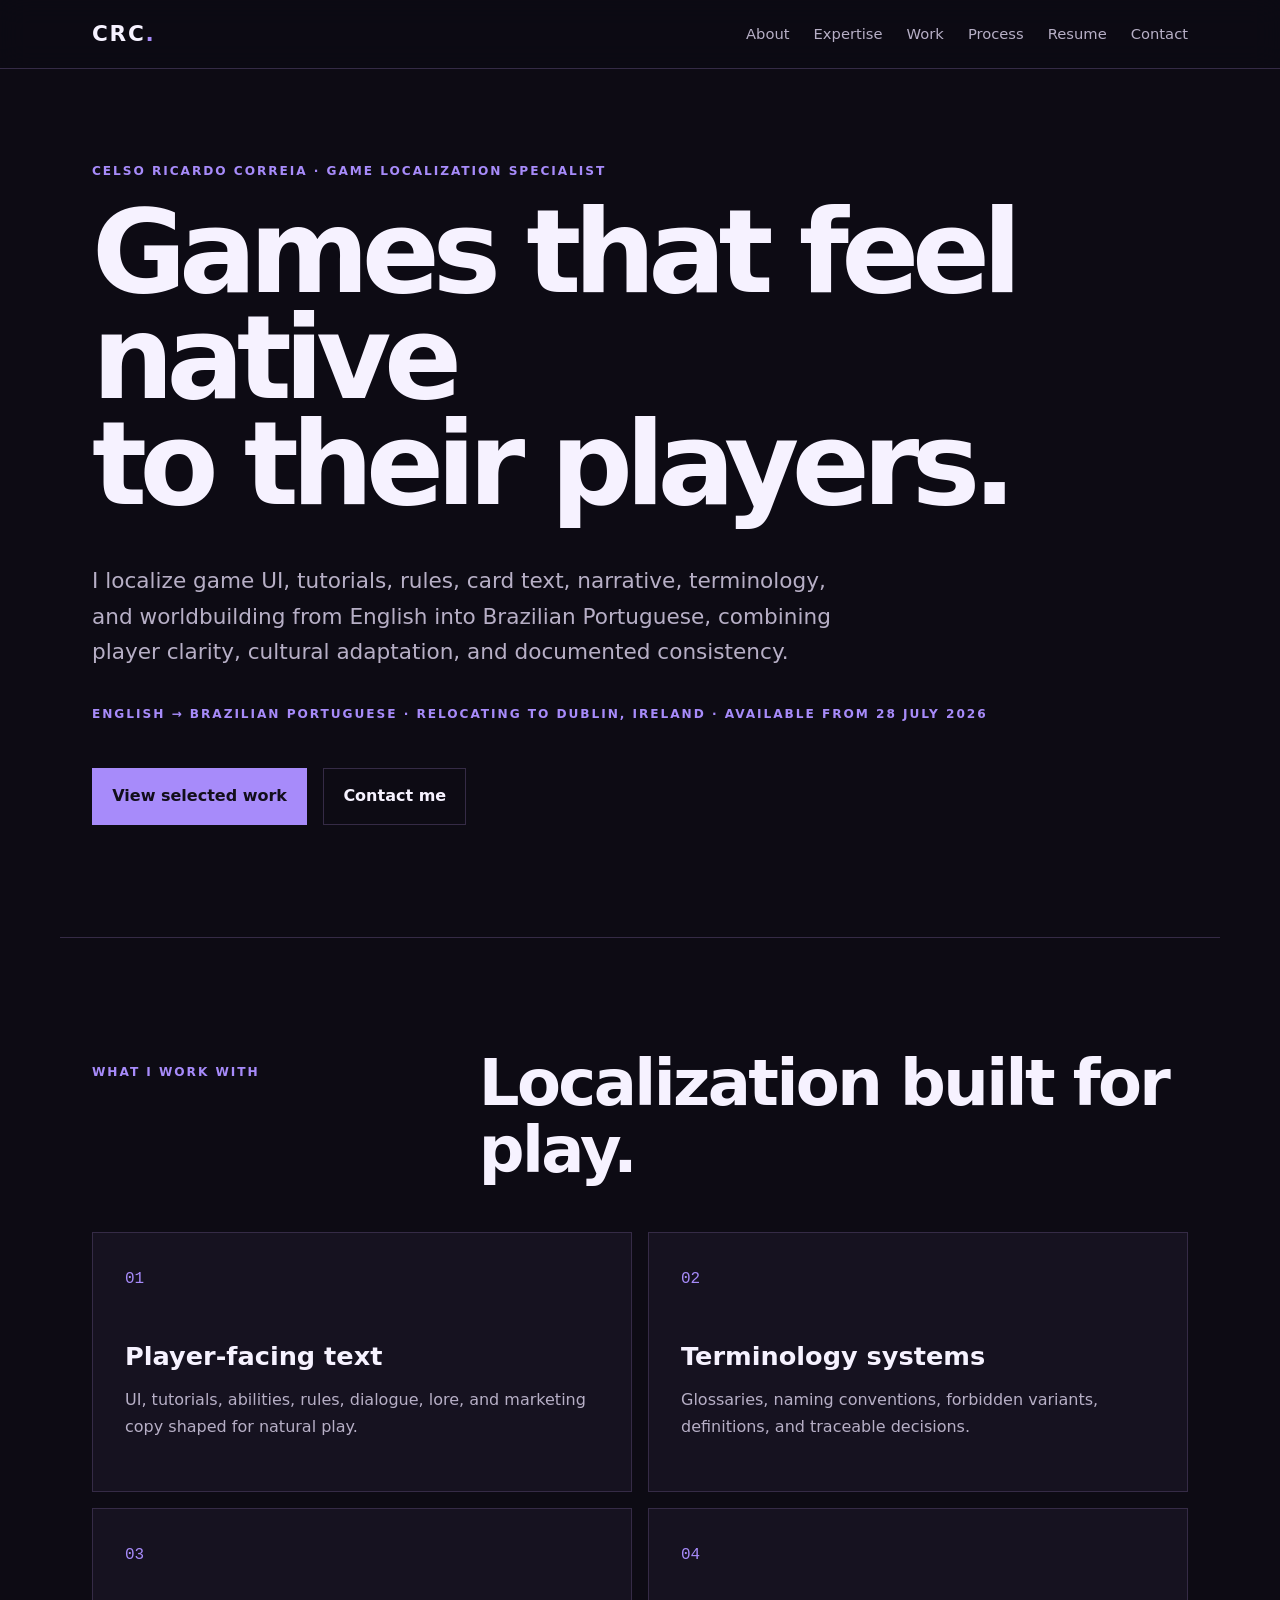
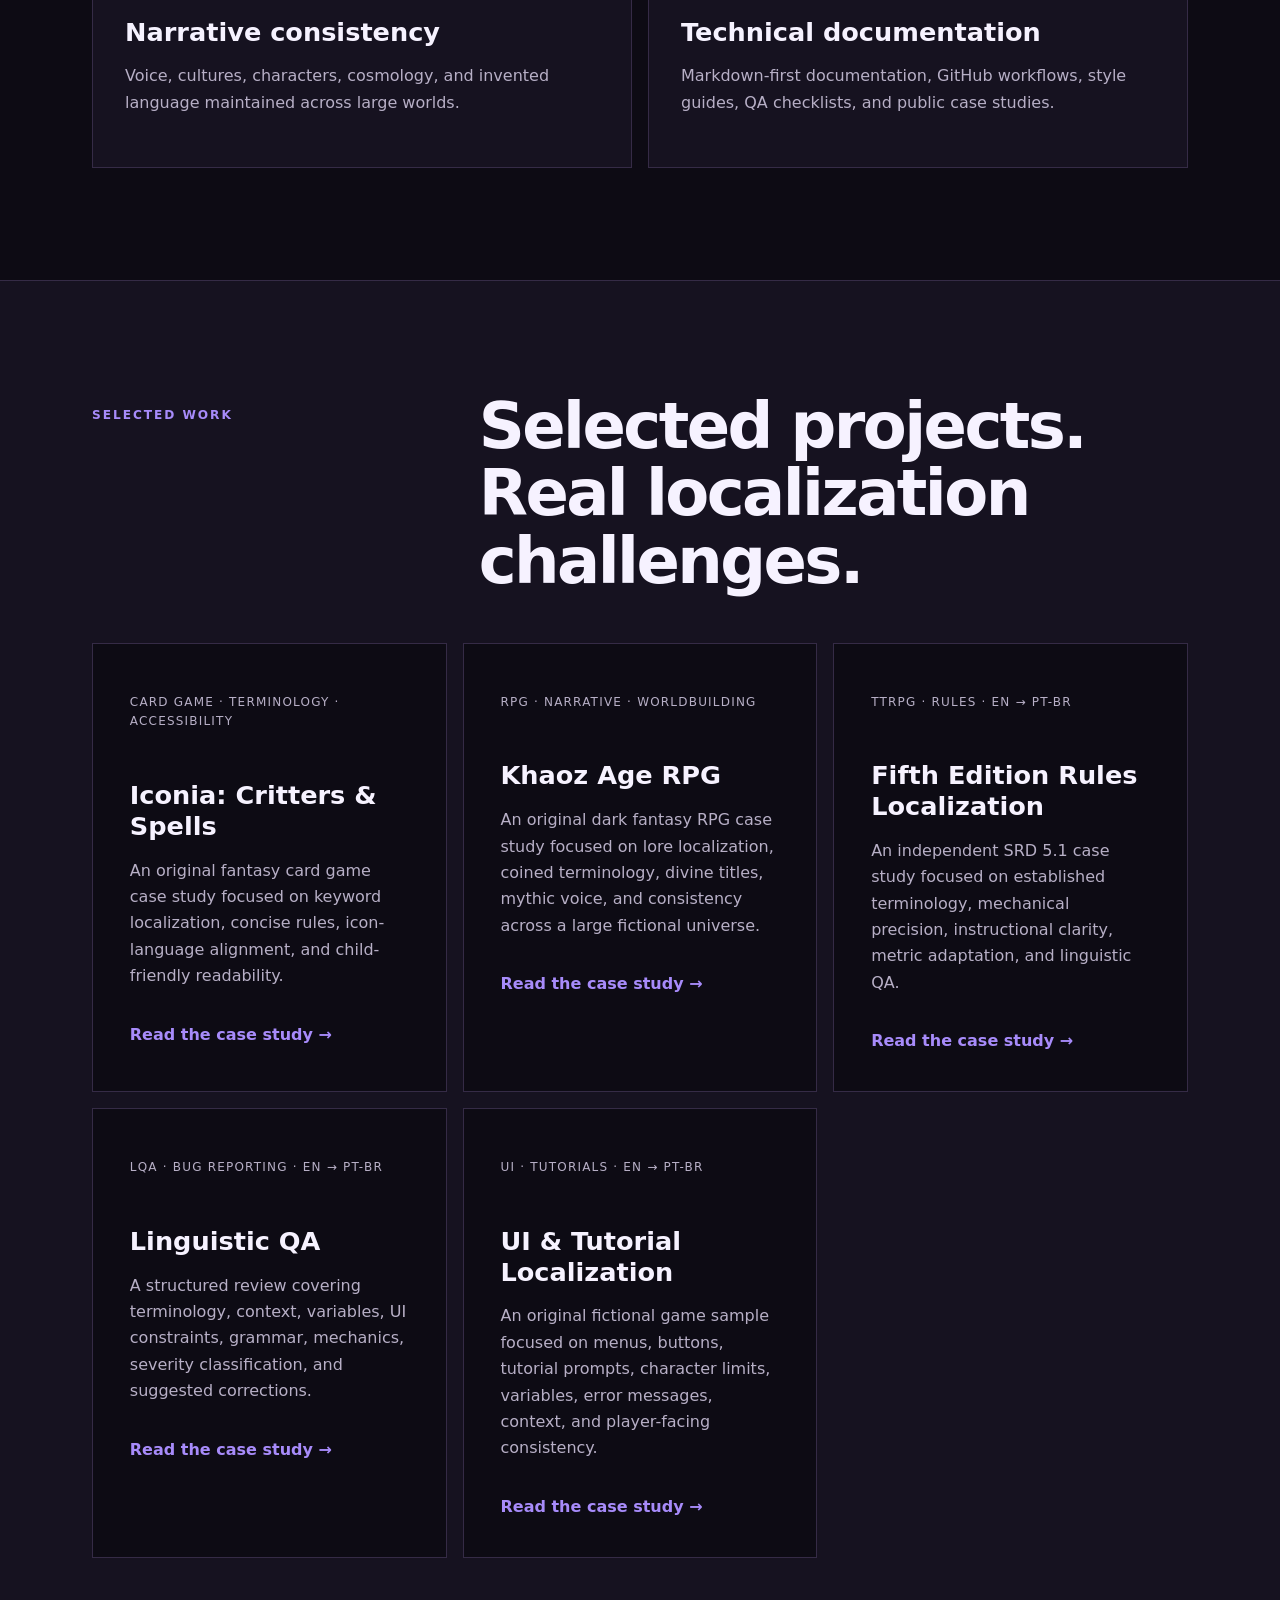
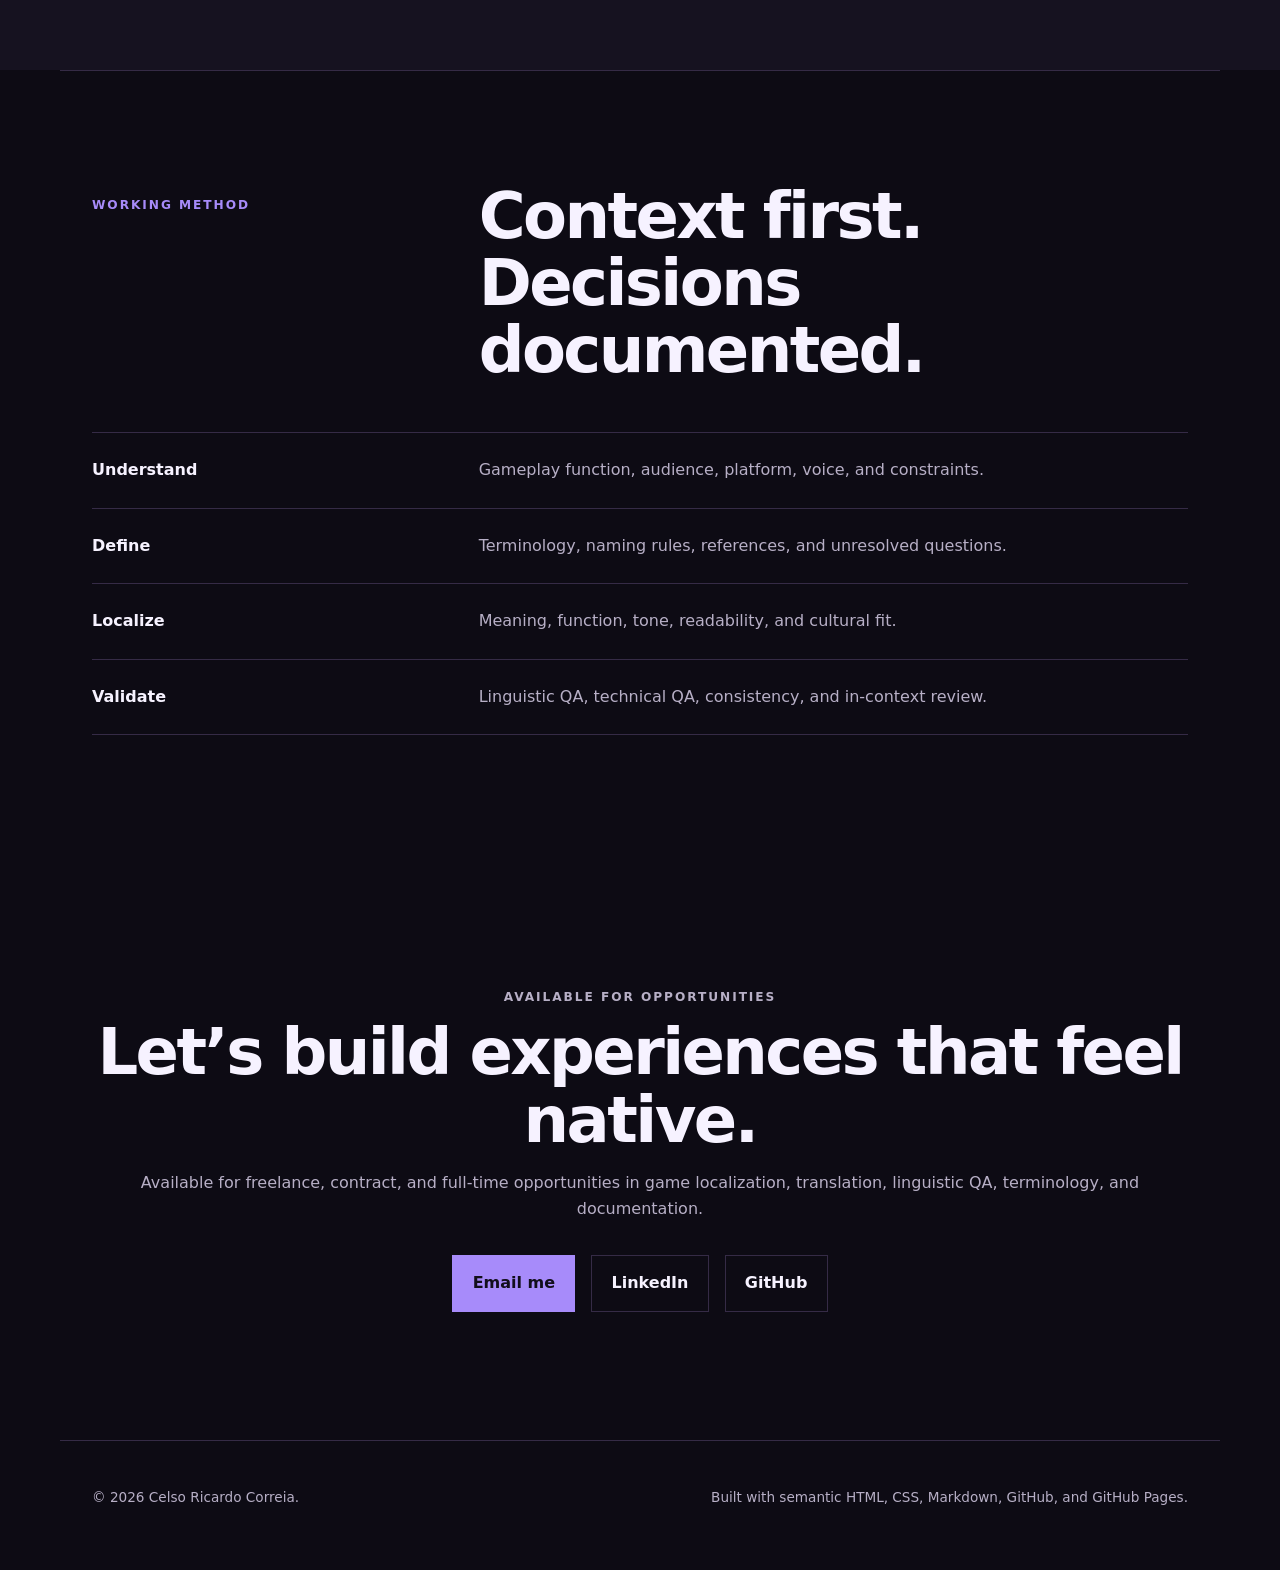
<file: website/index.html>
<!doctype html>
<html lang="en">
<head>
  <meta charset="utf-8">
  <meta name="viewport" content="width=device-width, initial-scale=1">
  <meta name="description" content="Portfolio of Celso Ricardo Correia, a Game Localization Specialist working from English into Brazilian Portuguese across UI, tutorials, rules, narrative, terminology, and worldbuilding.">
  <title>Celso Ricardo Correia | Game Localization Specialist</title>

  <link rel="canonical" href="https://celsorcorreia.github.io/Game-Localization-Portfolio/">
  <link rel="stylesheet" href="assets/css/style.css">

  <meta property="og:type" content="website">
  <meta property="og:title" content="Celso Ricardo Correia | Game Localization">
  <meta property="og:description" content="English-to-Brazilian Portuguese game localization, terminology, rules, narrative, and linguistic QA.">
  <meta property="og:url" content="https://celsorcorreia.github.io/Game-Localization-Portfolio/">
  <meta property="og:image" content="https://celsorcorreia.github.io/Game-Localization-Portfolio/assets/images/social-preview.png">
  <meta name="twitter:card" content="summary_large_image">
</head>
<body>
  <header class="site-header">
    <a class="brand" href="#top" aria-label="Celso Ricardo Correia — Home">CRC<span>.</span></a>

    <button
      class="menu-toggle"
      type="button"
      aria-expanded="false"
      aria-controls="primary-navigation"
      aria-label="Open navigation"
    >
      Menu
    </button>

    <nav id="primary-navigation" aria-label="Primary navigation">
      <a href="about.html">About</a>
      <a href="#expertise">Expertise</a>
      <a href="#projects">Work</a>
      <a href="#process">Process</a>
      <a href="resume.html">Resume</a>
      <a href="#contact">Contact</a>
    </nav>
  </header>

  <main id="top">
    <section class="hero">
      <p class="eyebrow">Celso Ricardo Correia · Game Localization Specialist</p>
      <h1>Games that feel native<br>to their players.</h1>
      <p class="hero-copy">I localize game UI, tutorials, rules, card text, narrative, terminology, and worldbuilding from English into Brazilian Portuguese, combining player clarity, cultural adaptation, and documented consistency.</p>
      <p class="eyebrow">English → Brazilian Portuguese · Relocating to Dublin, Ireland · Available from 28 July 2026</p>
      <div class="actions">
        <a class="button primary" href="#projects">View selected work</a>
        <a class="button secondary" href="#contact">Contact me</a>
      </div>
    </section>

    <section id="expertise" class="section">
      <div class="section-heading">
        <p class="eyebrow">What I work with</p>
        <h2>Localization built for play.</h2>
      </div>

      <div class="grid cards">
        <article>
          <span>01</span>
          <h3>Player-facing text</h3>
          <p>UI, tutorials, abilities, rules, dialogue, lore, and marketing copy shaped for natural play.</p>
        </article>
        <article>
          <span>02</span>
          <h3>Terminology systems</h3>
          <p>Glossaries, naming conventions, forbidden variants, definitions, and traceable decisions.</p>
        </article>
        <article>
          <span>03</span>
          <h3>Narrative consistency</h3>
          <p>Voice, cultures, characters, cosmology, and invented language maintained across large worlds.</p>
        </article>
        <article>
          <span>04</span>
          <h3>Technical documentation</h3>
          <p>Markdown-first documentation, GitHub workflows, style guides, QA checklists, and public case studies.</p>
        </article>
      </div>
    </section>

    <section id="projects" class="section alt">
      <div class="section-heading">
        <p class="eyebrow">Selected work</p>
        <h2>Selected projects. Real localization challenges.</h2>
      </div>

      <div class="projects">
        <article class="project">
          <p class="project-type">Card Game · Terminology · Accessibility</p>
          <h3>Iconia: Critters &amp; Spells</h3>
          <p>An original fantasy card game case study focused on keyword localization, concise rules, icon-language alignment, and child-friendly readability.</p>
          <a href="case-studies/iconia-keywords.html">Read the case study →</a>
        </article>

        <article class="project">
          <p class="project-type">RPG · Narrative · Worldbuilding</p>
          <h3>Khaoz Age RPG</h3>
          <p>An original dark fantasy RPG case study focused on lore localization, coined terminology, divine titles, mythic voice, and consistency across a large fictional universe.</p>
          <a href="case-studies/khaoz-age-rpg.html">Read the case study →</a>
        </article>

        <article class="project">
          <p class="project-type">TTRPG · Rules · EN → PT-BR</p>
          <h3>Fifth Edition Rules Localization</h3>
          <p>An independent SRD 5.1 case study focused on established terminology, mechanical precision, instructional clarity, metric adaptation, and linguistic QA.</p>
          <a href="case-studies/ttrpg-rules-localization.html">Read the case study →</a>
        </article>

        <article class="project">
          <p class="project-type">LQA · Bug Reporting · EN → PT-BR</p>
          <h3>Linguistic QA</h3>
          <p>A structured review covering terminology, context, variables, UI constraints, grammar, mechanics, severity classification, and suggested corrections.</p>
          <a href="case-studies/linguistic-qa.html">Read the case study →</a>
        </article>

        <article class="project">
          <p class="project-type">UI · Tutorials · EN → PT-BR</p>
          <h3>UI &amp; Tutorial Localization</h3>
          <p>An original fictional game sample focused on menus, buttons, tutorial prompts, character limits, variables, error messages, context, and player-facing consistency.</p>
          <a href="case-studies/ui-tutorial-localization.html">Read the case study →</a>
        </article>
      </div>
    </section>

    <section id="process" class="section">
      <div class="section-heading">
        <p class="eyebrow">Working method</p>
        <h2>Context first. Decisions documented.</h2>
      </div>

      <ol class="process">
        <li><strong>Understand</strong><span>Gameplay function, audience, platform, voice, and constraints.</span></li>
        <li><strong>Define</strong><span>Terminology, naming rules, references, and unresolved questions.</span></li>
        <li><strong>Localize</strong><span>Meaning, function, tone, readability, and cultural fit.</span></li>
        <li><strong>Validate</strong><span>Linguistic QA, technical QA, consistency, and in-context review.</span></li>
      </ol>
    </section>

    <section id="contact" class="contact">
      <p class="eyebrow">Available for opportunities</p>
      <h2>Let’s build experiences that feel native.</h2>
      <p>Available for freelance, contract, and full-time opportunities in game localization, translation, linguistic QA, terminology, and documentation.</p>

      <div class="actions">
        <a class="button primary" href="mailto:celsor.correia@gmail.com">Email me</a>
        <a class="button secondary" href="https://www.linkedin.com/in/celso-ricardo-correia/" target="_blank" rel="noopener noreferrer">LinkedIn</a>
        <a class="button secondary" href="https://github.com/celsorcorreia" target="_blank" rel="noopener noreferrer">GitHub</a>
      </div>
    </section>
  </main>

  <footer>
    <p>© <span id="year"></span> Celso Ricardo Correia.</p>
    <p>Built with semantic HTML, CSS, Markdown, GitHub, and GitHub Pages.</p>
  </footer>

  <script src="assets/js/main.js"></script>
</body>
</html>
</file>
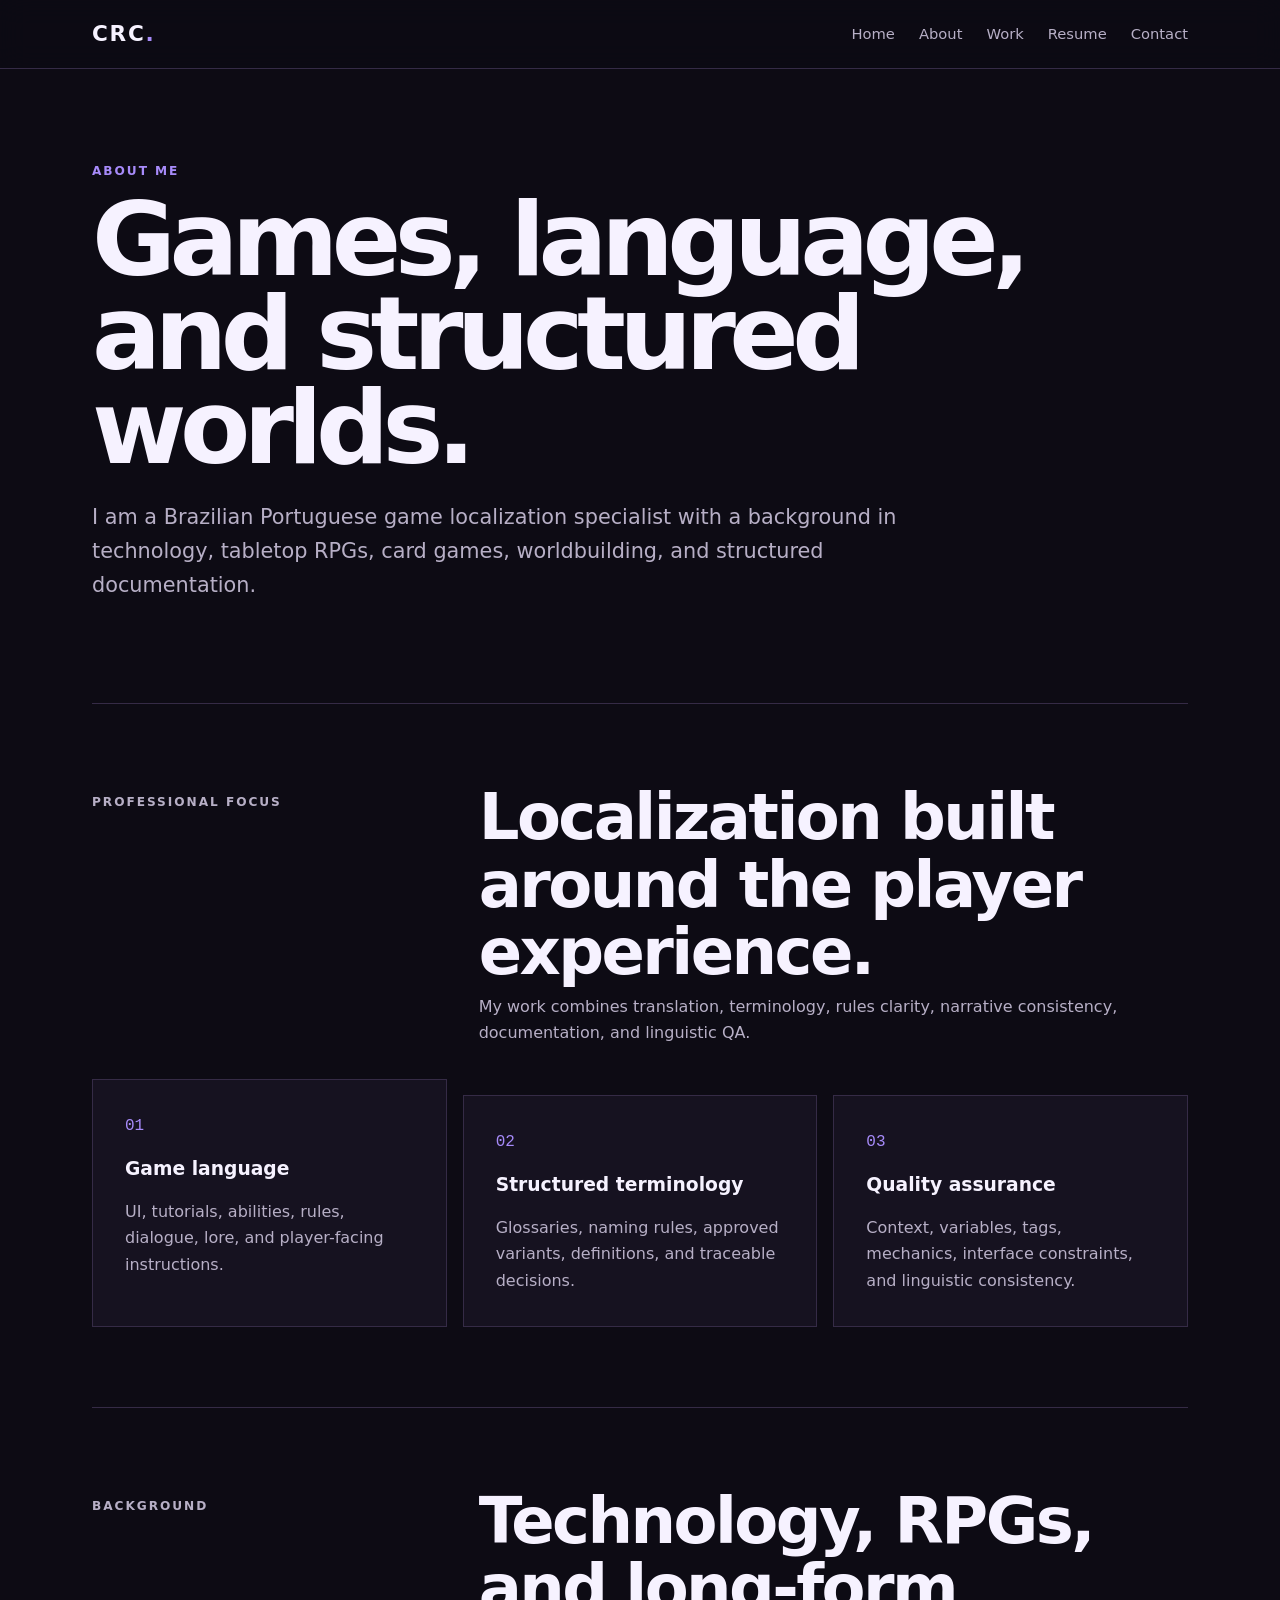
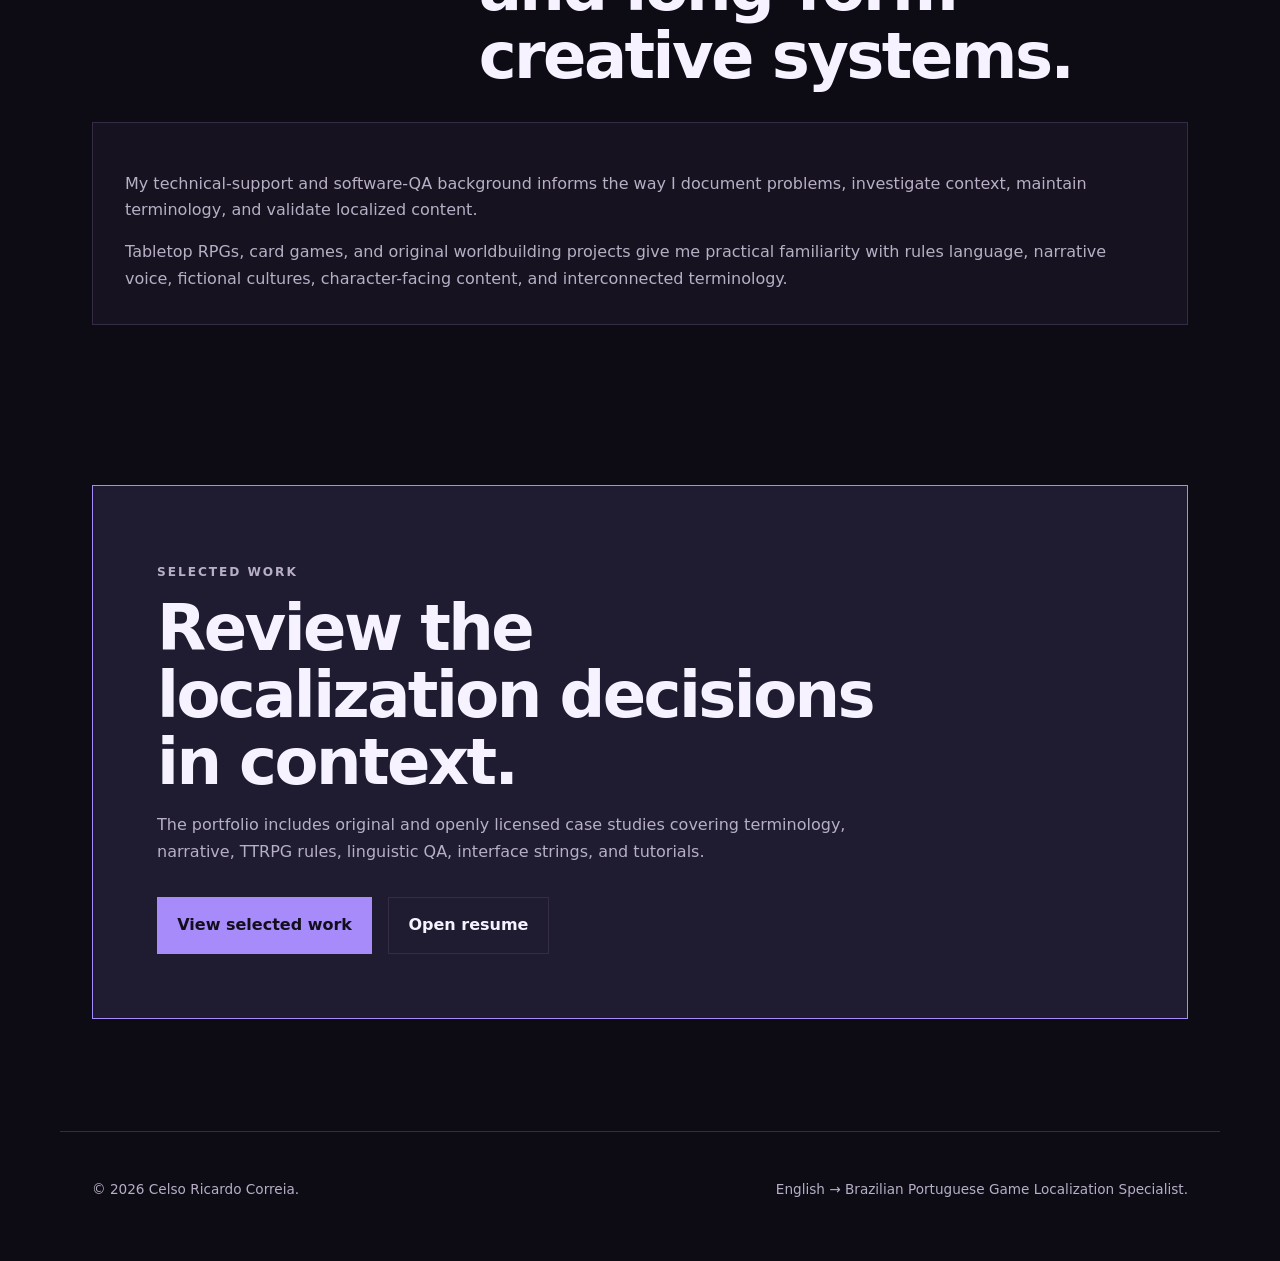
<file: website/about.html>
<!doctype html>
<html lang="en">
<head>
  <meta charset="utf-8">
  <meta name="viewport" content="width=device-width, initial-scale=1">
  <meta name="description" content="About Celso Ricardo Correia, an English-to-Brazilian Portuguese Game Localization Specialist.">
  <title>About | Celso Ricardo Correia</title>

  <link rel="canonical" href="https://celsorcorreia.github.io/Game-Localization-Portfolio/about.html">
  <link rel="stylesheet" href="assets/css/style.css">

  <meta property="og:type" content="profile">
  <meta property="og:title" content="About | Celso Ricardo Correia">
  <meta property="og:description" content="Game localization, terminology, TTRPG rules, narrative, worldbuilding, documentation, and linguistic QA.">
  <meta property="og:url" content="https://celsorcorreia.github.io/Game-Localization-Portfolio/about.html">
  <meta property="og:image" content="https://celsorcorreia.github.io/Game-Localization-Portfolio/assets/images/social-preview.png">
  <meta name="twitter:card" content="summary_large_image">
</head>
<body>
  <header class="site-header">
    <a class="brand" href="index.html" aria-label="Celso Ricardo Correia — Home">CRC<span>.</span></a>

    <button
      class="menu-toggle"
      type="button"
      aria-expanded="false"
      aria-controls="primary-navigation"
      aria-label="Open navigation"
    >
      Menu
    </button>

    <nav id="primary-navigation" aria-label="Primary navigation">
      <a href="index.html">Home</a>
      <a href="about.html" aria-current="page">About</a>
      <a href="index.html#projects">Work</a>
      <a href="resume.html">Resume</a>
      <a href="index.html#contact">Contact</a>
    </nav>
  </header>

  <main class="case-main">
    <section class="case-hero">
      <p class="eyebrow">About me</p>
      <h1>Games, language,<br>and structured worlds.</h1>

      <p class="case-lead">
        I am a Brazilian Portuguese game localization specialist with a
        background in technology, tabletop RPGs, card games, worldbuilding,
        and structured documentation.
      </p>
    </section>

    <section class="case-section">
      <div class="case-section-heading">
        <p class="eyebrow">Professional focus</p>
        <div>
          <h2>Localization built around the player experience.</h2>
          <p>
            My work combines translation, terminology, rules clarity,
            narrative consistency, documentation, and linguistic QA.
          </p>
        </div>
      </div>

      <div class="objectives-grid">
        <article class="case-card objective-card">
          <span class="objective-number">01</span>
          <h3>Game language</h3>
          <p>UI, tutorials, abilities, rules, dialogue, lore, and player-facing instructions.</p>
        </article>

        <article class="case-card objective-card">
          <span class="objective-number">02</span>
          <h3>Structured terminology</h3>
          <p>Glossaries, naming rules, approved variants, definitions, and traceable decisions.</p>
        </article>

        <article class="case-card objective-card">
          <span class="objective-number">03</span>
          <h3>Quality assurance</h3>
          <p>Context, variables, tags, mechanics, interface constraints, and linguistic consistency.</p>
        </article>
      </div>
    </section>

    <section class="case-section">
      <div class="case-section-heading">
        <p class="eyebrow">Background</p>
        <div>
          <h2>Technology, RPGs, and long-form creative systems.</h2>
        </div>
      </div>

      <article class="case-card">
        <p>
          My technical-support and software-QA background informs the way I
          document problems, investigate context, maintain terminology, and
          validate localized content.
        </p>
        <p>
          Tabletop RPGs, card games, and original worldbuilding projects give
          me practical familiarity with rules language, narrative voice,
          fictional cultures, character-facing content, and interconnected
          terminology.
        </p>
      </article>
    </section>

    <section class="case-cta">
      <p class="eyebrow">Selected work</p>
      <h2>Review the localization decisions in context.</h2>
      <p>
        The portfolio includes original and openly licensed case studies
        covering terminology, narrative, TTRPG rules, linguistic QA,
        interface strings, and tutorials.
      </p>

      <div class="actions">
        <a class="button primary" href="index.html#projects">View selected work</a>
        <a class="button secondary" href="resume.html">Open resume</a>
      </div>
    </section>
  </main>

  <footer>
    <p>© <span id="year"></span> Celso Ricardo Correia.</p>
    <p>English → Brazilian Portuguese Game Localization Specialist.</p>
  </footer>

  <script src="assets/js/main.js"></script>
</body>
</html>
</file>
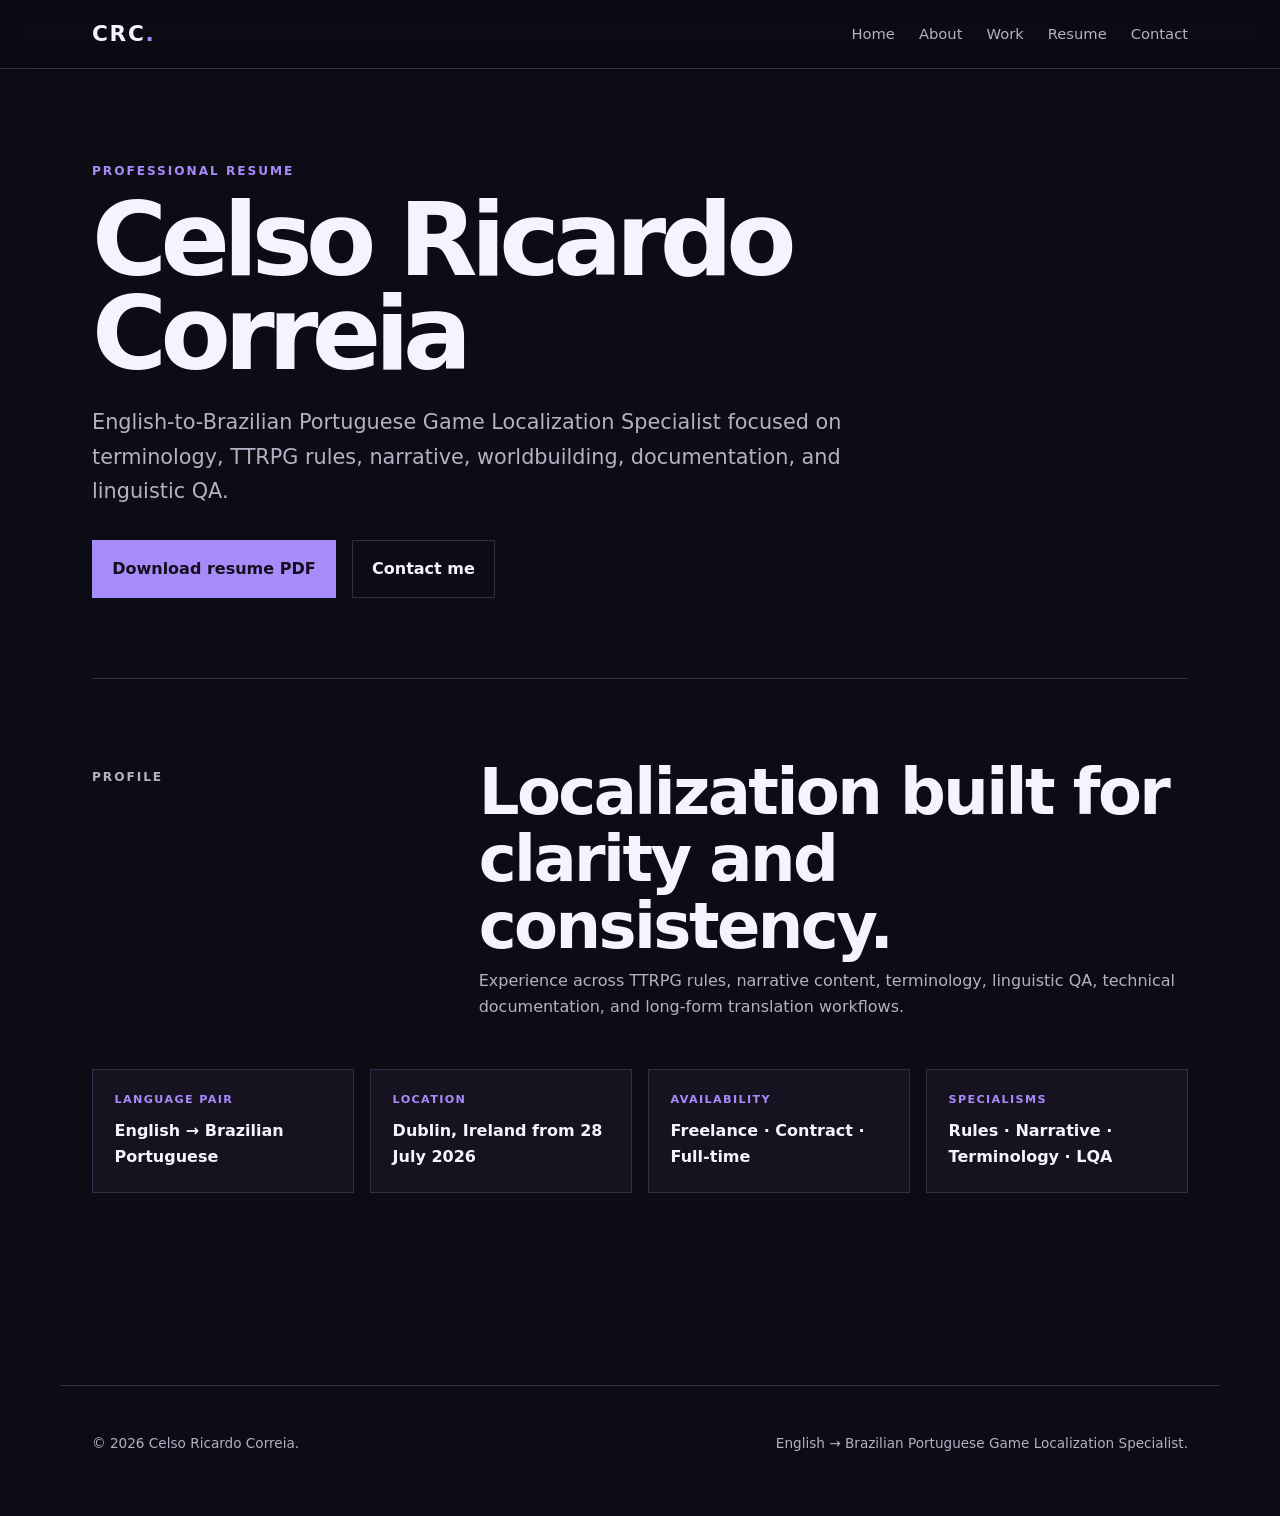
<file: website/resume.html>
<!doctype html>
<html lang="en">
<head>
  <meta charset="utf-8">
  <meta name="viewport" content="width=device-width, initial-scale=1">
  <meta name="description" content="Resume of Celso Ricardo Correia, English-to-Brazilian Portuguese Game Localization Specialist.">
  <title>Resume | Celso Ricardo Correia</title>

  <link rel="canonical" href="https://celsorcorreia.github.io/Game-Localization-Portfolio/resume.html">
  <link rel="stylesheet" href="assets/css/style.css">

  <meta property="og:type" content="profile">
  <meta property="og:title" content="Resume | Celso Ricardo Correia">
  <meta property="og:description" content="English-to-Brazilian Portuguese game localization, terminology, TTRPG rules, narrative, and linguistic QA.">
  <meta property="og:url" content="https://celsorcorreia.github.io/Game-Localization-Portfolio/resume.html">
  <meta property="og:image" content="https://celsorcorreia.github.io/Game-Localization-Portfolio/assets/images/social-preview.png">
  <meta name="twitter:card" content="summary_large_image">
</head>
<body>
  <header class="site-header">
    <a class="brand" href="index.html" aria-label="Celso Ricardo Correia — Home">CRC<span>.</span></a>

    <button
      class="menu-toggle"
      type="button"
      aria-expanded="false"
      aria-controls="primary-navigation"
      aria-label="Open navigation"
    >
      Menu
    </button>

    <nav id="primary-navigation" aria-label="Primary navigation">
      <a href="index.html">Home</a>
      <a href="about.html">About</a>
      <a href="index.html#projects">Work</a>
      <a href="resume.html" aria-current="page">Resume</a>
      <a href="index.html#contact">Contact</a>
    </nav>
  </header>

  <main class="case-main">
    <section class="case-hero">
      <p class="eyebrow">Professional resume</p>
      <h1>Celso Ricardo<br>Correia</h1>

      <p class="case-lead">
        English-to-Brazilian Portuguese Game Localization Specialist
        focused on terminology, TTRPG rules, narrative, worldbuilding,
        documentation, and linguistic QA.
      </p>

      <div class="actions">
        <a
          class="button primary"
          href="assets/documents/celso-ricardo-correia-resume.pdf"
          target="_blank"
          rel="noopener noreferrer"
        >
          Download resume PDF
        </a>

        <a class="button secondary" href="mailto:celsor.correia@gmail.com">
          Contact me
        </a>
      </div>
    </section>

    <section class="case-section">
      <div class="case-section-heading">
        <p class="eyebrow">Profile</p>
        <div>
          <h2>Localization built for clarity and consistency.</h2>
          <p>
            Experience across TTRPG rules, narrative content, terminology,
            linguistic QA, technical documentation, and long-form translation workflows.
          </p>
        </div>
      </div>

      <div class="meta-grid">
        <article class="meta-card">
          <span class="meta-label">Language pair</span>
          <span class="meta-value">English → Brazilian Portuguese</span>
        </article>
        <article class="meta-card">
          <span class="meta-label">Location</span>
          <span class="meta-value">Dublin, Ireland from 28 July 2026</span>
        </article>
        <article class="meta-card">
          <span class="meta-label">Availability</span>
          <span class="meta-value">Freelance · Contract · Full-time</span>
        </article>
        <article class="meta-card">
          <span class="meta-label">Specialisms</span>
          <span class="meta-value">Rules · Narrative · Terminology · LQA</span>
        </article>
      </div>
    </section>
  </main>

  <footer>
    <p>© <span id="year"></span> Celso Ricardo Correia.</p>
    <p>English → Brazilian Portuguese Game Localization Specialist.</p>
  </footer>

  <script src="assets/js/main.js"></script>
</body>
</html>
</file>
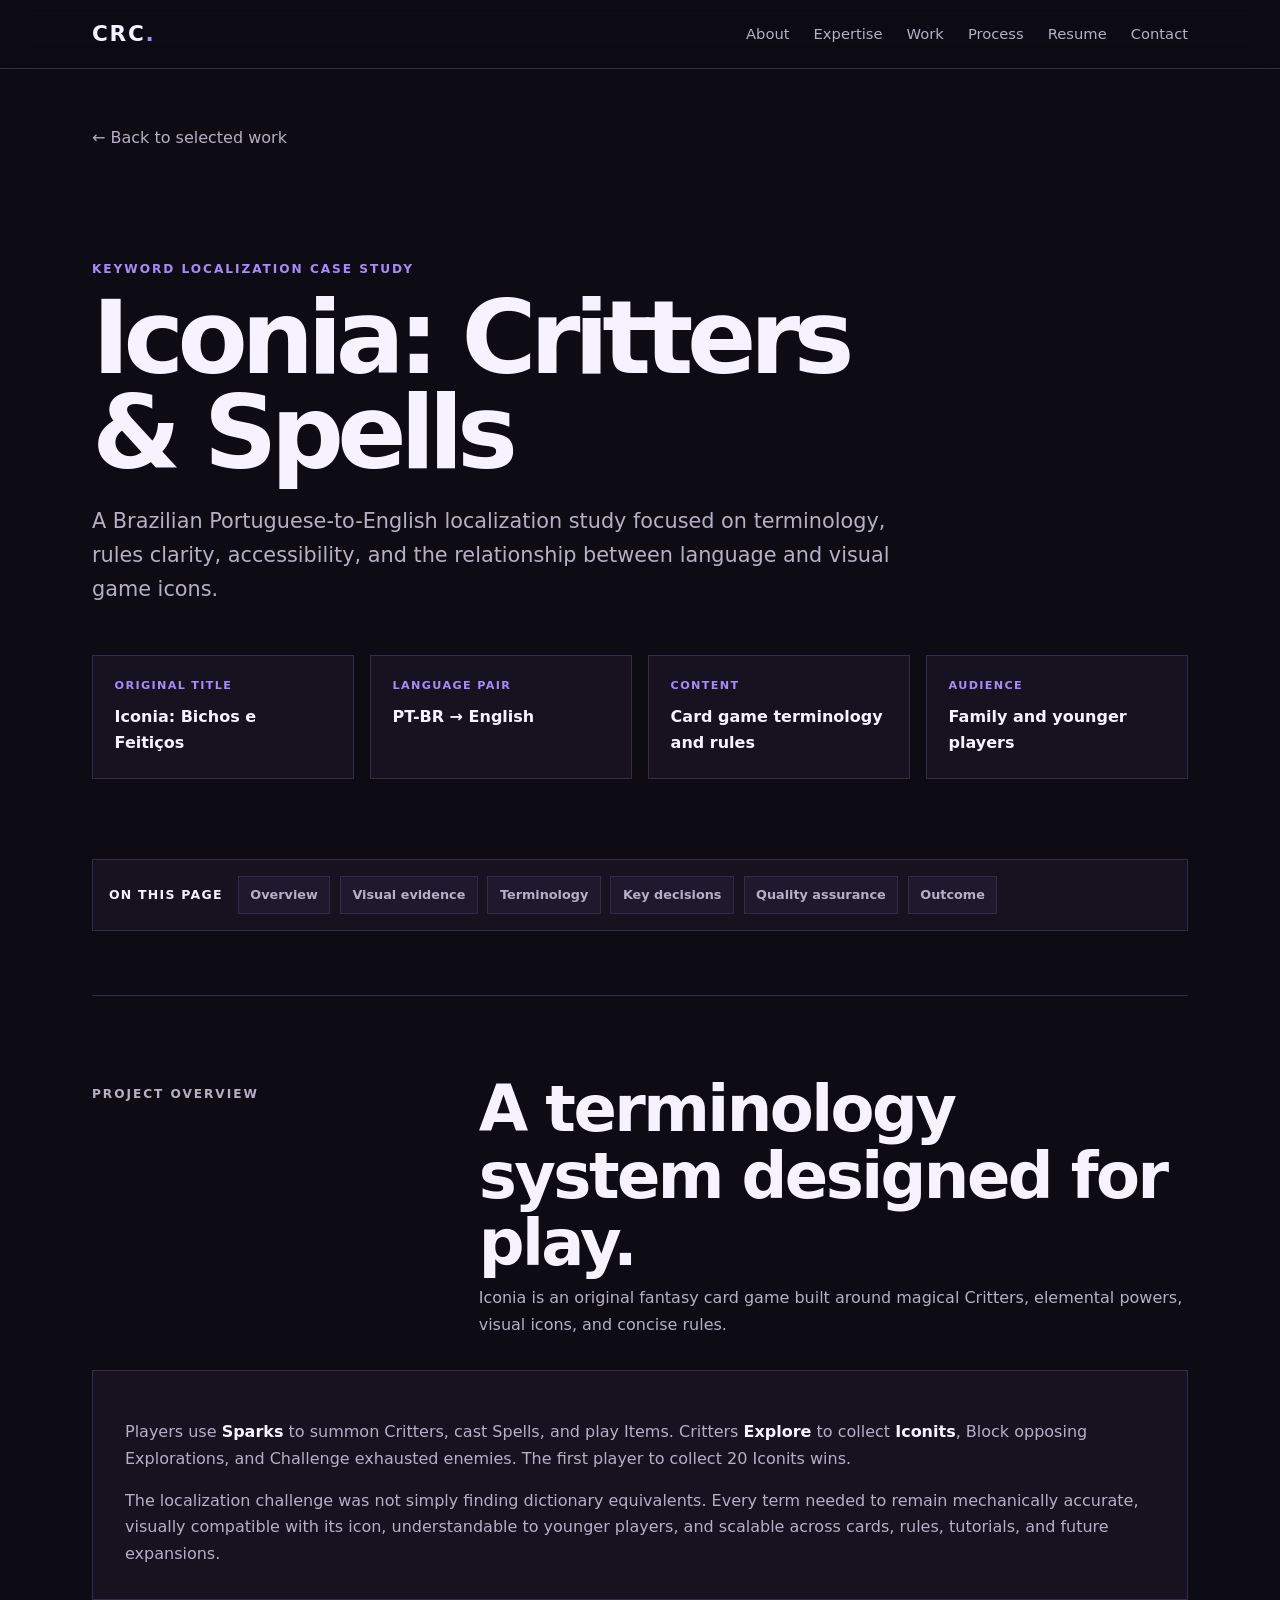
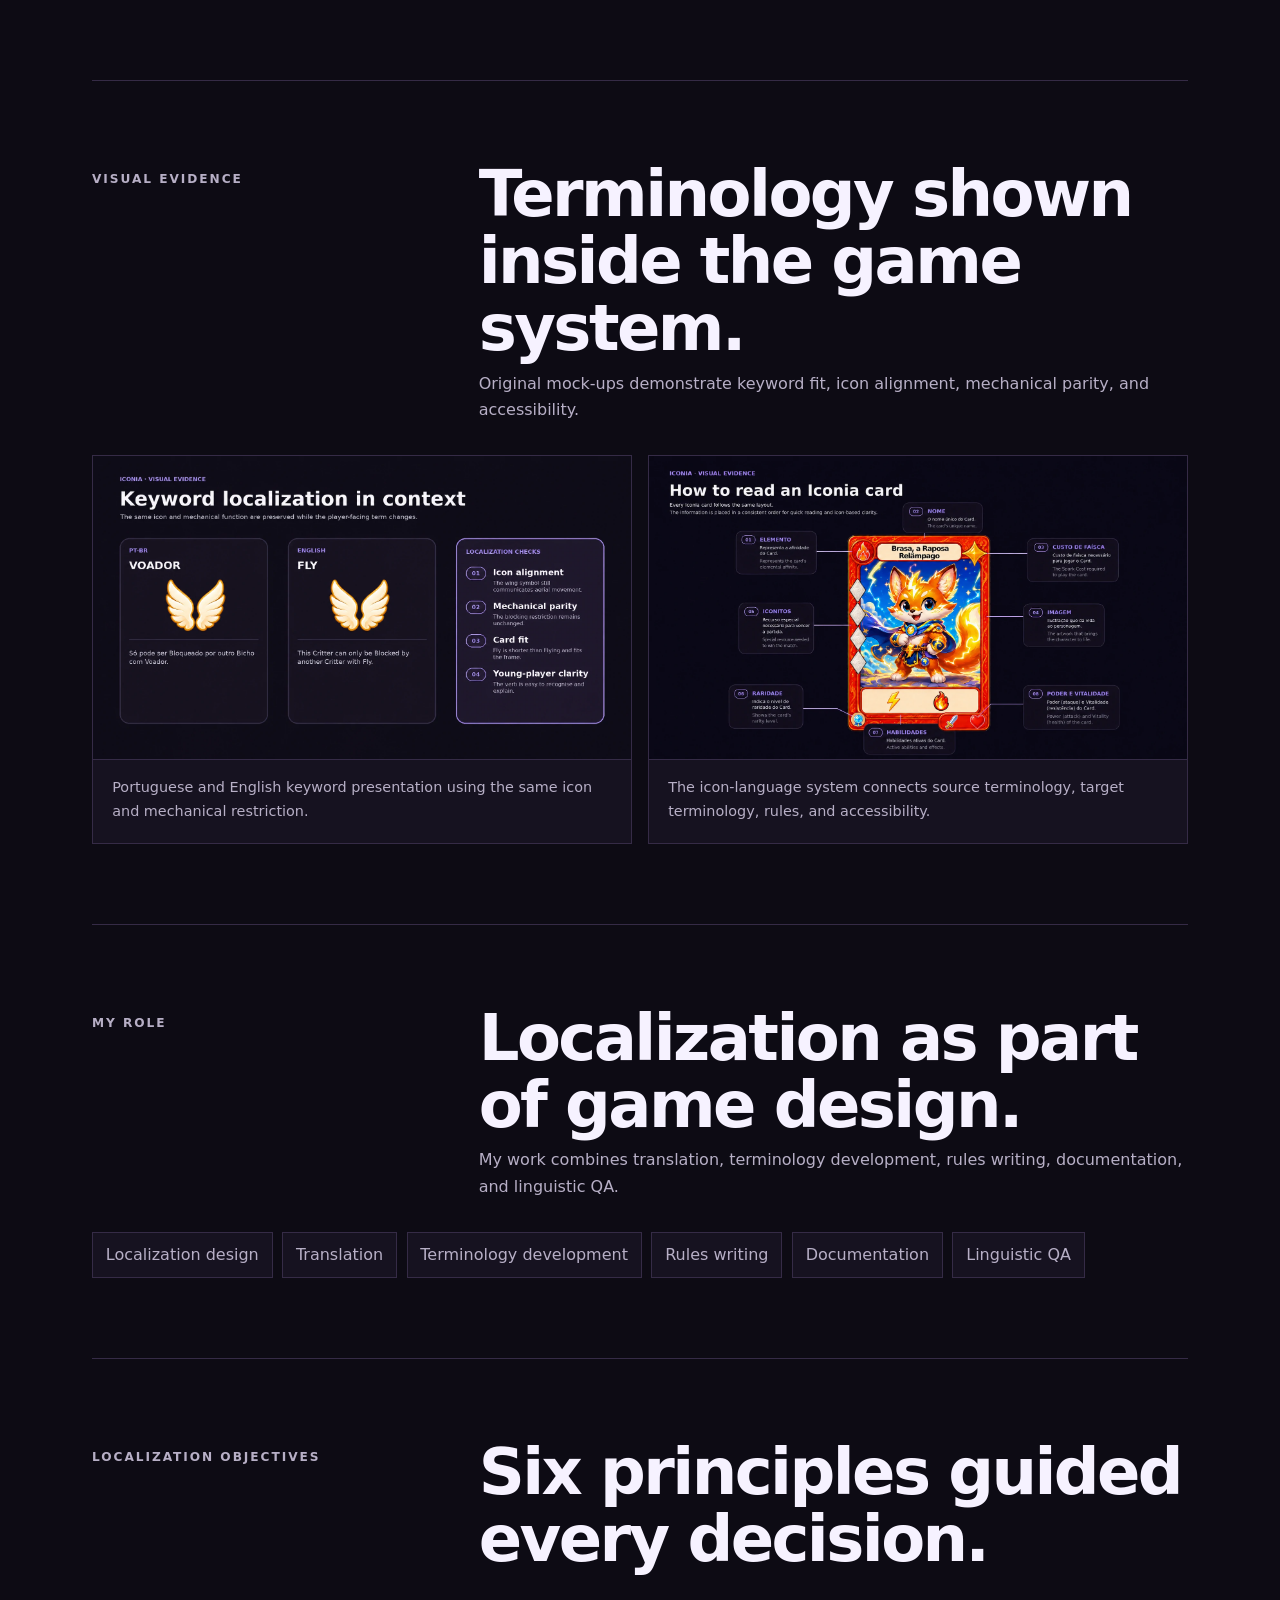
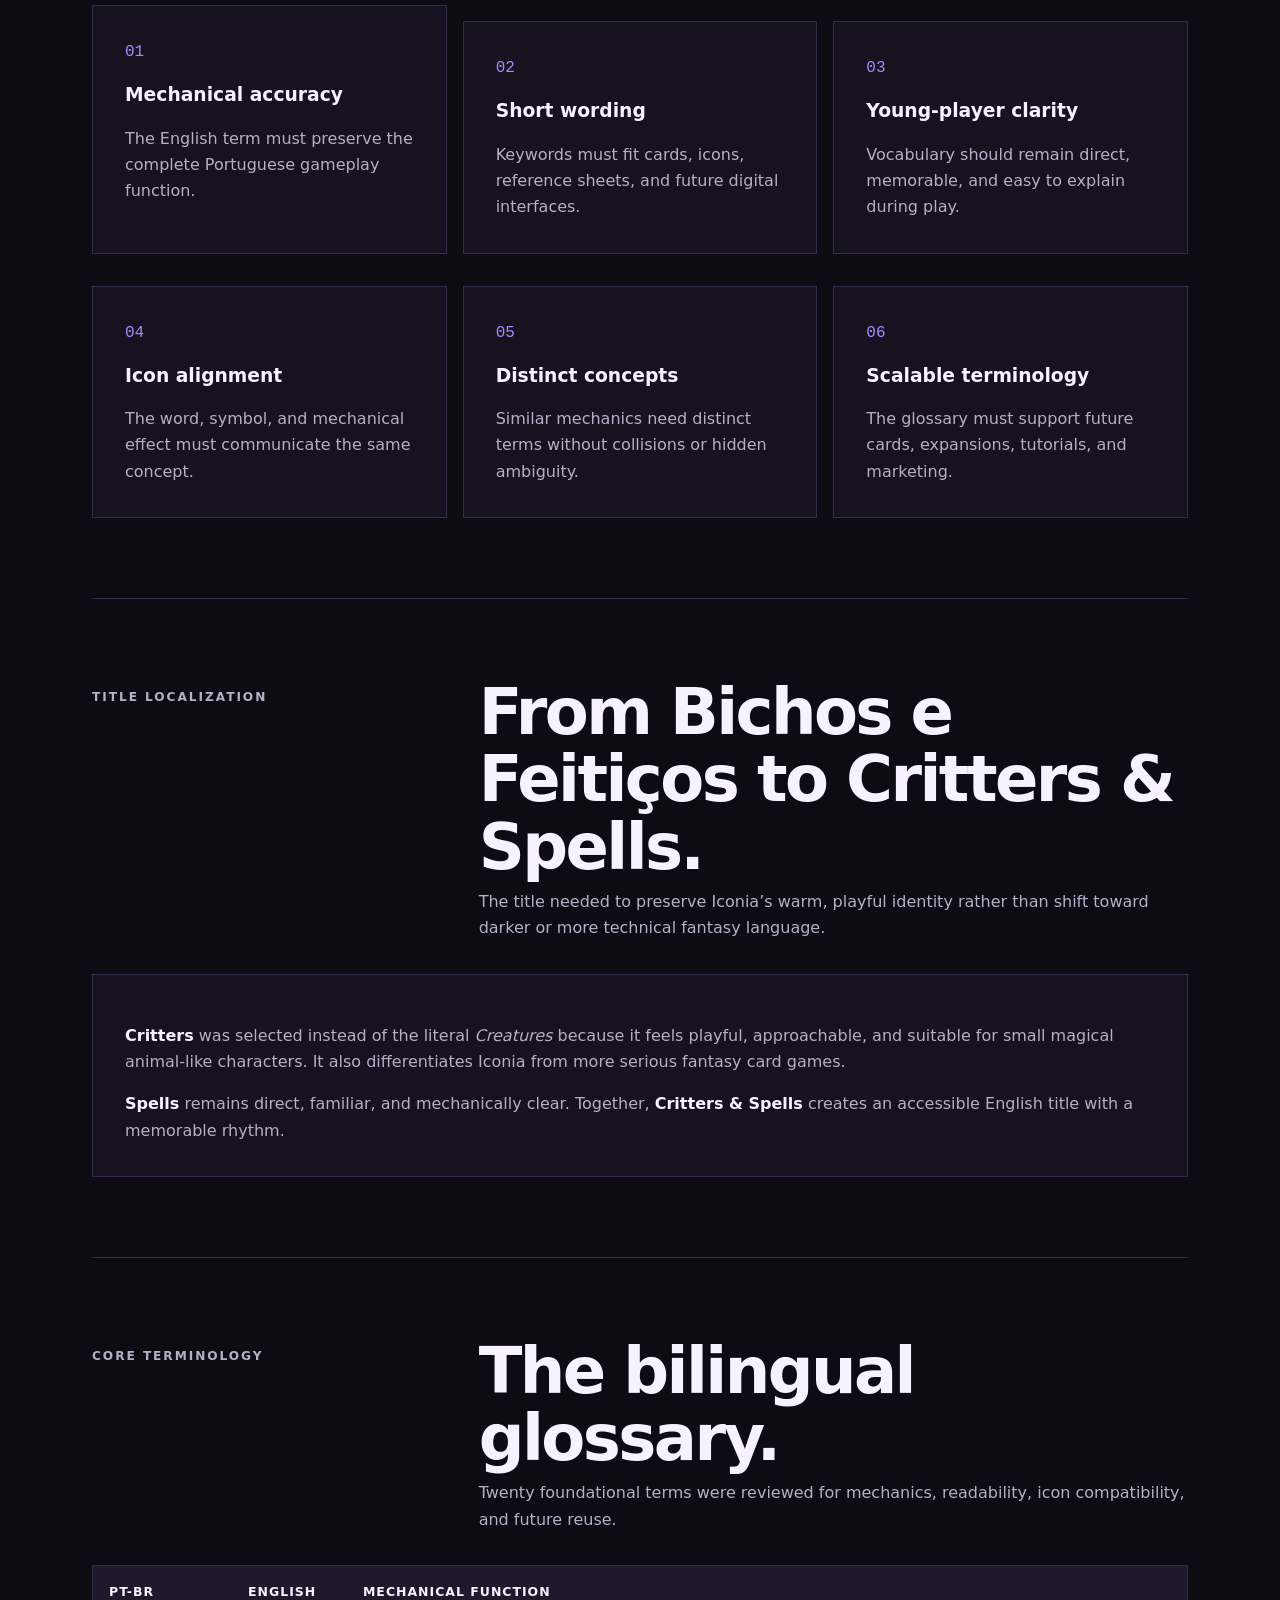
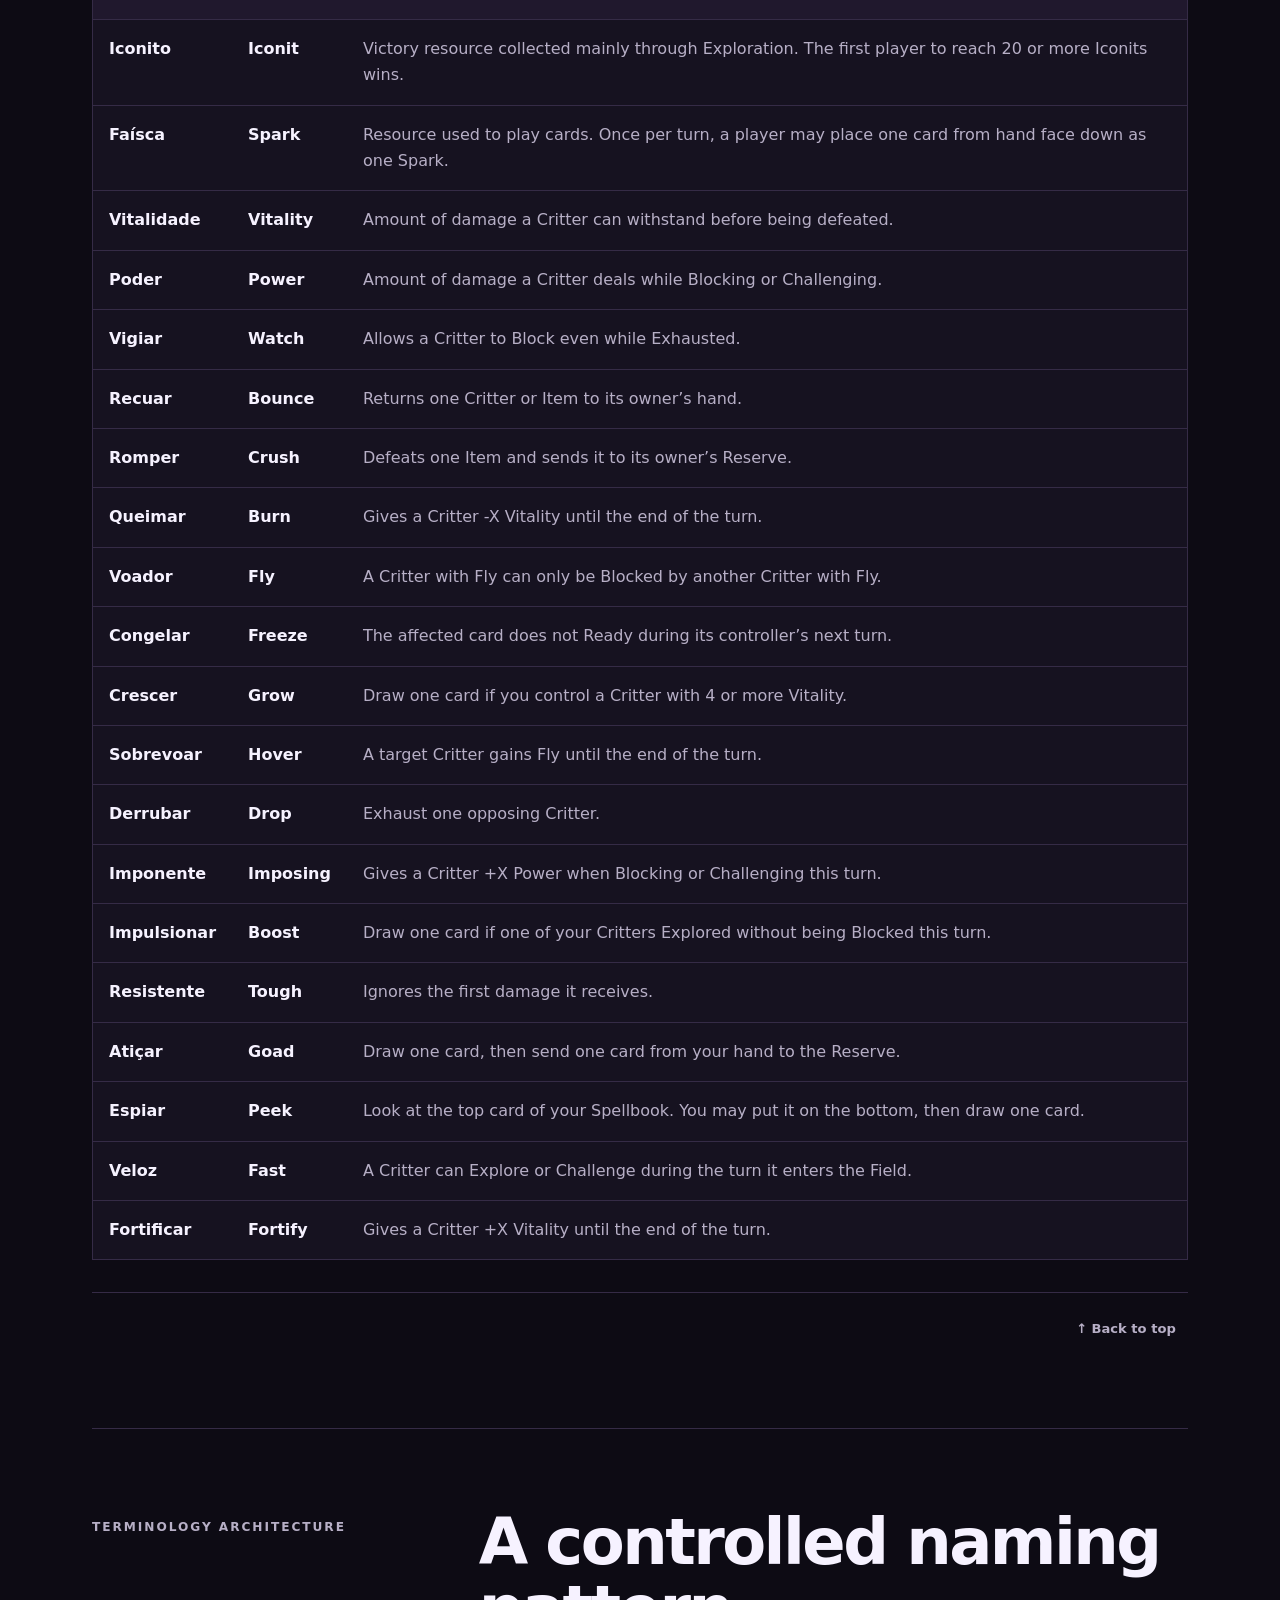
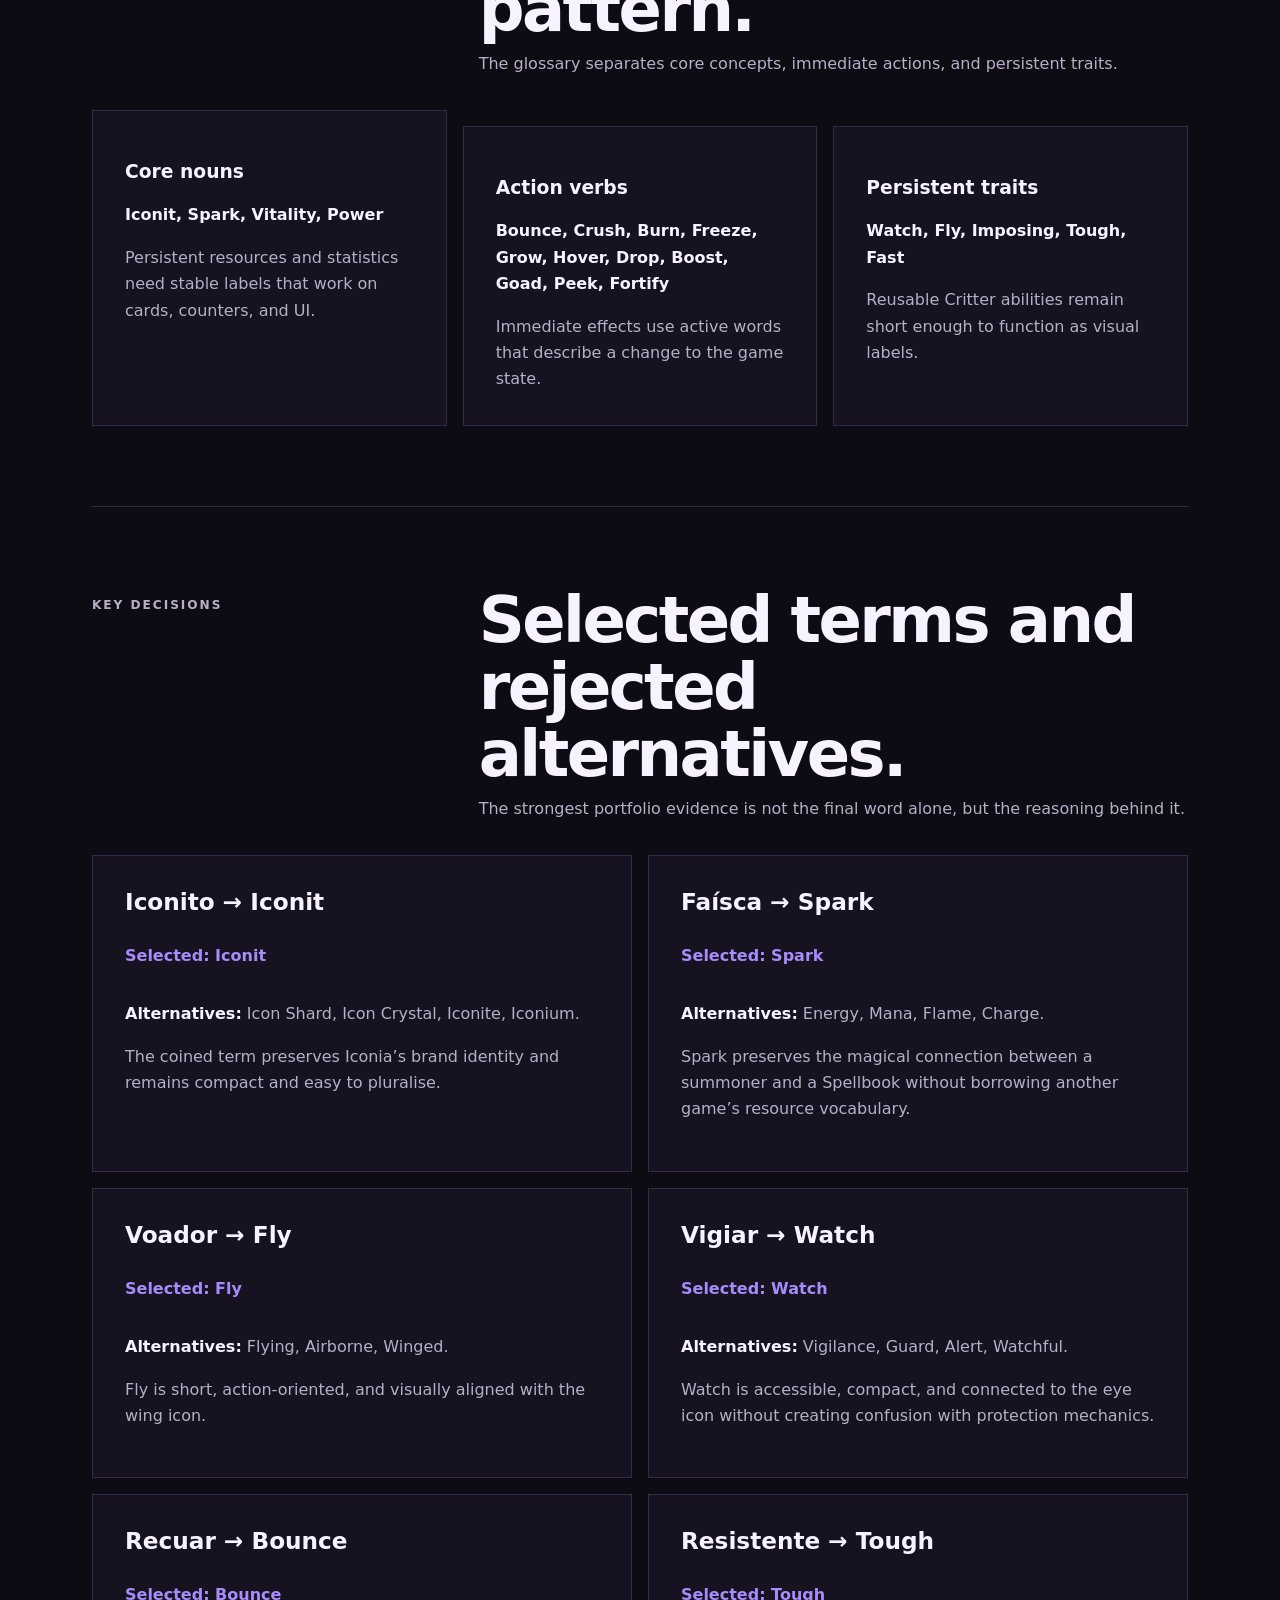
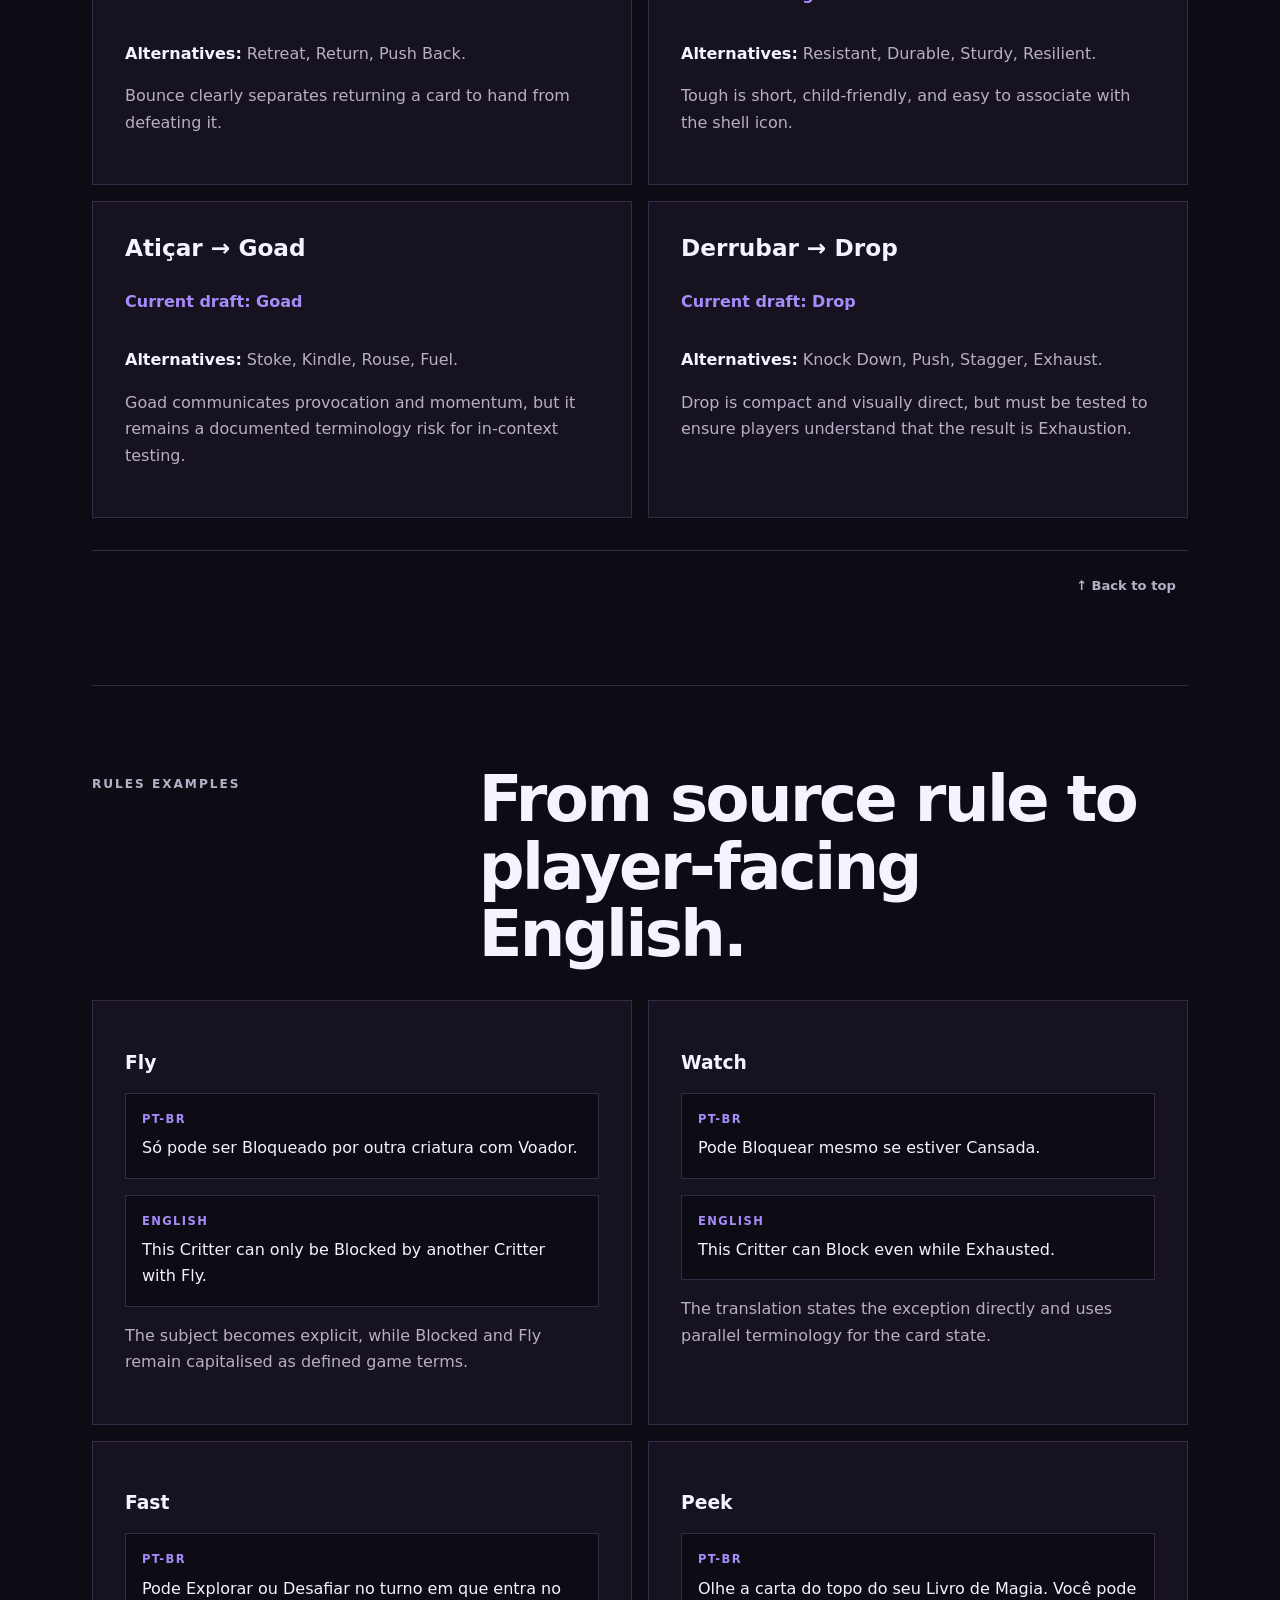
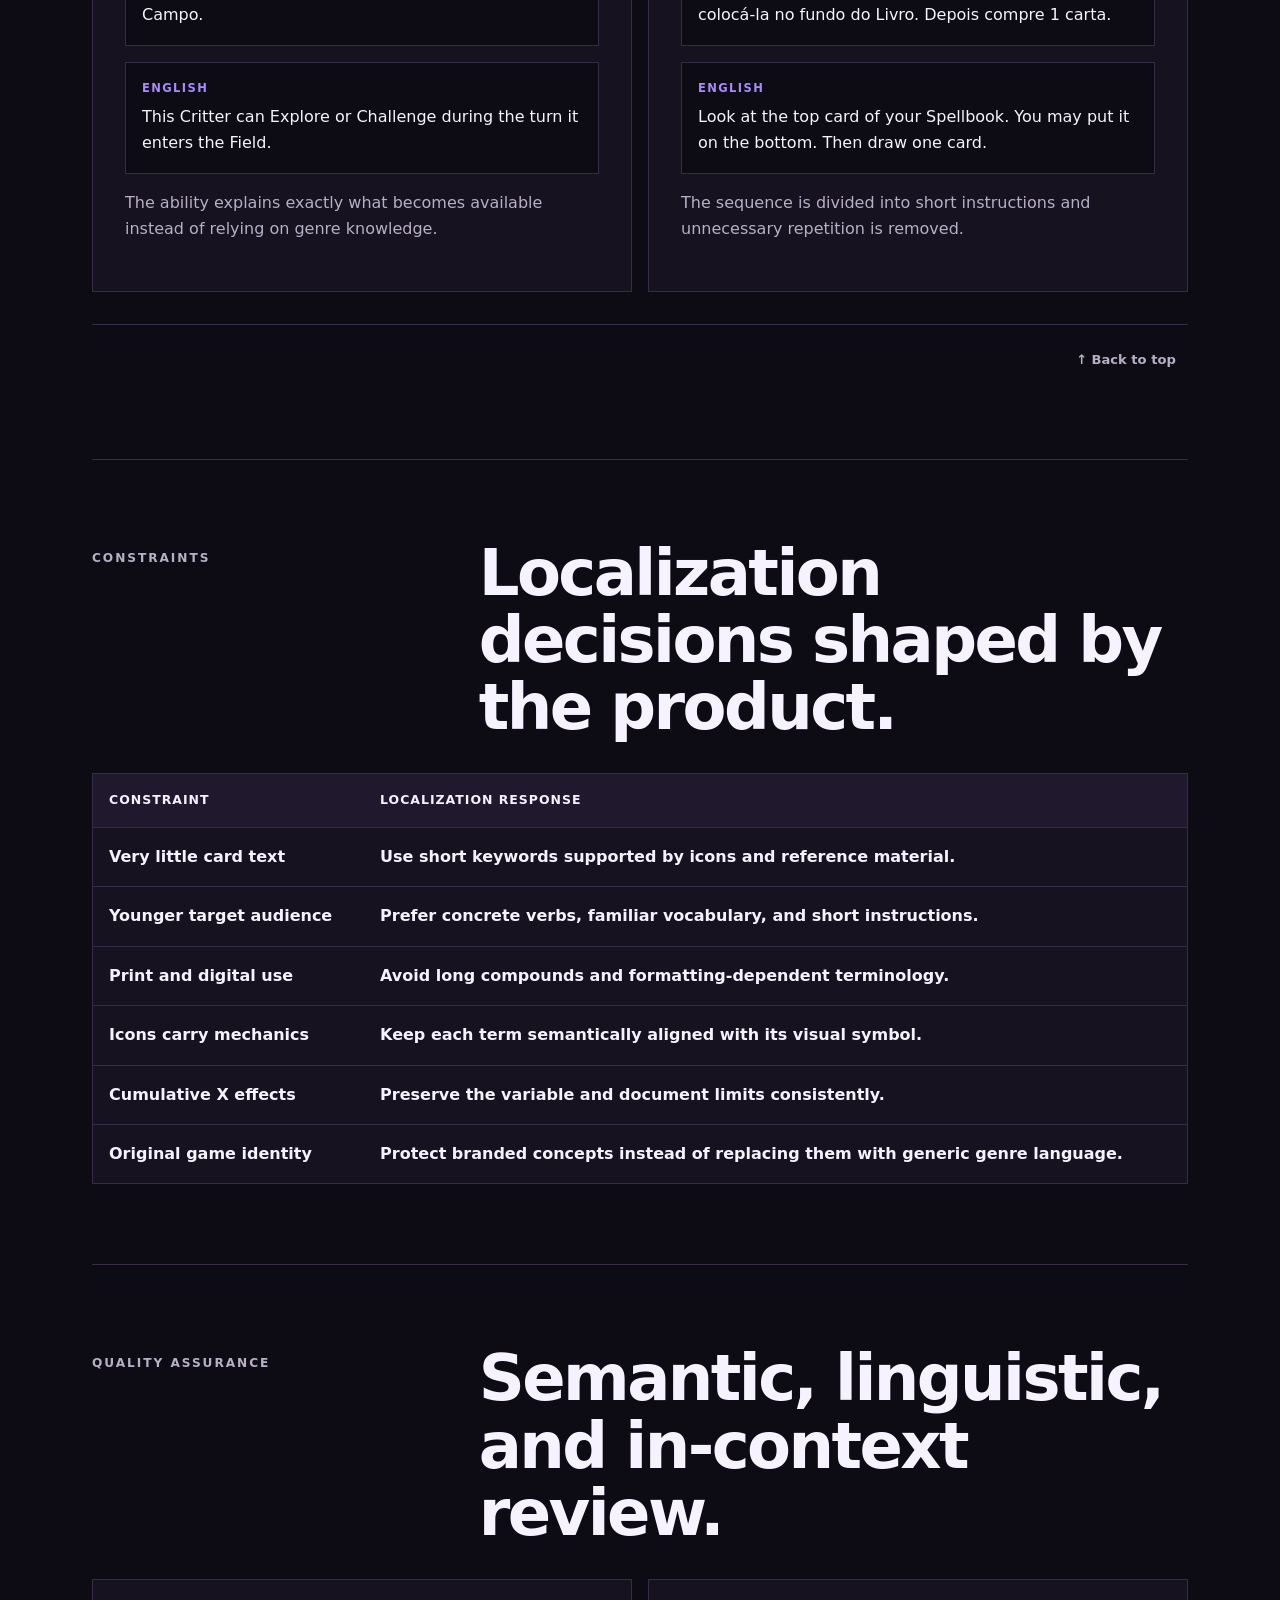
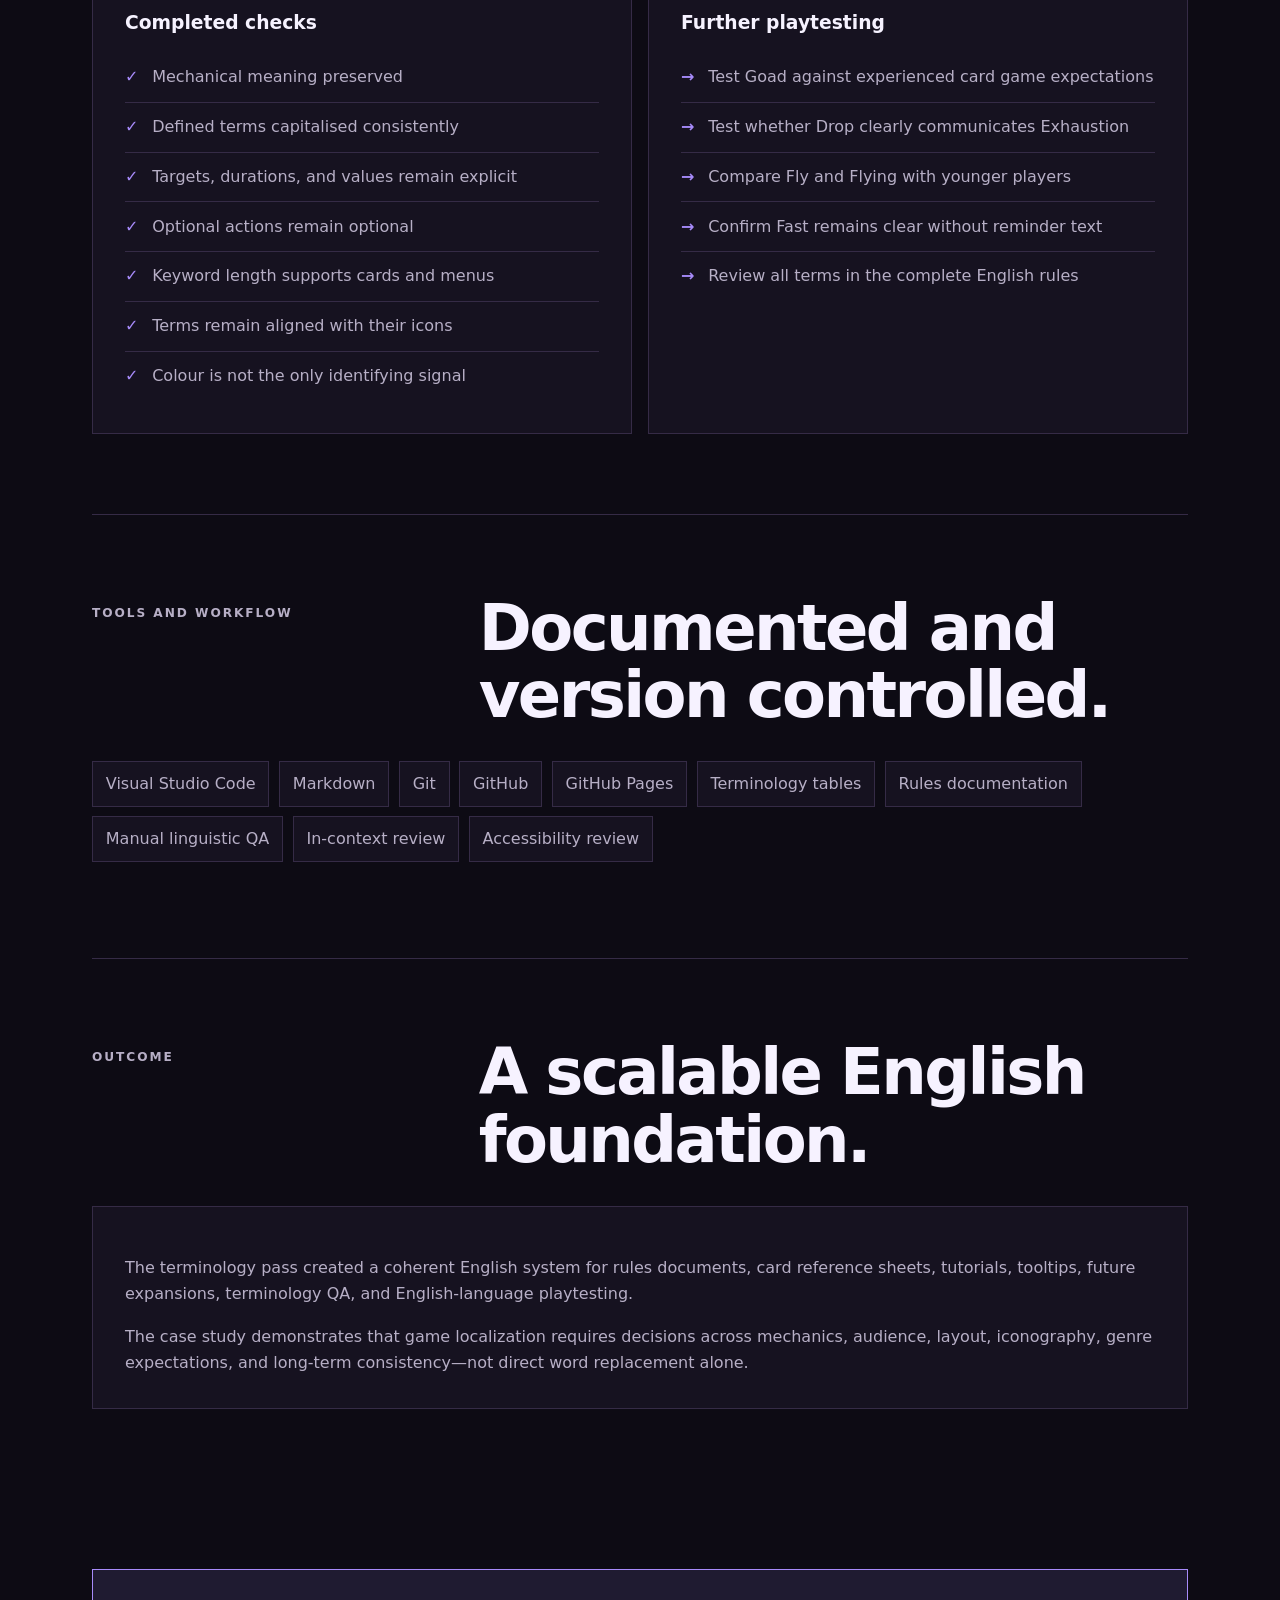
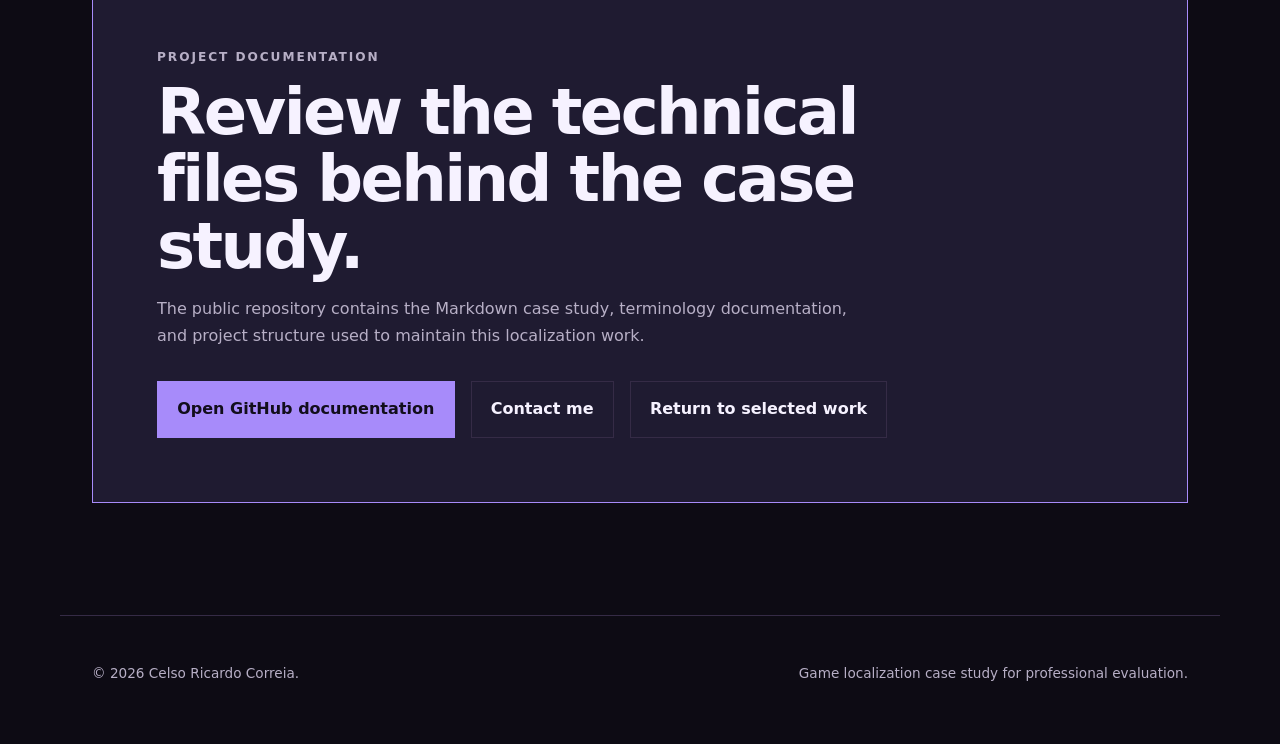
<file: website/case-studies/iconia-keywords.html>
<!DOCTYPE html>

<html lang="en">
<head>
<meta charset="utf-8"/>
<meta content="width=device-width, initial-scale=1" name="viewport"/>
<meta content="Iconia: Critters &amp; Spells keyword localization case study by Celso Ricardo Correia." name="description"/>
<title>Iconia: Critters &amp; Spells | Localization Case Study</title>
<link href="../assets/css/style.css" rel="stylesheet"/>
</head>
<body>
<header class="site-header">
<a aria-label="Celso Ricardo Correia — Home" class="brand" href="../index.html">CRC<span>.</span></a>
<button aria-controls="primary-navigation" aria-expanded="false" aria-label="Open navigation" class="menu-toggle" type="button">
      Menu
    </button>
<nav aria-label="Primary navigation" id="primary-navigation">
<a href="../about.html">About</a>
<a href="../index.html#expertise">Expertise</a>
<a href="../index.html#projects">Work</a>
<a href="../index.html#process">Process</a>
<a href="../resume.html">Resume</a>
<a href="../index.html#contact">Contact</a>
</nav>
</header>
<main class="case-main" id="top">
<a class="case-back" href="../index.html#projects">← Back to selected work</a>
<section class="case-hero">
<p class="eyebrow">Keyword localization case study</p>
<h1>Iconia: Critters<br/>&amp; Spells</h1>
<p class="case-lead">A Brazilian Portuguese-to-English localization study focused on terminology, rules clarity, accessibility, and the relationship between language and visual game icons.</p>
<div class="meta-grid">
<article class="meta-card">
<span class="meta-label">Original title</span>
<span class="meta-value">Iconia: Bichos e Feitiços</span>
</article>
<article class="meta-card">
<span class="meta-label">Language pair</span>
<span class="meta-value">PT-BR → English</span>
</article>
<article class="meta-card">
<span class="meta-label">Content</span>
<span class="meta-value">Card game terminology and rules</span>
</article>
<article class="meta-card">
<span class="meta-label">Audience</span>
<span class="meta-value">Family and younger players</span>
</article>
</div>
</section><nav aria-label="Case study sections" class="case-index">
<span class="case-index-label">On this page</span>
<a href="#overview">Overview</a><a href="#visual-evidence">Visual evidence</a><a href="#terminology">Terminology</a><a href="#key-decisions">Key decisions</a><a href="#quality-assurance">Quality assurance</a><a href="#outcome">Outcome</a></nav>
<section class="case-section" id="overview">
<div class="case-section-heading">
<p class="eyebrow">Project overview</p>
<div>
<h2>A terminology system designed for play.</h2>
<p>Iconia is an original fantasy card game built around magical Critters, elemental powers, visual icons, and concise rules.</p>
</div>
</div>
<article class="case-card">
<p>Players use <strong>Sparks</strong> to summon Critters, cast Spells, and play Items. Critters <strong>Explore</strong> to collect <strong>Iconits</strong>, Block opposing Explorations, and Challenge exhausted enemies. The first player to collect 20 Iconits wins.</p>
<p>The localization challenge was not simply finding dictionary equivalents. Every term needed to remain mechanically accurate, visually compatible with its icon, understandable to younger players, and scalable across cards, rules, tutorials, and future expansions.</p>
</article>
</section>
<section class="case-section" id="visual-evidence">
<div class="case-section-heading">
<p class="eyebrow">Visual evidence</p>
<div>
<h2>Terminology shown inside the game system.</h2>
<p>Original mock-ups demonstrate keyword fit, icon alignment, mechanical parity, and accessibility.</p>
</div>
</div>
<div class="visual-grid">
<figure class="visual-card">
<img alt="Side-by-side Portuguese and English Iconia cards showing Voador and Fly with the same wing icon and rule" height="900" loading="lazy" src="../assets/images/iconia/keyword-comparison.webp" width="1600"/>
<figcaption>Portuguese and English keyword presentation using the same icon and mechanical restriction.</figcaption>
</figure>
<figure class="visual-card">
<img alt="Diagram connecting the Iconia Watch keyword to its Portuguese source term, eye icon, accessibility purpose, and mechanical rule" height="900" loading="lazy" src="../assets/images/iconia/icon-language-system.webp" width="1600"/>
<figcaption>The icon-language system connects source terminology, target terminology, rules, and accessibility.</figcaption>
</figure>
</div>
</section>
<section class="case-section">
<div class="case-section-heading">
<p class="eyebrow">My role</p>
<div>
<h2>Localization as part of game design.</h2>
<p>My work combines translation, terminology development, rules writing, documentation, and linguistic QA.</p>
</div>
</div>
<div aria-label="Responsibilities" class="tag-list">
<li>Localization design</li>
<li>Translation</li>
<li>Terminology development</li>
<li>Rules writing</li>
<li>Documentation</li>
<li>Linguistic QA</li>
</div>
</section>
<section class="case-section">
<div class="case-section-heading">
<p class="eyebrow">Localization objectives</p>
<div>
<h2>Six principles guided every decision.</h2>
</div>
</div>
<div class="objectives-grid">
<article class="case-card objective-card"><span class="objective-number">01</span><h3>Mechanical accuracy</h3><p>The English term must preserve the complete Portuguese gameplay function.</p></article>
<article class="case-card objective-card"><span class="objective-number">02</span><h3>Short wording</h3><p>Keywords must fit cards, icons, reference sheets, and future digital interfaces.</p></article>
<article class="case-card objective-card"><span class="objective-number">03</span><h3>Young-player clarity</h3><p>Vocabulary should remain direct, memorable, and easy to explain during play.</p></article>
<article class="case-card objective-card"><span class="objective-number">04</span><h3>Icon alignment</h3><p>The word, symbol, and mechanical effect must communicate the same concept.</p></article>
<article class="case-card objective-card"><span class="objective-number">05</span><h3>Distinct concepts</h3><p>Similar mechanics need distinct terms without collisions or hidden ambiguity.</p></article>
<article class="case-card objective-card"><span class="objective-number">06</span><h3>Scalable terminology</h3><p>The glossary must support future cards, expansions, tutorials, and marketing.</p></article>
</div>
</section>
<section class="case-section">
<div class="case-section-heading">
<p class="eyebrow">Title localization</p>
<div>
<h2>From Bichos e Feitiços to Critters &amp; Spells.</h2>
<p>The title needed to preserve Iconia’s warm, playful identity rather than shift toward darker or more technical fantasy language.</p>
</div>
</div>
<article class="case-card">
<p><strong>Critters</strong> was selected instead of the literal <em>Creatures</em> because it feels playful, approachable, and suitable for small magical animal-like characters. It also differentiates Iconia from more serious fantasy card games.</p>
<p><strong>Spells</strong> remains direct, familiar, and mechanically clear. Together, <strong>Critters &amp; Spells</strong> creates an accessible English title with a memorable rhythm.</p>
</article>
</section>
<section class="case-section" id="terminology">
<div class="case-section-heading">
<p class="eyebrow">Core terminology</p>
<div>
<h2>The bilingual glossary.</h2>
<p>Twenty foundational terms were reviewed for mechanics, readability, icon compatibility, and future reuse.</p>
</div>
</div>
<div class="table-wrap">
<table class="case-table">
<thead>
<tr>
<th>PT-BR</th>
<th>English</th>
<th>Mechanical function</th>
</tr>
</thead>
<tbody>
<tr><td>Iconito</td><td>Iconit</td><td>Victory resource collected mainly through Exploration. The first player to reach 20 or more Iconits wins.</td></tr>
<tr><td>Faísca</td><td>Spark</td><td>Resource used to play cards. Once per turn, a player may place one card from hand face down as one Spark.</td></tr>
<tr><td>Vitalidade</td><td>Vitality</td><td>Amount of damage a Critter can withstand before being defeated.</td></tr>
<tr><td>Poder</td><td>Power</td><td>Amount of damage a Critter deals while Blocking or Challenging.</td></tr>
<tr><td>Vigiar</td><td>Watch</td><td>Allows a Critter to Block even while Exhausted.</td></tr>
<tr><td>Recuar</td><td>Bounce</td><td>Returns one Critter or Item to its owner’s hand.</td></tr>
<tr><td>Romper</td><td>Crush</td><td>Defeats one Item and sends it to its owner’s Reserve.</td></tr>
<tr><td>Queimar</td><td>Burn</td><td>Gives a Critter -X Vitality until the end of the turn.</td></tr>
<tr><td>Voador</td><td>Fly</td><td>A Critter with Fly can only be Blocked by another Critter with Fly.</td></tr>
<tr><td>Congelar</td><td>Freeze</td><td>The affected card does not Ready during its controller’s next turn.</td></tr>
<tr><td>Crescer</td><td>Grow</td><td>Draw one card if you control a Critter with 4 or more Vitality.</td></tr>
<tr><td>Sobrevoar</td><td>Hover</td><td>A target Critter gains Fly until the end of the turn.</td></tr>
<tr><td>Derrubar</td><td>Drop</td><td>Exhaust one opposing Critter.</td></tr>
<tr><td>Imponente</td><td>Imposing</td><td>Gives a Critter +X Power when Blocking or Challenging this turn.</td></tr>
<tr><td>Impulsionar</td><td>Boost</td><td>Draw one card if one of your Critters Explored without being Blocked this turn.</td></tr>
<tr><td>Resistente</td><td>Tough</td><td>Ignores the first damage it receives.</td></tr>
<tr><td>Atiçar</td><td>Goad</td><td>Draw one card, then send one card from your hand to the Reserve.</td></tr>
<tr><td>Espiar</td><td>Peek</td><td>Look at the top card of your Spellbook. You may put it on the bottom, then draw one card.</td></tr>
<tr><td>Veloz</td><td>Fast</td><td>A Critter can Explore or Challenge during the turn it enters the Field.</td></tr>
<tr><td>Fortificar</td><td>Fortify</td><td>Gives a Critter +X Vitality until the end of the turn.</td></tr>
</tbody>
</table>
</div>
<div class="section-navigation"><a aria-label="Back to the top of this case study" class="section-link" href="#top">↑ Back to top</a></div></section>
<section class="case-section">
<div class="case-section-heading">
<p class="eyebrow">Terminology architecture</p>
<div>
<h2>A controlled naming pattern.</h2>
<p>The glossary separates core concepts, immediate actions, and persistent traits.</p>
</div>
</div>
<div class="pattern-grid">
<article class="case-card">
<h3>Core nouns</h3>
<p><strong>Iconit, Spark, Vitality, Power</strong></p>
<p>Persistent resources and statistics need stable labels that work on cards, counters, and UI.</p>
</article>
<article class="case-card">
<h3>Action verbs</h3>
<p><strong>Bounce, Crush, Burn, Freeze, Grow, Hover, Drop, Boost, Goad, Peek, Fortify</strong></p>
<p>Immediate effects use active words that describe a change to the game state.</p>
</article>
<article class="case-card">
<h3>Persistent traits</h3>
<p><strong>Watch, Fly, Imposing, Tough, Fast</strong></p>
<p>Reusable Critter abilities remain short enough to function as visual labels.</p>
</article>
</div>
</section>
<section class="case-section" id="key-decisions">
<div class="case-section-heading">
<p class="eyebrow">Key decisions</p>
<div>
<h2>Selected terms and rejected alternatives.</h2>
<p>The strongest portfolio evidence is not the final word alone, but the reasoning behind it.</p>
</div>
</div>
<div class="decision-grid">
<article class="decision-card">
<h3>Iconito → Iconit</h3>
<span class="selected">Selected: Iconit</span>
<p><strong>Alternatives:</strong> Icon Shard, Icon Crystal, Iconite, Iconium.</p>
<p>The coined term preserves Iconia’s brand identity and remains compact and easy to pluralise.</p>
</article>
<article class="decision-card">
<h3>Faísca → Spark</h3>
<span class="selected">Selected: Spark</span>
<p><strong>Alternatives:</strong> Energy, Mana, Flame, Charge.</p>
<p>Spark preserves the magical connection between a summoner and a Spellbook without borrowing another game’s resource vocabulary.</p>
</article>
<article class="decision-card">
<h3>Voador → Fly</h3>
<span class="selected">Selected: Fly</span>
<p><strong>Alternatives:</strong> Flying, Airborne, Winged.</p>
<p>Fly is short, action-oriented, and visually aligned with the wing icon.</p>
</article>
<article class="decision-card">
<h3>Vigiar → Watch</h3>
<span class="selected">Selected: Watch</span>
<p><strong>Alternatives:</strong> Vigilance, Guard, Alert, Watchful.</p>
<p>Watch is accessible, compact, and connected to the eye icon without creating confusion with protection mechanics.</p>
</article>
<article class="decision-card">
<h3>Recuar → Bounce</h3>
<span class="selected">Selected: Bounce</span>
<p><strong>Alternatives:</strong> Retreat, Return, Push Back.</p>
<p>Bounce clearly separates returning a card to hand from defeating it.</p>
</article>
<article class="decision-card">
<h3>Resistente → Tough</h3>
<span class="selected">Selected: Tough</span>
<p><strong>Alternatives:</strong> Resistant, Durable, Sturdy, Resilient.</p>
<p>Tough is short, child-friendly, and easy to associate with the shell icon.</p>
</article>
<article class="decision-card">
<h3>Atiçar → Goad</h3>
<span class="selected">Current draft: Goad</span>
<p><strong>Alternatives:</strong> Stoke, Kindle, Rouse, Fuel.</p>
<p>Goad communicates provocation and momentum, but it remains a documented terminology risk for in-context testing.</p>
</article>
<article class="decision-card">
<h3>Derrubar → Drop</h3>
<span class="selected">Current draft: Drop</span>
<p><strong>Alternatives:</strong> Knock Down, Push, Stagger, Exhaust.</p>
<p>Drop is compact and visually direct, but must be tested to ensure players understand that the result is Exhaustion.</p>
</article>
</div>
<div class="section-navigation"><a aria-label="Back to the top of this case study" class="section-link" href="#top">↑ Back to top</a></div></section>
<section class="case-section">
<div class="case-section-heading">
<p class="eyebrow">Rules examples</p>
<div>
<h2>From source rule to player-facing English.</h2>
</div>
</div>
<div class="examples-grid">
<article class="example-card">
<h3>Fly</h3>
<div class="language-block"><span class="language-label">PT-BR</span>Só pode ser Bloqueado por outra criatura com Voador.</div>
<div class="language-block"><span class="language-label">English</span>This Critter can only be Blocked by another Critter with Fly.</div>
<p>The subject becomes explicit, while Blocked and Fly remain capitalised as defined game terms.</p>
</article>
<article class="example-card">
<h3>Watch</h3>
<div class="language-block"><span class="language-label">PT-BR</span>Pode Bloquear mesmo se estiver Cansada.</div>
<div class="language-block"><span class="language-label">English</span>This Critter can Block even while Exhausted.</div>
<p>The translation states the exception directly and uses parallel terminology for the card state.</p>
</article>
<article class="example-card">
<h3>Fast</h3>
<div class="language-block"><span class="language-label">PT-BR</span>Pode Explorar ou Desafiar no turno em que entra no Campo.</div>
<div class="language-block"><span class="language-label">English</span>This Critter can Explore or Challenge during the turn it enters the Field.</div>
<p>The ability explains exactly what becomes available instead of relying on genre knowledge.</p>
</article>
<article class="example-card">
<h3>Peek</h3>
<div class="language-block"><span class="language-label">PT-BR</span>Olhe a carta do topo do seu Livro de Magia. Você pode colocá-la no fundo do Livro. Depois compre 1 carta.</div>
<div class="language-block"><span class="language-label">English</span>Look at the top card of your Spellbook. You may put it on the bottom. Then draw one card.</div>
<p>The sequence is divided into short instructions and unnecessary repetition is removed.</p>
</article>
</div>
<div class="section-navigation"><a aria-label="Back to the top of this case study" class="section-link" href="#top">↑ Back to top</a></div></section>
<section class="case-section">
<div class="case-section-heading">
<p class="eyebrow">Constraints</p>
<div>
<h2>Localization decisions shaped by the product.</h2>
</div>
</div>
<div class="table-wrap">
<table class="case-table">
<thead><tr><th>Constraint</th><th>Localization response</th></tr></thead>
<tbody>
<tr><td>Very little card text</td><td>Use short keywords supported by icons and reference material.</td></tr>
<tr><td>Younger target audience</td><td>Prefer concrete verbs, familiar vocabulary, and short instructions.</td></tr>
<tr><td>Print and digital use</td><td>Avoid long compounds and formatting-dependent terminology.</td></tr>
<tr><td>Icons carry mechanics</td><td>Keep each term semantically aligned with its visual symbol.</td></tr>
<tr><td>Cumulative X effects</td><td>Preserve the variable and document limits consistently.</td></tr>
<tr><td>Original game identity</td><td>Protect branded concepts instead of replacing them with generic genre language.</td></tr>
</tbody>
</table>
</div>
</section>
<section class="case-section" id="quality-assurance">
<div class="case-section-heading">
<p class="eyebrow">Quality assurance</p>
<div>
<h2>Semantic, linguistic, and in-context review.</h2>
</div>
</div>
<div class="qa-grid">
<article class="qa-card">
<h3>Completed checks</h3>
<ul class="check-list">
<li>Mechanical meaning preserved</li>
<li>Defined terms capitalised consistently</li>
<li>Targets, durations, and values remain explicit</li>
<li>Optional actions remain optional</li>
<li>Keyword length supports cards and menus</li>
<li>Terms remain aligned with their icons</li>
<li>Colour is not the only identifying signal</li>
</ul>
</article>
<article class="qa-card">
<h3>Further playtesting</h3>
<ul class="check-list risk-list">
<li>Test Goad against experienced card game expectations</li>
<li>Test whether Drop clearly communicates Exhaustion</li>
<li>Compare Fly and Flying with younger players</li>
<li>Confirm Fast remains clear without reminder text</li>
<li>Review all terms in the complete English rules</li>
</ul>
</article>
</div>
</section>
<section class="case-section">
<div class="case-section-heading">
<p class="eyebrow">Tools and workflow</p>
<div>
<h2>Documented and version controlled.</h2>
</div>
</div>
<ul class="tag-list">
<li>Visual Studio Code</li>
<li>Markdown</li>
<li>Git</li>
<li>GitHub</li>
<li>GitHub Pages</li>
<li>Terminology tables</li>
<li>Rules documentation</li>
<li>Manual linguistic QA</li>
<li>In-context review</li>
<li>Accessibility review</li>
</ul>
</section>
<section class="case-section" id="outcome">
<div class="case-section-heading">
<p class="eyebrow">Outcome</p>
<div>
<h2>A scalable English foundation.</h2>
</div>
</div>
<article class="case-card">
<p>The terminology pass created a coherent English system for rules documents, card reference sheets, tutorials, tooltips, future expansions, terminology QA, and English-language playtesting.</p>
<p>The case study demonstrates that game localization requires decisions across mechanics, audience, layout, iconography, genre expectations, and long-term consistency—not direct word replacement alone.</p>
</article>
</section>
<section class="case-cta">
<p class="eyebrow">Project documentation</p>
<h2>Review the technical files behind the case study.</h2>
<p>The public repository contains the Markdown case study, terminology documentation, and project structure used to maintain this localization work.</p>
<div class="actions">
<a class="button primary" href="https://github.com/celsorcorreia/Game-Localization-Portfolio/tree/main/projects/iconia" rel="noopener noreferrer" target="_blank">Open GitHub documentation</a>
<a class="button secondary" href="mailto:celsor.correia@gmail.com">Contact me</a>
<a class="button secondary" href="../index.html#projects">Return to selected work</a></div>
</section>
</main>
<footer>
<p>© <span id="year"></span> Celso Ricardo Correia.</p>
<p>Game localization case study for professional evaluation.</p>
</footer>
<script src="../assets/js/main.js"></script>
</body>
</html>
</file>
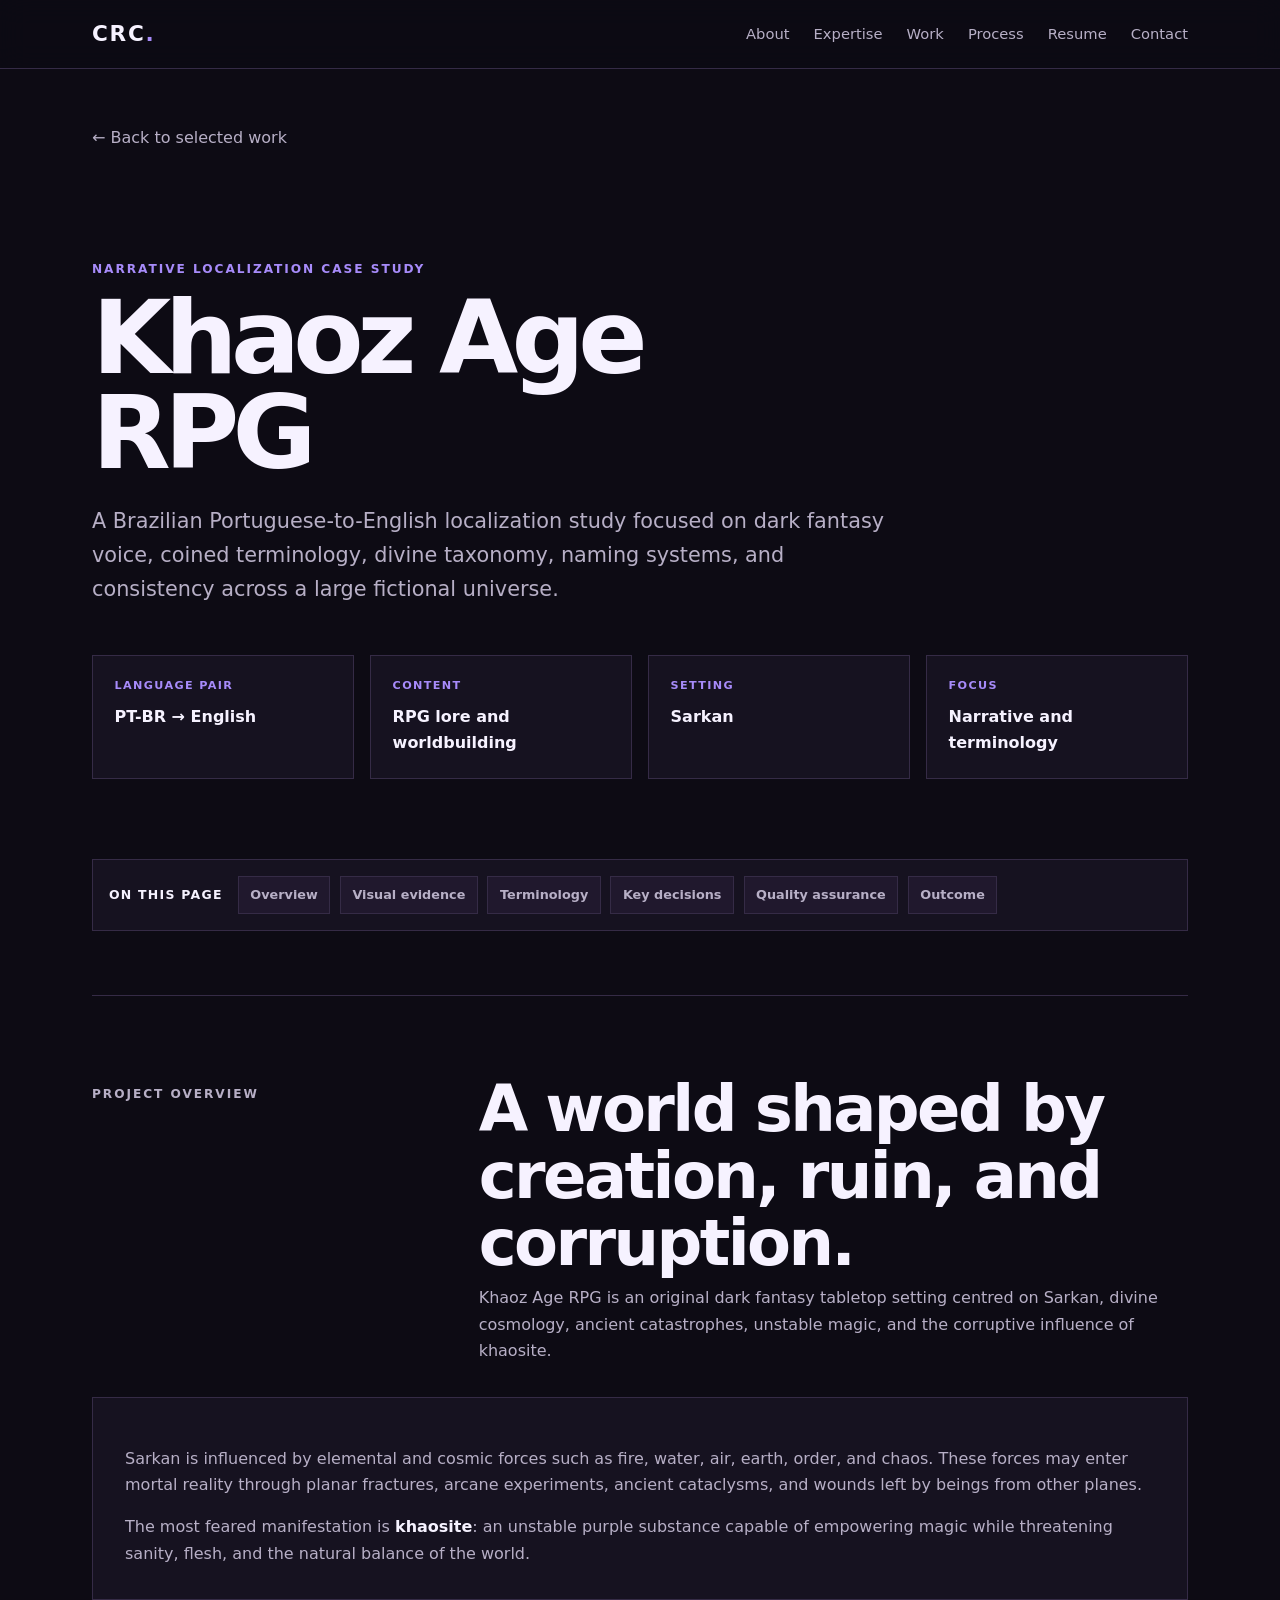
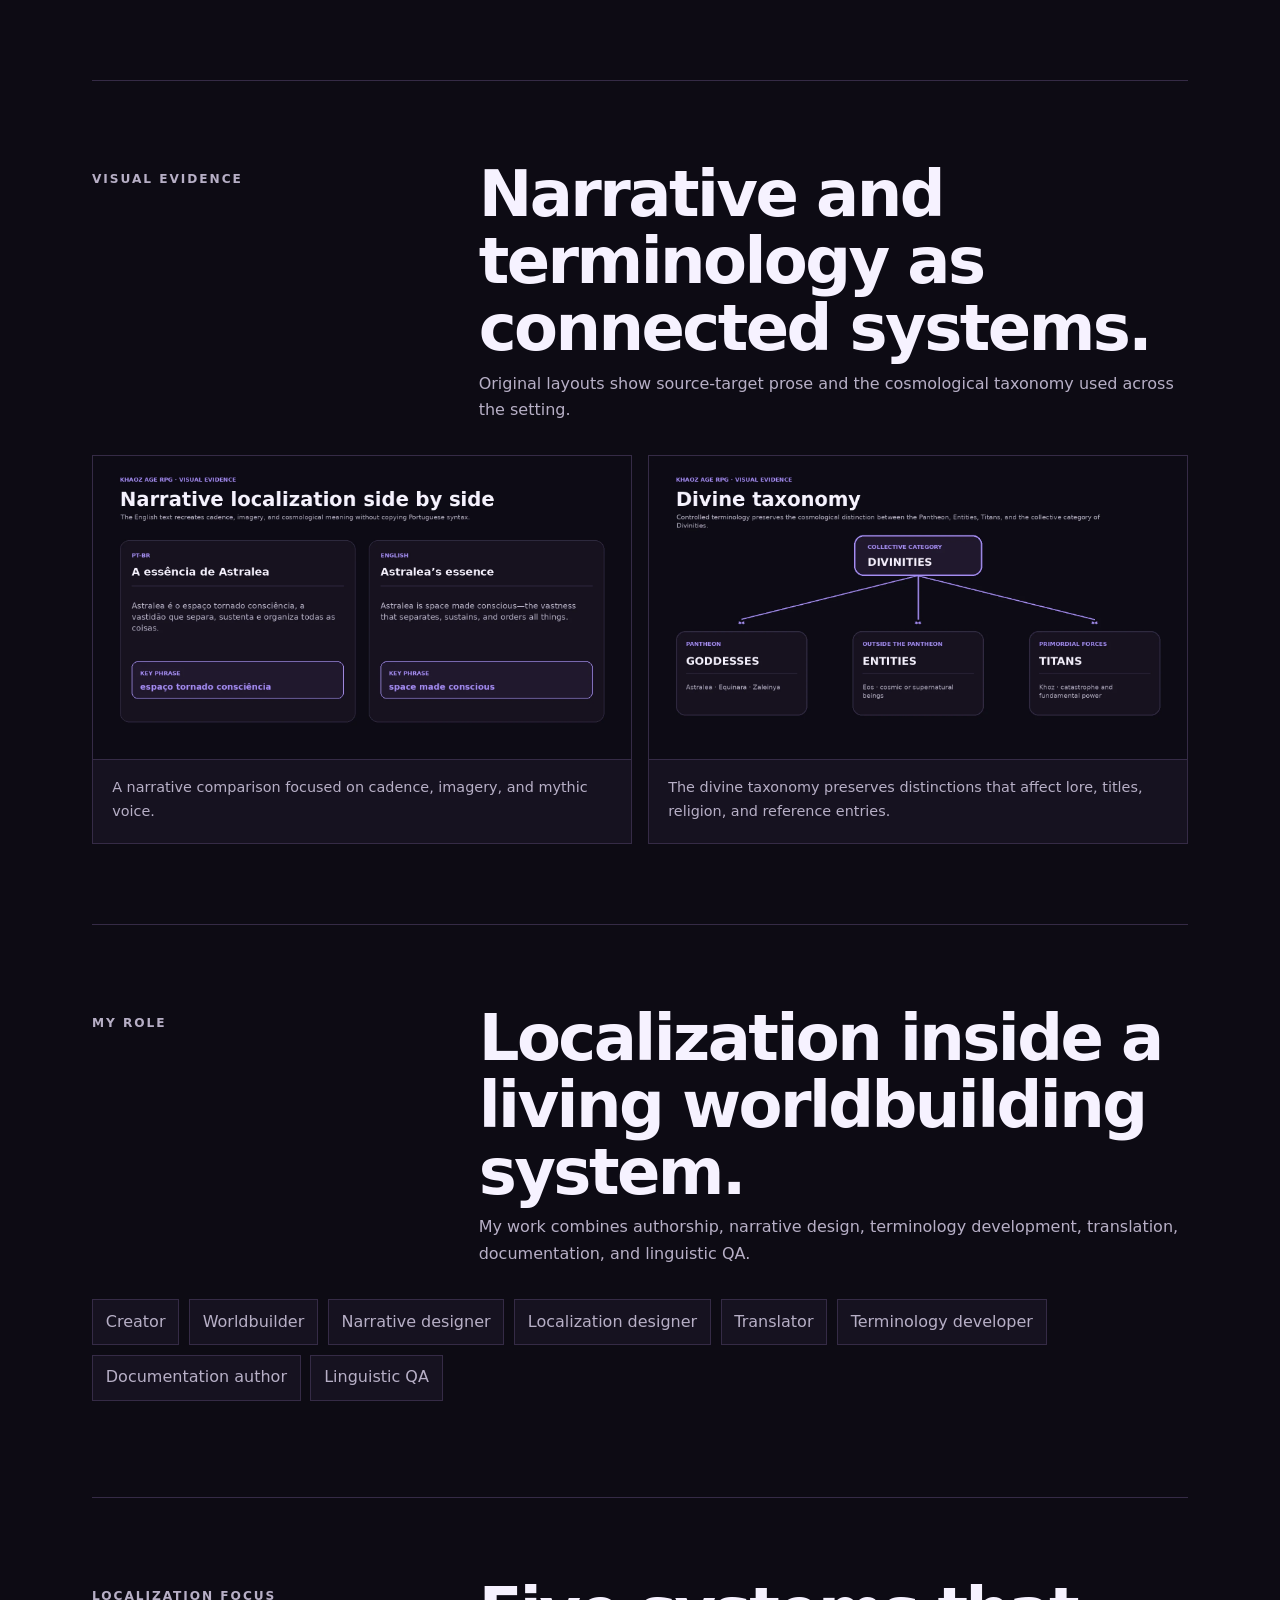
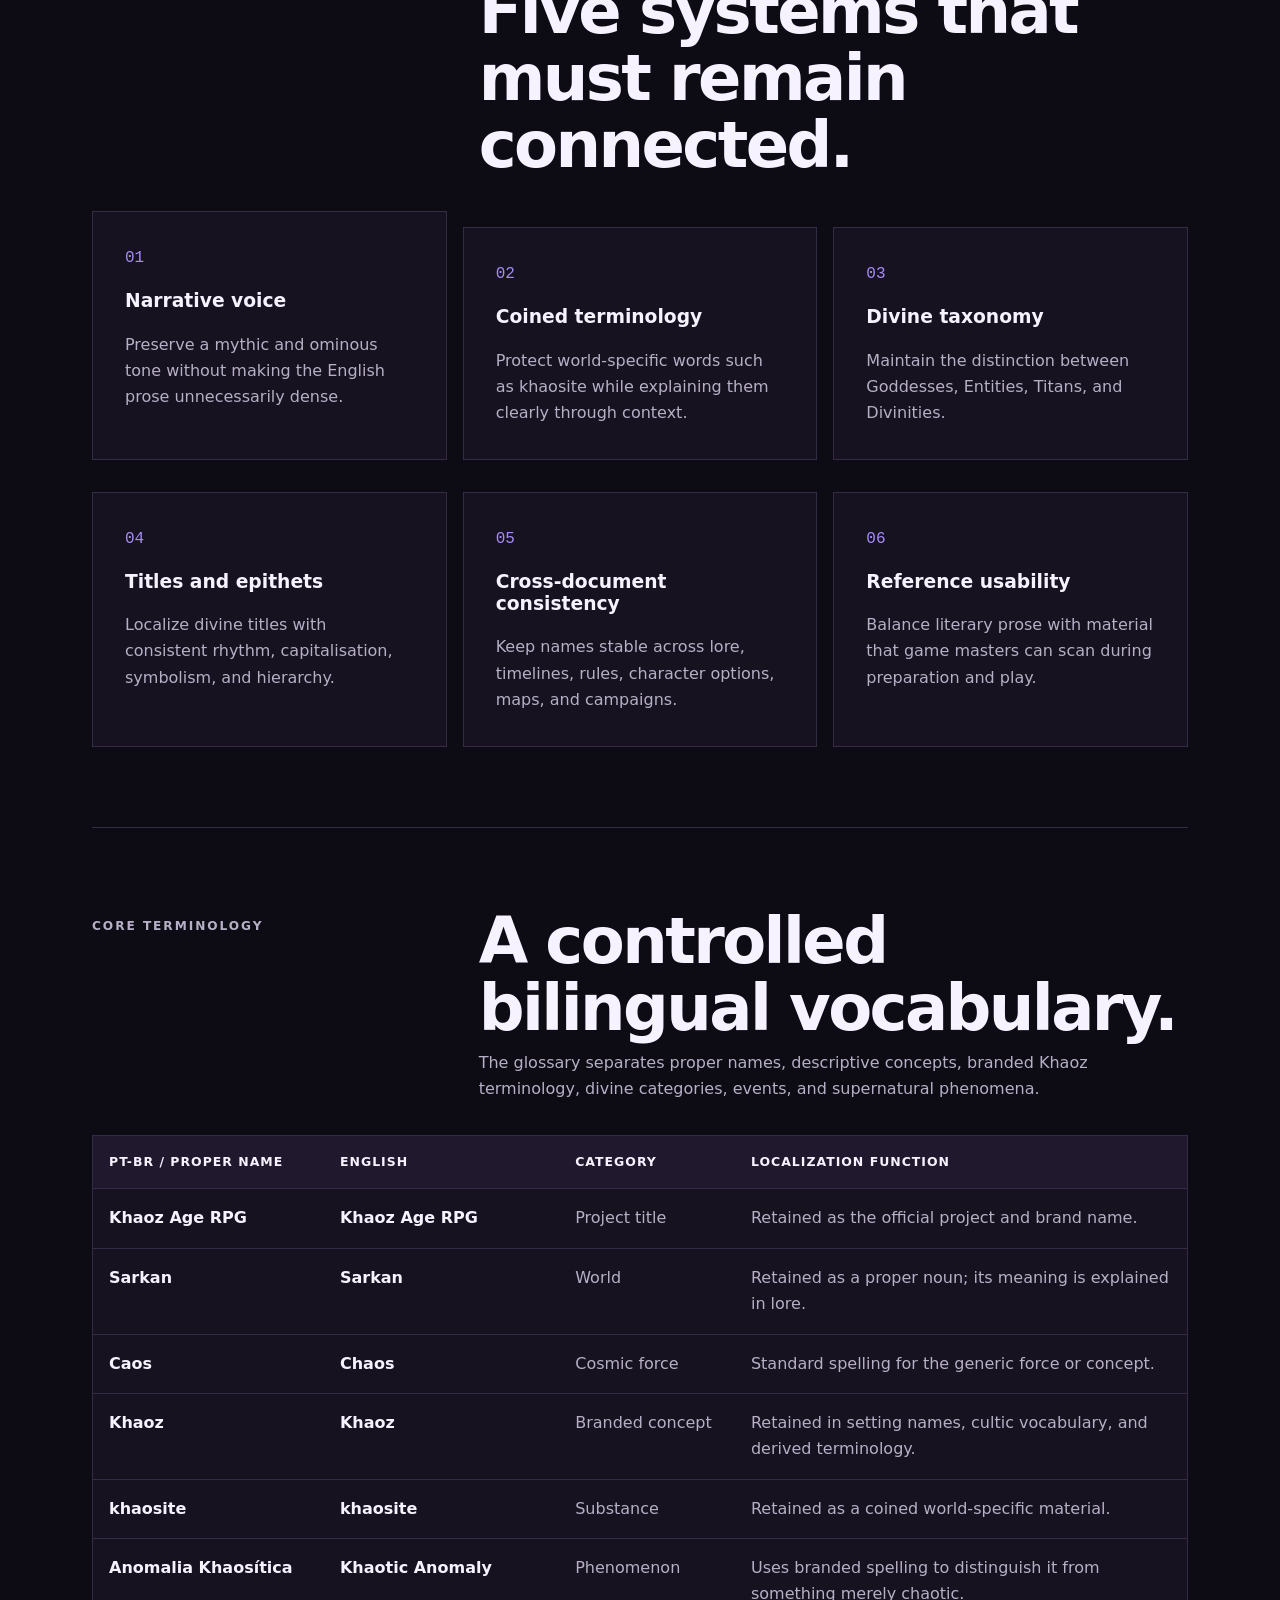
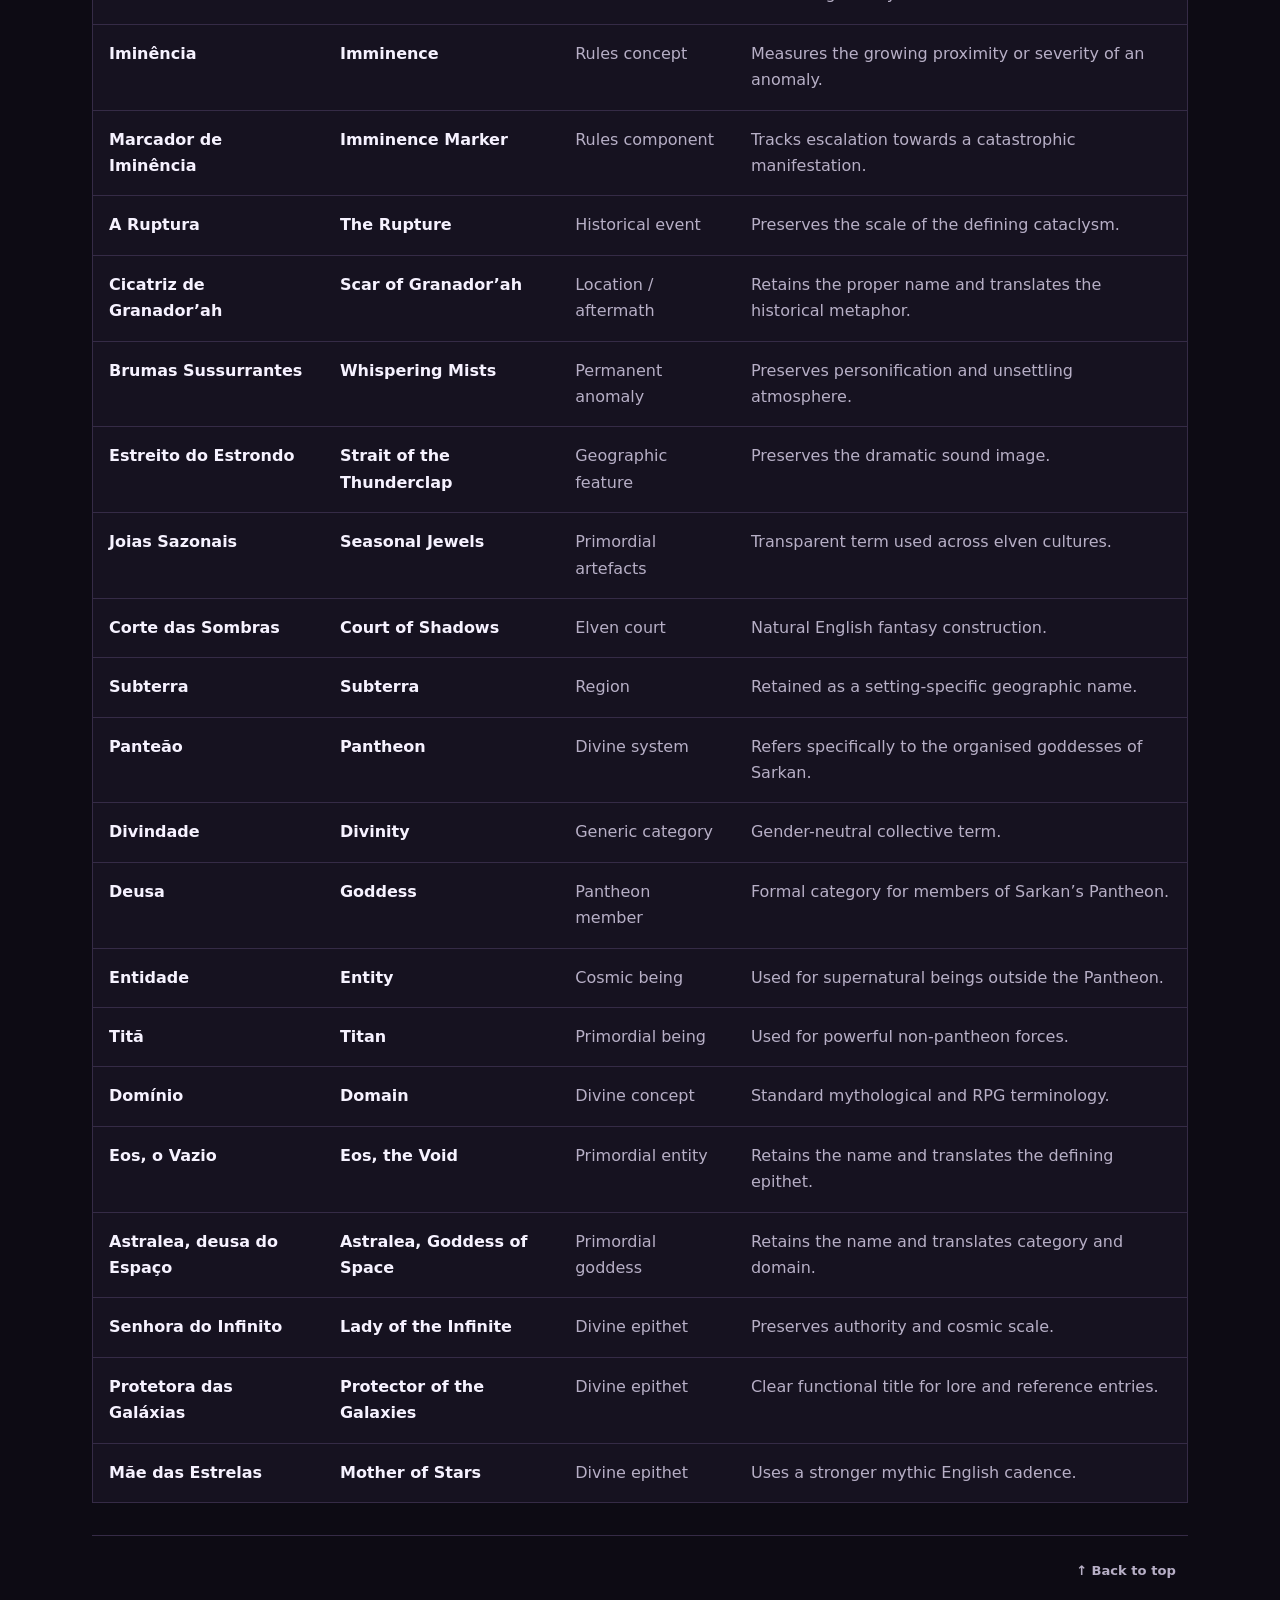
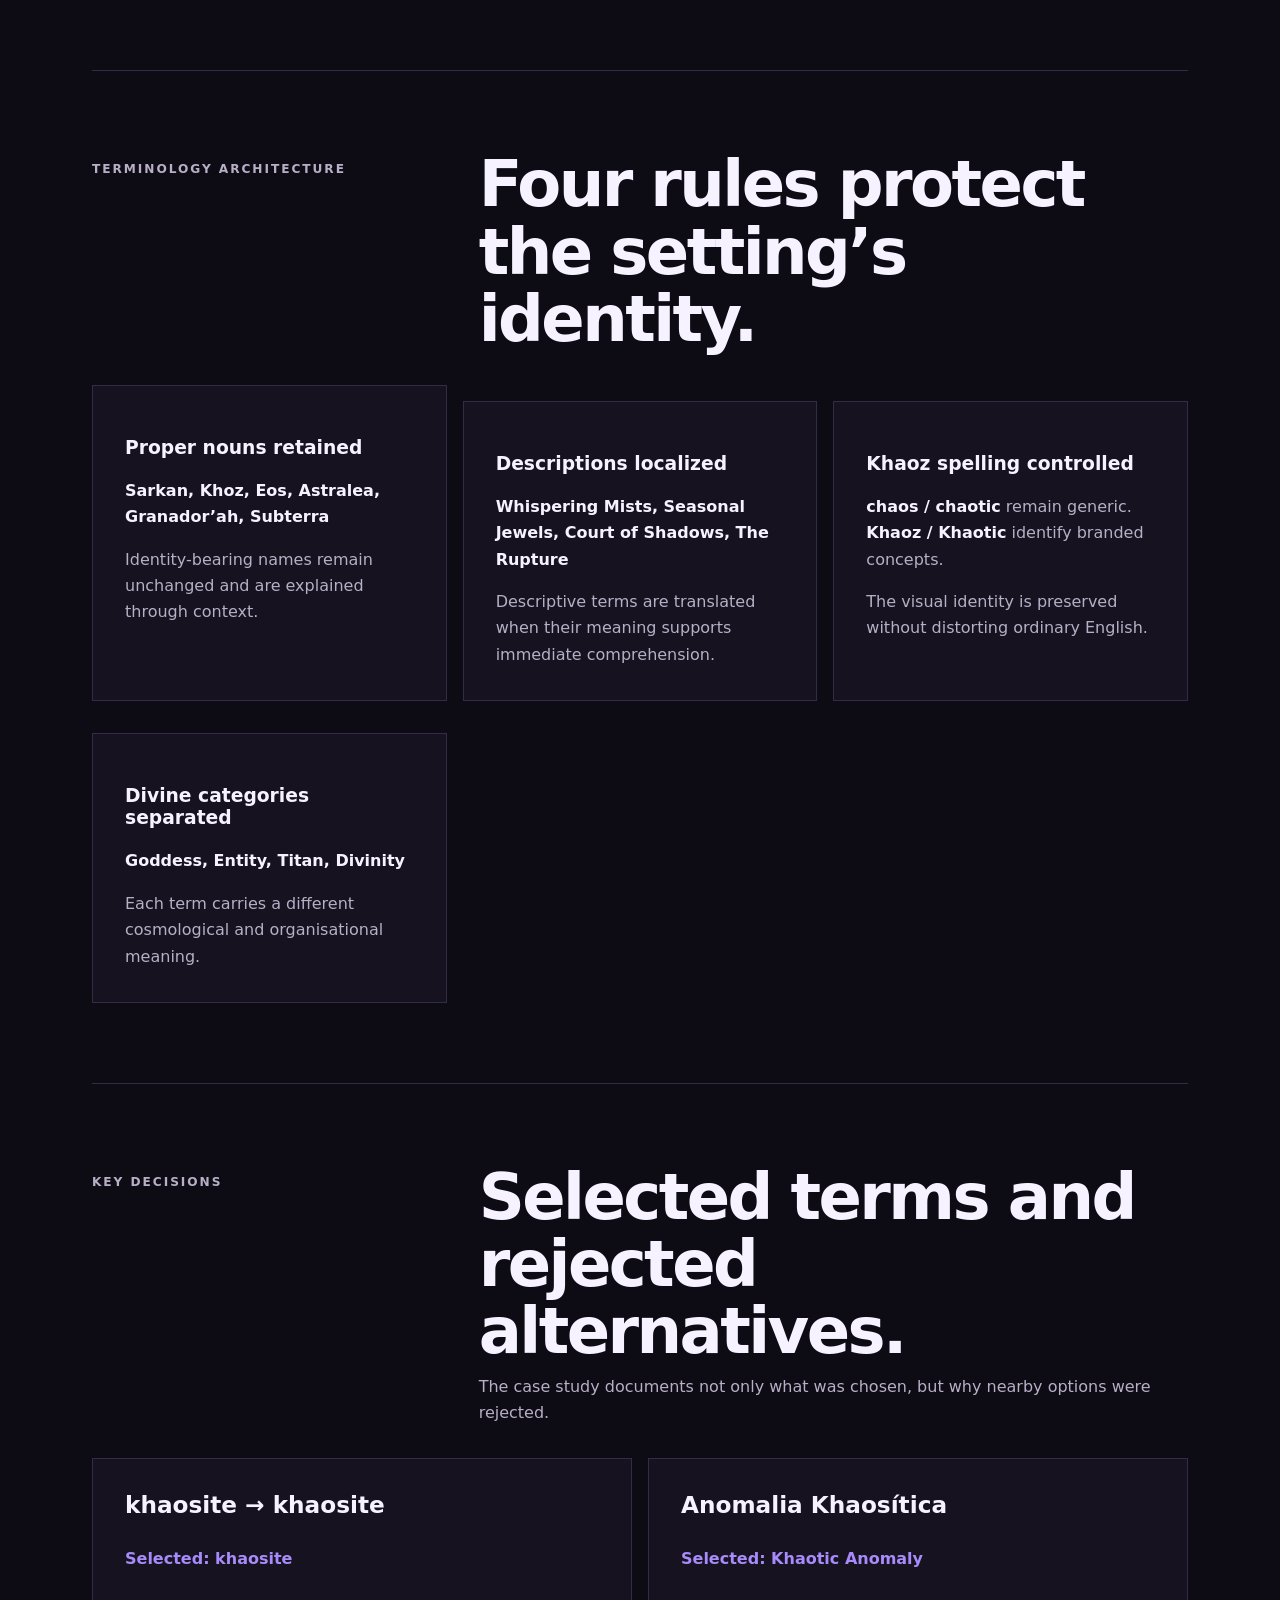
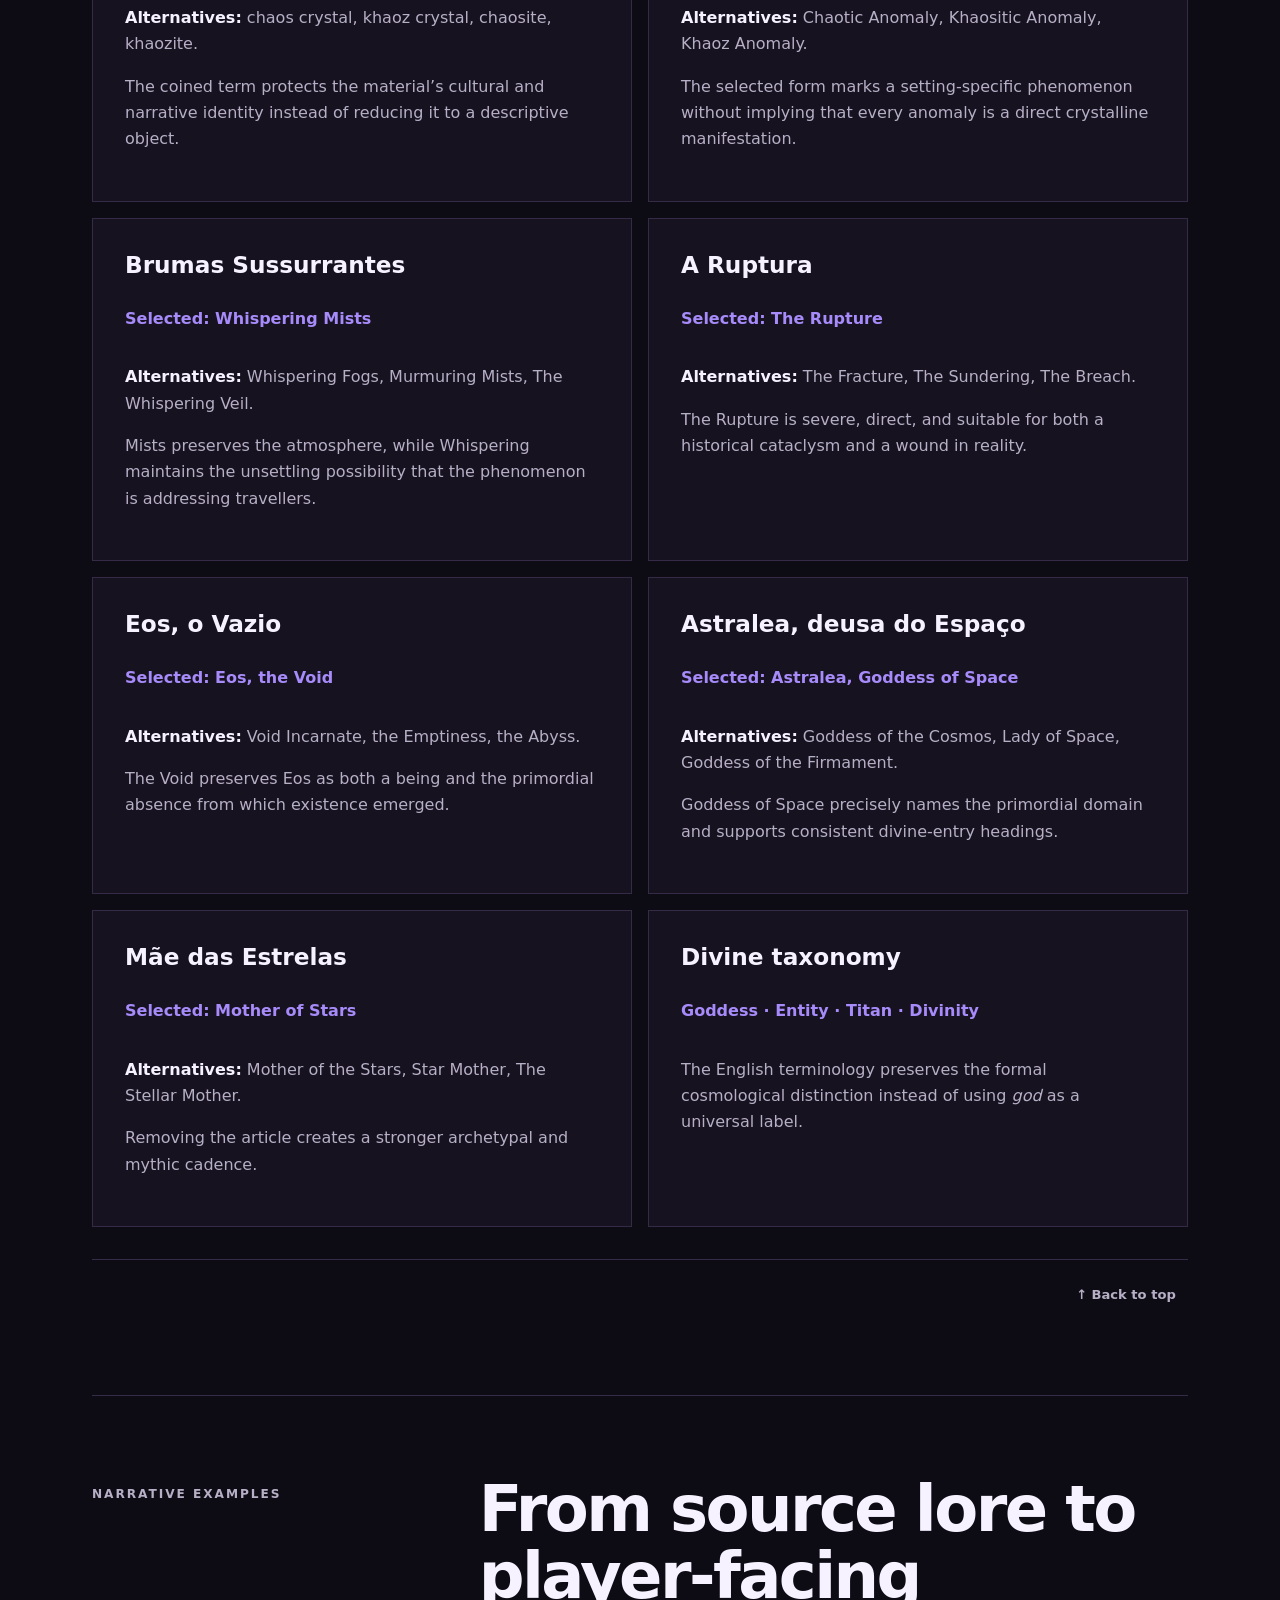
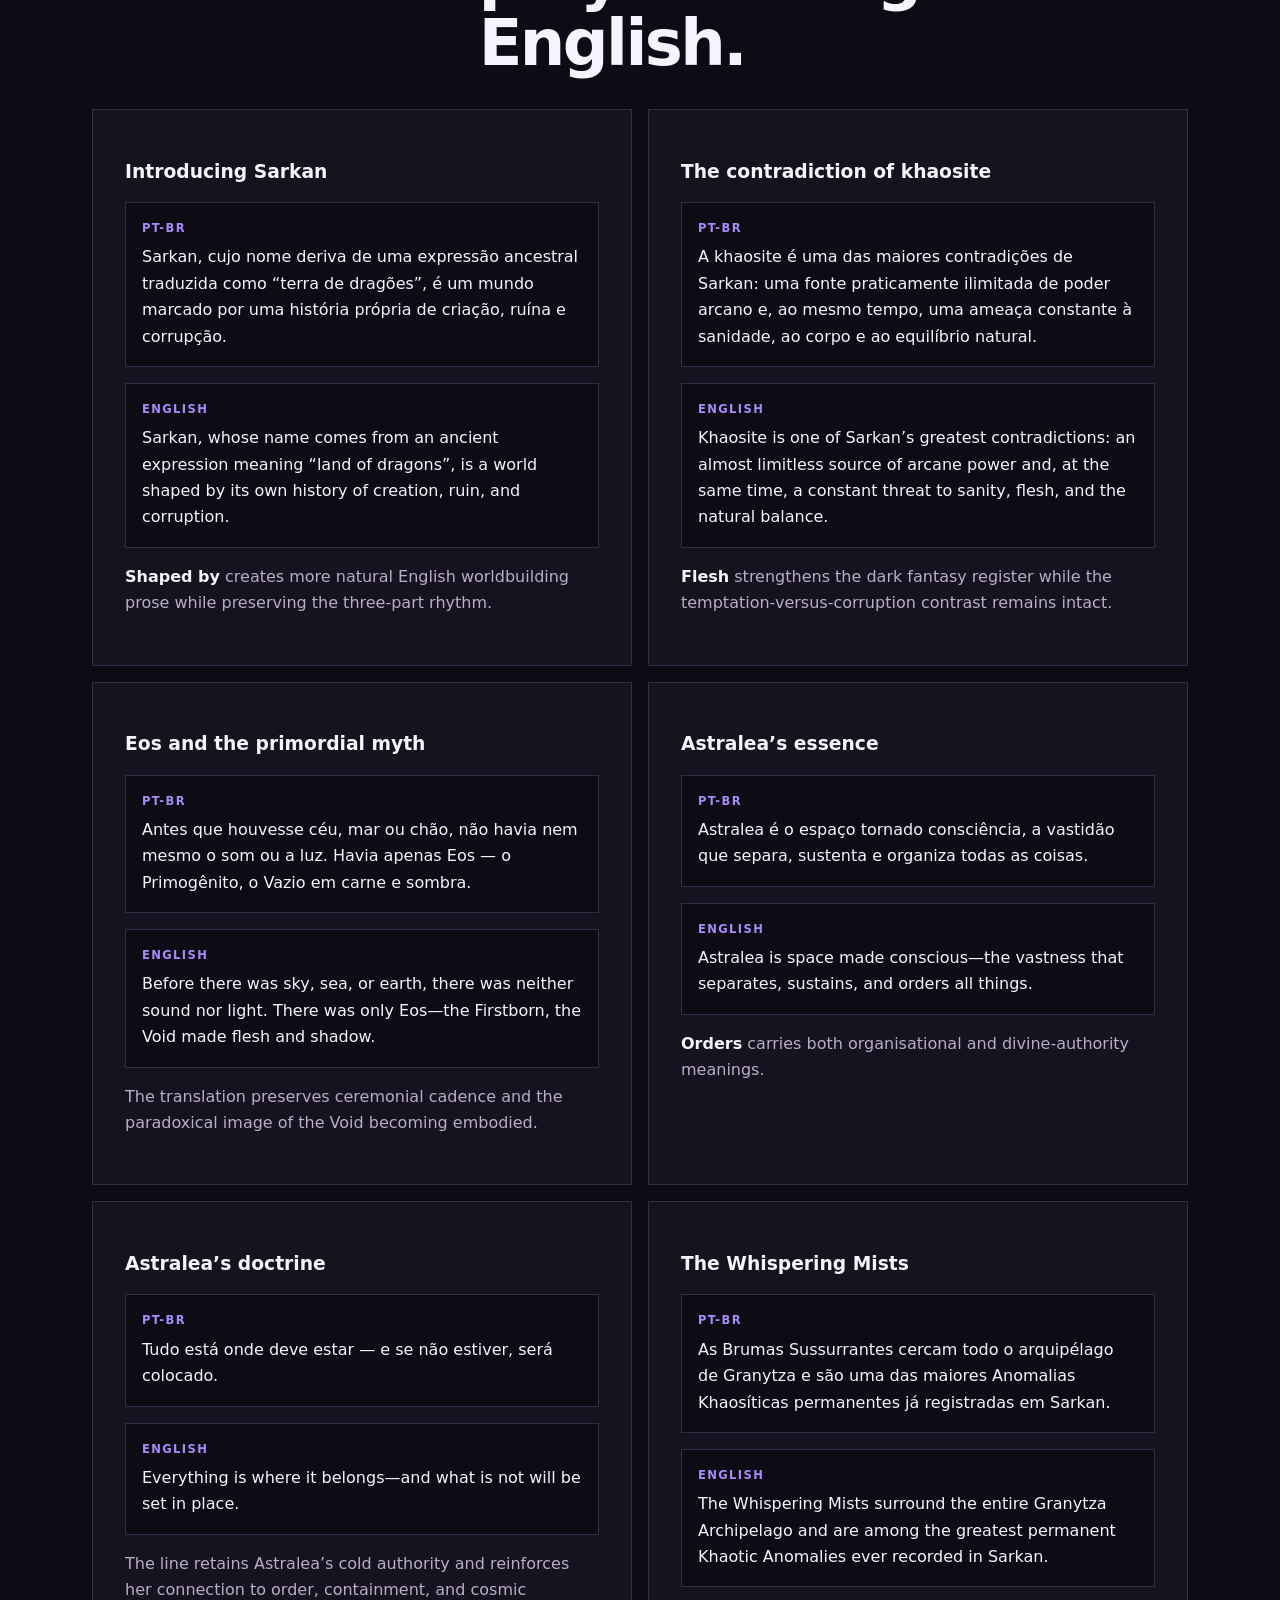
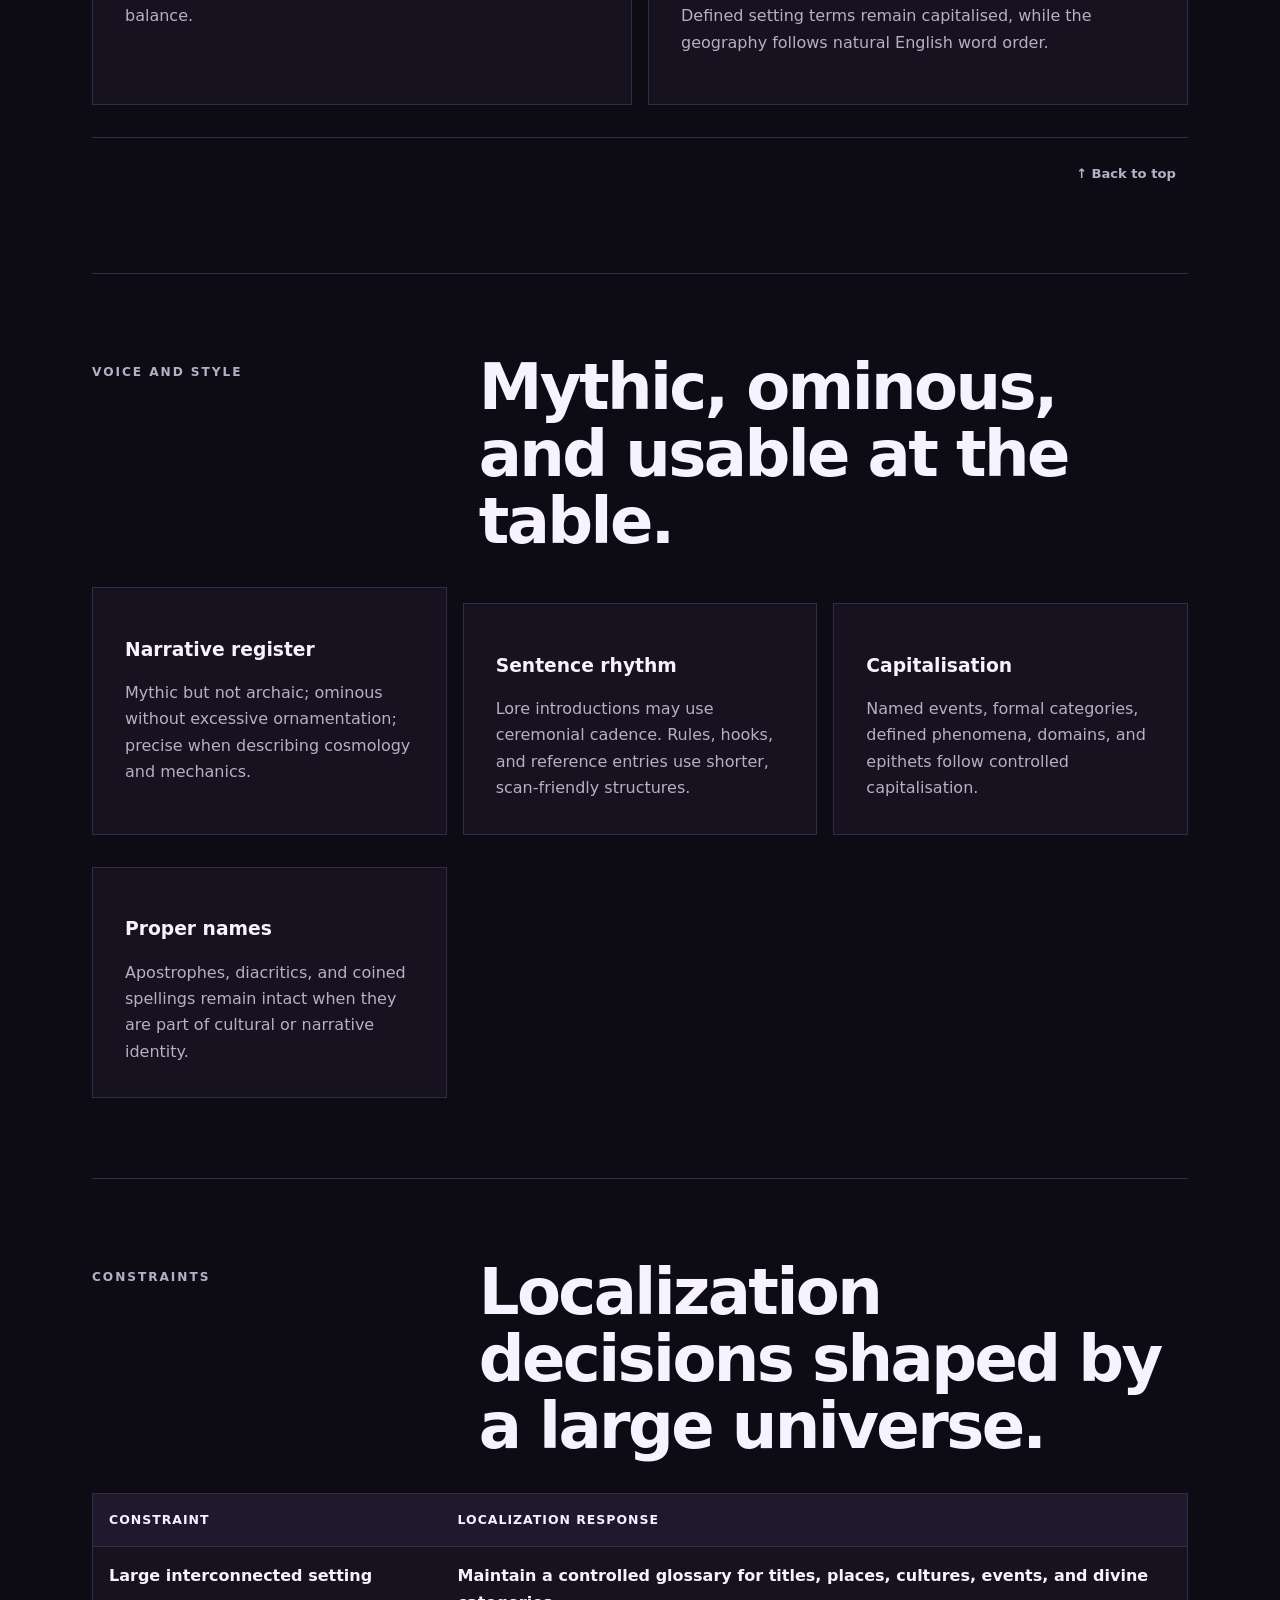
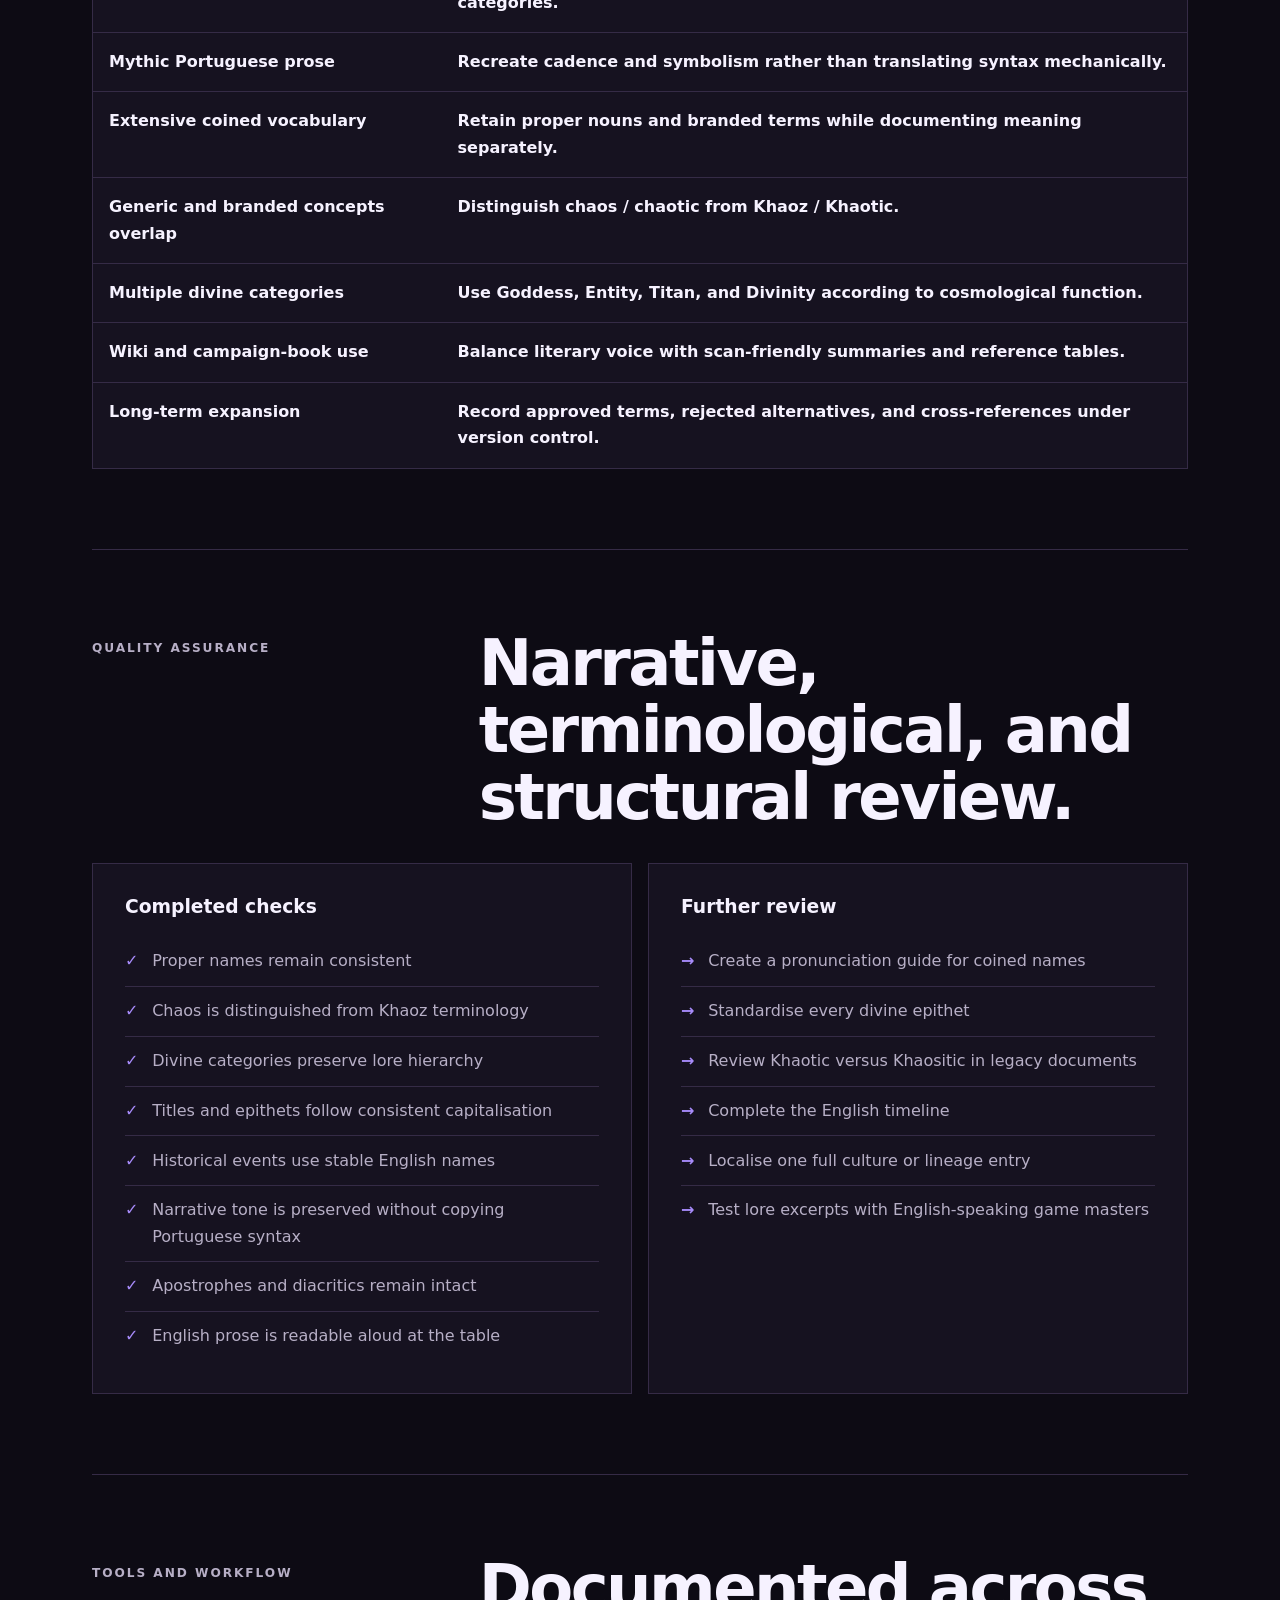
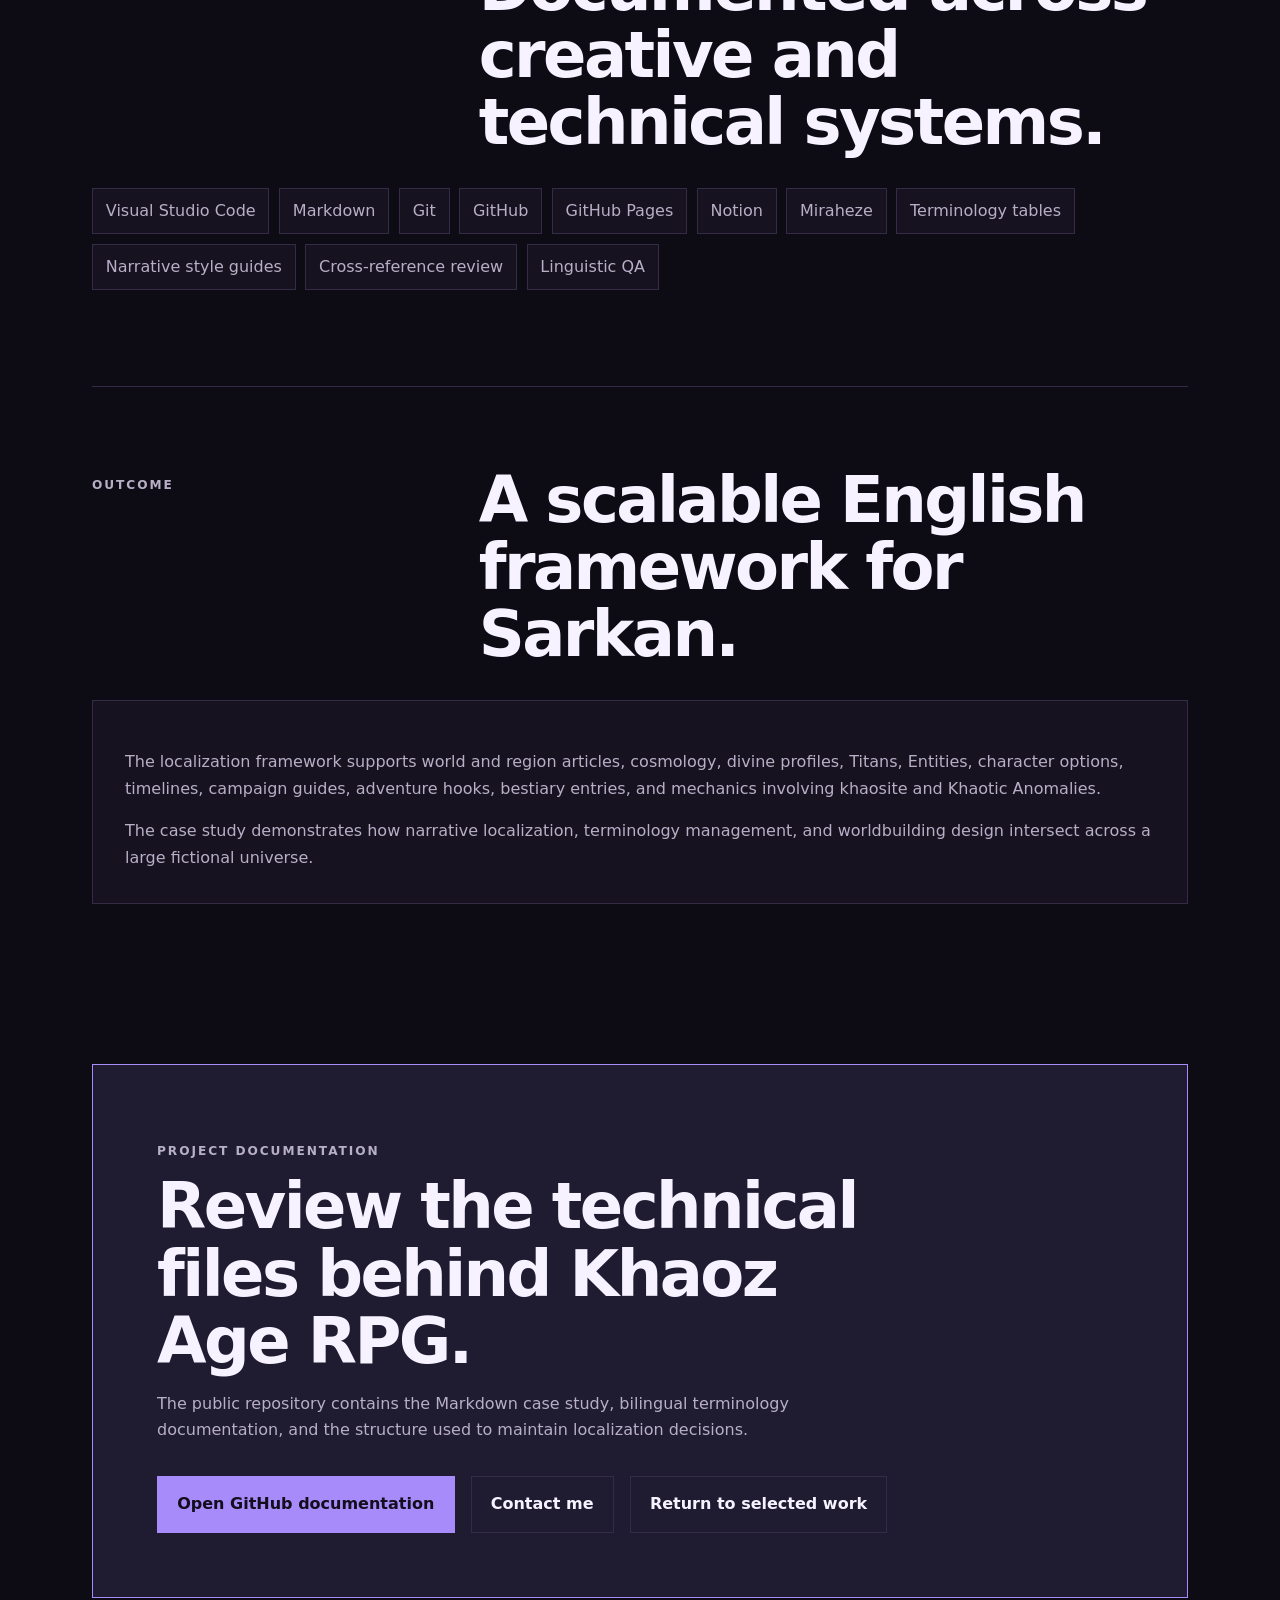
<file: website/case-studies/khaoz-age-rpg.html>
<!DOCTYPE html>

<html lang="en">
<head>
<meta charset="utf-8"/>
<meta content="width=device-width, initial-scale=1" name="viewport"/>
<meta content="Khaoz Age RPG narrative localization and worldbuilding terminology case study by Celso Ricardo Correia." name="description"/>
<title>Khaoz Age RPG | Narrative Localization Case Study</title>
<link href="../assets/css/style.css" rel="stylesheet"/>
</head>
<body>
<header class="site-header">
<a aria-label="Celso Ricardo Correia — Home" class="brand" href="../index.html">CRC<span>.</span></a>
<button aria-controls="primary-navigation" aria-expanded="false" aria-label="Open navigation" class="menu-toggle" type="button">
      Menu
    </button>
<nav aria-label="Primary navigation" id="primary-navigation">
<a href="../about.html">About</a>
<a href="../index.html#expertise">Expertise</a>
<a href="../index.html#projects">Work</a>
<a href="../index.html#process">Process</a>
<a href="../resume.html">Resume</a>
<a href="../index.html#contact">Contact</a>
</nav>
</header>
<main class="case-main" id="top">
<a class="case-back" href="../index.html#projects">← Back to selected work</a>
<section class="case-hero">
<p class="eyebrow">Narrative localization case study</p>
<h1>Khaoz Age<br/>RPG</h1>
<p class="case-lead">A Brazilian Portuguese-to-English localization study focused on dark fantasy voice, coined terminology, divine taxonomy, naming systems, and consistency across a large fictional universe.</p>
<div class="meta-grid">
<article class="meta-card">
<span class="meta-label">Language pair</span>
<span class="meta-value">PT-BR → English</span>
</article>
<article class="meta-card">
<span class="meta-label">Content</span>
<span class="meta-value">RPG lore and worldbuilding</span>
</article>
<article class="meta-card">
<span class="meta-label">Setting</span>
<span class="meta-value">Sarkan</span>
</article>
<article class="meta-card">
<span class="meta-label">Focus</span>
<span class="meta-value">Narrative and terminology</span>
</article>
</div>
</section><nav aria-label="Case study sections" class="case-index">
<span class="case-index-label">On this page</span>
<a href="#overview">Overview</a><a href="#visual-evidence">Visual evidence</a><a href="#terminology">Terminology</a><a href="#key-decisions">Key decisions</a><a href="#quality-assurance">Quality assurance</a><a href="#outcome">Outcome</a></nav>
<section class="case-section" id="overview">
<div class="case-section-heading">
<p class="eyebrow">Project overview</p>
<div>
<h2>A world shaped by creation, ruin, and corruption.</h2>
<p>Khaoz Age RPG is an original dark fantasy tabletop setting centred on Sarkan, divine cosmology, ancient catastrophes, unstable magic, and the corruptive influence of khaosite.</p>
</div>
</div>
<article class="case-card">
<p>Sarkan is influenced by elemental and cosmic forces such as fire, water, air, earth, order, and chaos. These forces may enter mortal reality through planar fractures, arcane experiments, ancient cataclysms, and wounds left by beings from other planes.</p>
<p>The most feared manifestation is <strong>khaosite</strong>: an unstable purple substance capable of empowering magic while threatening sanity, flesh, and the natural balance of the world.</p>
</article>
</section>
<section class="case-section" id="visual-evidence">
<div class="case-section-heading">
<p class="eyebrow">Visual evidence</p>
<div>
<h2>Narrative and terminology as connected systems.</h2>
<p>Original layouts show source-target prose and the cosmological taxonomy used across the setting.</p>
</div>
</div>
<div class="visual-grid">
<figure class="visual-card">
<img alt="Side-by-side Portuguese and English Khaoz Age RPG lore entries describing Astralea" height="900" loading="lazy" src="../assets/images/khaoz-age/lore-entry-comparison.webp" width="1600"/>
<figcaption>A narrative comparison focused on cadence, imagery, and mythic voice.</figcaption>
</figure>
<figure class="visual-card">
<img alt="Diagram separating Khaoz Age RPG Divinities into Goddesses, Entities, and Titans" height="900" loading="lazy" src="../assets/images/khaoz-age/divine-taxonomy.webp" width="1600"/>
<figcaption>The divine taxonomy preserves distinctions that affect lore, titles, religion, and reference entries.</figcaption>
</figure>
</div>
</section>
<section class="case-section">
<div class="case-section-heading">
<p class="eyebrow">My role</p>
<div>
<h2>Localization inside a living worldbuilding system.</h2>
<p>My work combines authorship, narrative design, terminology development, translation, documentation, and linguistic QA.</p>
</div>
</div>
<ul aria-label="Responsibilities" class="tag-list">
<li>Creator</li>
<li>Worldbuilder</li>
<li>Narrative designer</li>
<li>Localization designer</li>
<li>Translator</li>
<li>Terminology developer</li>
<li>Documentation author</li>
<li>Linguistic QA</li>
</ul>
</section>
<section class="case-section">
<div class="case-section-heading">
<p class="eyebrow">Localization focus</p>
<div>
<h2>Five systems that must remain connected.</h2>
</div>
</div>
<div class="objectives-grid">
<article class="case-card objective-card"><span class="objective-number">01</span><h3>Narrative voice</h3><p>Preserve a mythic and ominous tone without making the English prose unnecessarily dense.</p></article>
<article class="case-card objective-card"><span class="objective-number">02</span><h3>Coined terminology</h3><p>Protect world-specific words such as khaosite while explaining them clearly through context.</p></article>
<article class="case-card objective-card"><span class="objective-number">03</span><h3>Divine taxonomy</h3><p>Maintain the distinction between Goddesses, Entities, Titans, and Divinities.</p></article>
<article class="case-card objective-card"><span class="objective-number">04</span><h3>Titles and epithets</h3><p>Localize divine titles with consistent rhythm, capitalisation, symbolism, and hierarchy.</p></article>
<article class="case-card objective-card"><span class="objective-number">05</span><h3>Cross-document consistency</h3><p>Keep names stable across lore, timelines, rules, character options, maps, and campaigns.</p></article>
<article class="case-card objective-card"><span class="objective-number">06</span><h3>Reference usability</h3><p>Balance literary prose with material that game masters can scan during preparation and play.</p></article>
</div>
</section>
<section class="case-section" id="terminology">
<div class="case-section-heading">
<p class="eyebrow">Core terminology</p>
<div>
<h2>A controlled bilingual vocabulary.</h2>
<p>The glossary separates proper names, descriptive concepts, branded Khaoz terminology, divine categories, events, and supernatural phenomena.</p>
</div>
</div>
<div class="table-wrap">
<table class="case-table">
<thead>
<tr>
<th>PT-BR / Proper name</th>
<th>English</th>
<th>Category</th>
<th>Localization function</th>
</tr>
</thead>
<tbody>
<tr><td>Khaoz Age RPG</td><td>Khaoz Age RPG</td><td>Project title</td><td>Retained as the official project and brand name.</td></tr>
<tr><td>Sarkan</td><td>Sarkan</td><td>World</td><td>Retained as a proper noun; its meaning is explained in lore.</td></tr>
<tr><td>Caos</td><td>Chaos</td><td>Cosmic force</td><td>Standard spelling for the generic force or concept.</td></tr>
<tr><td>Khaoz</td><td>Khaoz</td><td>Branded concept</td><td>Retained in setting names, cultic vocabulary, and derived terminology.</td></tr>
<tr><td>khaosite</td><td>khaosite</td><td>Substance</td><td>Retained as a coined world-specific material.</td></tr>
<tr><td>Anomalia Khaosítica</td><td>Khaotic Anomaly</td><td>Phenomenon</td><td>Uses branded spelling to distinguish it from something merely chaotic.</td></tr>
<tr><td>Iminência</td><td>Imminence</td><td>Rules concept</td><td>Measures the growing proximity or severity of an anomaly.</td></tr>
<tr><td>Marcador de Iminência</td><td>Imminence Marker</td><td>Rules component</td><td>Tracks escalation towards a catastrophic manifestation.</td></tr>
<tr><td>A Ruptura</td><td>The Rupture</td><td>Historical event</td><td>Preserves the scale of the defining cataclysm.</td></tr>
<tr><td>Cicatriz de Granador’ah</td><td>Scar of Granador’ah</td><td>Location / aftermath</td><td>Retains the proper name and translates the historical metaphor.</td></tr>
<tr><td>Brumas Sussurrantes</td><td>Whispering Mists</td><td>Permanent anomaly</td><td>Preserves personification and unsettling atmosphere.</td></tr>
<tr><td>Estreito do Estrondo</td><td>Strait of the Thunderclap</td><td>Geographic feature</td><td>Preserves the dramatic sound image.</td></tr>
<tr><td>Joias Sazonais</td><td>Seasonal Jewels</td><td>Primordial artefacts</td><td>Transparent term used across elven cultures.</td></tr>
<tr><td>Corte das Sombras</td><td>Court of Shadows</td><td>Elven court</td><td>Natural English fantasy construction.</td></tr>
<tr><td>Subterra</td><td>Subterra</td><td>Region</td><td>Retained as a setting-specific geographic name.</td></tr>
<tr><td>Panteão</td><td>Pantheon</td><td>Divine system</td><td>Refers specifically to the organised goddesses of Sarkan.</td></tr>
<tr><td>Divindade</td><td>Divinity</td><td>Generic category</td><td>Gender-neutral collective term.</td></tr>
<tr><td>Deusa</td><td>Goddess</td><td>Pantheon member</td><td>Formal category for members of Sarkan’s Pantheon.</td></tr>
<tr><td>Entidade</td><td>Entity</td><td>Cosmic being</td><td>Used for supernatural beings outside the Pantheon.</td></tr>
<tr><td>Titã</td><td>Titan</td><td>Primordial being</td><td>Used for powerful non-pantheon forces.</td></tr>
<tr><td>Domínio</td><td>Domain</td><td>Divine concept</td><td>Standard mythological and RPG terminology.</td></tr>
<tr><td>Eos, o Vazio</td><td>Eos, the Void</td><td>Primordial entity</td><td>Retains the name and translates the defining epithet.</td></tr>
<tr><td>Astralea, deusa do Espaço</td><td>Astralea, Goddess of Space</td><td>Primordial goddess</td><td>Retains the name and translates category and domain.</td></tr>
<tr><td>Senhora do Infinito</td><td>Lady of the Infinite</td><td>Divine epithet</td><td>Preserves authority and cosmic scale.</td></tr>
<tr><td>Protetora das Galáxias</td><td>Protector of the Galaxies</td><td>Divine epithet</td><td>Clear functional title for lore and reference entries.</td></tr>
<tr><td>Mãe das Estrelas</td><td>Mother of Stars</td><td>Divine epithet</td><td>Uses a stronger mythic English cadence.</td></tr>
</tbody>
</table>
</div>
<div class="section-navigation"><a aria-label="Back to the top of this case study" class="section-link" href="#top">↑ Back to top</a></div></section>
<section class="case-section">
<div class="case-section-heading">
<p class="eyebrow">Terminology architecture</p>
<div>
<h2>Four rules protect the setting’s identity.</h2>
</div>
</div>
<div class="pattern-grid">
<article class="case-card">
<h3>Proper nouns retained</h3>
<p><strong>Sarkan, Khoz, Eos, Astralea, Granador’ah, Subterra</strong></p>
<p>Identity-bearing names remain unchanged and are explained through context.</p>
</article>
<article class="case-card">
<h3>Descriptions localized</h3>
<p><strong>Whispering Mists, Seasonal Jewels, Court of Shadows, The Rupture</strong></p>
<p>Descriptive terms are translated when their meaning supports immediate comprehension.</p>
</article>
<article class="case-card">
<h3>Khaoz spelling controlled</h3>
<p><strong>chaos / chaotic</strong> remain generic. <strong>Khaoz / Khaotic</strong> identify branded concepts.</p>
<p>The visual identity is preserved without distorting ordinary English.</p>
</article>
<article class="case-card">
<h3>Divine categories separated</h3>
<p><strong>Goddess, Entity, Titan, Divinity</strong></p>
<p>Each term carries a different cosmological and organisational meaning.</p>
</article>
</div>
</section>
<section class="case-section" id="key-decisions">
<div class="case-section-heading">
<p class="eyebrow">Key decisions</p>
<div>
<h2>Selected terms and rejected alternatives.</h2>
<p>The case study documents not only what was chosen, but why nearby options were rejected.</p>
</div>
</div>
<div class="decision-grid">
<article class="decision-card">
<h3>khaosite → khaosite</h3>
<span class="selected">Selected: khaosite</span>
<p><strong>Alternatives:</strong> chaos crystal, khaoz crystal, chaosite, khaozite.</p>
<p>The coined term protects the material’s cultural and narrative identity instead of reducing it to a descriptive object.</p>
</article>
<article class="decision-card">
<h3>Anomalia Khaosítica</h3>
<span class="selected">Selected: Khaotic Anomaly</span>
<p><strong>Alternatives:</strong> Chaotic Anomaly, Khaositic Anomaly, Khaoz Anomaly.</p>
<p>The selected form marks a setting-specific phenomenon without implying that every anomaly is a direct crystalline manifestation.</p>
</article>
<article class="decision-card">
<h3>Brumas Sussurrantes</h3>
<span class="selected">Selected: Whispering Mists</span>
<p><strong>Alternatives:</strong> Whispering Fogs, Murmuring Mists, The Whispering Veil.</p>
<p>Mists preserves the atmosphere, while Whispering maintains the unsettling possibility that the phenomenon is addressing travellers.</p>
</article>
<article class="decision-card">
<h3>A Ruptura</h3>
<span class="selected">Selected: The Rupture</span>
<p><strong>Alternatives:</strong> The Fracture, The Sundering, The Breach.</p>
<p>The Rupture is severe, direct, and suitable for both a historical cataclysm and a wound in reality.</p>
</article>
<article class="decision-card">
<h3>Eos, o Vazio</h3>
<span class="selected">Selected: Eos, the Void</span>
<p><strong>Alternatives:</strong> Void Incarnate, the Emptiness, the Abyss.</p>
<p>The Void preserves Eos as both a being and the primordial absence from which existence emerged.</p>
</article>
<article class="decision-card">
<h3>Astralea, deusa do Espaço</h3>
<span class="selected">Selected: Astralea, Goddess of Space</span>
<p><strong>Alternatives:</strong> Goddess of the Cosmos, Lady of Space, Goddess of the Firmament.</p>
<p>Goddess of Space precisely names the primordial domain and supports consistent divine-entry headings.</p>
</article>
<article class="decision-card">
<h3>Mãe das Estrelas</h3>
<span class="selected">Selected: Mother of Stars</span>
<p><strong>Alternatives:</strong> Mother of the Stars, Star Mother, The Stellar Mother.</p>
<p>Removing the article creates a stronger archetypal and mythic cadence.</p>
</article>
<article class="decision-card">
<h3>Divine taxonomy</h3>
<span class="selected">Goddess · Entity · Titan · Divinity</span>
<p>The English terminology preserves the formal cosmological distinction instead of using <em>god</em> as a universal label.</p>
</article>
</div>
<div class="section-navigation"><a aria-label="Back to the top of this case study" class="section-link" href="#top">↑ Back to top</a></div></section>
<section class="case-section">
<div class="case-section-heading">
<p class="eyebrow">Narrative examples</p>
<div>
<h2>From source lore to player-facing English.</h2>
</div>
</div>
<div class="examples-grid">
<article class="example-card">
<h3>Introducing Sarkan</h3>
<div class="language-block"><span class="language-label">PT-BR</span>Sarkan, cujo nome deriva de uma expressão ancestral traduzida como “terra de dragões”, é um mundo marcado por uma história própria de criação, ruína e corrupção.</div>
<div class="language-block"><span class="language-label">English</span>Sarkan, whose name comes from an ancient expression meaning “land of dragons”, is a world shaped by its own history of creation, ruin, and corruption.</div>
<p><strong>Shaped by</strong> creates more natural English worldbuilding prose while preserving the three-part rhythm.</p>
</article>
<article class="example-card">
<h3>The contradiction of khaosite</h3>
<div class="language-block"><span class="language-label">PT-BR</span>A khaosite é uma das maiores contradições de Sarkan: uma fonte praticamente ilimitada de poder arcano e, ao mesmo tempo, uma ameaça constante à sanidade, ao corpo e ao equilíbrio natural.</div>
<div class="language-block"><span class="language-label">English</span>Khaosite is one of Sarkan’s greatest contradictions: an almost limitless source of arcane power and, at the same time, a constant threat to sanity, flesh, and the natural balance.</div>
<p><strong>Flesh</strong> strengthens the dark fantasy register while the temptation-versus-corruption contrast remains intact.</p>
</article>
<article class="example-card">
<h3>Eos and the primordial myth</h3>
<div class="language-block"><span class="language-label">PT-BR</span>Antes que houvesse céu, mar ou chão, não havia nem mesmo o som ou a luz. Havia apenas Eos — o Primogênito, o Vazio em carne e sombra.</div>
<div class="language-block"><span class="language-label">English</span>Before there was sky, sea, or earth, there was neither sound nor light. There was only Eos—the Firstborn, the Void made flesh and shadow.</div>
<p>The translation preserves ceremonial cadence and the paradoxical image of the Void becoming embodied.</p>
</article>
<article class="example-card">
<h3>Astralea’s essence</h3>
<div class="language-block"><span class="language-label">PT-BR</span>Astralea é o espaço tornado consciência, a vastidão que separa, sustenta e organiza todas as coisas.</div>
<div class="language-block"><span class="language-label">English</span>Astralea is space made conscious—the vastness that separates, sustains, and orders all things.</div>
<p><strong>Orders</strong> carries both organisational and divine-authority meanings.</p>
</article>
<article class="example-card">
<h3>Astralea’s doctrine</h3>
<div class="language-block"><span class="language-label">PT-BR</span>Tudo está onde deve estar — e se não estiver, será colocado.</div>
<div class="language-block"><span class="language-label">English</span>Everything is where it belongs—and what is not will be set in place.</div>
<p>The line retains Astralea’s cold authority and reinforces her connection to order, containment, and cosmic balance.</p>
</article>
<article class="example-card">
<h3>The Whispering Mists</h3>
<div class="language-block"><span class="language-label">PT-BR</span>As Brumas Sussurrantes cercam todo o arquipélago de Granytza e são uma das maiores Anomalias Khaosíticas permanentes já registradas em Sarkan.</div>
<div class="language-block"><span class="language-label">English</span>The Whispering Mists surround the entire Granytza Archipelago and are among the greatest permanent Khaotic Anomalies ever recorded in Sarkan.</div>
<p>Defined setting terms remain capitalised, while the geography follows natural English word order.</p>
</article>
</div>
<div class="section-navigation"><a aria-label="Back to the top of this case study" class="section-link" href="#top">↑ Back to top</a></div></section>
<section class="case-section">
<div class="case-section-heading">
<p class="eyebrow">Voice and style</p>
<div>
<h2>Mythic, ominous, and usable at the table.</h2>
</div>
</div>
<div class="pattern-grid">
<article class="case-card">
<h3>Narrative register</h3>
<p>Mythic but not archaic; ominous without excessive ornamentation; precise when describing cosmology and mechanics.</p>
</article>
<article class="case-card">
<h3>Sentence rhythm</h3>
<p>Lore introductions may use ceremonial cadence. Rules, hooks, and reference entries use shorter, scan-friendly structures.</p>
</article>
<article class="case-card">
<h3>Capitalisation</h3>
<p>Named events, formal categories, defined phenomena, domains, and epithets follow controlled capitalisation.</p>
</article>
<article class="case-card">
<h3>Proper names</h3>
<p>Apostrophes, diacritics, and coined spellings remain intact when they are part of cultural or narrative identity.</p>
</article>
</div>
</section>
<section class="case-section">
<div class="case-section-heading">
<p class="eyebrow">Constraints</p>
<div>
<h2>Localization decisions shaped by a large universe.</h2>
</div>
</div>
<div class="table-wrap">
<table class="case-table">
<thead><tr><th>Constraint</th><th>Localization response</th></tr></thead>
<tbody>
<tr><td>Large interconnected setting</td><td>Maintain a controlled glossary for titles, places, cultures, events, and divine categories.</td></tr>
<tr><td>Mythic Portuguese prose</td><td>Recreate cadence and symbolism rather than translating syntax mechanically.</td></tr>
<tr><td>Extensive coined vocabulary</td><td>Retain proper nouns and branded terms while documenting meaning separately.</td></tr>
<tr><td>Generic and branded concepts overlap</td><td>Distinguish chaos / chaotic from Khaoz / Khaotic.</td></tr>
<tr><td>Multiple divine categories</td><td>Use Goddess, Entity, Titan, and Divinity according to cosmological function.</td></tr>
<tr><td>Wiki and campaign-book use</td><td>Balance literary voice with scan-friendly summaries and reference tables.</td></tr>
<tr><td>Long-term expansion</td><td>Record approved terms, rejected alternatives, and cross-references under version control.</td></tr>
</tbody>
</table>
</div>
</section>
<section class="case-section" id="quality-assurance">
<div class="case-section-heading">
<p class="eyebrow">Quality assurance</p>
<div>
<h2>Narrative, terminological, and structural review.</h2>
</div>
</div>
<div class="qa-grid">
<article class="qa-card">
<h3>Completed checks</h3>
<ul class="check-list">
<li>Proper names remain consistent</li>
<li>Chaos is distinguished from Khaoz terminology</li>
<li>Divine categories preserve lore hierarchy</li>
<li>Titles and epithets follow consistent capitalisation</li>
<li>Historical events use stable English names</li>
<li>Narrative tone is preserved without copying Portuguese syntax</li>
<li>Apostrophes and diacritics remain intact</li>
<li>English prose is readable aloud at the table</li>
</ul>
</article>
<article class="qa-card">
<h3>Further review</h3>
<ul class="check-list risk-list">
<li>Create a pronunciation guide for coined names</li>
<li>Standardise every divine epithet</li>
<li>Review Khaotic versus Khaositic in legacy documents</li>
<li>Complete the English timeline</li>
<li>Localise one full culture or lineage entry</li>
<li>Test lore excerpts with English-speaking game masters</li>
</ul>
</article>
</div>
</section>
<section class="case-section">
<div class="case-section-heading">
<p class="eyebrow">Tools and workflow</p>
<div>
<h2>Documented across creative and technical systems.</h2>
</div>
</div>
<ul class="tag-list">
<li>Visual Studio Code</li>
<li>Markdown</li>
<li>Git</li>
<li>GitHub</li>
<li>GitHub Pages</li>
<li>Notion</li>
<li>Miraheze</li>
<li>Terminology tables</li>
<li>Narrative style guides</li>
<li>Cross-reference review</li>
<li>Linguistic QA</li>
</ul>
</section>
<section class="case-section" id="outcome">
<div class="case-section-heading">
<p class="eyebrow">Outcome</p>
<div>
<h2>A scalable English framework for Sarkan.</h2>
</div>
</div>
<article class="case-card">
<p>The localization framework supports world and region articles, cosmology, divine profiles, Titans, Entities, character options, timelines, campaign guides, adventure hooks, bestiary entries, and mechanics involving khaosite and Khaotic Anomalies.</p>
<p>The case study demonstrates how narrative localization, terminology management, and worldbuilding design intersect across a large fictional universe.</p>
</article>
</section>
<section class="case-cta">
<p class="eyebrow">Project documentation</p>
<h2>Review the technical files behind Khaoz Age RPG.</h2>
<p>The public repository contains the Markdown case study, bilingual terminology documentation, and the structure used to maintain localization decisions.</p>
<div class="actions">
<a class="button primary" href="https://github.com/celsorcorreia/Game-Localization-Portfolio/tree/main/projects/khaoz-age" rel="noopener noreferrer" target="_blank">Open GitHub documentation</a>
<a class="button secondary" href="mailto:celsor.correia@gmail.com">Contact me</a>
<a class="button secondary" href="../index.html#projects">Return to selected work</a></div>
</section>
</main>
<footer>
<p>© <span id="year"></span> Celso Ricardo Correia.</p>
<p>Game localization case study for professional evaluation.</p>
</footer>
<script src="../assets/js/main.js"></script>
</body>
</html>
</file>
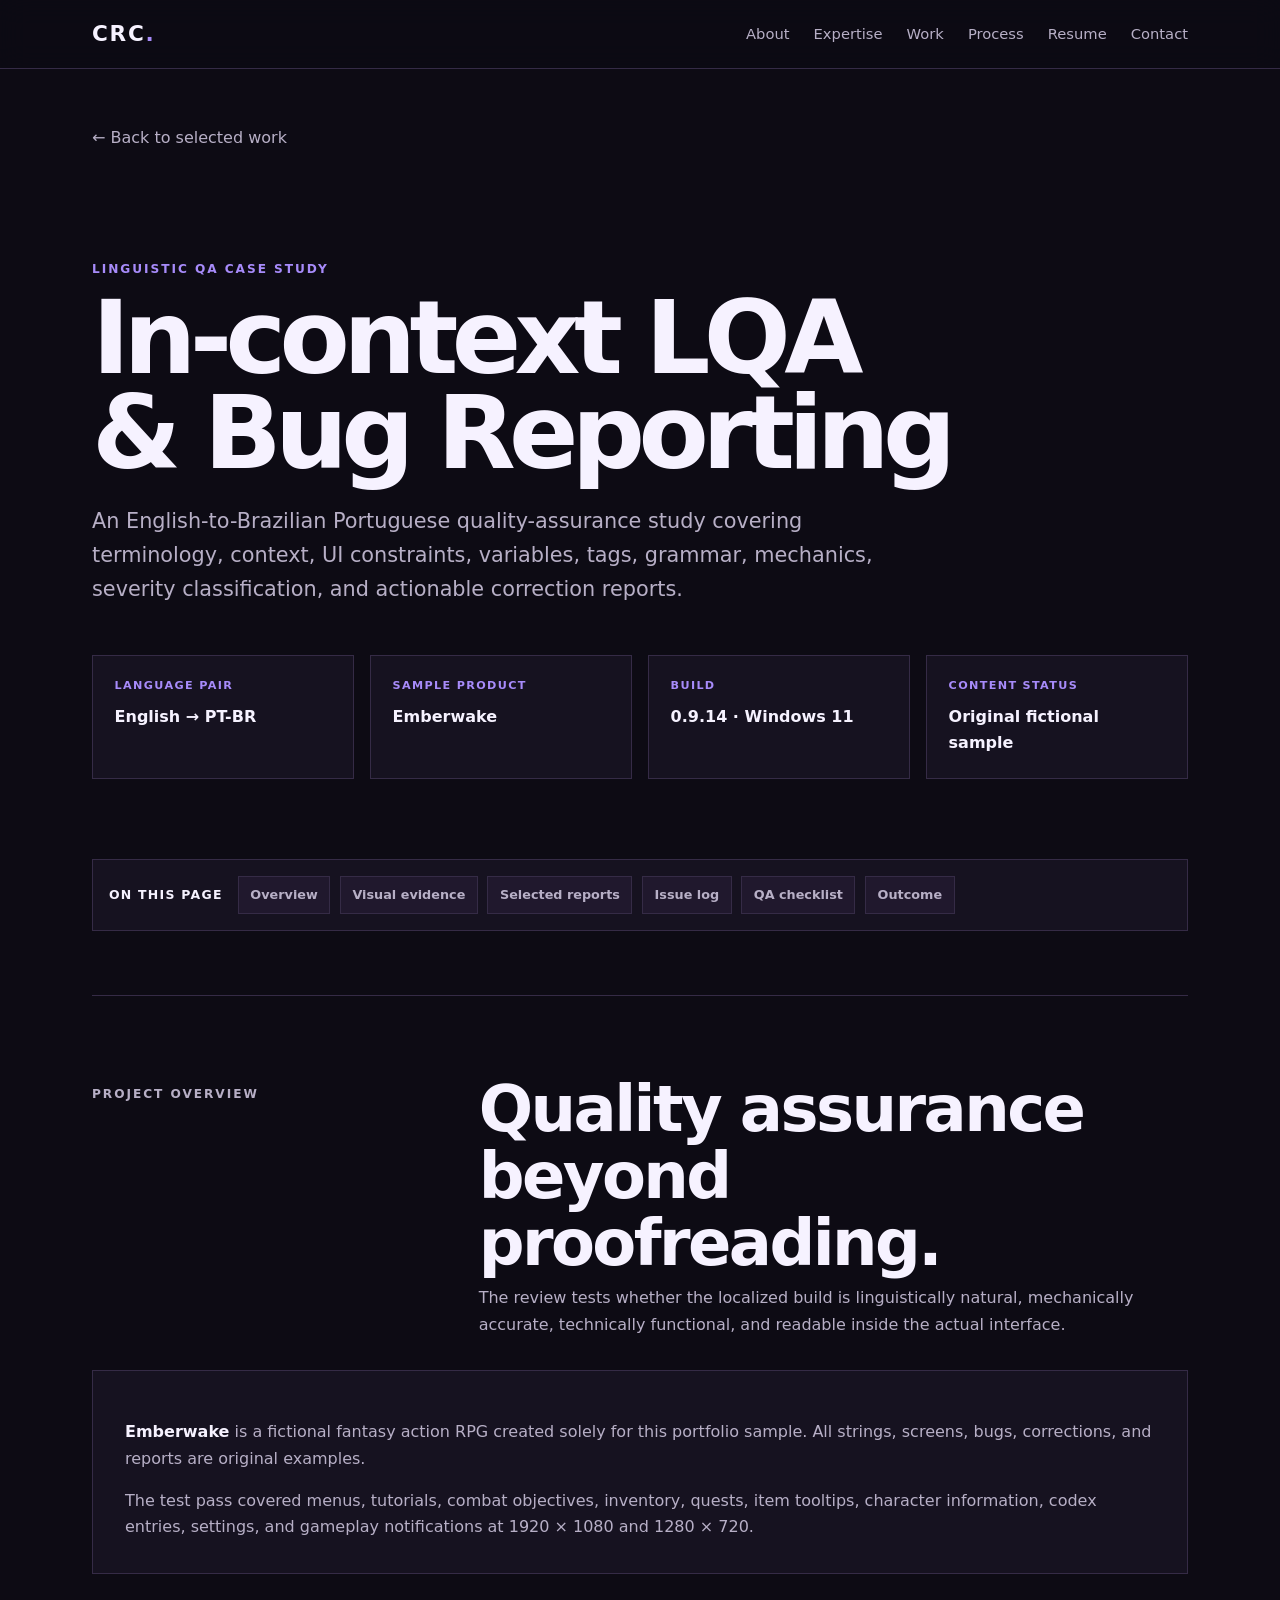
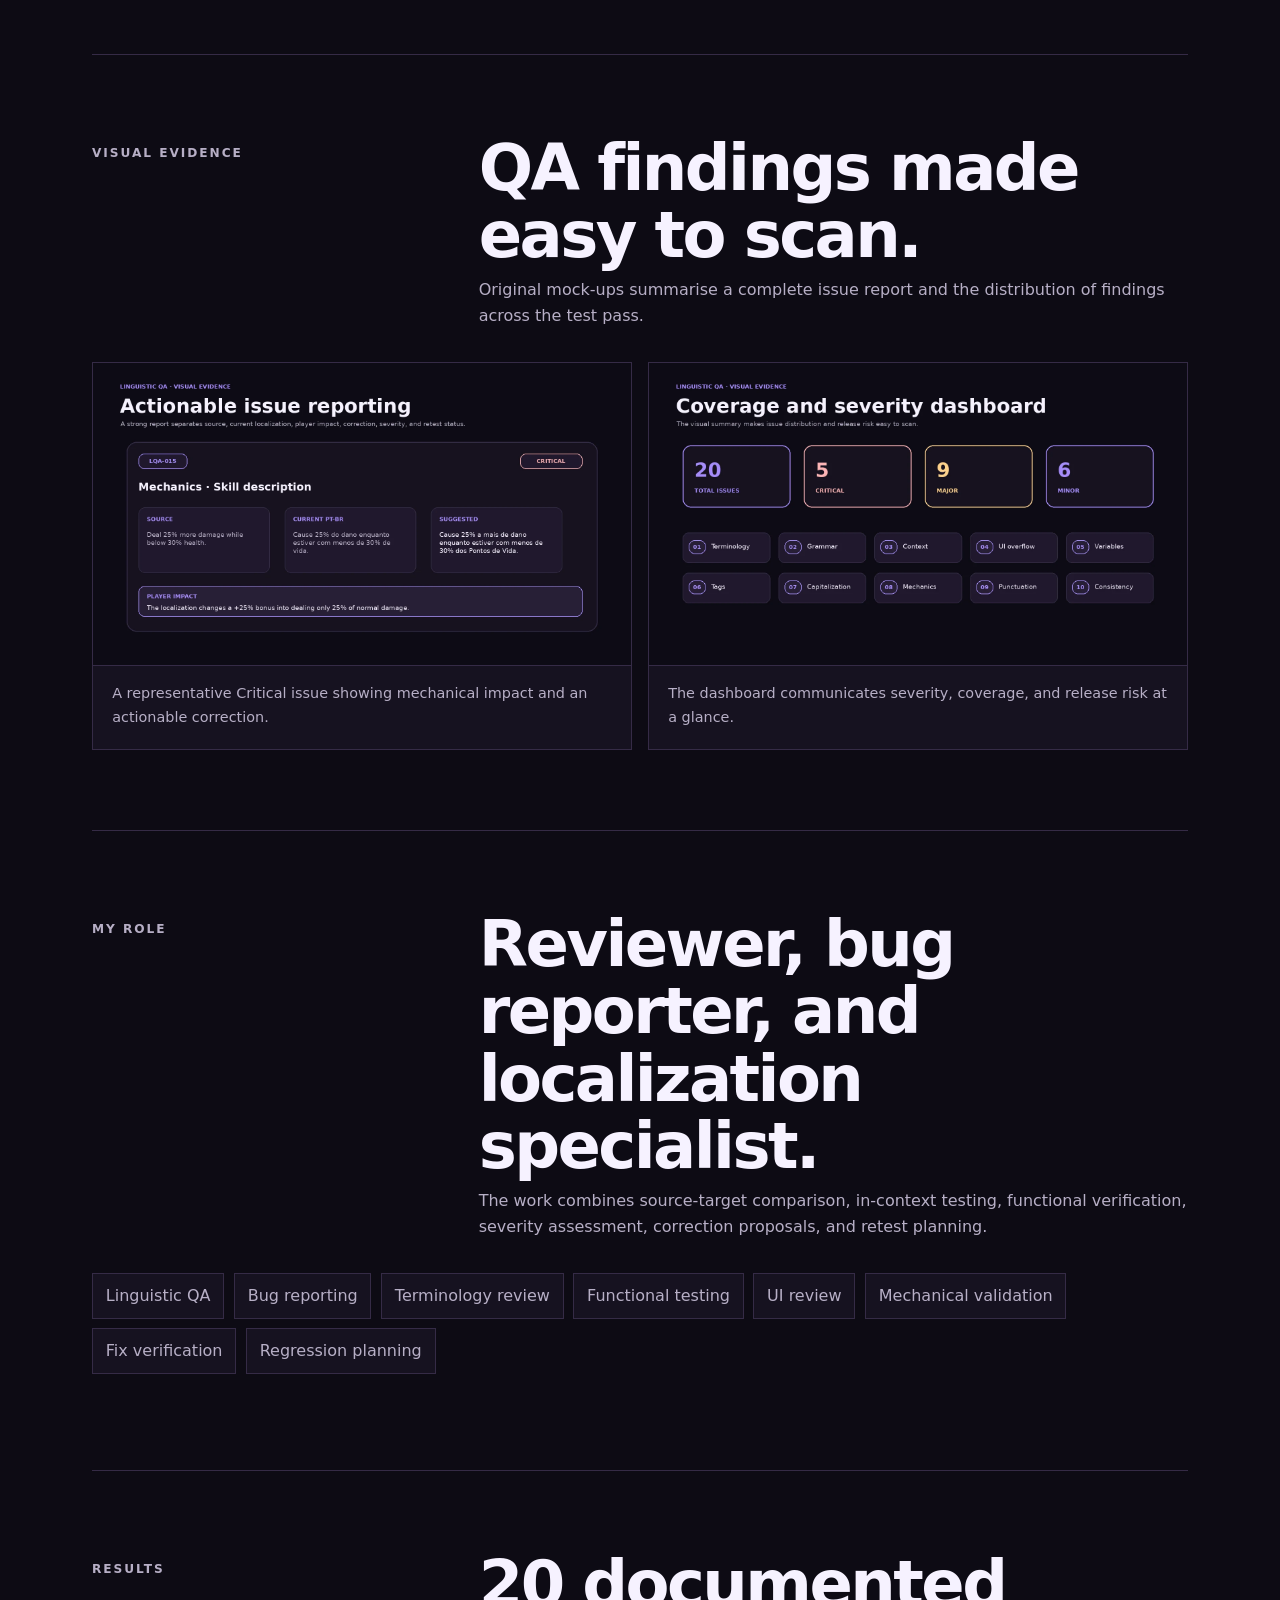
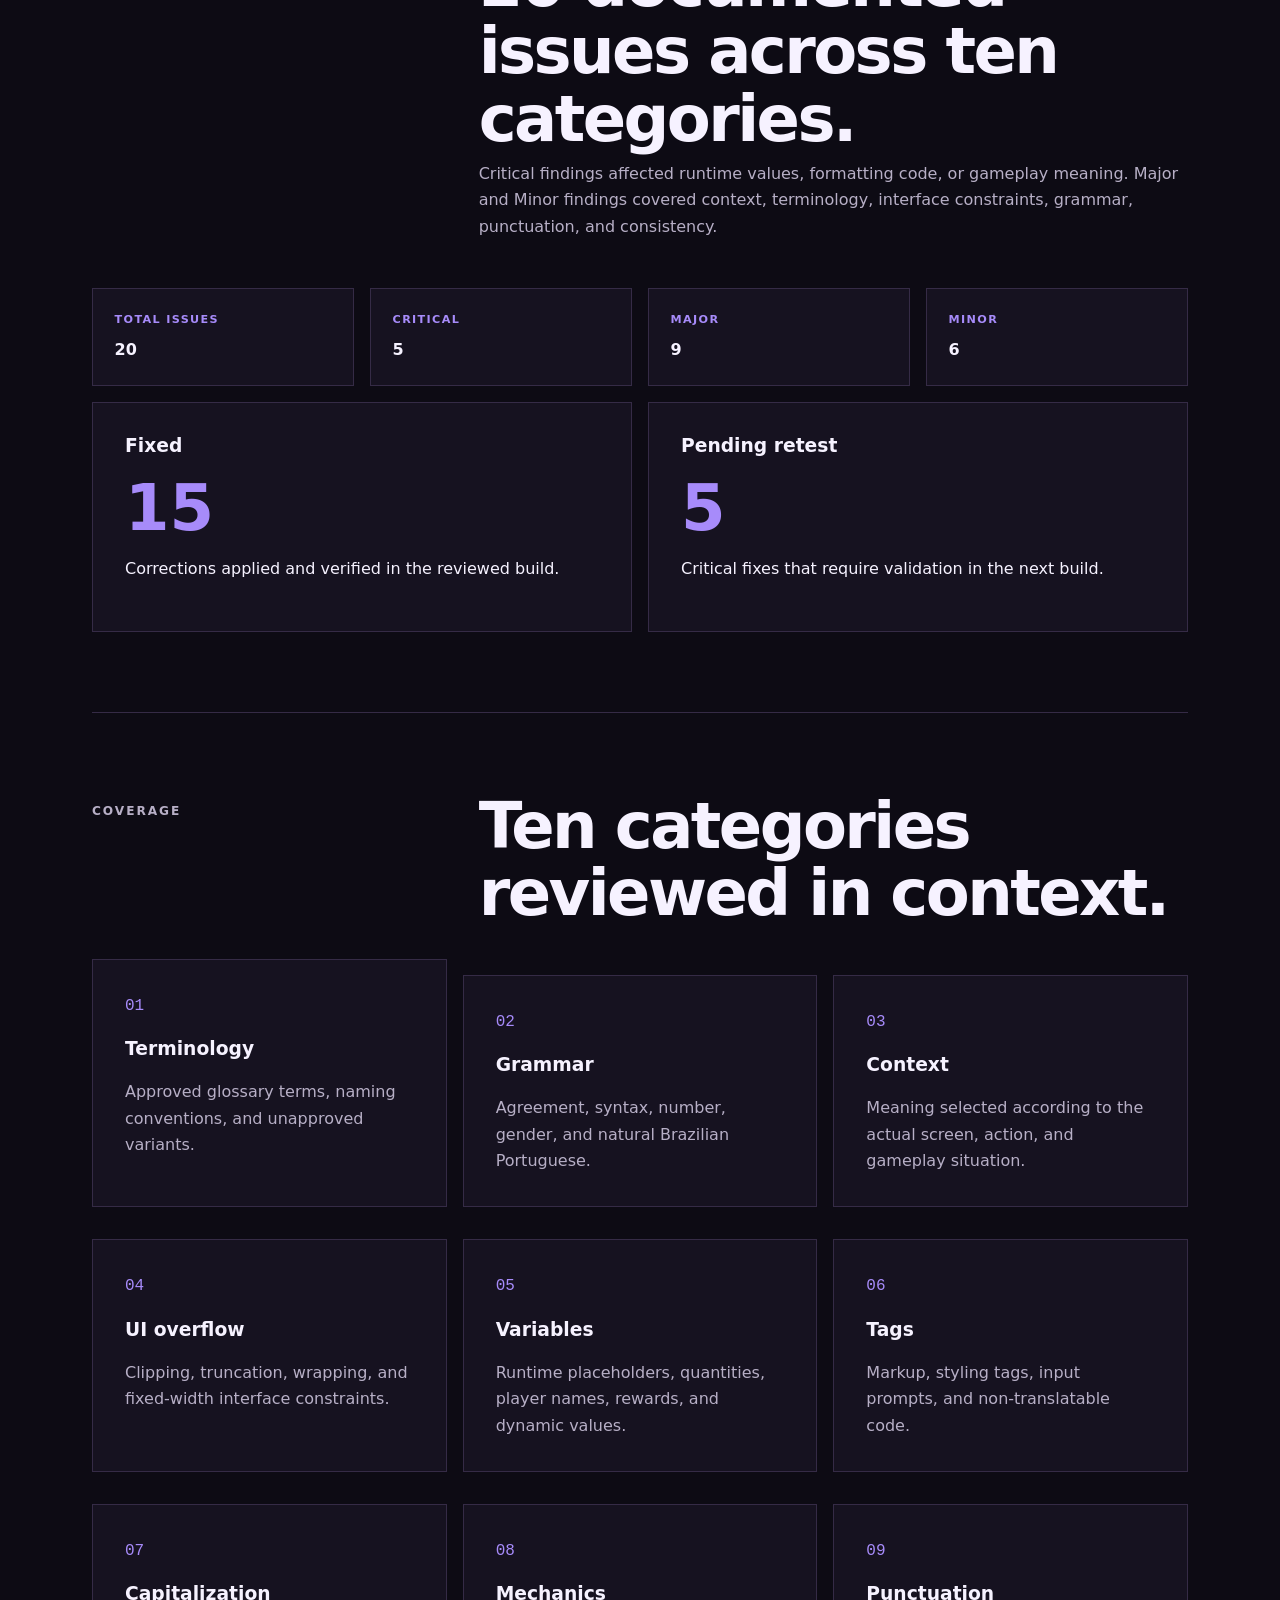
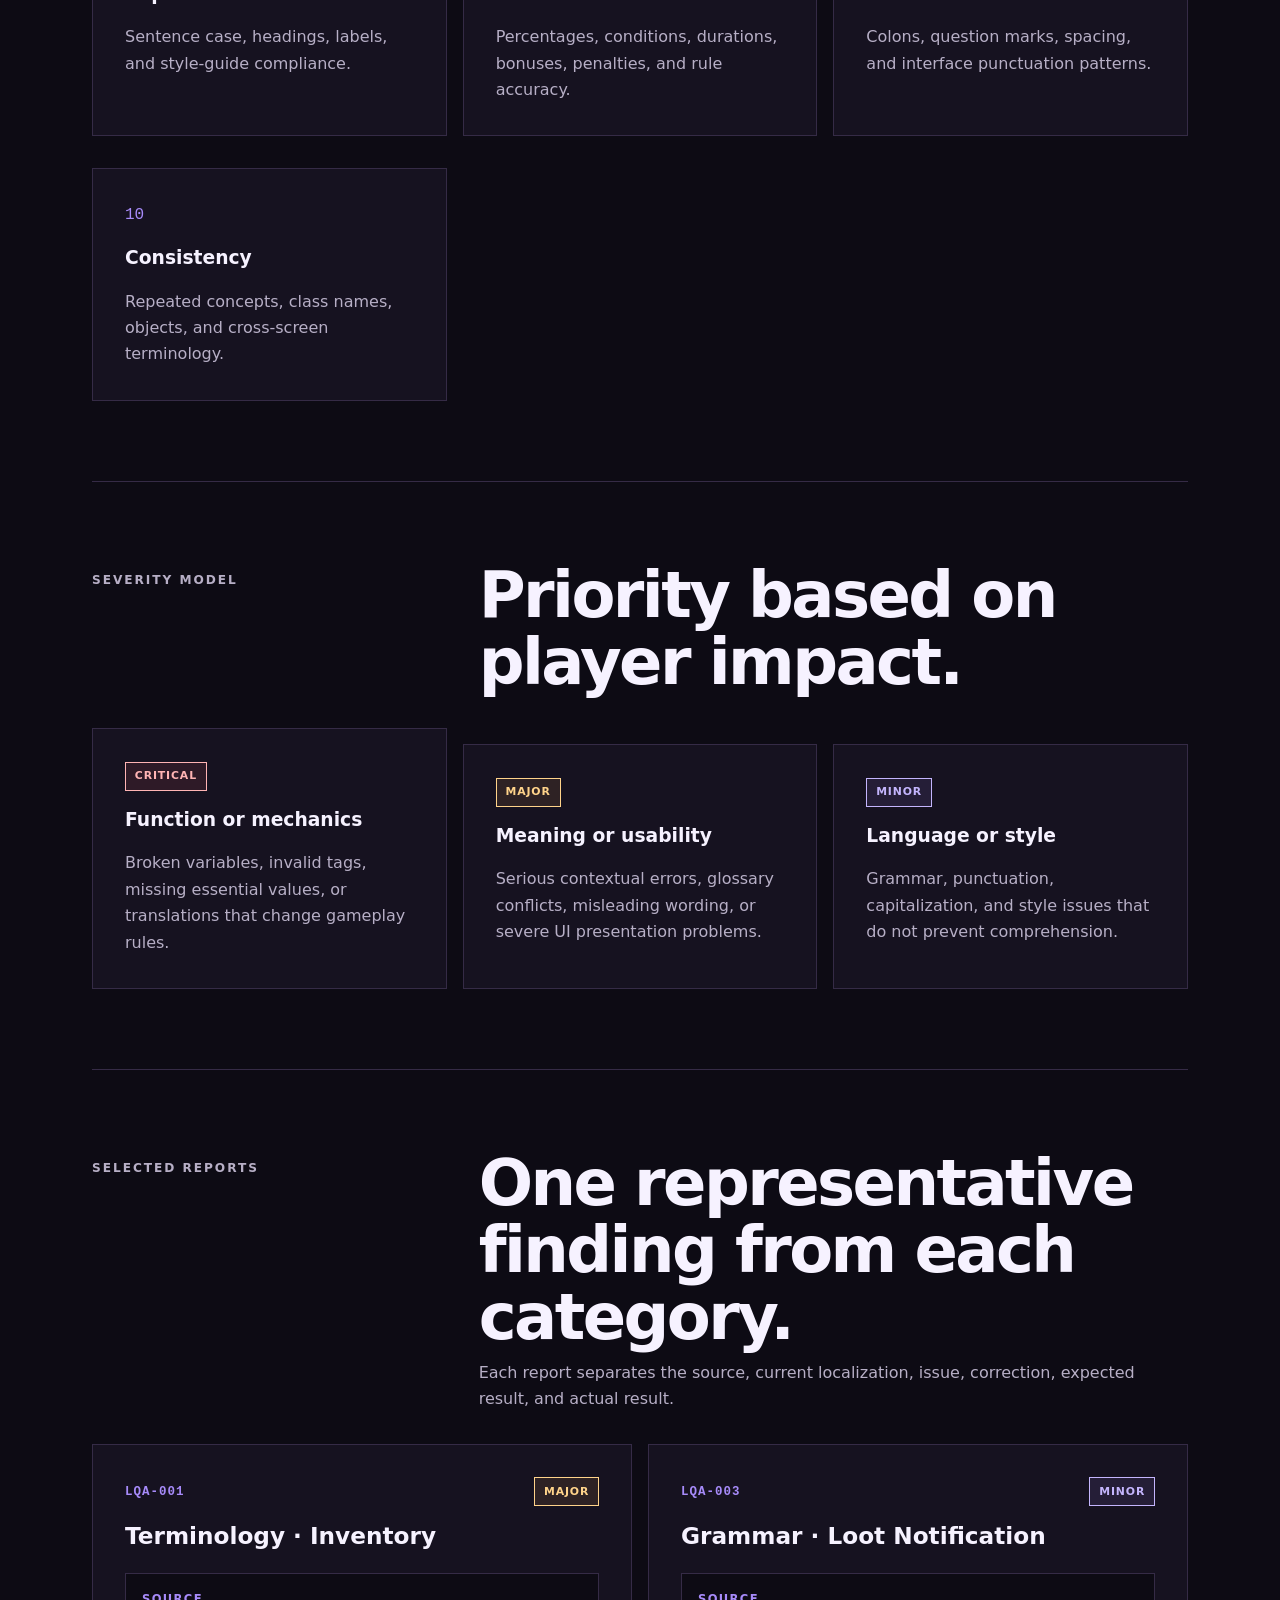
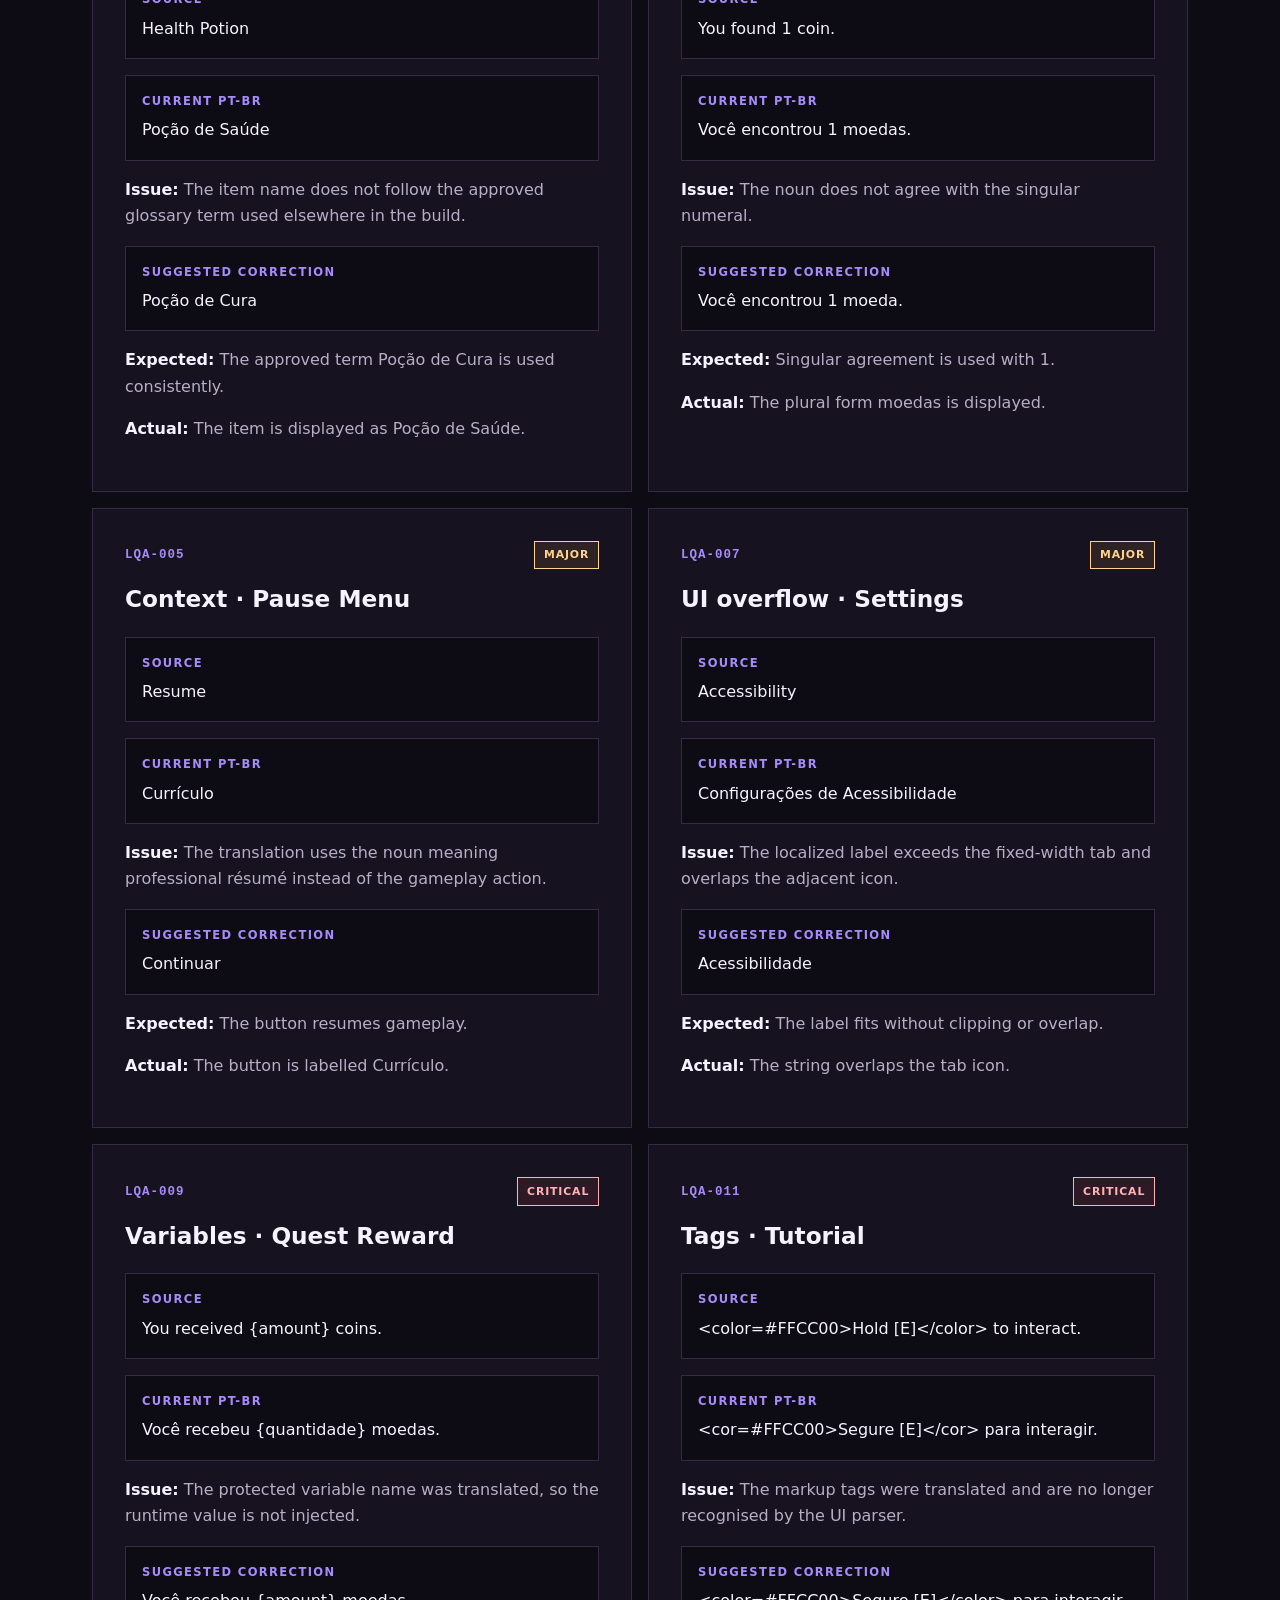
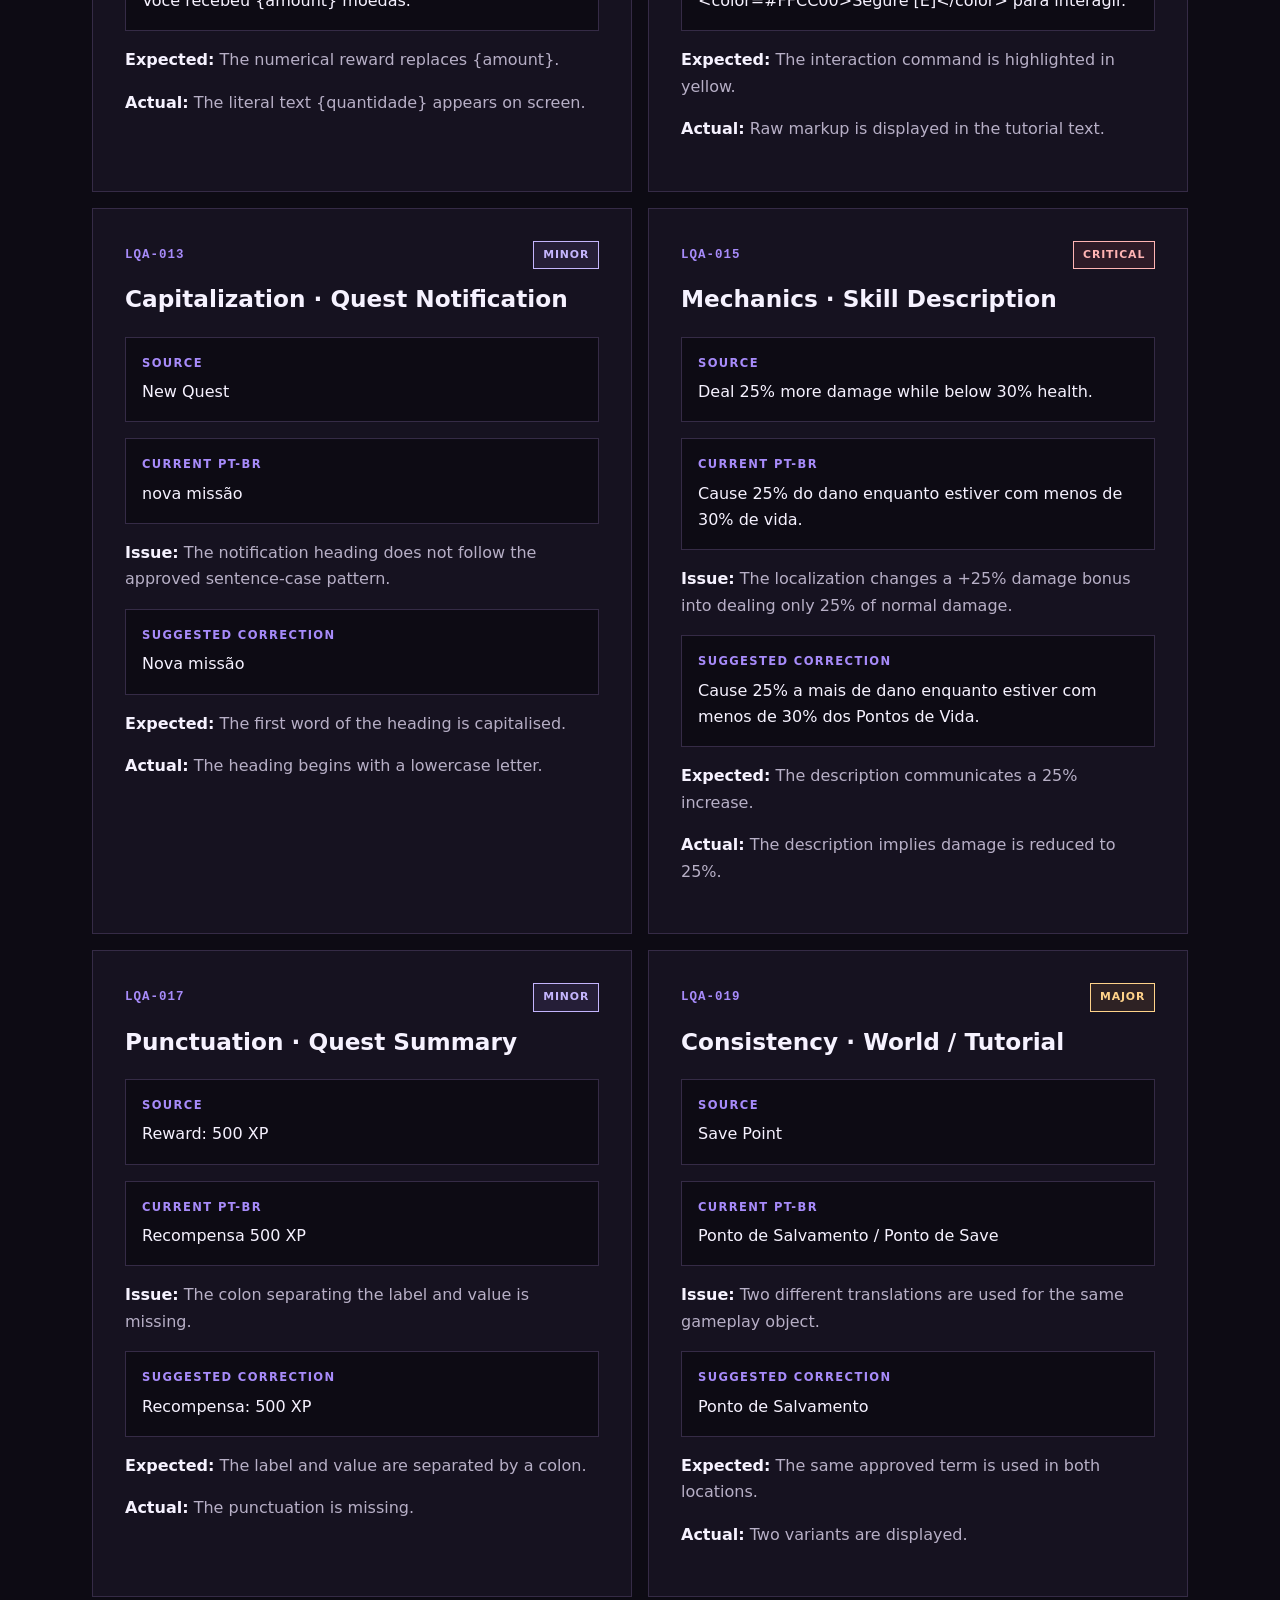
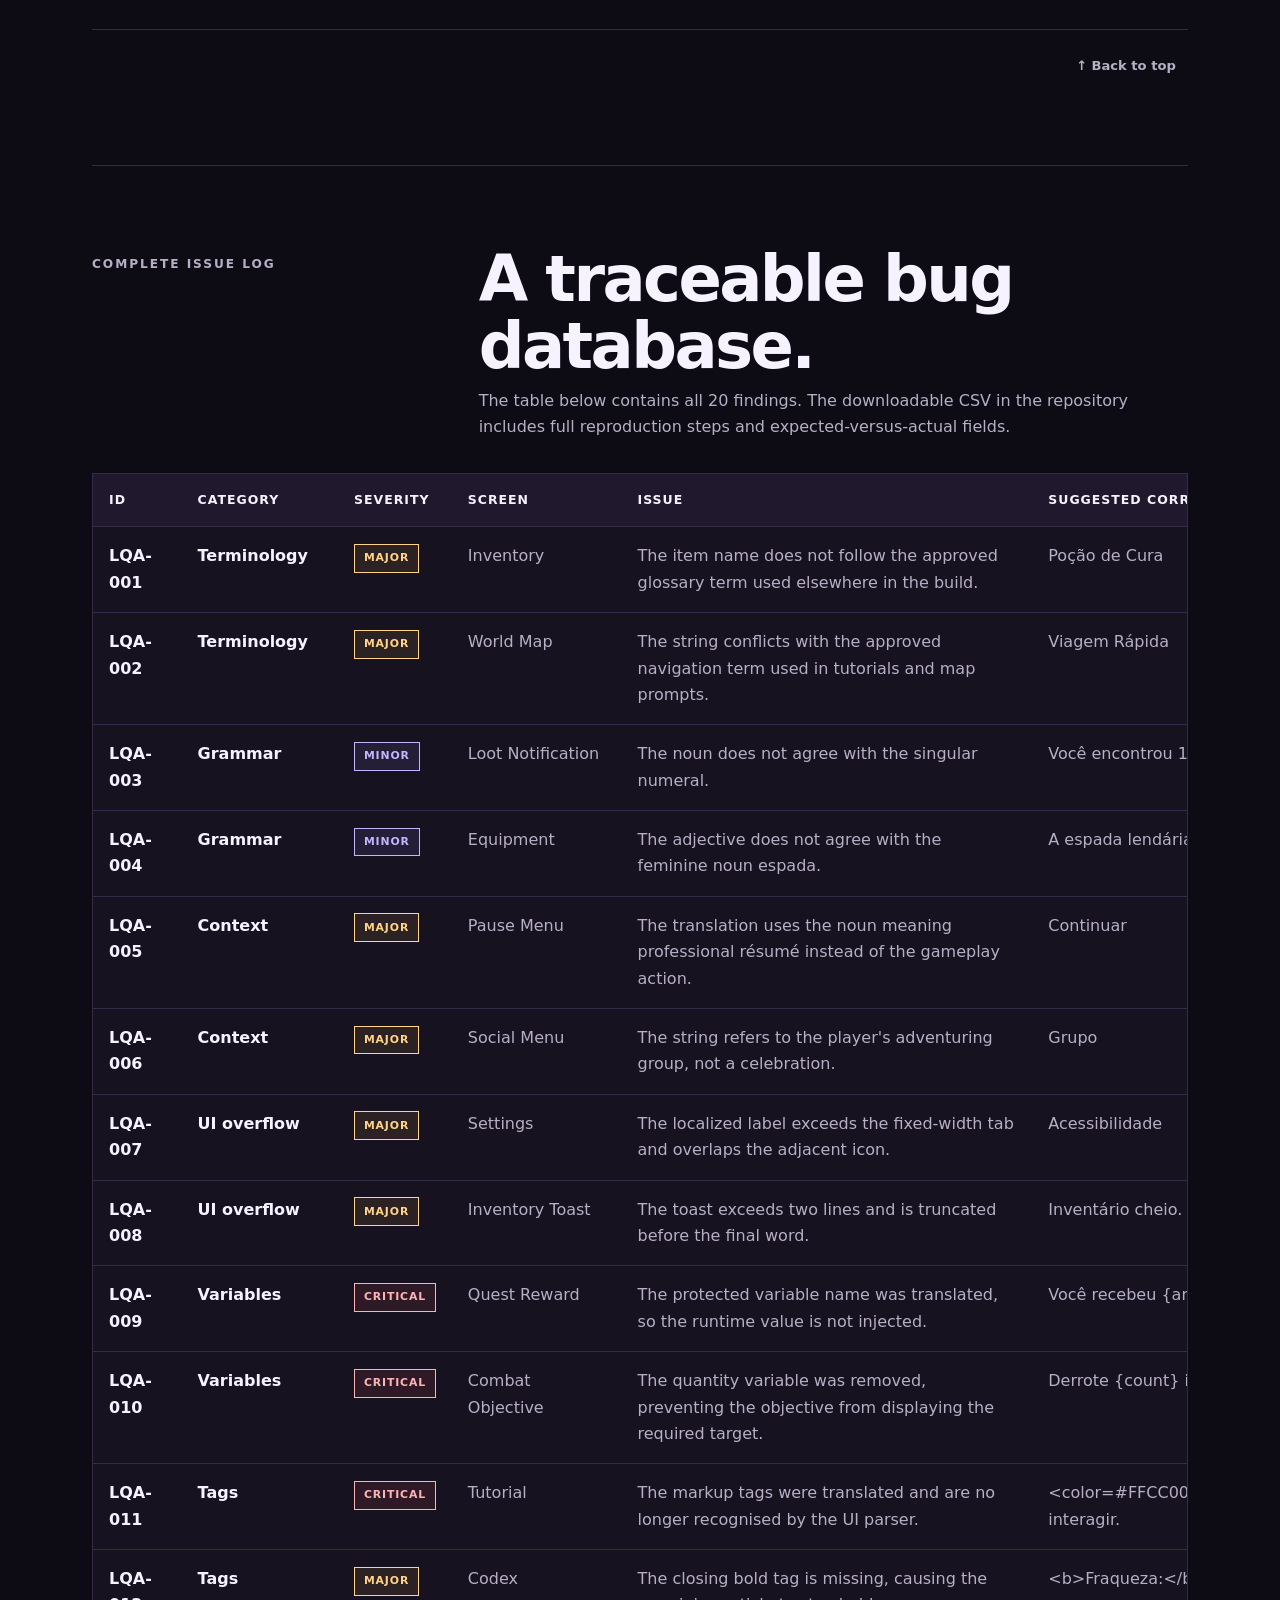
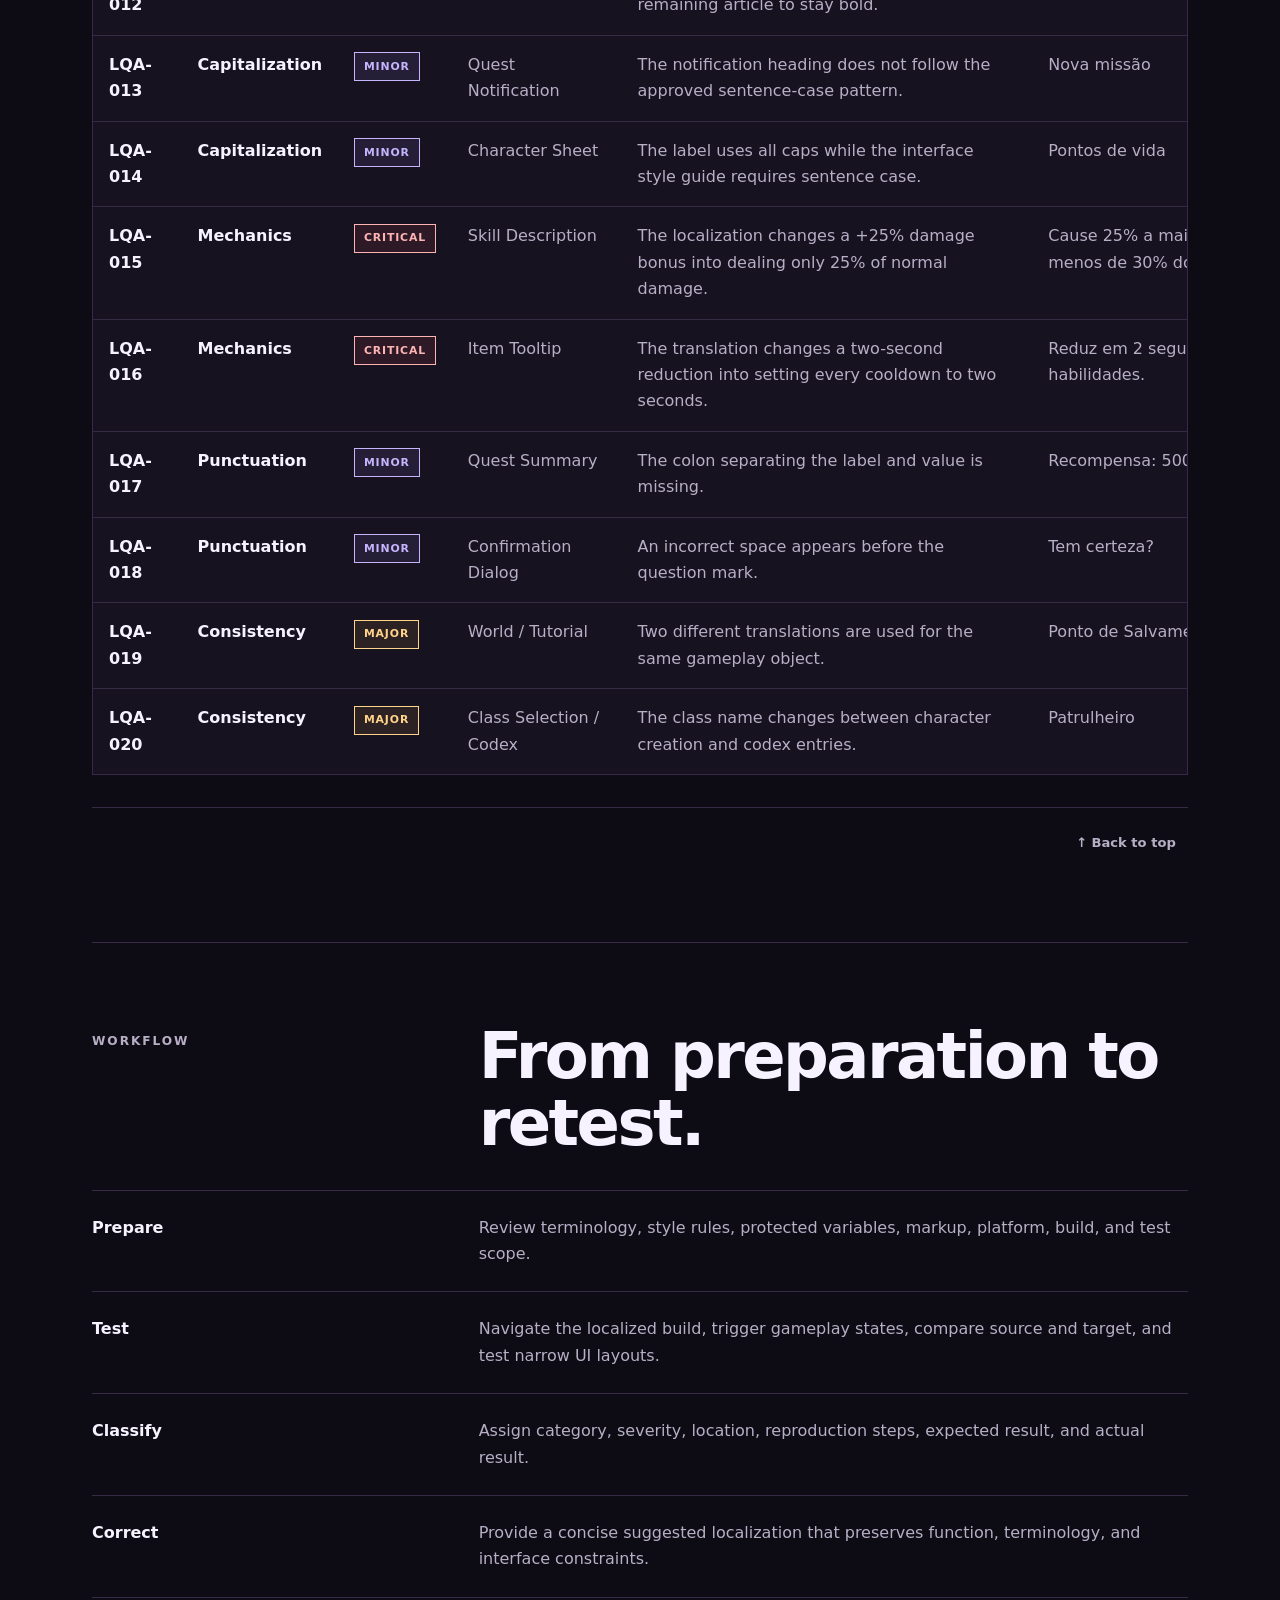
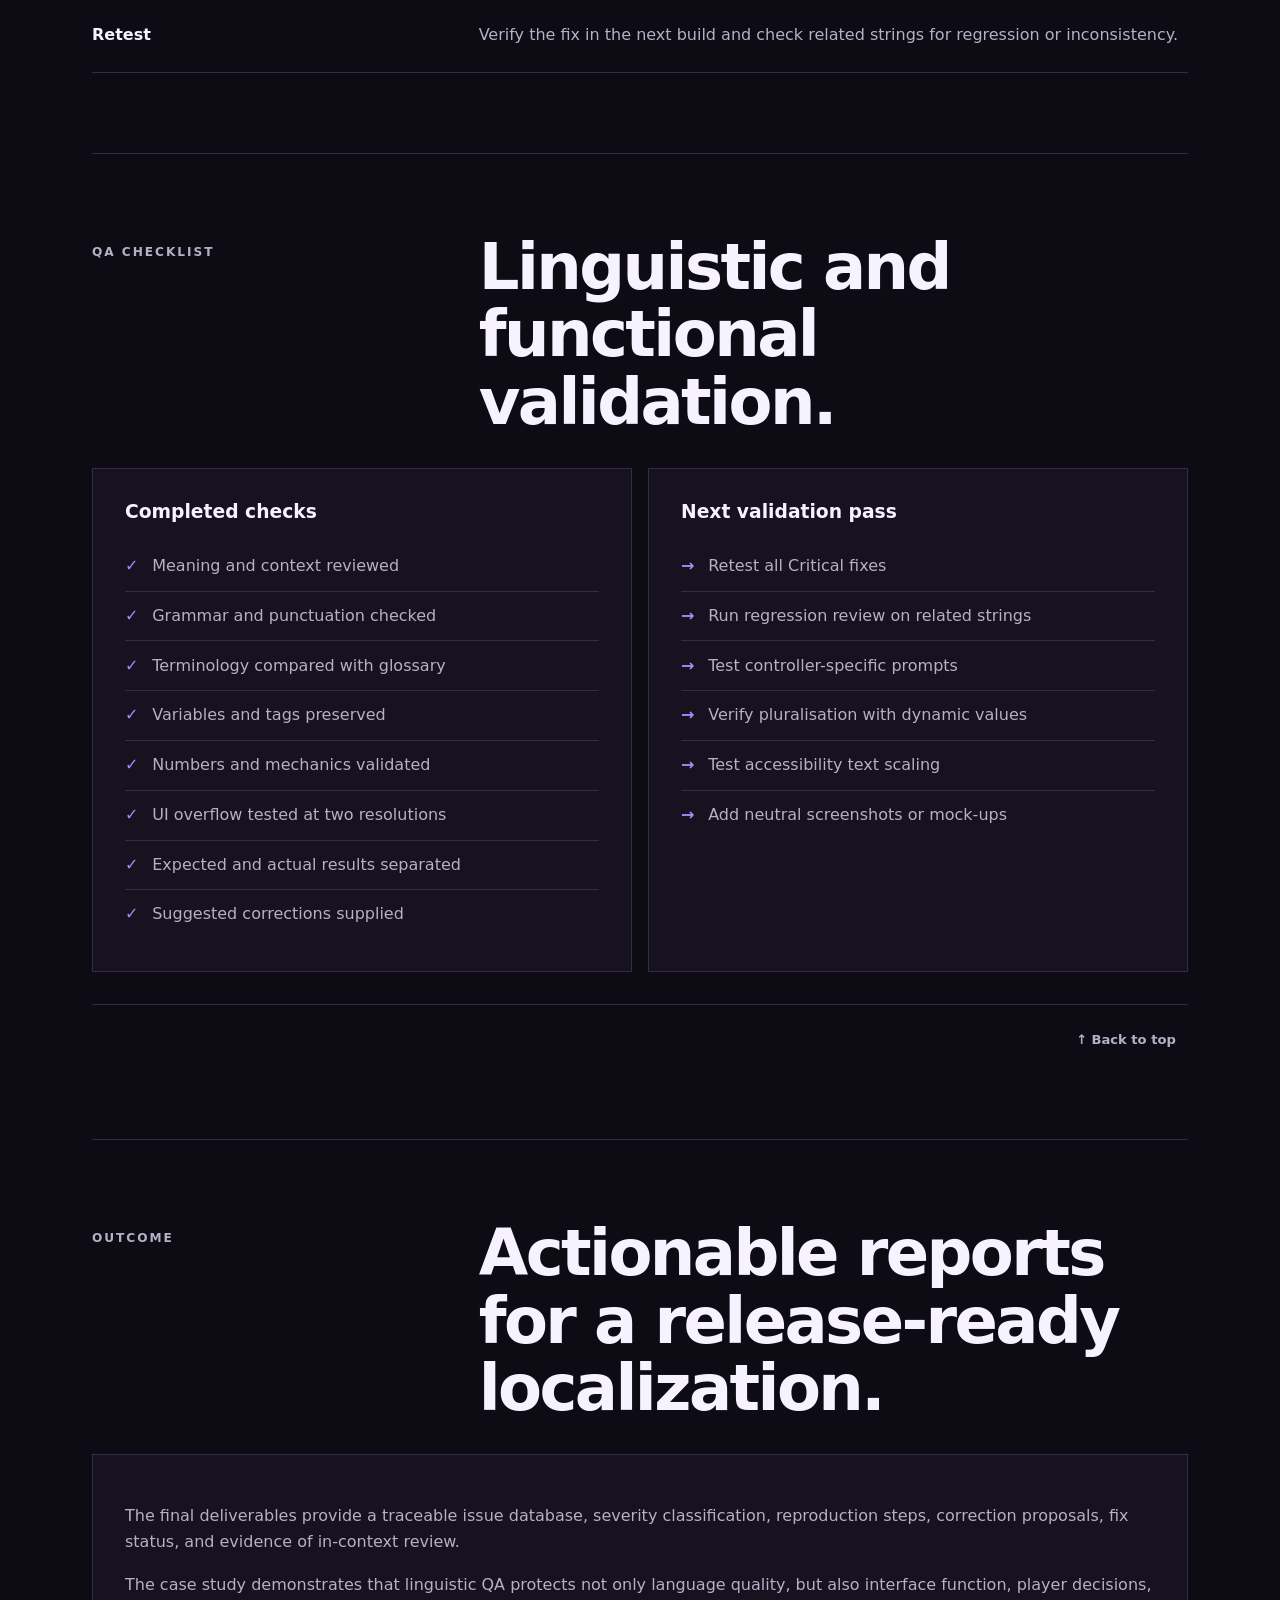
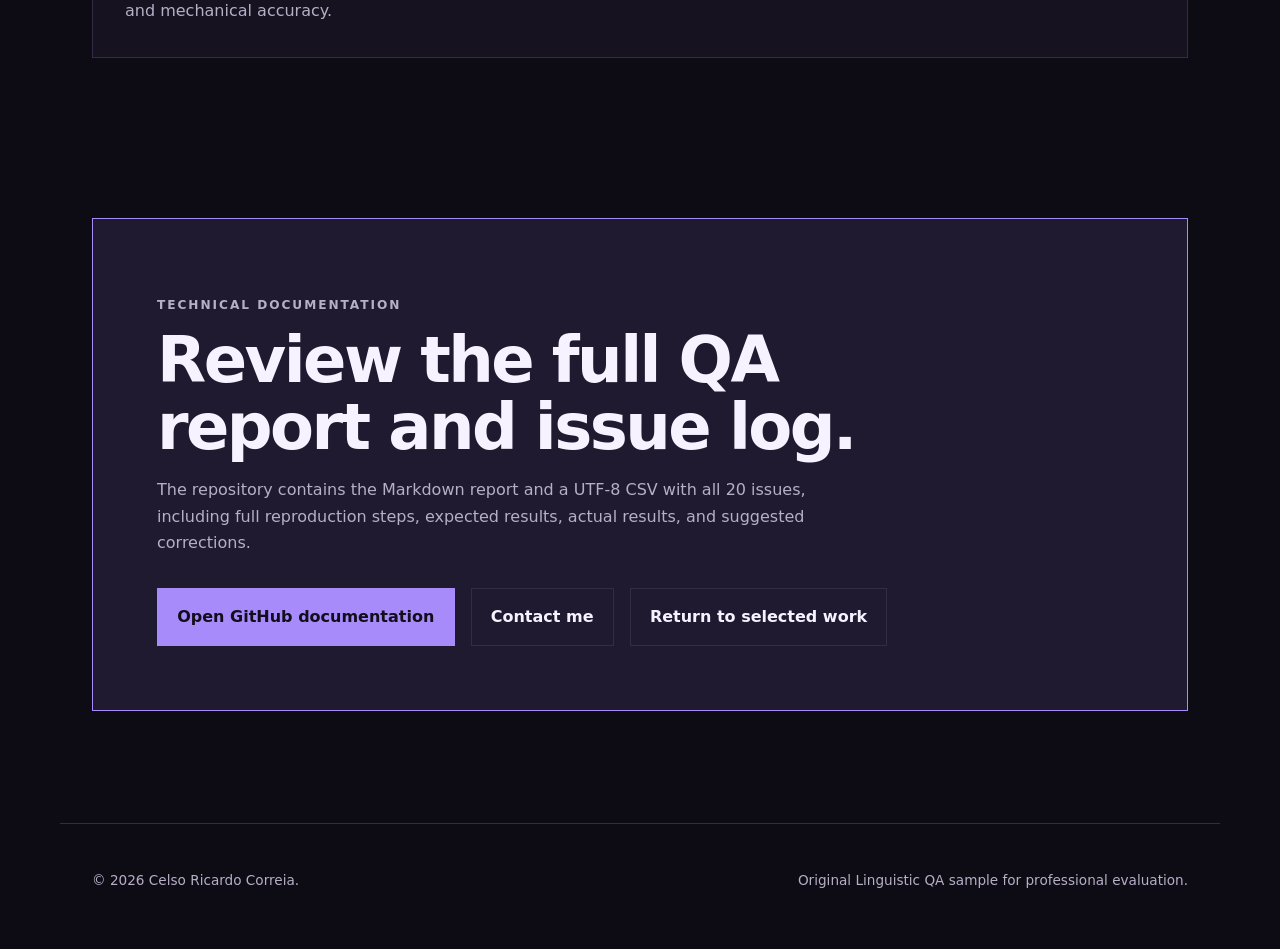
<file: website/case-studies/linguistic-qa.html>
<!DOCTYPE html>

<html lang="en">
<head>
<meta charset="utf-8"/>
<meta content="width=device-width, initial-scale=1" name="viewport"/>
<meta content="Linguistic QA and bug reporting case study from English into Brazilian Portuguese by Celso Ricardo Correia." name="description"/>
<title>Linguistic QA | Localization Case Study</title>
<link href="https://celsorcorreia.github.io/Game-Localization-Portfolio/case-studies/linguistic-qa.html" rel="canonical"/>
<link href="../assets/css/style.css" rel="stylesheet"/>
<meta content="article" property="og:type"/>
<meta content="Linguistic QA | Celso Ricardo Correia" property="og:title"/>
<meta content="English-to-Brazilian Portuguese LQA, bug reporting, terminology, UI, variables, tags, mechanics, and severity classification." property="og:description"/>
<meta content="https://celsorcorreia.github.io/Game-Localization-Portfolio/case-studies/linguistic-qa.html" property="og:url"/>
<meta content="https://celsorcorreia.github.io/Game-Localization-Portfolio/assets/images/social-preview.png" property="og:image"/>
<meta content="summary_large_image" name="twitter:card"/>
</head>
<body>
<header class="site-header">
<a aria-label="Celso Ricardo Correia — Home" class="brand" href="../index.html">CRC<span>.</span></a>
<button aria-controls="primary-navigation" aria-expanded="false" aria-label="Open navigation" class="menu-toggle" type="button">
      Menu
    </button>
<nav aria-label="Primary navigation" id="primary-navigation">
<a href="../about.html">About</a>
<a href="../index.html#expertise">Expertise</a>
<a href="../index.html#projects">Work</a>
<a href="../index.html#process">Process</a>
<a href="../resume.html">Resume</a>
<a href="../index.html#contact">Contact</a>
</nav>
</header>
<main class="case-main" id="top">
<a class="case-back" href="../index.html#projects">← Back to selected work</a>
<section class="case-hero">
<p class="eyebrow">Linguistic QA case study</p>
<h1>In-context LQA<br/>&amp; Bug Reporting</h1>
<p class="case-lead">An English-to-Brazilian Portuguese quality-assurance study covering terminology, context, UI constraints, variables, tags, grammar, mechanics, severity classification, and actionable correction reports.</p>
<div class="meta-grid">
<article class="meta-card">
<span class="meta-label">Language pair</span>
<span class="meta-value">English → PT-BR</span>
</article>
<article class="meta-card">
<span class="meta-label">Sample product</span>
<span class="meta-value">Emberwake</span>
</article>
<article class="meta-card">
<span class="meta-label">Build</span>
<span class="meta-value">0.9.14 · Windows 11</span>
</article>
<article class="meta-card">
<span class="meta-label">Content status</span>
<span class="meta-value">Original fictional sample</span>
</article>
</div>
</section><nav aria-label="Case study sections" class="case-index">
<span class="case-index-label">On this page</span>
<a href="#overview">Overview</a><a href="#visual-evidence">Visual evidence</a><a href="#selected-reports">Selected reports</a><a href="#issue-log">Issue log</a><a href="#quality-assurance">QA checklist</a><a href="#outcome">Outcome</a></nav>
<section class="case-section" id="overview">
<div class="case-section-heading">
<p class="eyebrow">Project overview</p>
<div>
<h2>Quality assurance beyond proofreading.</h2>
<p>The review tests whether the localized build is linguistically natural, mechanically accurate, technically functional, and readable inside the actual interface.</p>
</div>
</div>
<article class="case-card">
<p><strong>Emberwake</strong> is a fictional fantasy action RPG created solely for this portfolio sample. All strings, screens, bugs, corrections, and reports are original examples.</p>
<p>The test pass covered menus, tutorials, combat objectives, inventory, quests, item tooltips, character information, codex entries, settings, and gameplay notifications at 1920 × 1080 and 1280 × 720.</p>
</article>
</section>
<section class="case-section" id="visual-evidence">
<div class="case-section-heading">
<p class="eyebrow">Visual evidence</p>
<div>
<h2>QA findings made easy to scan.</h2>
<p>Original mock-ups summarise a complete issue report and the distribution of findings across the test pass.</p>
</div>
</div>
<div class="visual-grid">
<figure class="visual-card">
<img alt="Fictional critical linguistic QA report comparing English source, incorrect Brazilian Portuguese, and suggested correction" height="900" loading="lazy" src="../assets/images/linguistic-qa/issue-report.webp" width="1600"/>
<figcaption>A representative Critical issue showing mechanical impact and an actionable correction.</figcaption>
</figure>
<figure class="visual-card">
<img alt="Linguistic QA dashboard showing total Critical, Major, and Minor issues across ten categories" height="900" loading="lazy" src="../assets/images/linguistic-qa/coverage-dashboard.webp" width="1600"/>
<figcaption>The dashboard communicates severity, coverage, and release risk at a glance.</figcaption>
</figure>
</div>
</section>
<section class="case-section">
<div class="case-section-heading">
<p class="eyebrow">My role</p>
<div>
<h2>Reviewer, bug reporter, and localization specialist.</h2>
<p>The work combines source-target comparison, in-context testing, functional verification, severity assessment, correction proposals, and retest planning.</p>
</div>
</div>
<ul class="tag-list">
<li>Linguistic QA</li>
<li>Bug reporting</li>
<li>Terminology review</li>
<li>Functional testing</li>
<li>UI review</li>
<li>Mechanical validation</li>
<li>Fix verification</li>
<li>Regression planning</li>
</ul>
</section>
<section class="case-section">
<div class="case-section-heading">
<p class="eyebrow">Results</p>
<div>
<h2>20 documented issues across ten categories.</h2>
<p>Critical findings affected runtime values, formatting code, or gameplay meaning. Major and Minor findings covered context, terminology, interface constraints, grammar, punctuation, and consistency.</p>
</div>
</div>
<div class="meta-grid">
<article class="meta-card">
<span class="meta-label">Total issues</span>
<span class="meta-value">20</span>
</article>
<article class="meta-card">
<span class="meta-label">Critical</span>
<span class="meta-value">5</span>
</article>
<article class="meta-card">
<span class="meta-label">Major</span>
<span class="meta-value">9</span>
</article>
<article class="meta-card">
<span class="meta-label">Minor</span>
<span class="meta-value">6</span>
</article>
</div>
<div class="qa-grid lqa-status-grid">
<article class="qa-card">
<h3>Fixed</h3>
<p class="lqa-metric">15</p>
<p>Corrections applied and verified in the reviewed build.</p>
</article>
<article class="qa-card">
<h3>Pending retest</h3>
<p class="lqa-metric">5</p>
<p>Critical fixes that require validation in the next build.</p>
</article>
</div>
</section>
<section class="case-section">
<div class="case-section-heading">
<p class="eyebrow">Coverage</p>
<div>
<h2>Ten categories reviewed in context.</h2>
</div>
</div>
<div class="objectives-grid">
<article class="case-card objective-card">
<span class="objective-number">01</span>
<h3>Terminology</h3>
<p>Approved glossary terms, naming conventions, and unapproved variants.</p>
</article>
<article class="case-card objective-card">
<span class="objective-number">02</span>
<h3>Grammar</h3>
<p>Agreement, syntax, number, gender, and natural Brazilian Portuguese.</p>
</article>
<article class="case-card objective-card">
<span class="objective-number">03</span>
<h3>Context</h3>
<p>Meaning selected according to the actual screen, action, and gameplay situation.</p>
</article>
<article class="case-card objective-card">
<span class="objective-number">04</span>
<h3>UI overflow</h3>
<p>Clipping, truncation, wrapping, and fixed-width interface constraints.</p>
</article>
<article class="case-card objective-card">
<span class="objective-number">05</span>
<h3>Variables</h3>
<p>Runtime placeholders, quantities, player names, rewards, and dynamic values.</p>
</article>
<article class="case-card objective-card">
<span class="objective-number">06</span>
<h3>Tags</h3>
<p>Markup, styling tags, input prompts, and non-translatable code.</p>
</article>
<article class="case-card objective-card">
<span class="objective-number">07</span>
<h3>Capitalization</h3>
<p>Sentence case, headings, labels, and style-guide compliance.</p>
</article>
<article class="case-card objective-card">
<span class="objective-number">08</span>
<h3>Mechanics</h3>
<p>Percentages, conditions, durations, bonuses, penalties, and rule accuracy.</p>
</article>
<article class="case-card objective-card">
<span class="objective-number">09</span>
<h3>Punctuation</h3>
<p>Colons, question marks, spacing, and interface punctuation patterns.</p>
</article>
<article class="case-card objective-card">
<span class="objective-number">10</span>
<h3>Consistency</h3>
<p>Repeated concepts, class names, objects, and cross-screen terminology.</p>
</article>
</div>
</section>
<section class="case-section">
<div class="case-section-heading">
<p class="eyebrow">Severity model</p>
<div>
<h2>Priority based on player impact.</h2>
</div>
</div>
<div class="pattern-grid">
<article class="case-card">
<span class="severity-badge severity-critical">Critical</span>
<h3>Function or mechanics</h3>
<p>Broken variables, invalid tags, missing essential values, or translations that change gameplay rules.</p>
</article>
<article class="case-card">
<span class="severity-badge severity-major">Major</span>
<h3>Meaning or usability</h3>
<p>Serious contextual errors, glossary conflicts, misleading wording, or severe UI presentation problems.</p>
</article>
<article class="case-card">
<span class="severity-badge severity-minor">Minor</span>
<h3>Language or style</h3>
<p>Grammar, punctuation, capitalization, and style issues that do not prevent comprehension.</p>
</article>
</div>
</section>
<section class="case-section" id="selected-reports">
<div class="case-section-heading">
<p class="eyebrow">Selected reports</p>
<div>
<h2>One representative finding from each category.</h2>
<p>Each report separates the source, current localization, issue, correction, expected result, and actual result.</p>
</div>
</div>
<div class="decision-grid">
<article class="decision-card issue-card">
<div class="issue-heading">
<span class="issue-id">LQA-001</span>
<span class="severity-badge severity-major">Major</span>
</div>
<h3>Terminology · Inventory</h3>
<div class="language-block">
<span class="language-label">Source</span>
            Health Potion
          </div>
<div class="language-block">
<span class="language-label">Current PT-BR</span>
            Poção de Saúde
          </div>
<p><strong>Issue:</strong> The item name does not follow the approved glossary term used elsewhere in the build.</p>
<div class="language-block">
<span class="language-label">Suggested correction</span>
            Poção de Cura
          </div>
<p><strong>Expected:</strong> The approved term Poção de Cura is used consistently.</p>
<p><strong>Actual:</strong> The item is displayed as Poção de Saúde.</p>
</article>
<article class="decision-card issue-card">
<div class="issue-heading">
<span class="issue-id">LQA-003</span>
<span class="severity-badge severity-minor">Minor</span>
</div>
<h3>Grammar · Loot Notification</h3>
<div class="language-block">
<span class="language-label">Source</span>
            You found 1 coin.
          </div>
<div class="language-block">
<span class="language-label">Current PT-BR</span>
            Você encontrou 1 moedas.
          </div>
<p><strong>Issue:</strong> The noun does not agree with the singular numeral.</p>
<div class="language-block">
<span class="language-label">Suggested correction</span>
            Você encontrou 1 moeda.
          </div>
<p><strong>Expected:</strong> Singular agreement is used with 1.</p>
<p><strong>Actual:</strong> The plural form moedas is displayed.</p>
</article>
<article class="decision-card issue-card">
<div class="issue-heading">
<span class="issue-id">LQA-005</span>
<span class="severity-badge severity-major">Major</span>
</div>
<h3>Context · Pause Menu</h3>
<div class="language-block">
<span class="language-label">Source</span>
            Resume
          </div>
<div class="language-block">
<span class="language-label">Current PT-BR</span>
            Currículo
          </div>
<p><strong>Issue:</strong> The translation uses the noun meaning professional résumé instead of the gameplay action.</p>
<div class="language-block">
<span class="language-label">Suggested correction</span>
            Continuar
          </div>
<p><strong>Expected:</strong> The button resumes gameplay.</p>
<p><strong>Actual:</strong> The button is labelled Currículo.</p>
</article>
<article class="decision-card issue-card">
<div class="issue-heading">
<span class="issue-id">LQA-007</span>
<span class="severity-badge severity-major">Major</span>
</div>
<h3>UI overflow · Settings</h3>
<div class="language-block">
<span class="language-label">Source</span>
            Accessibility
          </div>
<div class="language-block">
<span class="language-label">Current PT-BR</span>
            Configurações de Acessibilidade
          </div>
<p><strong>Issue:</strong> The localized label exceeds the fixed-width tab and overlaps the adjacent icon.</p>
<div class="language-block">
<span class="language-label">Suggested correction</span>
            Acessibilidade
          </div>
<p><strong>Expected:</strong> The label fits without clipping or overlap.</p>
<p><strong>Actual:</strong> The string overlaps the tab icon.</p>
</article>
<article class="decision-card issue-card">
<div class="issue-heading">
<span class="issue-id">LQA-009</span>
<span class="severity-badge severity-critical">Critical</span>
</div>
<h3>Variables · Quest Reward</h3>
<div class="language-block">
<span class="language-label">Source</span>
            You received {amount} coins.
          </div>
<div class="language-block">
<span class="language-label">Current PT-BR</span>
            Você recebeu {quantidade} moedas.
          </div>
<p><strong>Issue:</strong> The protected variable name was translated, so the runtime value is not injected.</p>
<div class="language-block">
<span class="language-label">Suggested correction</span>
            Você recebeu {amount} moedas.
          </div>
<p><strong>Expected:</strong> The numerical reward replaces {amount}.</p>
<p><strong>Actual:</strong> The literal text {quantidade} appears on screen.</p>
</article>
<article class="decision-card issue-card">
<div class="issue-heading">
<span class="issue-id">LQA-011</span>
<span class="severity-badge severity-critical">Critical</span>
</div>
<h3>Tags · Tutorial</h3>
<div class="language-block">
<span class="language-label">Source</span>
            &lt;color=#FFCC00&gt;Hold [E]&lt;/color&gt; to interact.
          </div>
<div class="language-block">
<span class="language-label">Current PT-BR</span>
            &lt;cor=#FFCC00&gt;Segure [E]&lt;/cor&gt; para interagir.
          </div>
<p><strong>Issue:</strong> The markup tags were translated and are no longer recognised by the UI parser.</p>
<div class="language-block">
<span class="language-label">Suggested correction</span>
            &lt;color=#FFCC00&gt;Segure [E]&lt;/color&gt; para interagir.
          </div>
<p><strong>Expected:</strong> The interaction command is highlighted in yellow.</p>
<p><strong>Actual:</strong> Raw markup is displayed in the tutorial text.</p>
</article>
<article class="decision-card issue-card">
<div class="issue-heading">
<span class="issue-id">LQA-013</span>
<span class="severity-badge severity-minor">Minor</span>
</div>
<h3>Capitalization · Quest Notification</h3>
<div class="language-block">
<span class="language-label">Source</span>
            New Quest
          </div>
<div class="language-block">
<span class="language-label">Current PT-BR</span>
            nova missão
          </div>
<p><strong>Issue:</strong> The notification heading does not follow the approved sentence-case pattern.</p>
<div class="language-block">
<span class="language-label">Suggested correction</span>
            Nova missão
          </div>
<p><strong>Expected:</strong> The first word of the heading is capitalised.</p>
<p><strong>Actual:</strong> The heading begins with a lowercase letter.</p>
</article>
<article class="decision-card issue-card">
<div class="issue-heading">
<span class="issue-id">LQA-015</span>
<span class="severity-badge severity-critical">Critical</span>
</div>
<h3>Mechanics · Skill Description</h3>
<div class="language-block">
<span class="language-label">Source</span>
            Deal 25% more damage while below 30% health.
          </div>
<div class="language-block">
<span class="language-label">Current PT-BR</span>
            Cause 25% do dano enquanto estiver com menos de 30% de vida.
          </div>
<p><strong>Issue:</strong> The localization changes a +25% damage bonus into dealing only 25% of normal damage.</p>
<div class="language-block">
<span class="language-label">Suggested correction</span>
            Cause 25% a mais de dano enquanto estiver com menos de 30% dos Pontos de Vida.
          </div>
<p><strong>Expected:</strong> The description communicates a 25% increase.</p>
<p><strong>Actual:</strong> The description implies damage is reduced to 25%.</p>
</article>
<article class="decision-card issue-card">
<div class="issue-heading">
<span class="issue-id">LQA-017</span>
<span class="severity-badge severity-minor">Minor</span>
</div>
<h3>Punctuation · Quest Summary</h3>
<div class="language-block">
<span class="language-label">Source</span>
            Reward: 500 XP
          </div>
<div class="language-block">
<span class="language-label">Current PT-BR</span>
            Recompensa 500 XP
          </div>
<p><strong>Issue:</strong> The colon separating the label and value is missing.</p>
<div class="language-block">
<span class="language-label">Suggested correction</span>
            Recompensa: 500 XP
          </div>
<p><strong>Expected:</strong> The label and value are separated by a colon.</p>
<p><strong>Actual:</strong> The punctuation is missing.</p>
</article>
<article class="decision-card issue-card">
<div class="issue-heading">
<span class="issue-id">LQA-019</span>
<span class="severity-badge severity-major">Major</span>
</div>
<h3>Consistency · World / Tutorial</h3>
<div class="language-block">
<span class="language-label">Source</span>
            Save Point
          </div>
<div class="language-block">
<span class="language-label">Current PT-BR</span>
            Ponto de Salvamento / Ponto de Save
          </div>
<p><strong>Issue:</strong> Two different translations are used for the same gameplay object.</p>
<div class="language-block">
<span class="language-label">Suggested correction</span>
            Ponto de Salvamento
          </div>
<p><strong>Expected:</strong> The same approved term is used in both locations.</p>
<p><strong>Actual:</strong> Two variants are displayed.</p>
</article>
</div>
<div class="section-navigation"><a aria-label="Back to the top of this case study" class="section-link" href="#top">↑ Back to top</a></div></section>
<section class="case-section" id="issue-log">
<div class="case-section-heading">
<p class="eyebrow">Complete issue log</p>
<div>
<h2>A traceable bug database.</h2>
<p>The table below contains all 20 findings. The downloadable CSV in the repository includes full reproduction steps and expected-versus-actual fields.</p>
</div>
</div>
<div class="table-wrap">
<table class="case-table issue-table">
<thead>
<tr>
<th>ID</th>
<th>Category</th>
<th>Severity</th>
<th>Screen</th>
<th>Issue</th>
<th>Suggested correction</th>
<th>Status</th>
</tr>
</thead>
<tbody>
<tr>
<td>LQA-001</td>
<td>Terminology</td>
<td><span class="severity-badge severity-major">Major</span></td>
<td>Inventory</td>
<td>The item name does not follow the approved glossary term used elsewhere in the build.</td>
<td>Poção de Cura</td>
<td><span class="status-badge status-fixed">Fixed</span></td>
</tr>
<tr>
<td>LQA-002</td>
<td>Terminology</td>
<td><span class="severity-badge severity-major">Major</span></td>
<td>World Map</td>
<td>The string conflicts with the approved navigation term used in tutorials and map prompts.</td>
<td>Viagem Rápida</td>
<td><span class="status-badge status-fixed">Fixed</span></td>
</tr>
<tr>
<td>LQA-003</td>
<td>Grammar</td>
<td><span class="severity-badge severity-minor">Minor</span></td>
<td>Loot Notification</td>
<td>The noun does not agree with the singular numeral.</td>
<td>Você encontrou 1 moeda.</td>
<td><span class="status-badge status-fixed">Fixed</span></td>
</tr>
<tr>
<td>LQA-004</td>
<td>Grammar</td>
<td><span class="severity-badge severity-minor">Minor</span></td>
<td>Equipment</td>
<td>The adjective does not agree with the feminine noun espada.</td>
<td>A espada lendária foi equipada.</td>
<td><span class="status-badge status-fixed">Fixed</span></td>
</tr>
<tr>
<td>LQA-005</td>
<td>Context</td>
<td><span class="severity-badge severity-major">Major</span></td>
<td>Pause Menu</td>
<td>The translation uses the noun meaning professional résumé instead of the gameplay action.</td>
<td>Continuar</td>
<td><span class="status-badge status-fixed">Fixed</span></td>
</tr>
<tr>
<td>LQA-006</td>
<td>Context</td>
<td><span class="severity-badge severity-major">Major</span></td>
<td>Social Menu</td>
<td>The string refers to the player's adventuring group, not a celebration.</td>
<td>Grupo</td>
<td><span class="status-badge status-fixed">Fixed</span></td>
</tr>
<tr>
<td>LQA-007</td>
<td>UI overflow</td>
<td><span class="severity-badge severity-major">Major</span></td>
<td>Settings</td>
<td>The localized label exceeds the fixed-width tab and overlaps the adjacent icon.</td>
<td>Acessibilidade</td>
<td><span class="status-badge status-fixed">Fixed</span></td>
</tr>
<tr>
<td>LQA-008</td>
<td>UI overflow</td>
<td><span class="severity-badge severity-major">Major</span></td>
<td>Inventory Toast</td>
<td>The toast exceeds two lines and is truncated before the final word.</td>
<td>Inventário cheio.</td>
<td><span class="status-badge status-fixed">Fixed</span></td>
</tr>
<tr>
<td>LQA-009</td>
<td>Variables</td>
<td><span class="severity-badge severity-critical">Critical</span></td>
<td>Quest Reward</td>
<td>The protected variable name was translated, so the runtime value is not injected.</td>
<td>Você recebeu {amount} moedas.</td>
<td><span class="status-badge status-retest">Retest</span></td>
</tr>
<tr>
<td>LQA-010</td>
<td>Variables</td>
<td><span class="severity-badge severity-critical">Critical</span></td>
<td>Combat Objective</td>
<td>The quantity variable was removed, preventing the objective from displaying the required target.</td>
<td>Derrote {count} inimigos.</td>
<td><span class="status-badge status-retest">Retest</span></td>
</tr>
<tr>
<td>LQA-011</td>
<td>Tags</td>
<td><span class="severity-badge severity-critical">Critical</span></td>
<td>Tutorial</td>
<td>The markup tags were translated and are no longer recognised by the UI parser.</td>
<td>&lt;color=#FFCC00&gt;Segure [E]&lt;/color&gt; para interagir.</td>
<td><span class="status-badge status-retest">Retest</span></td>
</tr>
<tr>
<td>LQA-012</td>
<td>Tags</td>
<td><span class="severity-badge severity-major">Major</span></td>
<td>Codex</td>
<td>The closing bold tag is missing, causing the remaining article to stay bold.</td>
<td>&lt;b&gt;Fraqueza:&lt;/b&gt; Gelo</td>
<td><span class="status-badge status-fixed">Fixed</span></td>
</tr>
<tr>
<td>LQA-013</td>
<td>Capitalization</td>
<td><span class="severity-badge severity-minor">Minor</span></td>
<td>Quest Notification</td>
<td>The notification heading does not follow the approved sentence-case pattern.</td>
<td>Nova missão</td>
<td><span class="status-badge status-fixed">Fixed</span></td>
</tr>
<tr>
<td>LQA-014</td>
<td>Capitalization</td>
<td><span class="severity-badge severity-minor">Minor</span></td>
<td>Character Sheet</td>
<td>The label uses all caps while the interface style guide requires sentence case.</td>
<td>Pontos de vida</td>
<td><span class="status-badge status-fixed">Fixed</span></td>
</tr>
<tr>
<td>LQA-015</td>
<td>Mechanics</td>
<td><span class="severity-badge severity-critical">Critical</span></td>
<td>Skill Description</td>
<td>The localization changes a +25% damage bonus into dealing only 25% of normal damage.</td>
<td>Cause 25% a mais de dano enquanto estiver com menos de 30% dos Pontos de Vida.</td>
<td><span class="status-badge status-retest">Retest</span></td>
</tr>
<tr>
<td>LQA-016</td>
<td>Mechanics</td>
<td><span class="severity-badge severity-critical">Critical</span></td>
<td>Item Tooltip</td>
<td>The translation changes a two-second reduction into setting every cooldown to two seconds.</td>
<td>Reduz em 2 segundos o tempo de recarga das habilidades.</td>
<td><span class="status-badge status-retest">Retest</span></td>
</tr>
<tr>
<td>LQA-017</td>
<td>Punctuation</td>
<td><span class="severity-badge severity-minor">Minor</span></td>
<td>Quest Summary</td>
<td>The colon separating the label and value is missing.</td>
<td>Recompensa: 500 XP</td>
<td><span class="status-badge status-fixed">Fixed</span></td>
</tr>
<tr>
<td>LQA-018</td>
<td>Punctuation</td>
<td><span class="severity-badge severity-minor">Minor</span></td>
<td>Confirmation Dialog</td>
<td>An incorrect space appears before the question mark.</td>
<td>Tem certeza?</td>
<td><span class="status-badge status-fixed">Fixed</span></td>
</tr>
<tr>
<td>LQA-019</td>
<td>Consistency</td>
<td><span class="severity-badge severity-major">Major</span></td>
<td>World / Tutorial</td>
<td>Two different translations are used for the same gameplay object.</td>
<td>Ponto de Salvamento</td>
<td><span class="status-badge status-fixed">Fixed</span></td>
</tr>
<tr>
<td>LQA-020</td>
<td>Consistency</td>
<td><span class="severity-badge severity-major">Major</span></td>
<td>Class Selection / Codex</td>
<td>The class name changes between character creation and codex entries.</td>
<td>Patrulheiro</td>
<td><span class="status-badge status-fixed">Fixed</span></td>
</tr>
</tbody>
</table>
</div>
<div class="section-navigation"><a aria-label="Back to the top of this case study" class="section-link" href="#top">↑ Back to top</a></div></section>
<section class="case-section">
<div class="case-section-heading">
<p class="eyebrow">Workflow</p>
<div>
<h2>From preparation to retest.</h2>
</div>
</div>
<ol class="process">
<li><strong>Prepare</strong><span>Review terminology, style rules, protected variables, markup, platform, build, and test scope.</span></li>
<li><strong>Test</strong><span>Navigate the localized build, trigger gameplay states, compare source and target, and test narrow UI layouts.</span></li>
<li><strong>Classify</strong><span>Assign category, severity, location, reproduction steps, expected result, and actual result.</span></li>
<li><strong>Correct</strong><span>Provide a concise suggested localization that preserves function, terminology, and interface constraints.</span></li>
<li><strong>Retest</strong><span>Verify the fix in the next build and check related strings for regression or inconsistency.</span></li>
</ol>
</section>
<section class="case-section" id="quality-assurance">
<div class="case-section-heading">
<p class="eyebrow">QA checklist</p>
<div>
<h2>Linguistic and functional validation.</h2>
</div>
</div>
<div class="qa-grid">
<article class="qa-card">
<h3>Completed checks</h3>
<ul class="check-list">
<li>Meaning and context reviewed</li>
<li>Grammar and punctuation checked</li>
<li>Terminology compared with glossary</li>
<li>Variables and tags preserved</li>
<li>Numbers and mechanics validated</li>
<li>UI overflow tested at two resolutions</li>
<li>Expected and actual results separated</li>
<li>Suggested corrections supplied</li>
</ul>
</article>
<article class="qa-card">
<h3>Next validation pass</h3>
<ul class="check-list risk-list">
<li>Retest all Critical fixes</li>
<li>Run regression review on related strings</li>
<li>Test controller-specific prompts</li>
<li>Verify pluralisation with dynamic values</li>
<li>Test accessibility text scaling</li>
<li>Add neutral screenshots or mock-ups</li>
</ul>
</article>
</div>
<div class="section-navigation"><a aria-label="Back to the top of this case study" class="section-link" href="#top">↑ Back to top</a></div></section>
<section class="case-section" id="outcome">
<div class="case-section-heading">
<p class="eyebrow">Outcome</p>
<div>
<h2>Actionable reports for a release-ready localization.</h2>
</div>
</div>
<article class="case-card">
<p>The final deliverables provide a traceable issue database, severity classification, reproduction steps, correction proposals, fix status, and evidence of in-context review.</p>
<p>The case study demonstrates that linguistic QA protects not only language quality, but also interface function, player decisions, and mechanical accuracy.</p>
</article>
</section>
<section class="case-cta">
<p class="eyebrow">Technical documentation</p>
<h2>Review the full QA report and issue log.</h2>
<p>The repository contains the Markdown report and a UTF-8 CSV with all 20 issues, including full reproduction steps, expected results, actual results, and suggested corrections.</p>
<div class="actions">
<a class="button primary" href="https://github.com/celsorcorreia/Game-Localization-Portfolio/tree/main/localization-samples/linguistic-qa" rel="noopener noreferrer" target="_blank">Open GitHub documentation</a>
<a class="button secondary" href="mailto:celsor.correia@gmail.com">Contact me</a>
<a class="button secondary" href="../index.html#projects">Return to selected work</a></div>
</section>
</main>
<footer>
<p>© <span id="year"></span> Celso Ricardo Correia.</p>
<p>Original Linguistic QA sample for professional evaluation.</p>
</footer>
<script src="../assets/js/main.js"></script>
</body>
</html>
</file>
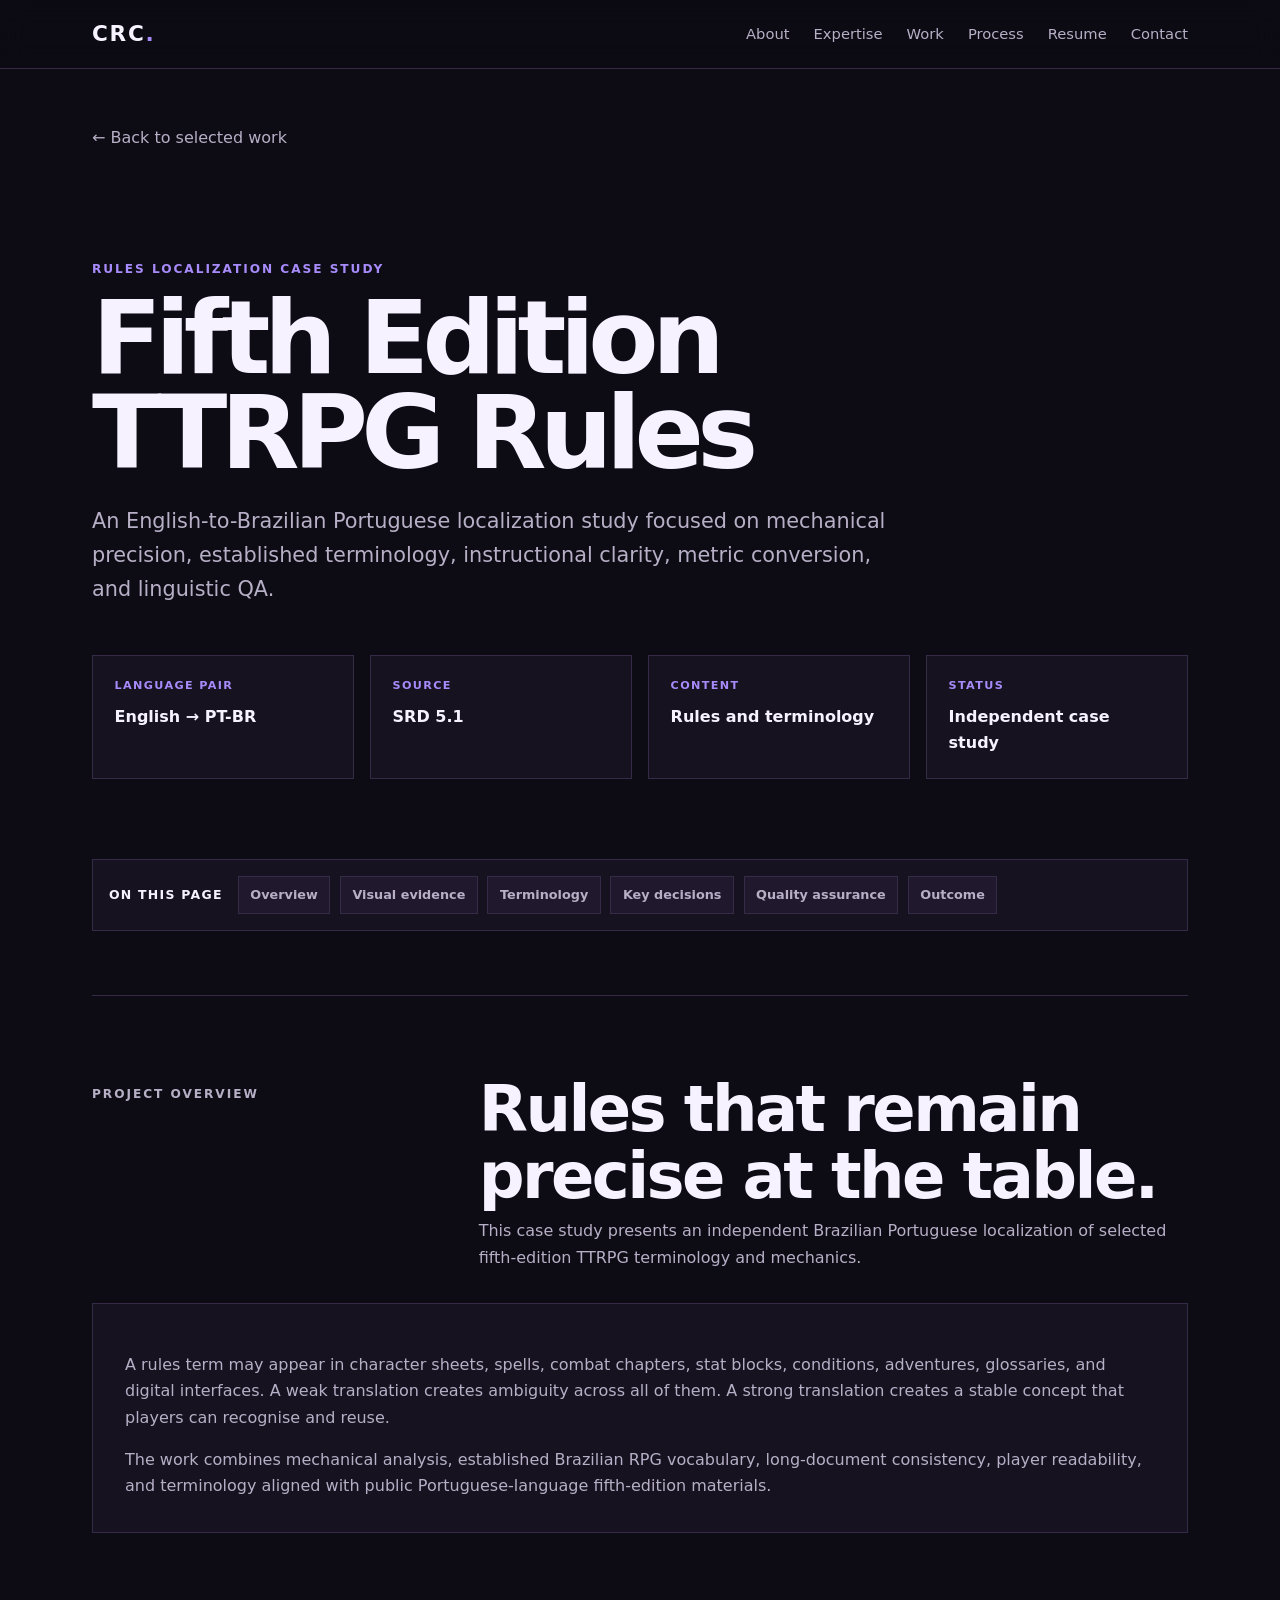
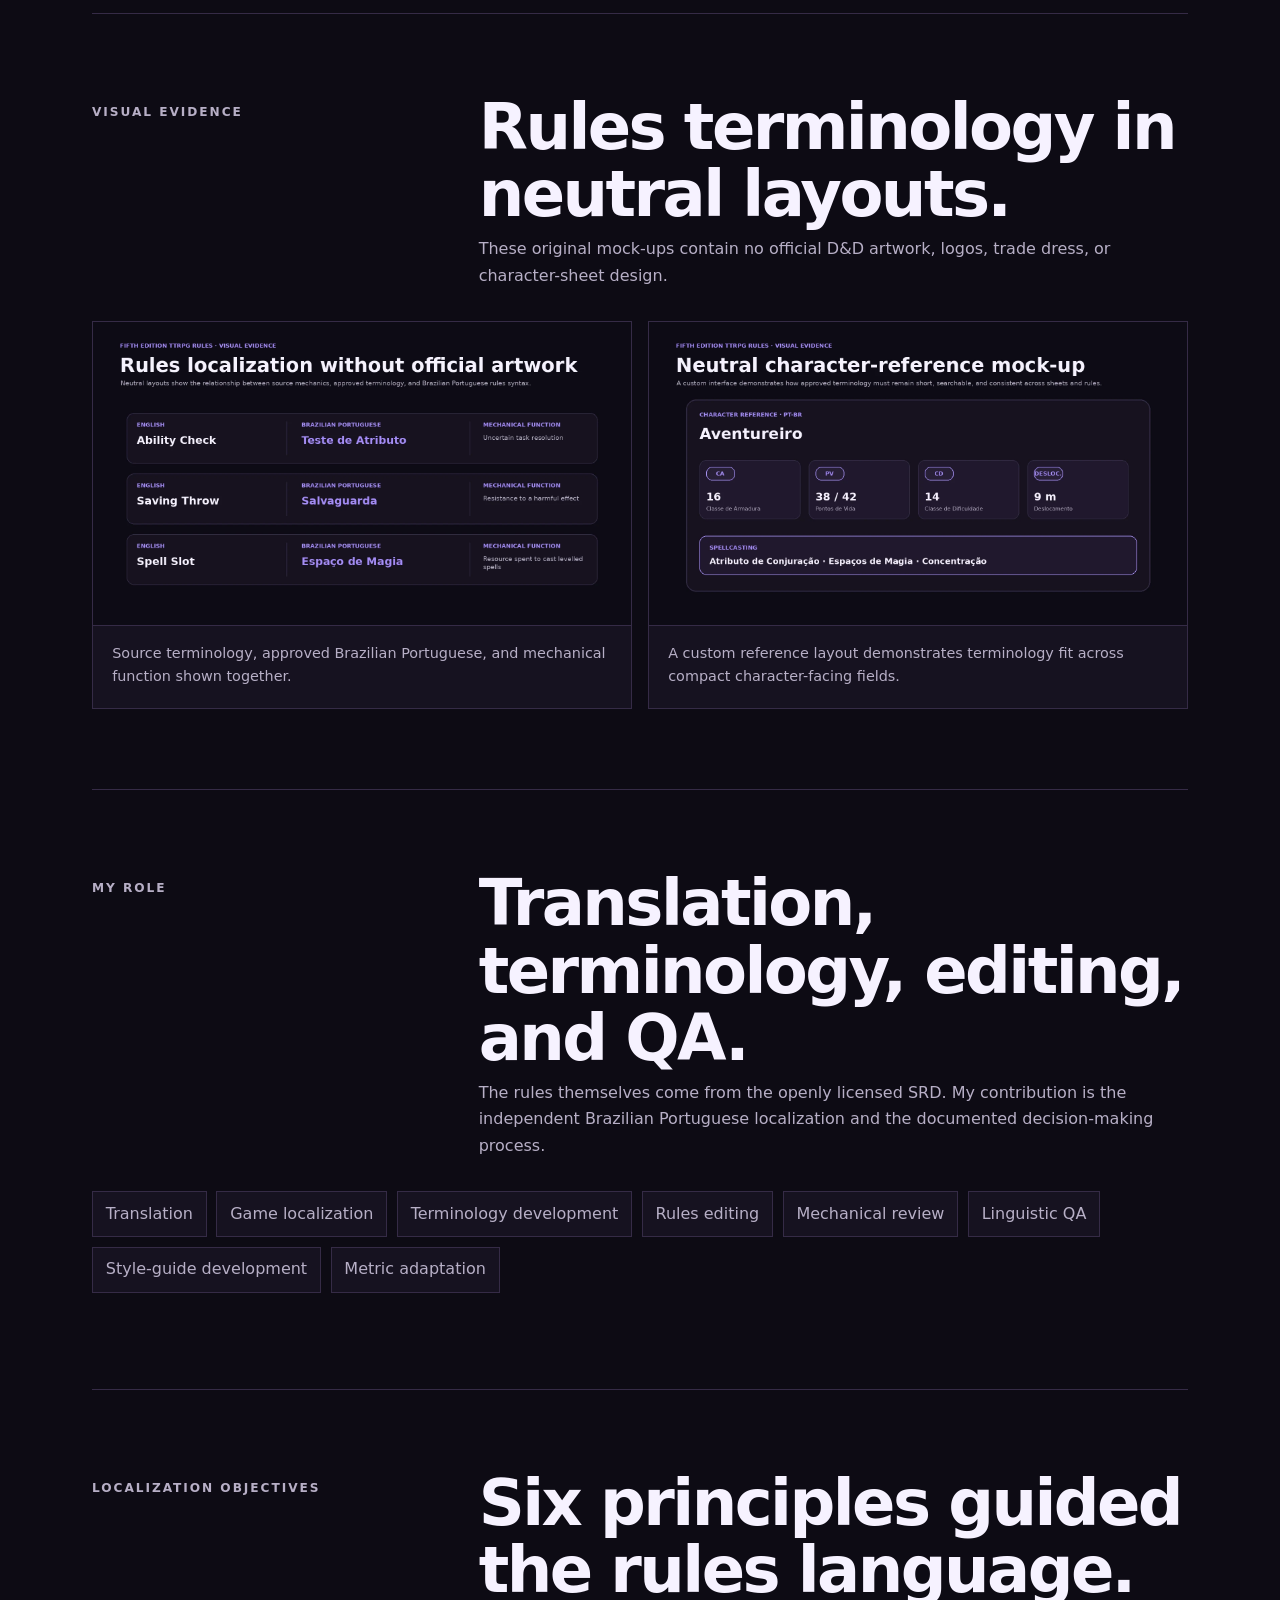
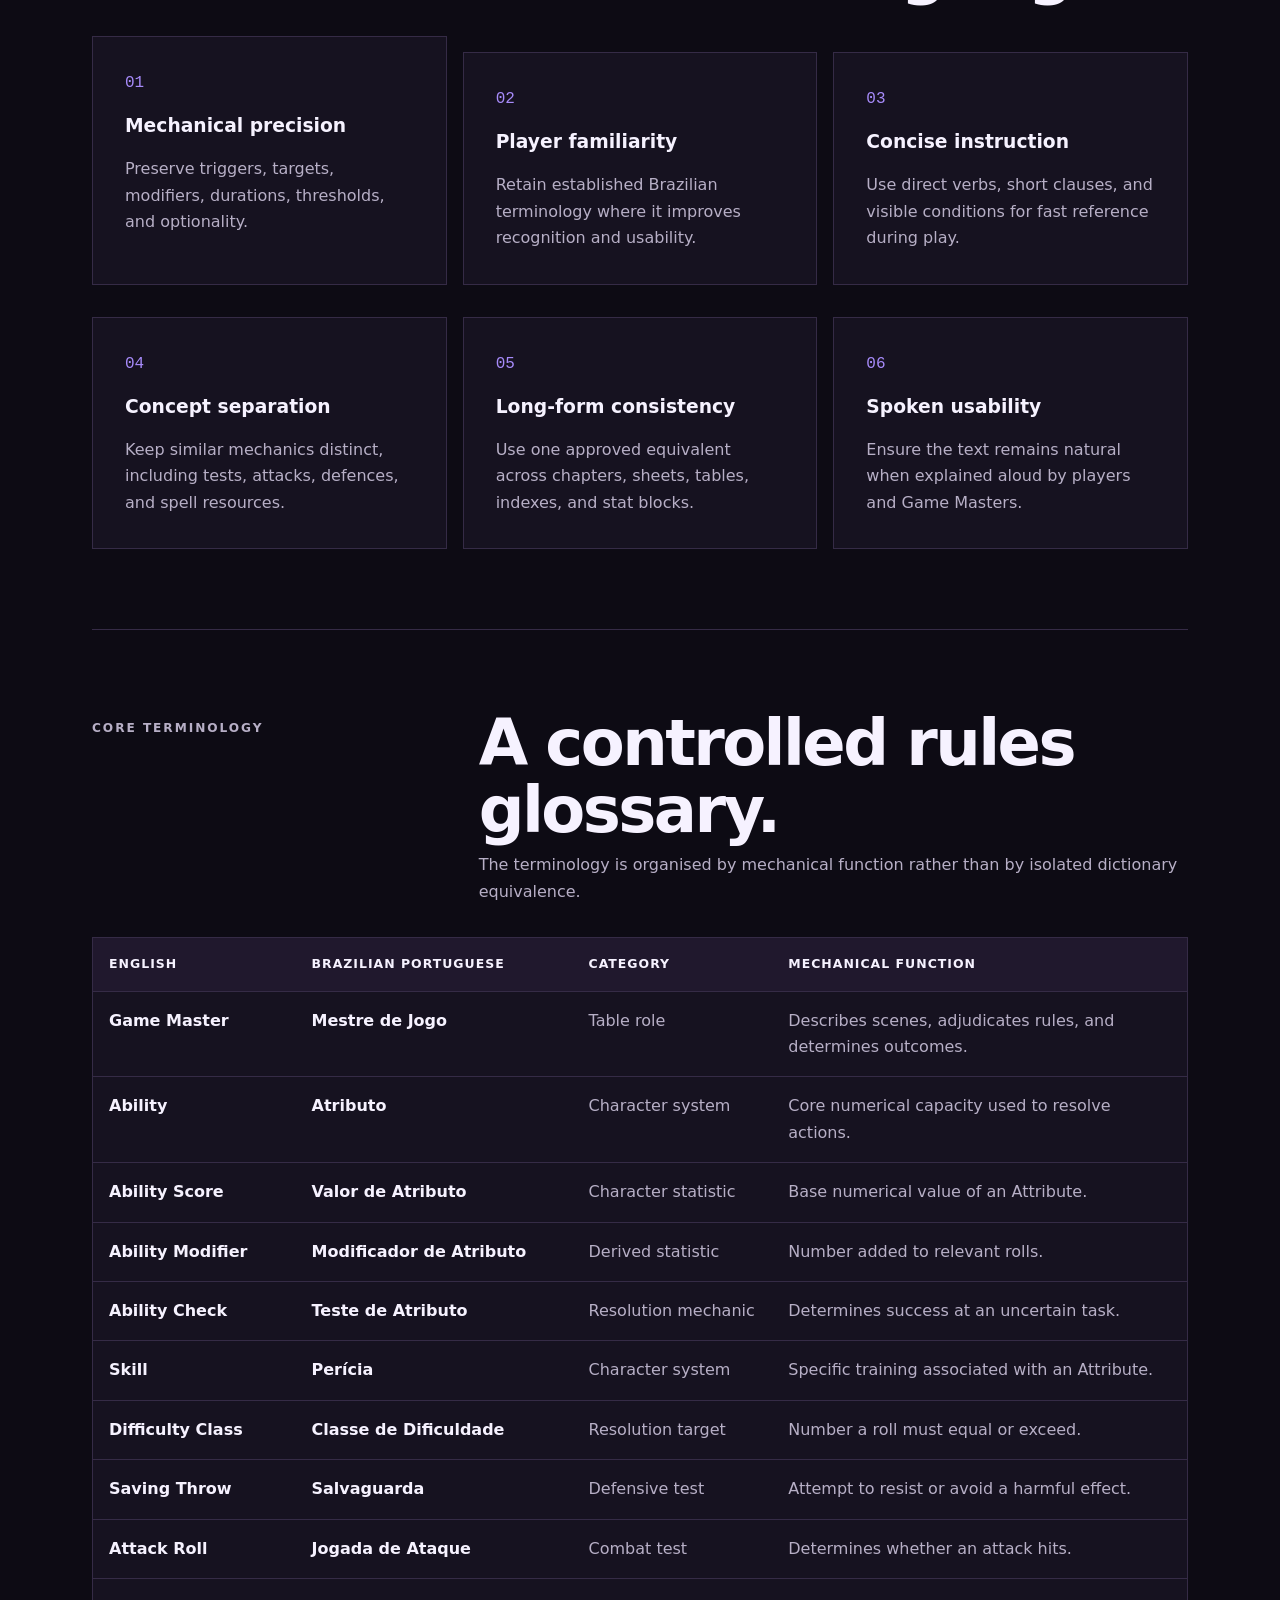
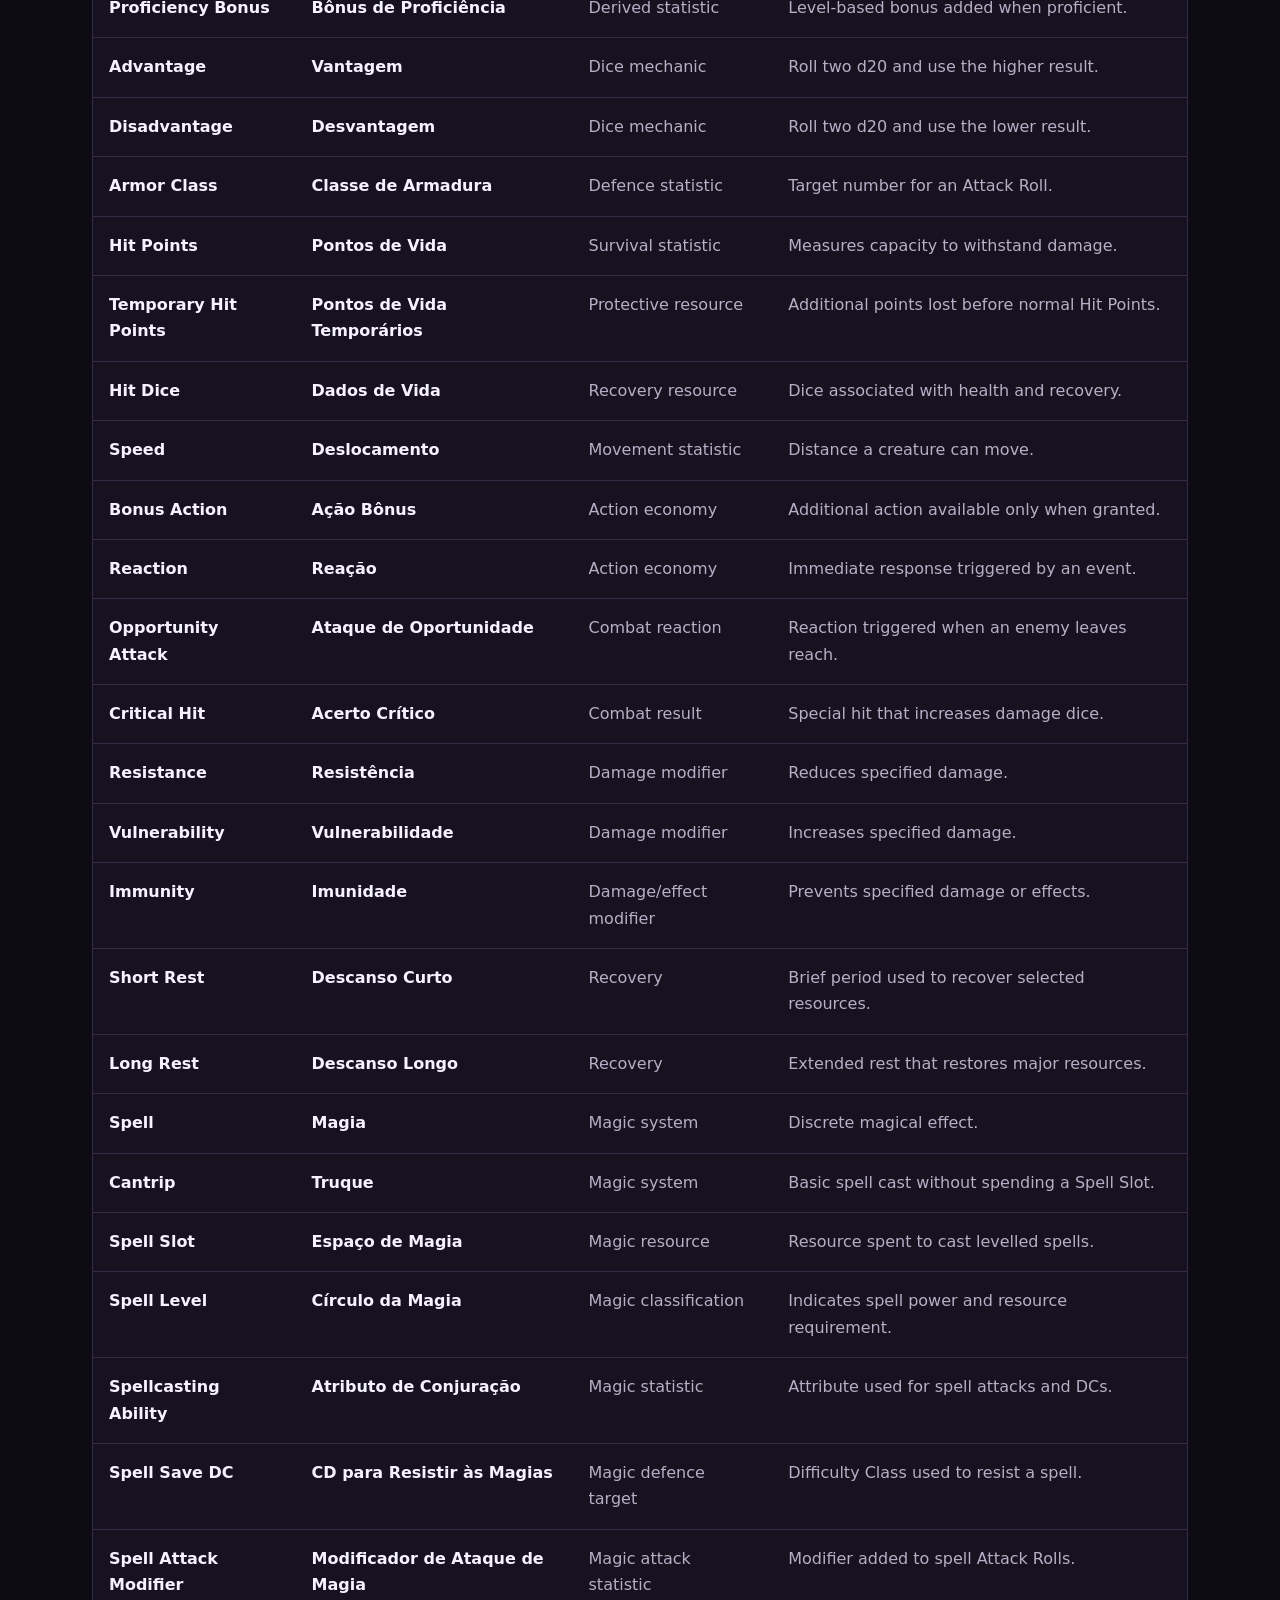
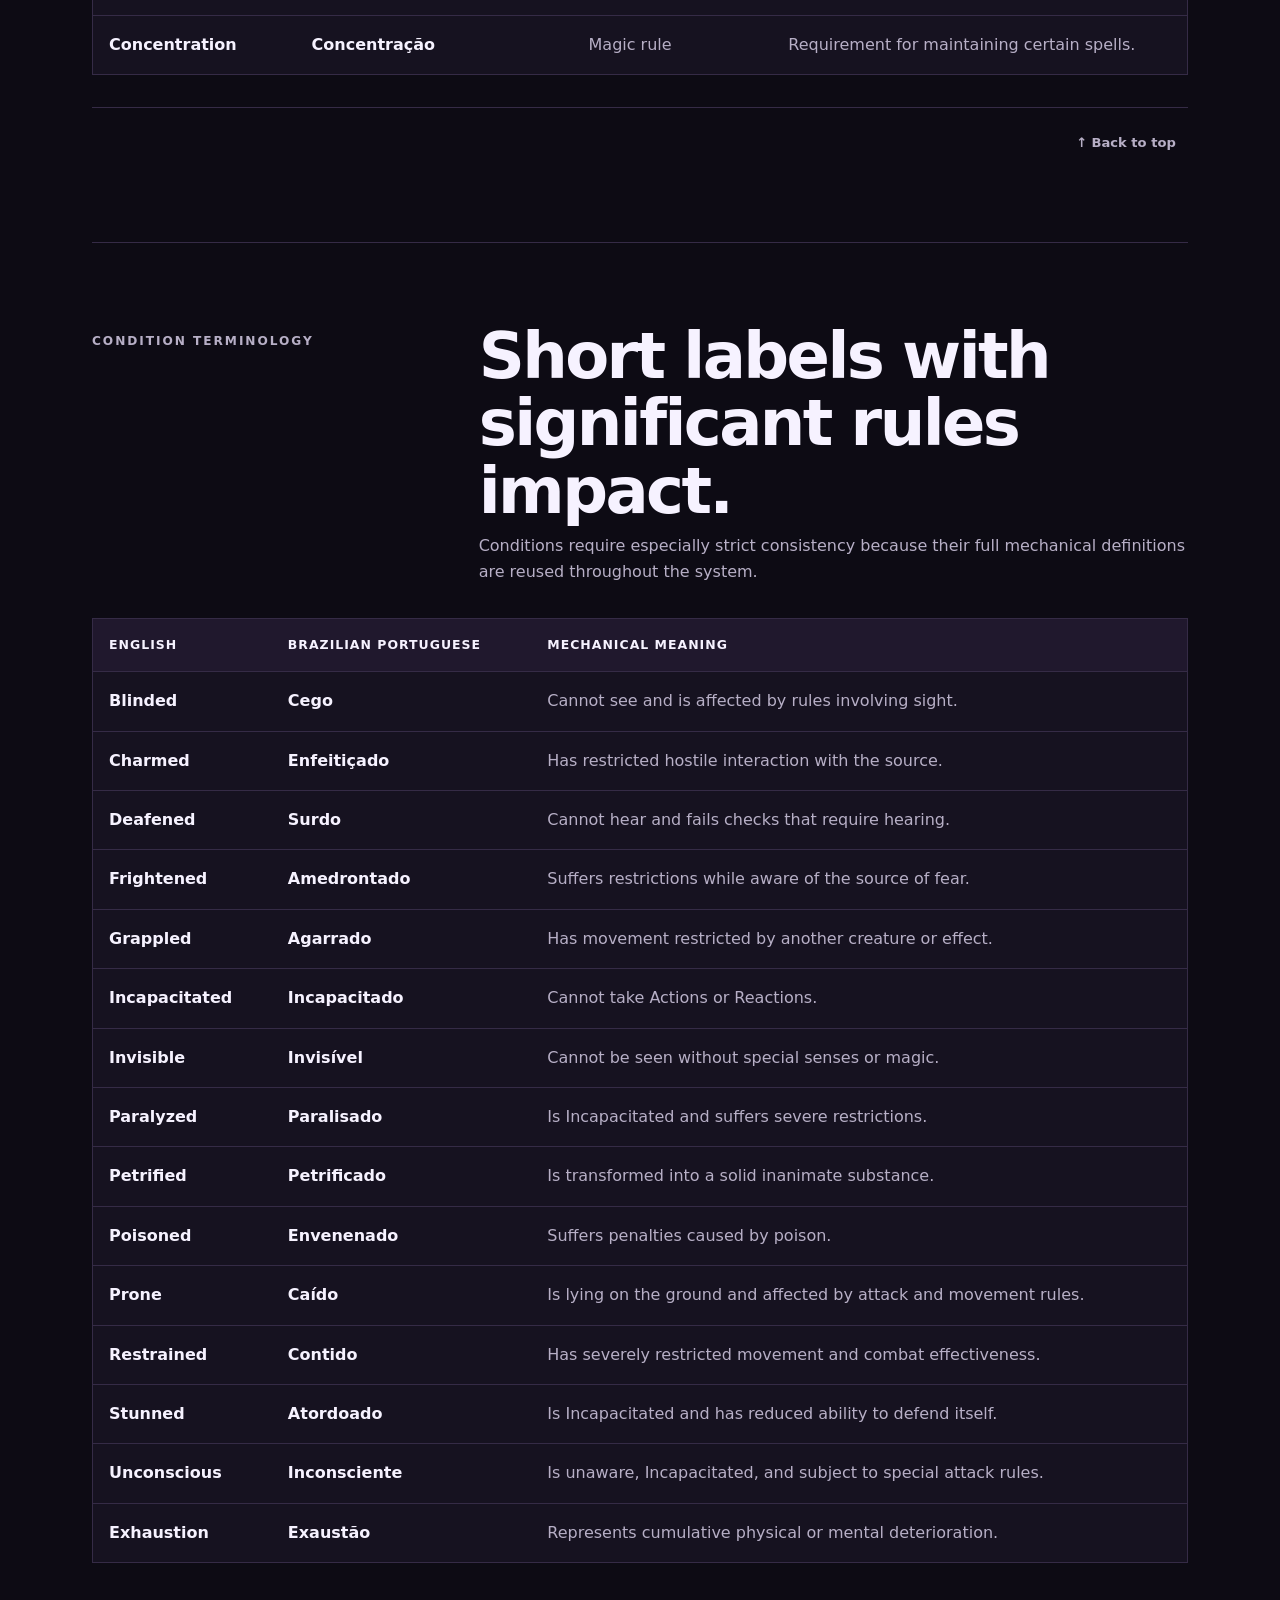
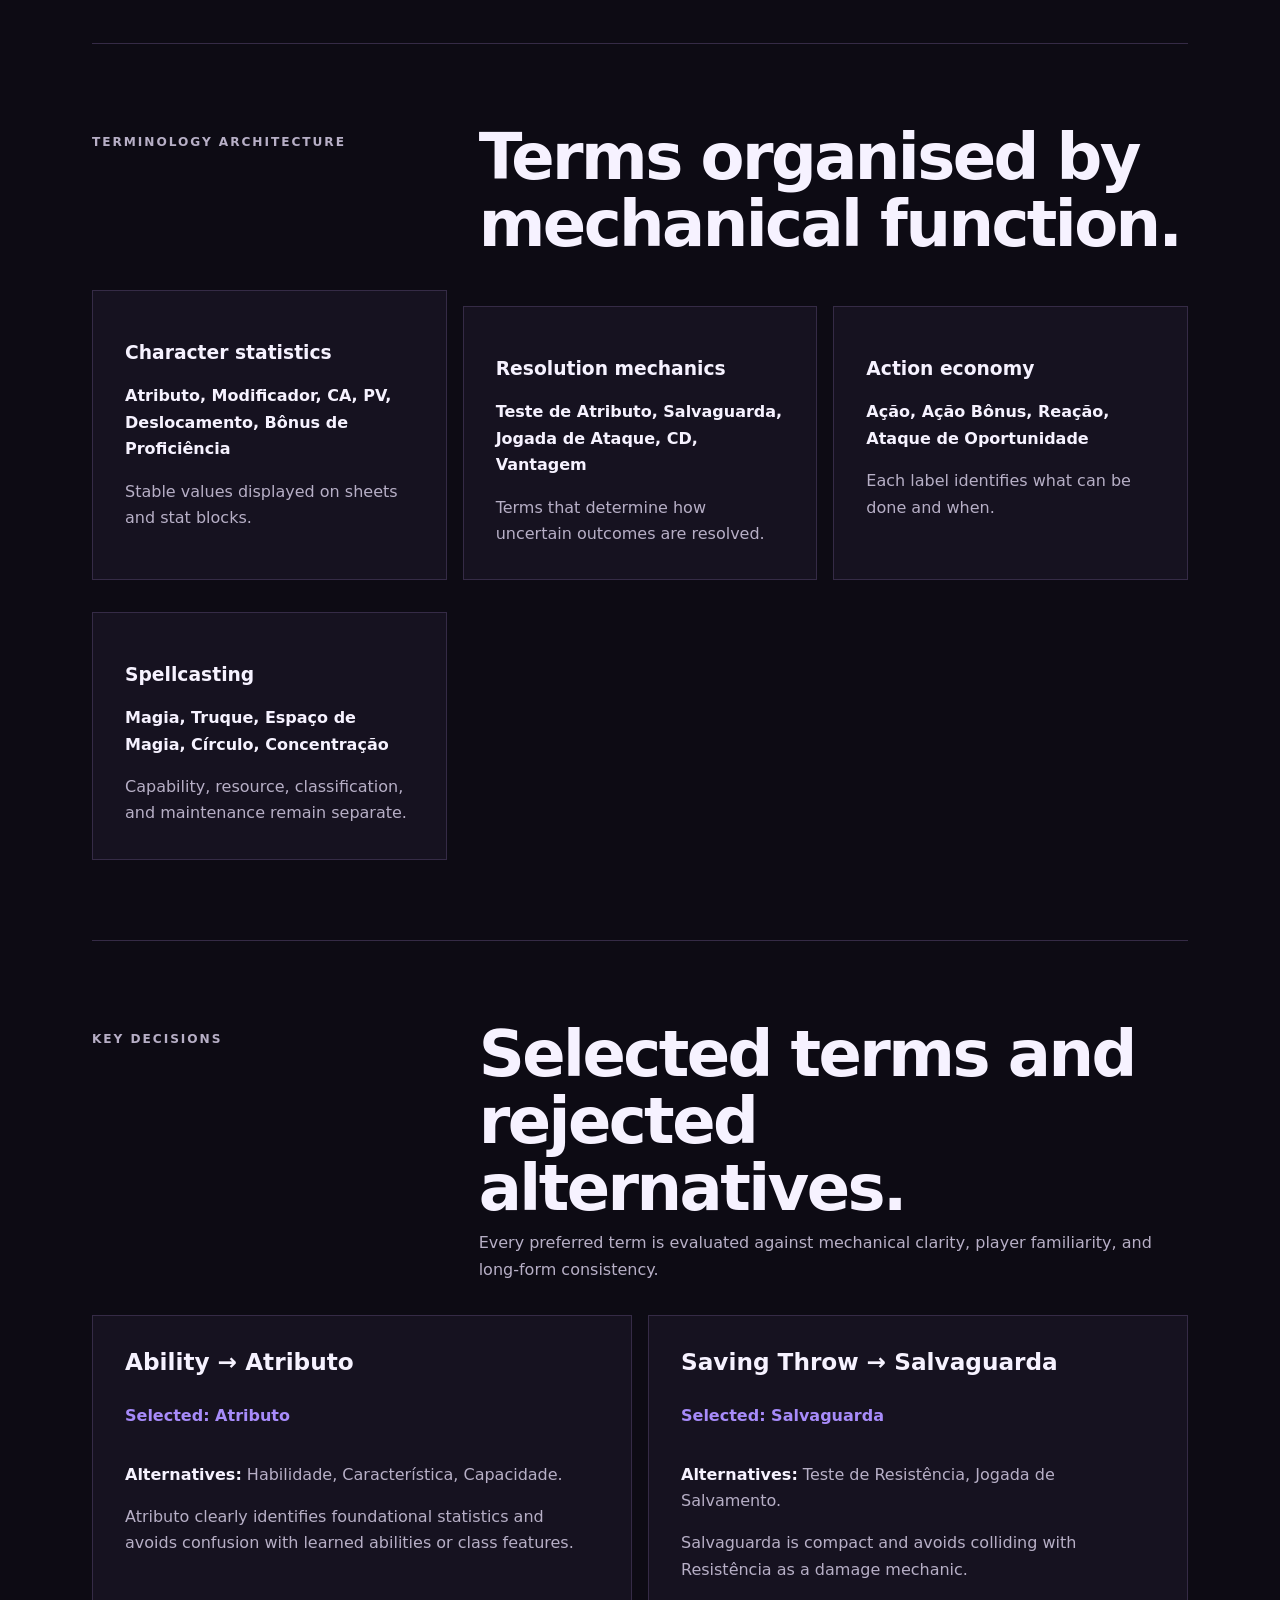
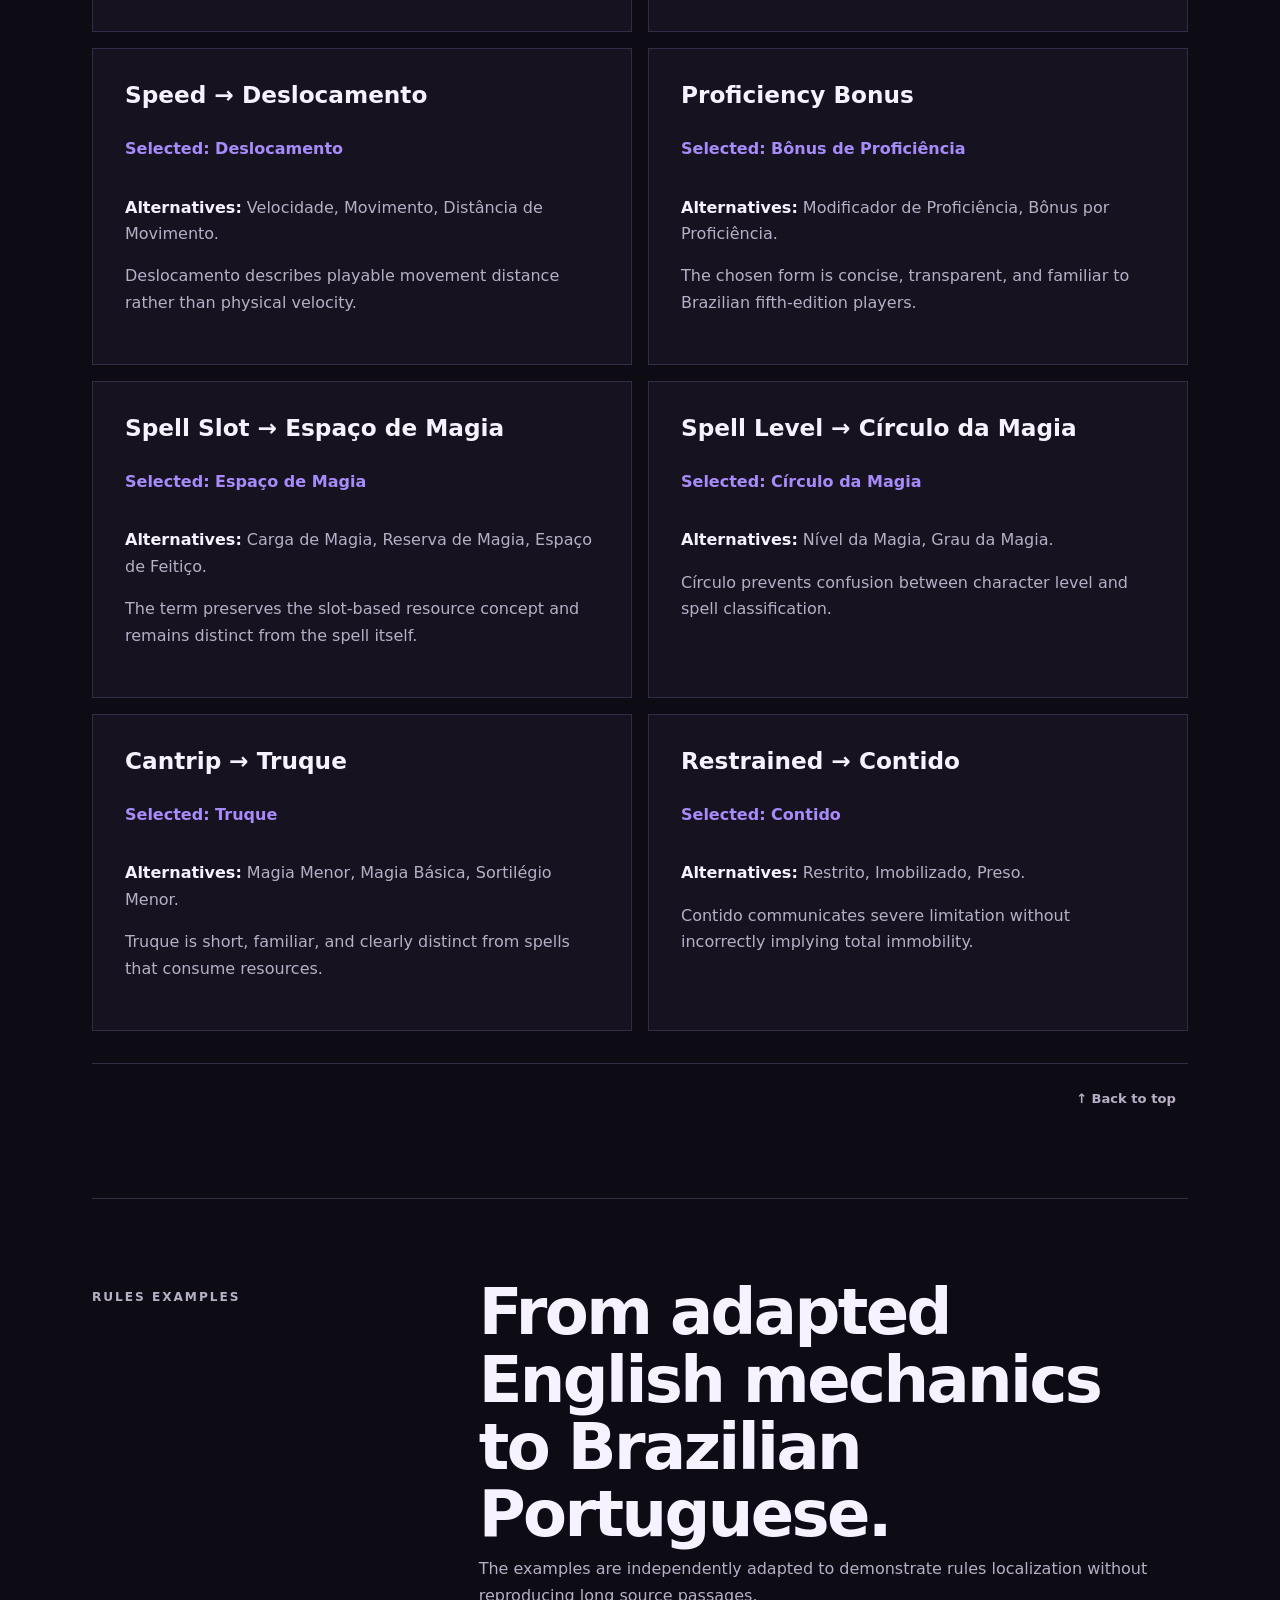
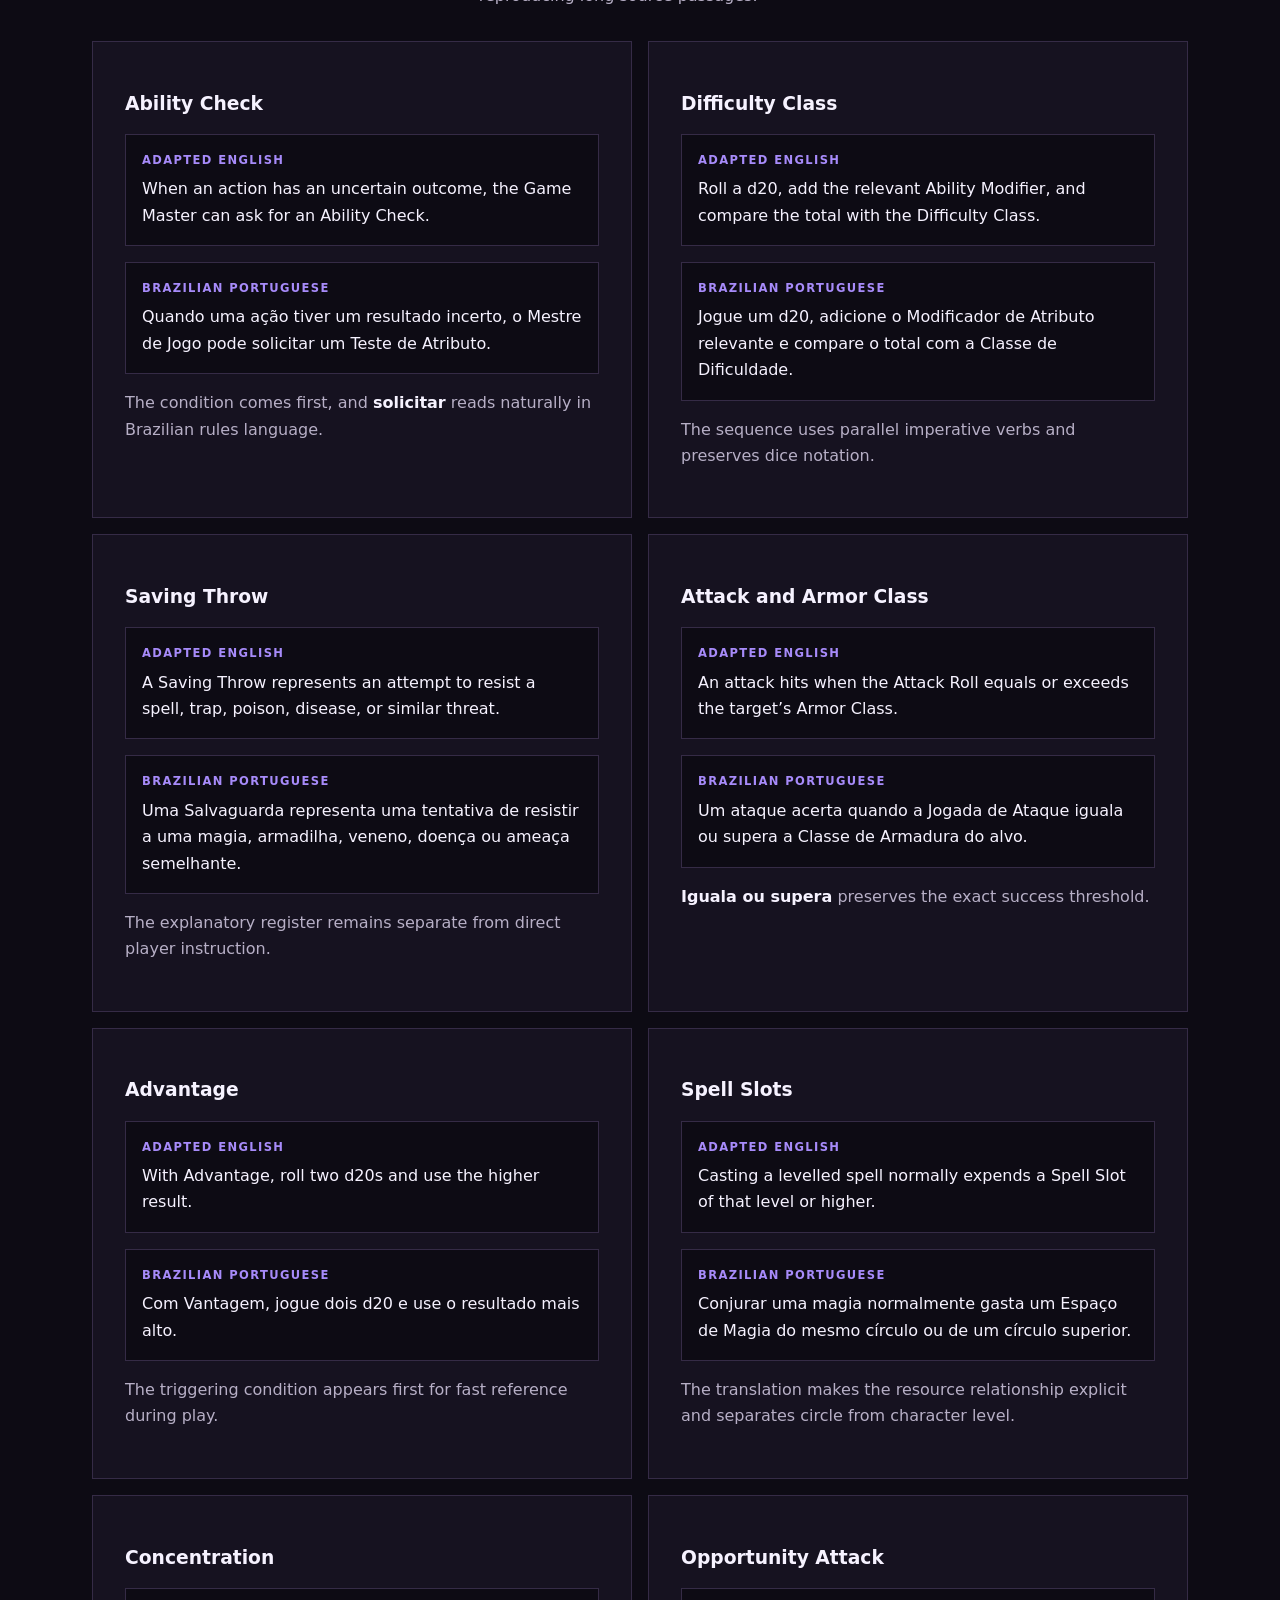
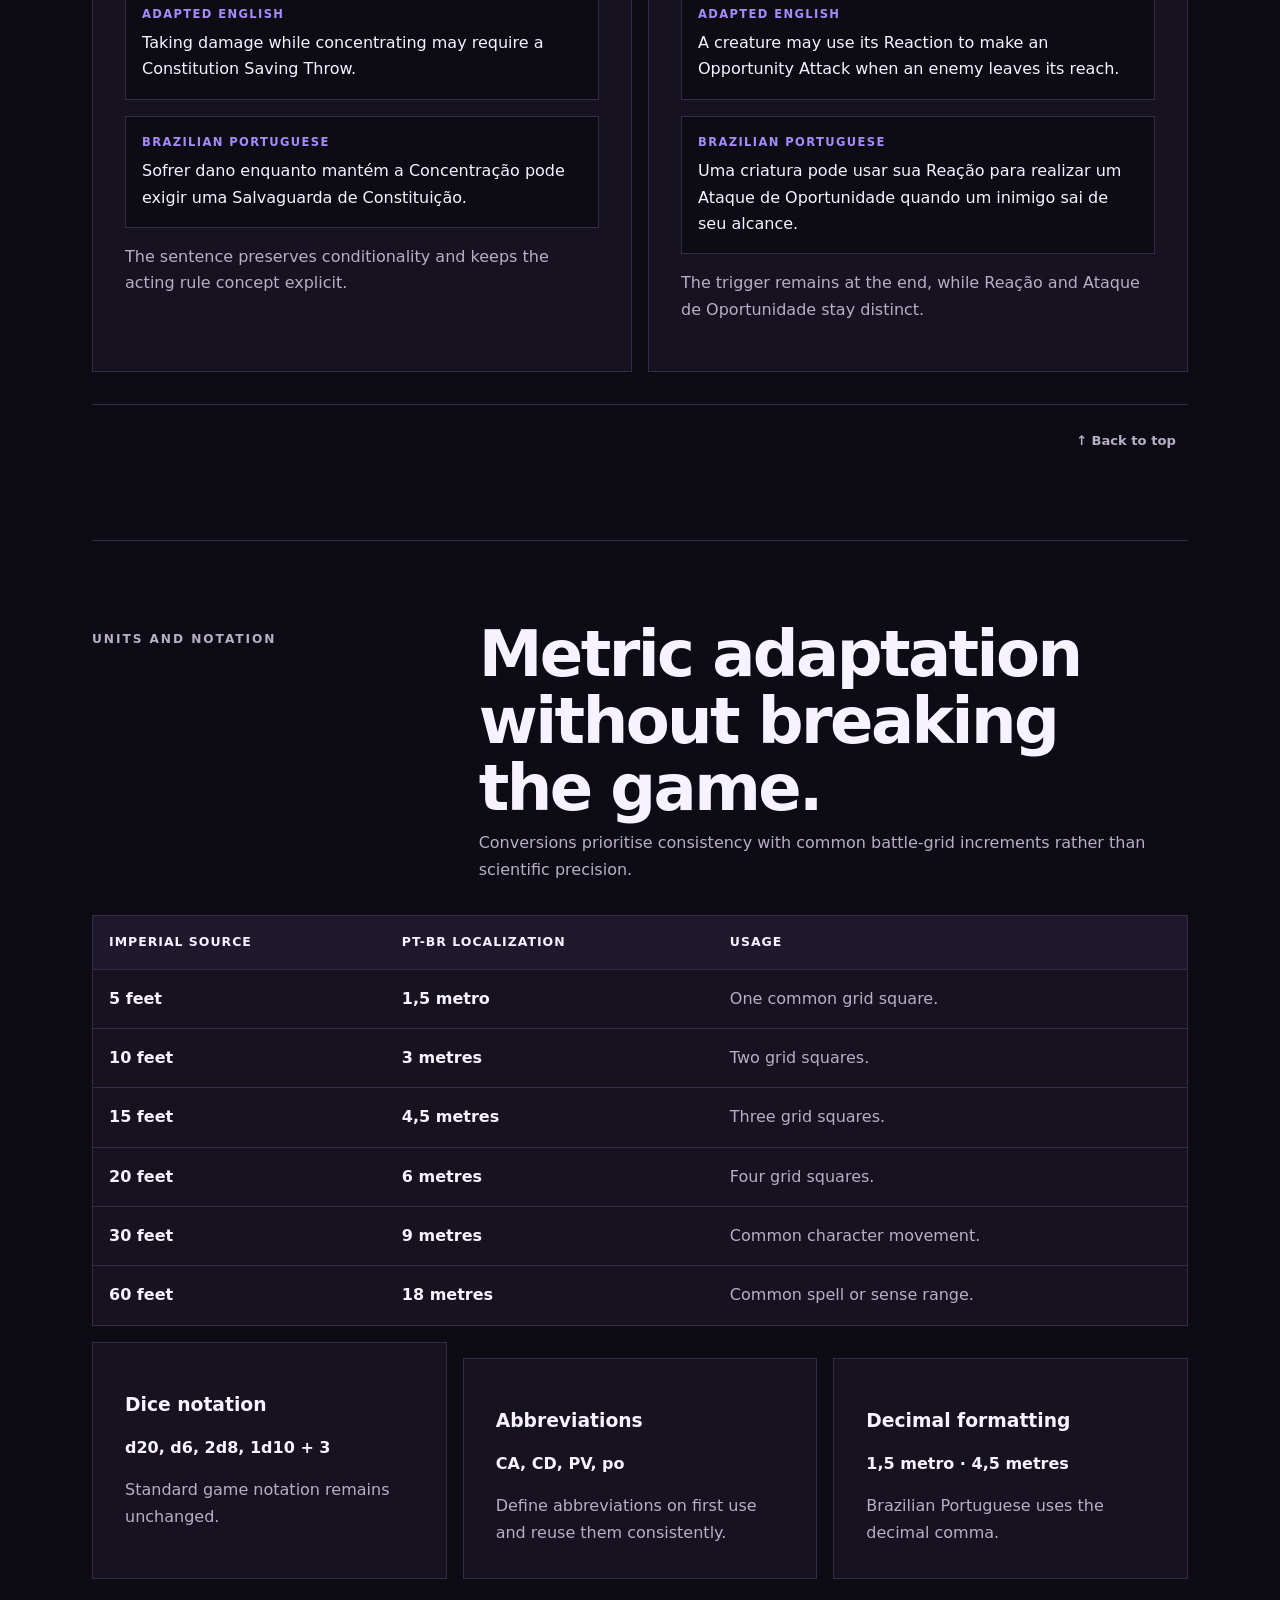
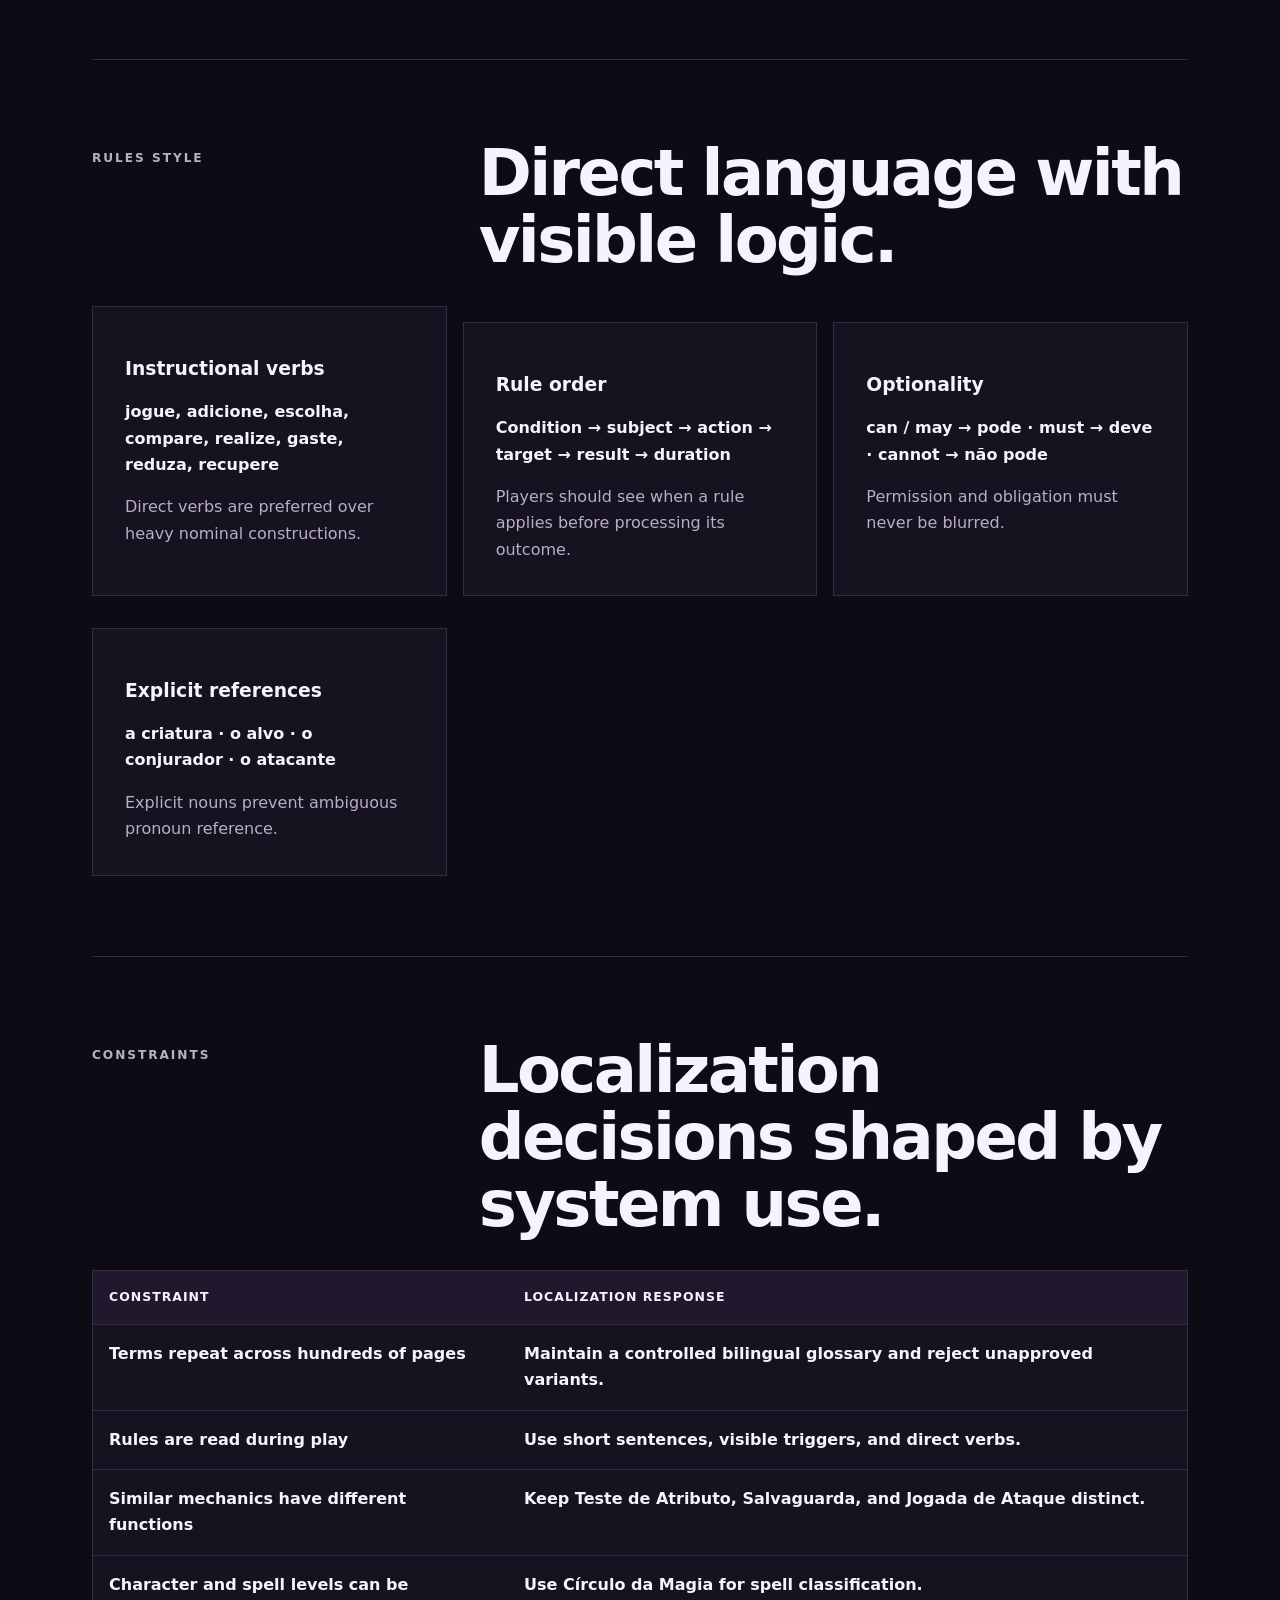
<file: website/case-studies/ttrpg-rules-localization.html>
<!DOCTYPE html>

<html lang="en">
<head>
<meta charset="utf-8"/>
<meta content="width=device-width, initial-scale=1" name="viewport"/>
<meta content="Fifth Edition TTRPG rules localization case study from English into Brazilian Portuguese by Celso Ricardo Correia." name="description"/>
<title>Fifth Edition TTRPG Rules | Localization Case Study</title>
<link href="../assets/css/style.css" rel="stylesheet"/>
</head>
<body>
<header class="site-header">
<a aria-label="Celso Ricardo Correia — Home" class="brand" href="../index.html">CRC<span>.</span></a>
<button aria-controls="primary-navigation" aria-expanded="false" aria-label="Open navigation" class="menu-toggle" type="button">
      Menu
    </button>
<nav aria-label="Primary navigation" id="primary-navigation">
<a href="../about.html">About</a>
<a href="../index.html#expertise">Expertise</a>
<a href="../index.html#projects">Work</a>
<a href="../index.html#process">Process</a>
<a href="../resume.html">Resume</a>
<a href="../index.html#contact">Contact</a>
</nav>
</header>
<main class="case-main" id="top">
<a class="case-back" href="../index.html#projects">← Back to selected work</a>
<section class="case-hero">
<p class="eyebrow">Rules localization case study</p>
<h1>Fifth Edition<br/>TTRPG Rules</h1>
<p class="case-lead">An English-to-Brazilian Portuguese localization study focused on mechanical precision, established terminology, instructional clarity, metric conversion, and linguistic QA.</p>
<div class="meta-grid">
<article class="meta-card">
<span class="meta-label">Language pair</span>
<span class="meta-value">English → PT-BR</span>
</article>
<article class="meta-card">
<span class="meta-label">Source</span>
<span class="meta-value">SRD 5.1</span>
</article>
<article class="meta-card">
<span class="meta-label">Content</span>
<span class="meta-value">Rules and terminology</span>
</article>
<article class="meta-card">
<span class="meta-label">Status</span>
<span class="meta-value">Independent case study</span>
</article>
</div>
</section><nav aria-label="Case study sections" class="case-index">
<span class="case-index-label">On this page</span>
<a href="#overview">Overview</a><a href="#visual-evidence">Visual evidence</a><a href="#terminology">Terminology</a><a href="#key-decisions">Key decisions</a><a href="#quality-assurance">Quality assurance</a><a href="#outcome">Outcome</a></nav>
<section class="case-section" id="overview">
<div class="case-section-heading">
<p class="eyebrow">Project overview</p>
<div>
<h2>Rules that remain precise at the table.</h2>
<p>This case study presents an independent Brazilian Portuguese localization of selected fifth-edition TTRPG terminology and mechanics.</p>
</div>
</div>
<article class="case-card">
<p>A rules term may appear in character sheets, spells, combat chapters, stat blocks, conditions, adventures, glossaries, and digital interfaces. A weak translation creates ambiguity across all of them. A strong translation creates a stable concept that players can recognise and reuse.</p>
<p>The work combines mechanical analysis, established Brazilian RPG vocabulary, long-document consistency, player readability, and terminology aligned with public Portuguese-language fifth-edition materials.</p>
</article>
</section>
<section class="case-section" id="visual-evidence">
<div class="case-section-heading">
<p class="eyebrow">Visual evidence</p>
<div>
<h2>Rules terminology in neutral layouts.</h2>
<p>These original mock-ups contain no official D&amp;D artwork, logos, trade dress, or character-sheet design.</p>
</div>
</div>
<div class="visual-grid">
<figure class="visual-card">
<img alt="Neutral English and Brazilian Portuguese comparison of Ability Check, Saving Throw, and Spell Slot terminology" height="900" loading="lazy" src="../assets/images/ttrpg-rules/rules-comparison.webp" width="1600"/>
<figcaption>Source terminology, approved Brazilian Portuguese, and mechanical function shown together.</figcaption>
</figure>
<figure class="visual-card">
<img alt="Original neutral character-reference layout showing Brazilian Portuguese abbreviations and spellcasting terminology" height="900" loading="lazy" src="../assets/images/ttrpg-rules/reference-layout.webp" width="1600"/>
<figcaption>A custom reference layout demonstrates terminology fit across compact character-facing fields.</figcaption>
</figure>
</div>
</section>
<section class="case-section">
<div class="case-section-heading">
<p class="eyebrow">My role</p>
<div>
<h2>Translation, terminology, editing, and QA.</h2>
<p>The rules themselves come from the openly licensed SRD. My contribution is the independent Brazilian Portuguese localization and the documented decision-making process.</p>
</div>
</div>
<ul aria-label="Responsibilities" class="tag-list">
<li>Translation</li>
<li>Game localization</li>
<li>Terminology development</li>
<li>Rules editing</li>
<li>Mechanical review</li>
<li>Linguistic QA</li>
<li>Style-guide development</li>
<li>Metric adaptation</li>
</ul>
</section>
<section class="case-section">
<div class="case-section-heading">
<p class="eyebrow">Localization objectives</p>
<div>
<h2>Six principles guided the rules language.</h2>
</div>
</div>
<div class="objectives-grid">
<article class="case-card objective-card"><span class="objective-number">01</span><h3>Mechanical precision</h3><p>Preserve triggers, targets, modifiers, durations, thresholds, and optionality.</p></article>
<article class="case-card objective-card"><span class="objective-number">02</span><h3>Player familiarity</h3><p>Retain established Brazilian terminology where it improves recognition and usability.</p></article>
<article class="case-card objective-card"><span class="objective-number">03</span><h3>Concise instruction</h3><p>Use direct verbs, short clauses, and visible conditions for fast reference during play.</p></article>
<article class="case-card objective-card"><span class="objective-number">04</span><h3>Concept separation</h3><p>Keep similar mechanics distinct, including tests, attacks, defences, and spell resources.</p></article>
<article class="case-card objective-card"><span class="objective-number">05</span><h3>Long-form consistency</h3><p>Use one approved equivalent across chapters, sheets, tables, indexes, and stat blocks.</p></article>
<article class="case-card objective-card"><span class="objective-number">06</span><h3>Spoken usability</h3><p>Ensure the text remains natural when explained aloud by players and Game Masters.</p></article>
</div>
</section>
<section class="case-section" id="terminology">
<div class="case-section-heading">
<p class="eyebrow">Core terminology</p>
<div>
<h2>A controlled rules glossary.</h2>
<p>The terminology is organised by mechanical function rather than by isolated dictionary equivalence.</p>
</div>
</div>
<div class="table-wrap">
<table class="case-table">
<thead>
<tr>
<th>English</th>
<th>Brazilian Portuguese</th>
<th>Category</th>
<th>Mechanical function</th>
</tr>
</thead>
<tbody>
<tr><td>Game Master</td><td>Mestre de Jogo</td><td>Table role</td><td>Describes scenes, adjudicates rules, and determines outcomes.</td></tr>
<tr><td>Ability</td><td>Atributo</td><td>Character system</td><td>Core numerical capacity used to resolve actions.</td></tr>
<tr><td>Ability Score</td><td>Valor de Atributo</td><td>Character statistic</td><td>Base numerical value of an Attribute.</td></tr>
<tr><td>Ability Modifier</td><td>Modificador de Atributo</td><td>Derived statistic</td><td>Number added to relevant rolls.</td></tr>
<tr><td>Ability Check</td><td>Teste de Atributo</td><td>Resolution mechanic</td><td>Determines success at an uncertain task.</td></tr>
<tr><td>Skill</td><td>Perícia</td><td>Character system</td><td>Specific training associated with an Attribute.</td></tr>
<tr><td>Difficulty Class</td><td>Classe de Dificuldade</td><td>Resolution target</td><td>Number a roll must equal or exceed.</td></tr>
<tr><td>Saving Throw</td><td>Salvaguarda</td><td>Defensive test</td><td>Attempt to resist or avoid a harmful effect.</td></tr>
<tr><td>Attack Roll</td><td>Jogada de Ataque</td><td>Combat test</td><td>Determines whether an attack hits.</td></tr>
<tr><td>Proficiency Bonus</td><td>Bônus de Proficiência</td><td>Derived statistic</td><td>Level-based bonus added when proficient.</td></tr>
<tr><td>Advantage</td><td>Vantagem</td><td>Dice mechanic</td><td>Roll two d20 and use the higher result.</td></tr>
<tr><td>Disadvantage</td><td>Desvantagem</td><td>Dice mechanic</td><td>Roll two d20 and use the lower result.</td></tr>
<tr><td>Armor Class</td><td>Classe de Armadura</td><td>Defence statistic</td><td>Target number for an Attack Roll.</td></tr>
<tr><td>Hit Points</td><td>Pontos de Vida</td><td>Survival statistic</td><td>Measures capacity to withstand damage.</td></tr>
<tr><td>Temporary Hit Points</td><td>Pontos de Vida Temporários</td><td>Protective resource</td><td>Additional points lost before normal Hit Points.</td></tr>
<tr><td>Hit Dice</td><td>Dados de Vida</td><td>Recovery resource</td><td>Dice associated with health and recovery.</td></tr>
<tr><td>Speed</td><td>Deslocamento</td><td>Movement statistic</td><td>Distance a creature can move.</td></tr>
<tr><td>Bonus Action</td><td>Ação Bônus</td><td>Action economy</td><td>Additional action available only when granted.</td></tr>
<tr><td>Reaction</td><td>Reação</td><td>Action economy</td><td>Immediate response triggered by an event.</td></tr>
<tr><td>Opportunity Attack</td><td>Ataque de Oportunidade</td><td>Combat reaction</td><td>Reaction triggered when an enemy leaves reach.</td></tr>
<tr><td>Critical Hit</td><td>Acerto Crítico</td><td>Combat result</td><td>Special hit that increases damage dice.</td></tr>
<tr><td>Resistance</td><td>Resistência</td><td>Damage modifier</td><td>Reduces specified damage.</td></tr>
<tr><td>Vulnerability</td><td>Vulnerabilidade</td><td>Damage modifier</td><td>Increases specified damage.</td></tr>
<tr><td>Immunity</td><td>Imunidade</td><td>Damage/effect modifier</td><td>Prevents specified damage or effects.</td></tr>
<tr><td>Short Rest</td><td>Descanso Curto</td><td>Recovery</td><td>Brief period used to recover selected resources.</td></tr>
<tr><td>Long Rest</td><td>Descanso Longo</td><td>Recovery</td><td>Extended rest that restores major resources.</td></tr>
<tr><td>Spell</td><td>Magia</td><td>Magic system</td><td>Discrete magical effect.</td></tr>
<tr><td>Cantrip</td><td>Truque</td><td>Magic system</td><td>Basic spell cast without spending a Spell Slot.</td></tr>
<tr><td>Spell Slot</td><td>Espaço de Magia</td><td>Magic resource</td><td>Resource spent to cast levelled spells.</td></tr>
<tr><td>Spell Level</td><td>Círculo da Magia</td><td>Magic classification</td><td>Indicates spell power and resource requirement.</td></tr>
<tr><td>Spellcasting Ability</td><td>Atributo de Conjuração</td><td>Magic statistic</td><td>Attribute used for spell attacks and DCs.</td></tr>
<tr><td>Spell Save DC</td><td>CD para Resistir às Magias</td><td>Magic defence target</td><td>Difficulty Class used to resist a spell.</td></tr>
<tr><td>Spell Attack Modifier</td><td>Modificador de Ataque de Magia</td><td>Magic attack statistic</td><td>Modifier added to spell Attack Rolls.</td></tr>
<tr><td>Concentration</td><td>Concentração</td><td>Magic rule</td><td>Requirement for maintaining certain spells.</td></tr>
</tbody>
</table>
</div>
<div class="section-navigation"><a aria-label="Back to the top of this case study" class="section-link" href="#top">↑ Back to top</a></div></section>
<section class="case-section">
<div class="case-section-heading">
<p class="eyebrow">Condition terminology</p>
<div>
<h2>Short labels with significant rules impact.</h2>
<p>Conditions require especially strict consistency because their full mechanical definitions are reused throughout the system.</p>
</div>
</div>
<div class="table-wrap">
<table class="case-table">
<thead><tr><th>English</th><th>Brazilian Portuguese</th><th>Mechanical meaning</th></tr></thead>
<tbody>
<tr><td>Blinded</td><td>Cego</td><td>Cannot see and is affected by rules involving sight.</td></tr>
<tr><td>Charmed</td><td>Enfeitiçado</td><td>Has restricted hostile interaction with the source.</td></tr>
<tr><td>Deafened</td><td>Surdo</td><td>Cannot hear and fails checks that require hearing.</td></tr>
<tr><td>Frightened</td><td>Amedrontado</td><td>Suffers restrictions while aware of the source of fear.</td></tr>
<tr><td>Grappled</td><td>Agarrado</td><td>Has movement restricted by another creature or effect.</td></tr>
<tr><td>Incapacitated</td><td>Incapacitado</td><td>Cannot take Actions or Reactions.</td></tr>
<tr><td>Invisible</td><td>Invisível</td><td>Cannot be seen without special senses or magic.</td></tr>
<tr><td>Paralyzed</td><td>Paralisado</td><td>Is Incapacitated and suffers severe restrictions.</td></tr>
<tr><td>Petrified</td><td>Petrificado</td><td>Is transformed into a solid inanimate substance.</td></tr>
<tr><td>Poisoned</td><td>Envenenado</td><td>Suffers penalties caused by poison.</td></tr>
<tr><td>Prone</td><td>Caído</td><td>Is lying on the ground and affected by attack and movement rules.</td></tr>
<tr><td>Restrained</td><td>Contido</td><td>Has severely restricted movement and combat effectiveness.</td></tr>
<tr><td>Stunned</td><td>Atordoado</td><td>Is Incapacitated and has reduced ability to defend itself.</td></tr>
<tr><td>Unconscious</td><td>Inconsciente</td><td>Is unaware, Incapacitated, and subject to special attack rules.</td></tr>
<tr><td>Exhaustion</td><td>Exaustão</td><td>Represents cumulative physical or mental deterioration.</td></tr>
</tbody>
</table>
</div>
</section>
<section class="case-section">
<div class="case-section-heading">
<p class="eyebrow">Terminology architecture</p>
<div>
<h2>Terms organised by mechanical function.</h2>
</div>
</div>
<div class="pattern-grid">
<article class="case-card">
<h3>Character statistics</h3>
<p><strong>Atributo, Modificador, CA, PV, Deslocamento, Bônus de Proficiência</strong></p>
<p>Stable values displayed on sheets and stat blocks.</p>
</article>
<article class="case-card">
<h3>Resolution mechanics</h3>
<p><strong>Teste de Atributo, Salvaguarda, Jogada de Ataque, CD, Vantagem</strong></p>
<p>Terms that determine how uncertain outcomes are resolved.</p>
</article>
<article class="case-card">
<h3>Action economy</h3>
<p><strong>Ação, Ação Bônus, Reação, Ataque de Oportunidade</strong></p>
<p>Each label identifies what can be done and when.</p>
</article>
<article class="case-card">
<h3>Spellcasting</h3>
<p><strong>Magia, Truque, Espaço de Magia, Círculo, Concentração</strong></p>
<p>Capability, resource, classification, and maintenance remain separate.</p>
</article>
</div>
</section>
<section class="case-section" id="key-decisions">
<div class="case-section-heading">
<p class="eyebrow">Key decisions</p>
<div>
<h2>Selected terms and rejected alternatives.</h2>
<p>Every preferred term is evaluated against mechanical clarity, player familiarity, and long-form consistency.</p>
</div>
</div>
<div class="decision-grid">
<article class="decision-card">
<h3>Ability → Atributo</h3>
<span class="selected">Selected: Atributo</span>
<p><strong>Alternatives:</strong> Habilidade, Característica, Capacidade.</p>
<p>Atributo clearly identifies foundational statistics and avoids confusion with learned abilities or class features.</p>
</article>
<article class="decision-card">
<h3>Saving Throw → Salvaguarda</h3>
<span class="selected">Selected: Salvaguarda</span>
<p><strong>Alternatives:</strong> Teste de Resistência, Jogada de Salvamento.</p>
<p>Salvaguarda is compact and avoids colliding with Resistência as a damage mechanic.</p>
</article>
<article class="decision-card">
<h3>Speed → Deslocamento</h3>
<span class="selected">Selected: Deslocamento</span>
<p><strong>Alternatives:</strong> Velocidade, Movimento, Distância de Movimento.</p>
<p>Deslocamento describes playable movement distance rather than physical velocity.</p>
</article>
<article class="decision-card">
<h3>Proficiency Bonus</h3>
<span class="selected">Selected: Bônus de Proficiência</span>
<p><strong>Alternatives:</strong> Modificador de Proficiência, Bônus por Proficiência.</p>
<p>The chosen form is concise, transparent, and familiar to Brazilian fifth-edition players.</p>
</article>
<article class="decision-card">
<h3>Spell Slot → Espaço de Magia</h3>
<span class="selected">Selected: Espaço de Magia</span>
<p><strong>Alternatives:</strong> Carga de Magia, Reserva de Magia, Espaço de Feitiço.</p>
<p>The term preserves the slot-based resource concept and remains distinct from the spell itself.</p>
</article>
<article class="decision-card">
<h3>Spell Level → Círculo da Magia</h3>
<span class="selected">Selected: Círculo da Magia</span>
<p><strong>Alternatives:</strong> Nível da Magia, Grau da Magia.</p>
<p>Círculo prevents confusion between character level and spell classification.</p>
</article>
<article class="decision-card">
<h3>Cantrip → Truque</h3>
<span class="selected">Selected: Truque</span>
<p><strong>Alternatives:</strong> Magia Menor, Magia Básica, Sortilégio Menor.</p>
<p>Truque is short, familiar, and clearly distinct from spells that consume resources.</p>
</article>
<article class="decision-card">
<h3>Restrained → Contido</h3>
<span class="selected">Selected: Contido</span>
<p><strong>Alternatives:</strong> Restrito, Imobilizado, Preso.</p>
<p>Contido communicates severe limitation without incorrectly implying total immobility.</p>
</article>
</div>
<div class="section-navigation"><a aria-label="Back to the top of this case study" class="section-link" href="#top">↑ Back to top</a></div></section>
<section class="case-section">
<div class="case-section-heading">
<p class="eyebrow">Rules examples</p>
<div>
<h2>From adapted English mechanics to Brazilian Portuguese.</h2>
<p>The examples are independently adapted to demonstrate rules localization without reproducing long source passages.</p>
</div>
</div>
<div class="examples-grid">
<article class="example-card">
<h3>Ability Check</h3>
<div class="language-block"><span class="language-label">Adapted English</span>When an action has an uncertain outcome, the Game Master can ask for an Ability Check.</div>
<div class="language-block"><span class="language-label">Brazilian Portuguese</span>Quando uma ação tiver um resultado incerto, o Mestre de Jogo pode solicitar um Teste de Atributo.</div>
<p>The condition comes first, and <strong>solicitar</strong> reads naturally in Brazilian rules language.</p>
</article>
<article class="example-card">
<h3>Difficulty Class</h3>
<div class="language-block"><span class="language-label">Adapted English</span>Roll a d20, add the relevant Ability Modifier, and compare the total with the Difficulty Class.</div>
<div class="language-block"><span class="language-label">Brazilian Portuguese</span>Jogue um d20, adicione o Modificador de Atributo relevante e compare o total com a Classe de Dificuldade.</div>
<p>The sequence uses parallel imperative verbs and preserves dice notation.</p>
</article>
<article class="example-card">
<h3>Saving Throw</h3>
<div class="language-block"><span class="language-label">Adapted English</span>A Saving Throw represents an attempt to resist a spell, trap, poison, disease, or similar threat.</div>
<div class="language-block"><span class="language-label">Brazilian Portuguese</span>Uma Salvaguarda representa uma tentativa de resistir a uma magia, armadilha, veneno, doença ou ameaça semelhante.</div>
<p>The explanatory register remains separate from direct player instruction.</p>
</article>
<article class="example-card">
<h3>Attack and Armor Class</h3>
<div class="language-block"><span class="language-label">Adapted English</span>An attack hits when the Attack Roll equals or exceeds the target’s Armor Class.</div>
<div class="language-block"><span class="language-label">Brazilian Portuguese</span>Um ataque acerta quando a Jogada de Ataque iguala ou supera a Classe de Armadura do alvo.</div>
<p><strong>Iguala ou supera</strong> preserves the exact success threshold.</p>
</article>
<article class="example-card">
<h3>Advantage</h3>
<div class="language-block"><span class="language-label">Adapted English</span>With Advantage, roll two d20s and use the higher result.</div>
<div class="language-block"><span class="language-label">Brazilian Portuguese</span>Com Vantagem, jogue dois d20 e use o resultado mais alto.</div>
<p>The triggering condition appears first for fast reference during play.</p>
</article>
<article class="example-card">
<h3>Spell Slots</h3>
<div class="language-block"><span class="language-label">Adapted English</span>Casting a levelled spell normally expends a Spell Slot of that level or higher.</div>
<div class="language-block"><span class="language-label">Brazilian Portuguese</span>Conjurar uma magia normalmente gasta um Espaço de Magia do mesmo círculo ou de um círculo superior.</div>
<p>The translation makes the resource relationship explicit and separates circle from character level.</p>
</article>
<article class="example-card">
<h3>Concentration</h3>
<div class="language-block"><span class="language-label">Adapted English</span>Taking damage while concentrating may require a Constitution Saving Throw.</div>
<div class="language-block"><span class="language-label">Brazilian Portuguese</span>Sofrer dano enquanto mantém a Concentração pode exigir uma Salvaguarda de Constituição.</div>
<p>The sentence preserves conditionality and keeps the acting rule concept explicit.</p>
</article>
<article class="example-card">
<h3>Opportunity Attack</h3>
<div class="language-block"><span class="language-label">Adapted English</span>A creature may use its Reaction to make an Opportunity Attack when an enemy leaves its reach.</div>
<div class="language-block"><span class="language-label">Brazilian Portuguese</span>Uma criatura pode usar sua Reação para realizar um Ataque de Oportunidade quando um inimigo sai de seu alcance.</div>
<p>The trigger remains at the end, while Reação and Ataque de Oportunidade stay distinct.</p>
</article>
</div>
<div class="section-navigation"><a aria-label="Back to the top of this case study" class="section-link" href="#top">↑ Back to top</a></div></section>
<section class="case-section">
<div class="case-section-heading">
<p class="eyebrow">Units and notation</p>
<div>
<h2>Metric adaptation without breaking the game.</h2>
<p>Conversions prioritise consistency with common battle-grid increments rather than scientific precision.</p>
</div>
</div>
<div class="table-wrap">
<table class="case-table">
<thead><tr><th>Imperial source</th><th>PT-BR localization</th><th>Usage</th></tr></thead>
<tbody>
<tr><td>5 feet</td><td>1,5 metro</td><td>One common grid square.</td></tr>
<tr><td>10 feet</td><td>3 metres</td><td>Two grid squares.</td></tr>
<tr><td>15 feet</td><td>4,5 metres</td><td>Three grid squares.</td></tr>
<tr><td>20 feet</td><td>6 metres</td><td>Four grid squares.</td></tr>
<tr><td>30 feet</td><td>9 metres</td><td>Common character movement.</td></tr>
<tr><td>60 feet</td><td>18 metres</td><td>Common spell or sense range.</td></tr>
</tbody>
</table>
</div>
<div class="pattern-grid" style="margin-top: 1rem;">
<article class="case-card">
<h3>Dice notation</h3>
<p><strong>d20, d6, 2d8, 1d10 + 3</strong></p>
<p>Standard game notation remains unchanged.</p>
</article>
<article class="case-card">
<h3>Abbreviations</h3>
<p><strong>CA, CD, PV, po</strong></p>
<p>Define abbreviations on first use and reuse them consistently.</p>
</article>
<article class="case-card">
<h3>Decimal formatting</h3>
<p><strong>1,5 metro · 4,5 metres</strong></p>
<p>Brazilian Portuguese uses the decimal comma.</p>
</article>
</div>
</section>
<section class="case-section">
<div class="case-section-heading">
<p class="eyebrow">Rules style</p>
<div>
<h2>Direct language with visible logic.</h2>
</div>
</div>
<div class="pattern-grid">
<article class="case-card">
<h3>Instructional verbs</h3>
<p><strong>jogue, adicione, escolha, compare, realize, gaste, reduza, recupere</strong></p>
<p>Direct verbs are preferred over heavy nominal constructions.</p>
</article>
<article class="case-card">
<h3>Rule order</h3>
<p><strong>Condition → subject → action → target → result → duration</strong></p>
<p>Players should see when a rule applies before processing its outcome.</p>
</article>
<article class="case-card">
<h3>Optionality</h3>
<p><strong>can / may → pode · must → deve · cannot → não pode</strong></p>
<p>Permission and obligation must never be blurred.</p>
</article>
<article class="case-card">
<h3>Explicit references</h3>
<p><strong>a criatura · o alvo · o conjurador · o atacante</strong></p>
<p>Explicit nouns prevent ambiguous pronoun reference.</p>
</article>
</div>
</section>
<section class="case-section">
<div class="case-section-heading">
<p class="eyebrow">Constraints</p>
<div>
<h2>Localization decisions shaped by system use.</h2>
</div>
</div>
<div class="table-wrap">
<table class="case-table">
<thead><tr><th>Constraint</th><th>Localization response</th></tr></thead>
<tbody>
<tr><td>Terms repeat across hundreds of pages</td><td>Maintain a controlled bilingual glossary and reject unapproved variants.</td></tr>
<tr><td>Rules are read during play</td><td>Use short sentences, visible triggers, and direct verbs.</td></tr>
<tr><td>Similar mechanics have different functions</td><td>Keep Teste de Atributo, Salvaguarda, and Jogada de Ataque distinct.</td></tr>
<tr><td>Character and spell levels can be confused</td><td>Use Círculo da Magia for spell classification.</td></tr>
<tr><td>English uses imperial units</td><td>Convert to consistent, grid-friendly metric values.</td></tr>
<tr><td>Terms appear in narrow UI fields</td><td>Prefer compact labels such as CA, CD, PV, and Deslocamento.</td></tr>
<tr><td>Rules contain exceptions</td><td>Keep exception language explicit and close to the rule it modifies.</td></tr>
<tr><td>Dice expressions must remain functional</td><td>Preserve notation and mathematical operators.</td></tr>
<tr><td>Source mixes explanation and instruction</td><td>Match the register to the purpose of each passage.</td></tr>
</tbody>
</table>
</div>
</section>
<section class="case-section" id="quality-assurance">
<div class="case-section-heading">
<p class="eyebrow">Quality assurance</p>
<div>
<h2>Linguistic, mechanical, and terminological review.</h2>
</div>
</div>
<div class="qa-grid">
<article class="qa-card">
<h3>Completed checks</h3>
<ul class="check-list">
<li>One preferred equivalent per source term</li>
<li>Approved abbreviations recorded</li>
<li>Tests, attacks, and defences remain distinct</li>
<li>Character and spell levels do not overlap</li>
<li>Success thresholds preserve equal-or-exceed logic</li>
<li>Optional and mandatory actions remain distinct</li>
<li>Dice notation remains unchanged</li>
<li>Metric units use Brazilian formatting</li>
<li>Portuguese syntax remains natural aloud</li>
</ul>
</article>
<article class="qa-card">
<h3>Further testing</h3>
<ul class="check-list risk-list">
<li>Review terms with players from different Brazilian editions</li>
<li>Test glossary searchability in a complete document</li>
<li>Localize a full combat chapter</li>
<li>Localize a complete spell set</li>
<li>Compare sheet labels with running prose</li>
<li>Build automated variant detection</li>
<li>Test metric ranges on printed and virtual maps</li>
</ul>
</article>
</div>
</section>
<section class="case-section">
<div class="case-section-heading">
<p class="eyebrow">Tools and workflow</p>
<div>
<h2>Built for long-form consistency.</h2>
</div>
</div>
<ul class="tag-list">
<li>Visual Studio Code</li>
<li>Markdown</li>
<li>Git</li>
<li>GitHub</li>
<li>GitHub Pages</li>
<li>Bilingual glossaries</li>
<li>Style guides</li>
<li>Mechanical comparison</li>
<li>Cross-reference review</li>
<li>Linguistic QA</li>
<li>Terminology tracking</li>
<li>In-context play review</li>
</ul>
</section>
<section class="case-section" id="outcome">
<div class="case-section-heading">
<p class="eyebrow">Outcome</p>
<div>
<h2>A reusable Brazilian Portuguese rules framework.</h2>
</div>
</div>
<article class="case-card">
<p>The terminology system supports character sheets, basic rules, combat chapters, spellcasting, class features, monster stat blocks, adventure instructions, quick-reference guides, and virtual tabletop interfaces.</p>
<p>The case study demonstrates the central challenge of rules localization: the target text must be natural enough for players, precise enough for mechanical use, and consistent enough to survive repetition across an entire system.</p>
</article>
</section>
<section class="case-section">
<div class="case-section-heading">
<p class="eyebrow">Source and licence</p>
<div>
<h2>Openly licensed source material.</h2>
</div>
</div>
<article class="case-card">
<p>This independent portfolio study is based on the <strong>System Reference Document 5.1</strong> by Wizards of the Coast LLC.</p>
<p>The source is available under the <strong>Creative Commons Attribution 4.0 International</strong> licence. The Brazilian Portuguese localization, terminology analysis, commentary, and presentation are adaptations by Celso Ricardo Correia.</p>
<p>This is independent portfolio work and not an official translation.</p>
</article>
</section>
<section class="case-cta">
<p class="eyebrow">Technical documentation</p>
<h2>Review the glossary and Markdown case study.</h2>
<p>The public repository contains the complete bilingual terminology, localization decisions, QA notes, source information, and version-controlled documentation.</p>
<div class="actions">
<a class="button primary" href="https://github.com/celsorcorreia/Game-Localization-Portfolio/tree/main/localization-samples/ttrpg-rules-localization" rel="noopener noreferrer" target="_blank">Open GitHub documentation</a>
<a class="button secondary" href="mailto:celsor.correia@gmail.com">Contact me</a>
<a class="button secondary" href="../index.html#projects">Return to selected work</a></div>
</section>
</main>
<footer>
<p>© <span id="year"></span> Celso Ricardo Correia.</p>
<p>Independent localization case study for professional evaluation.</p>
</footer>
<script src="../assets/js/main.js"></script>
</body>
</html>
</file>
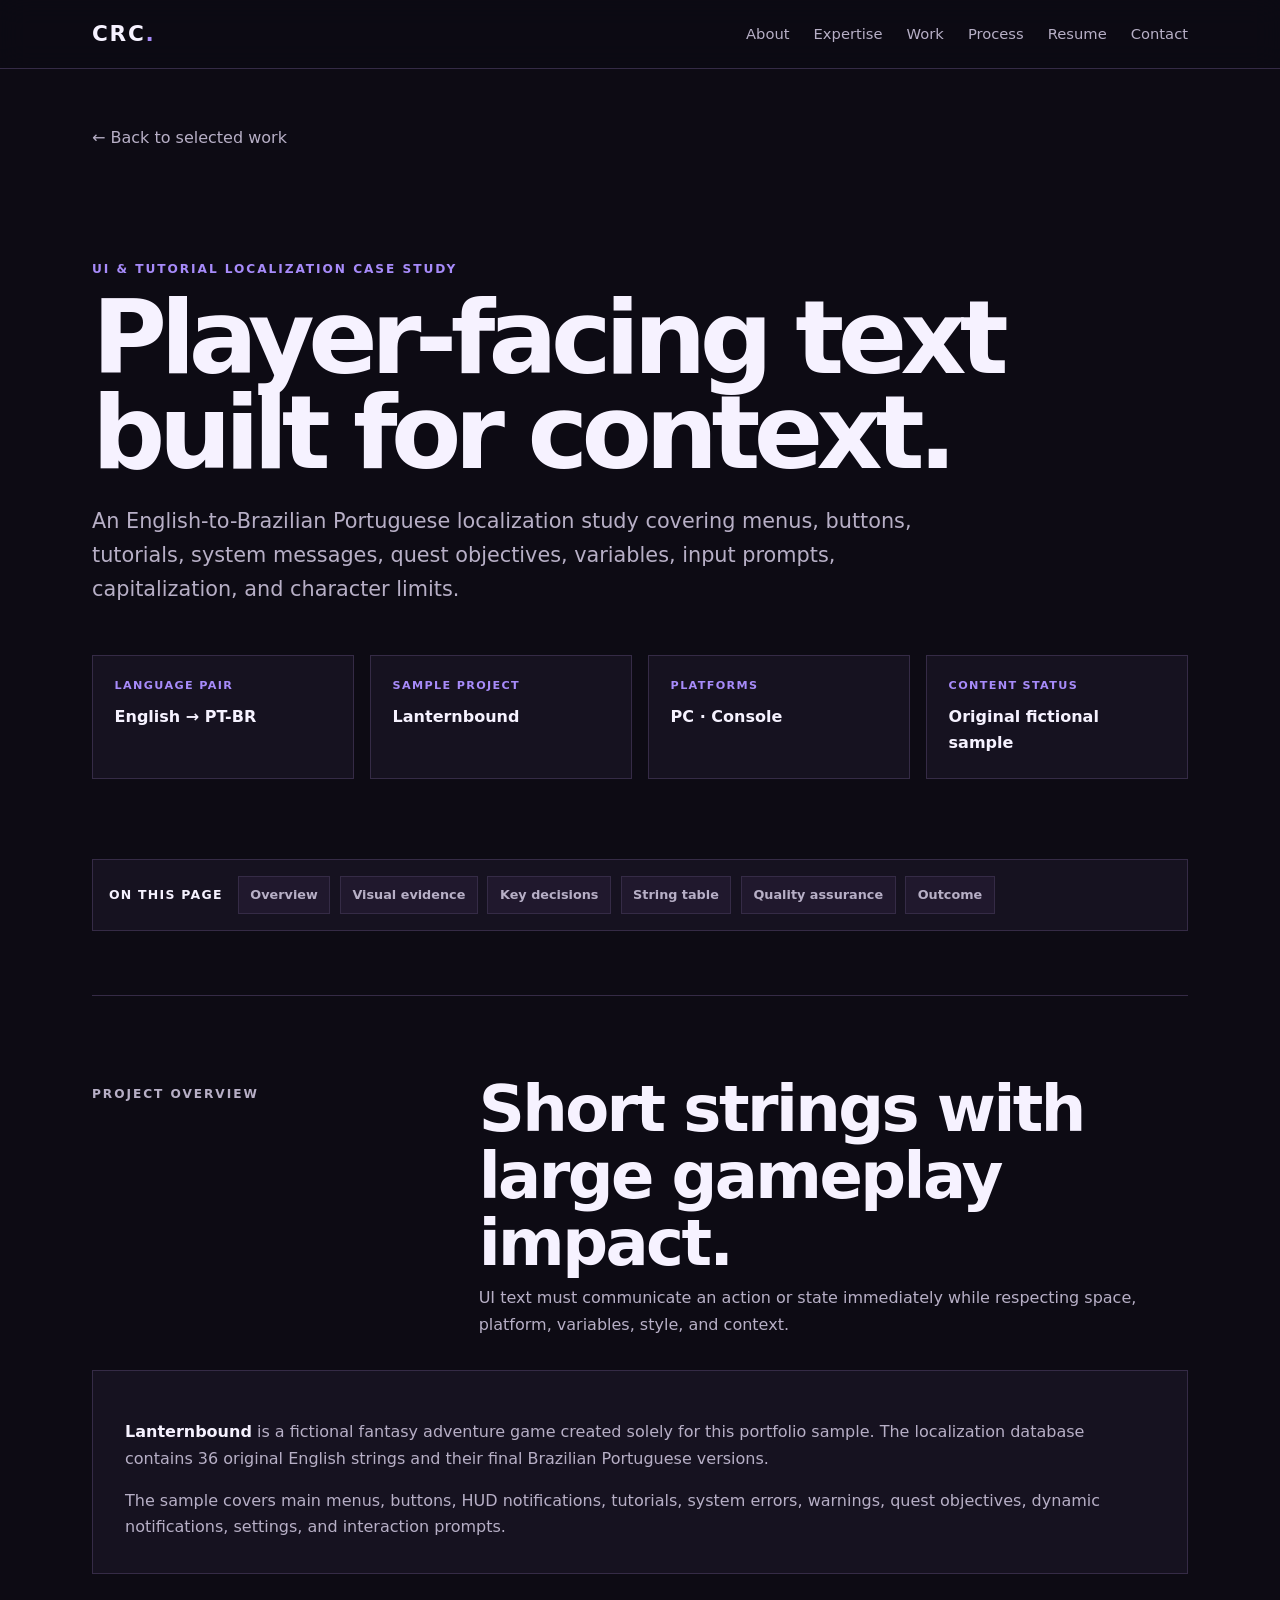
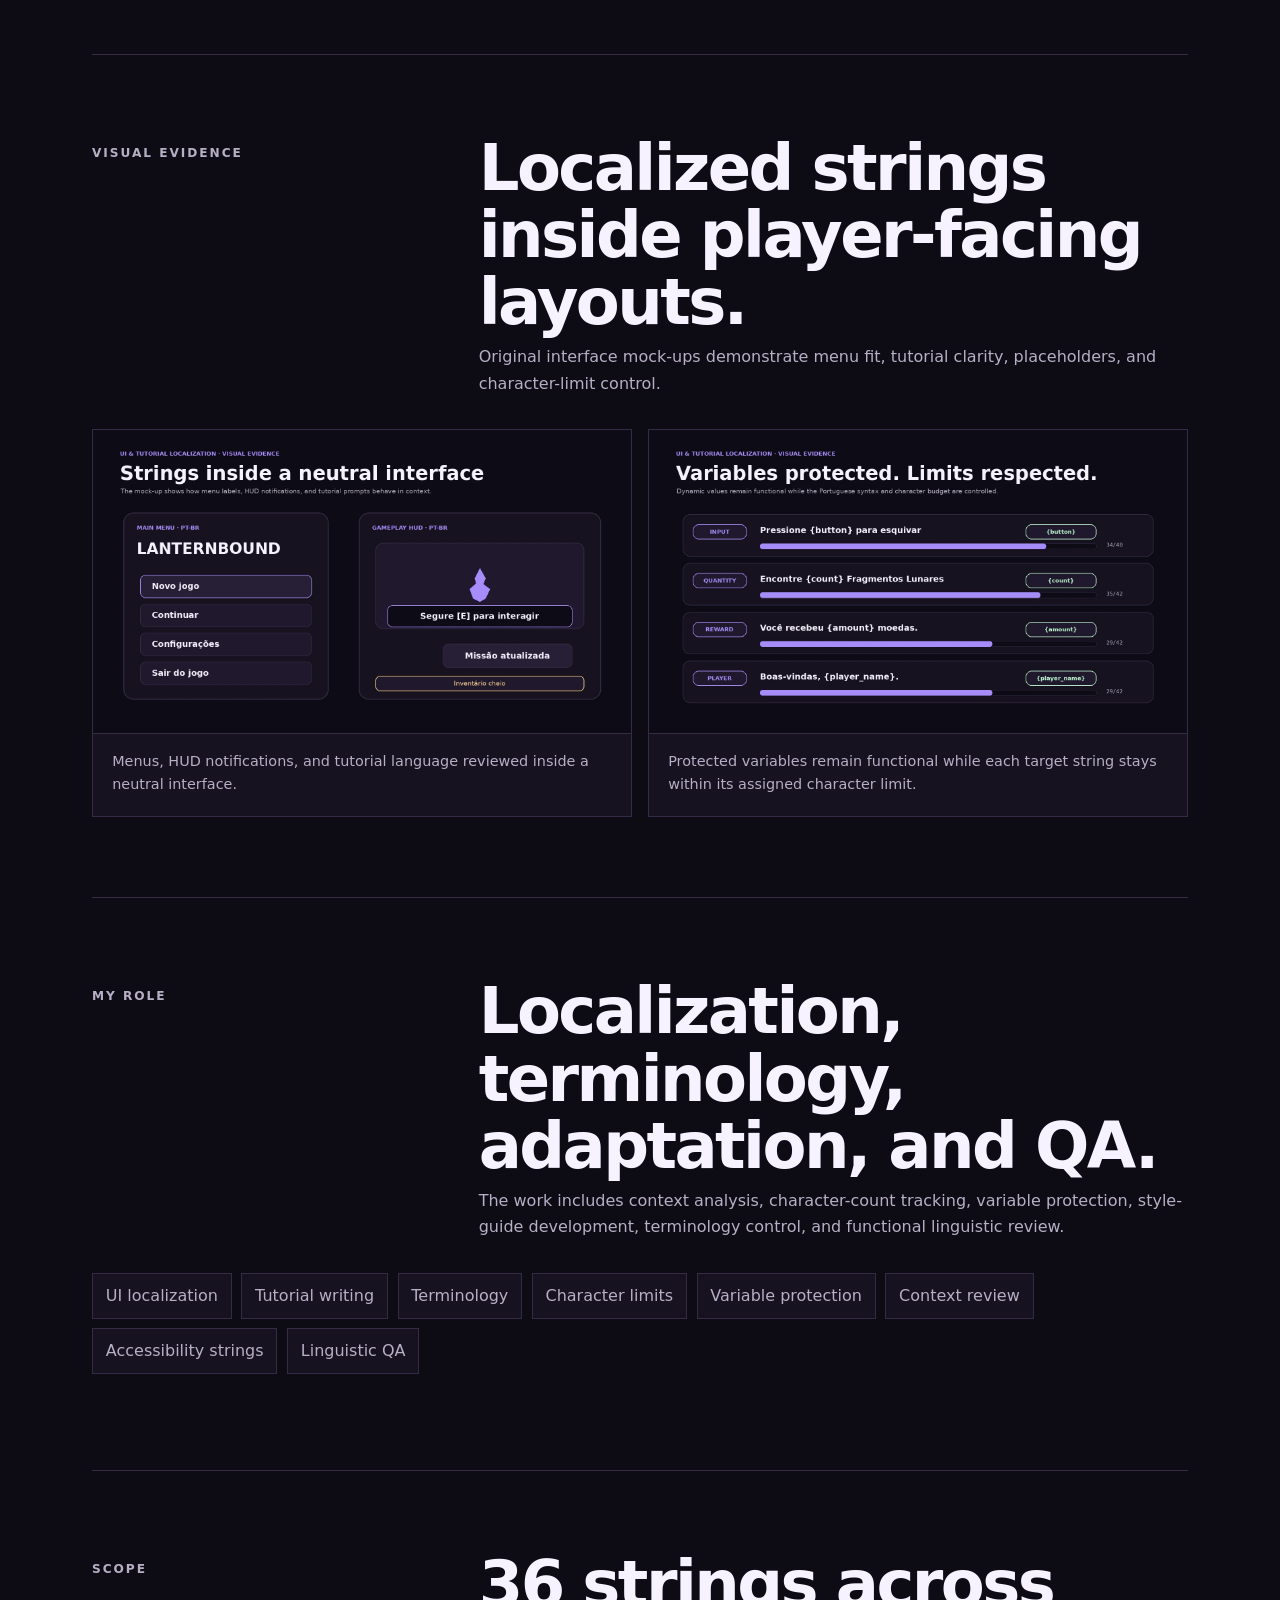
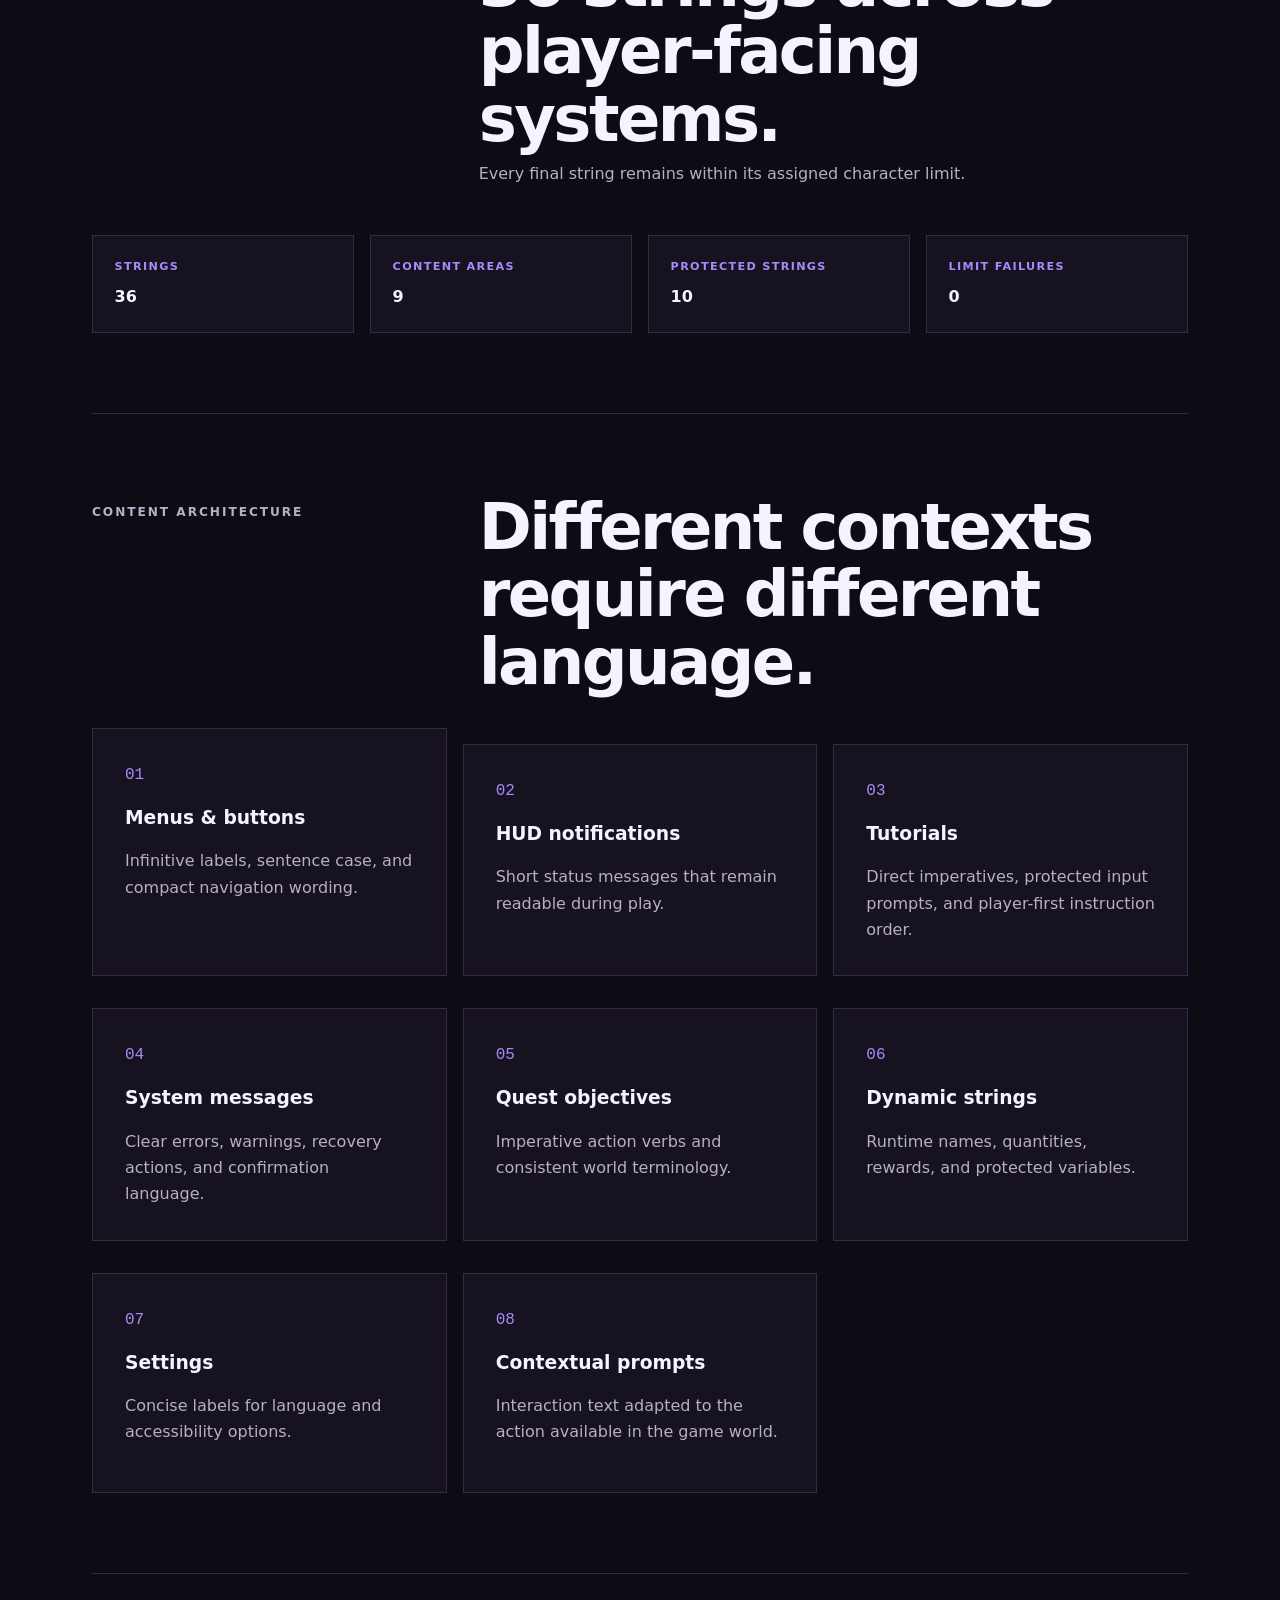
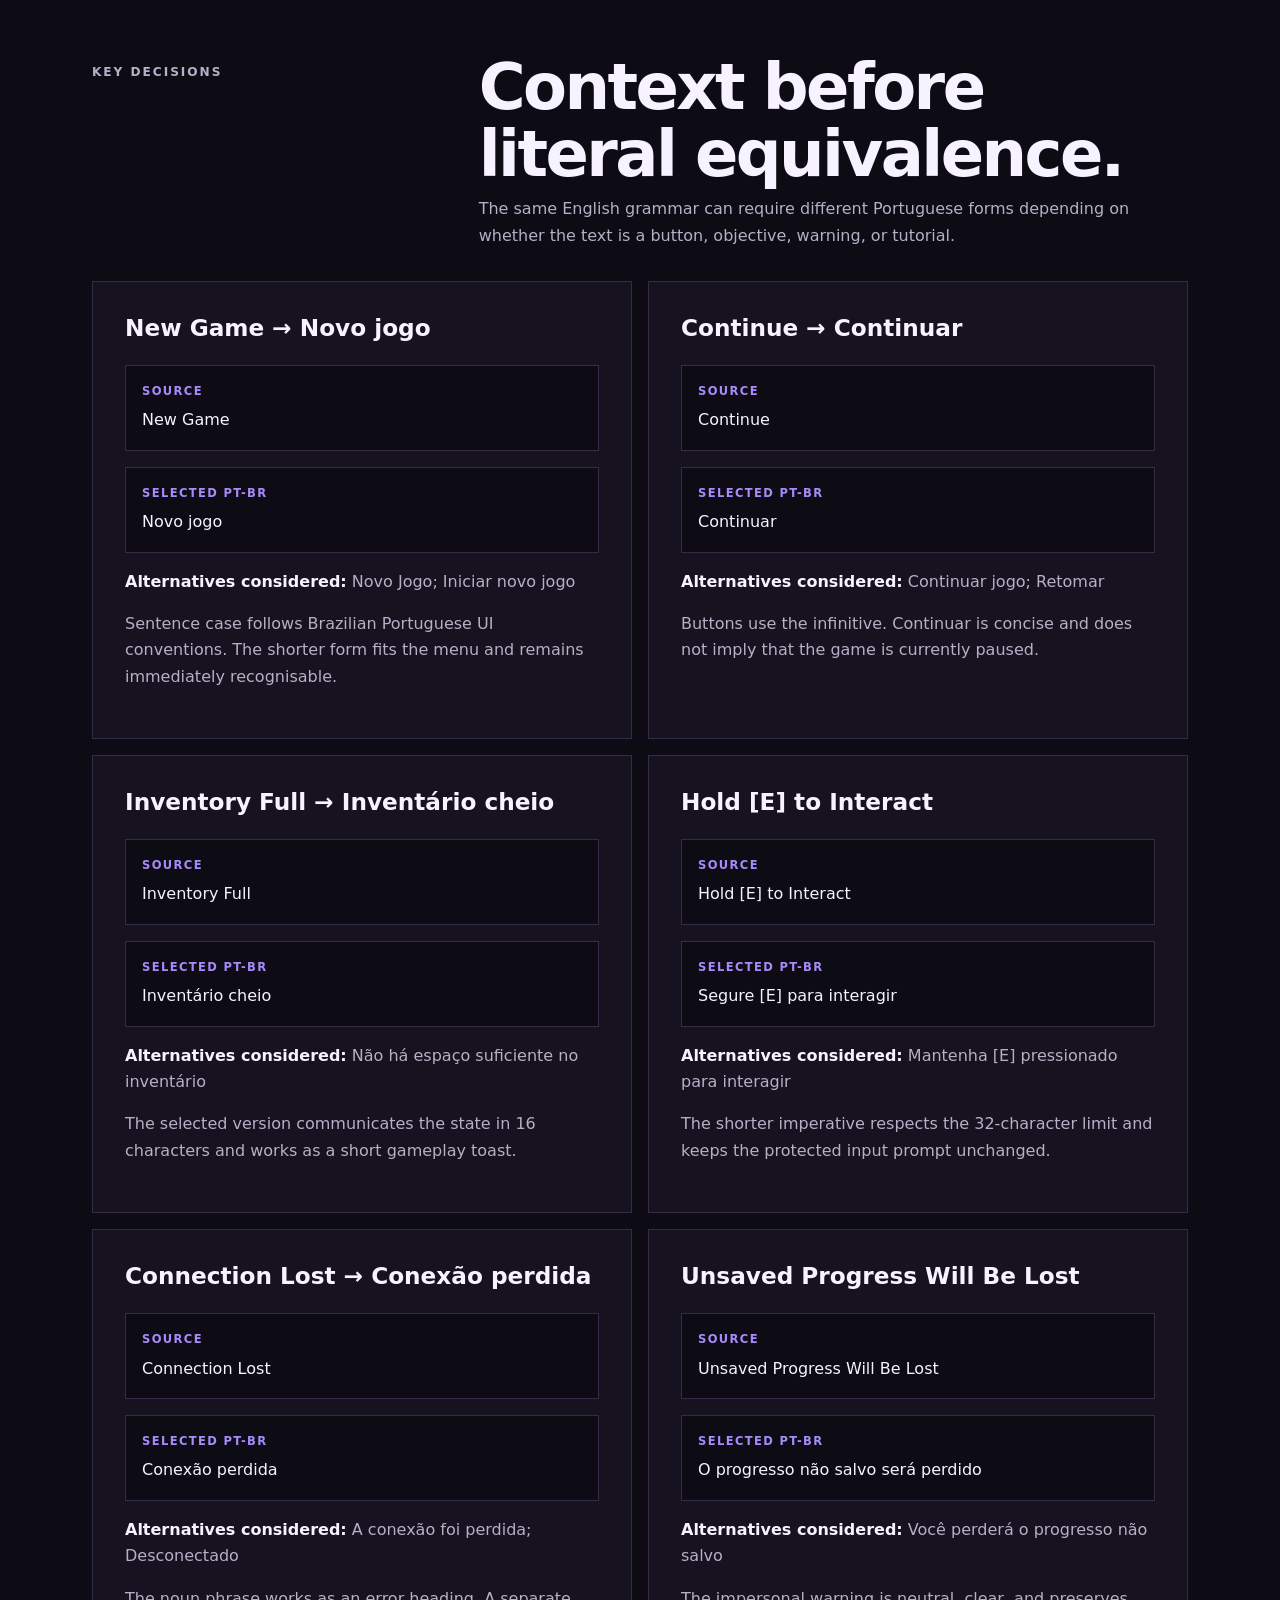
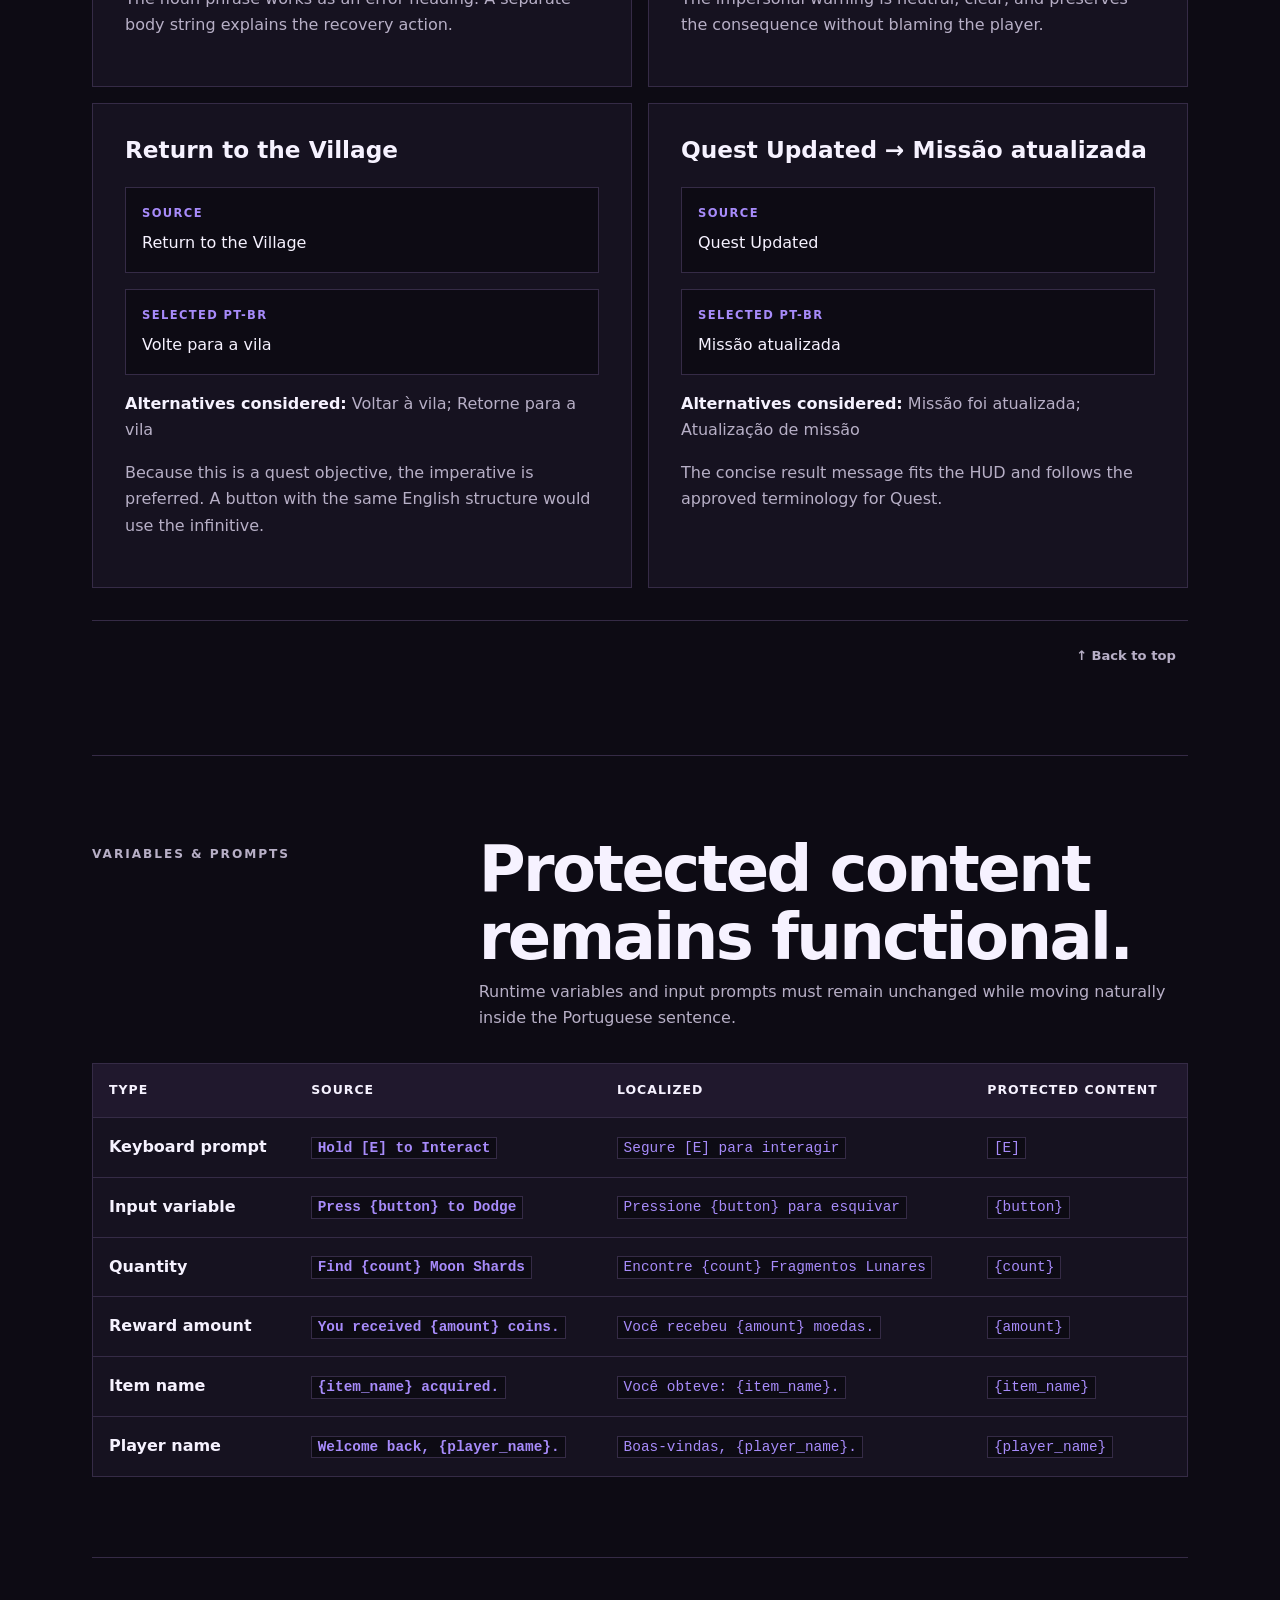
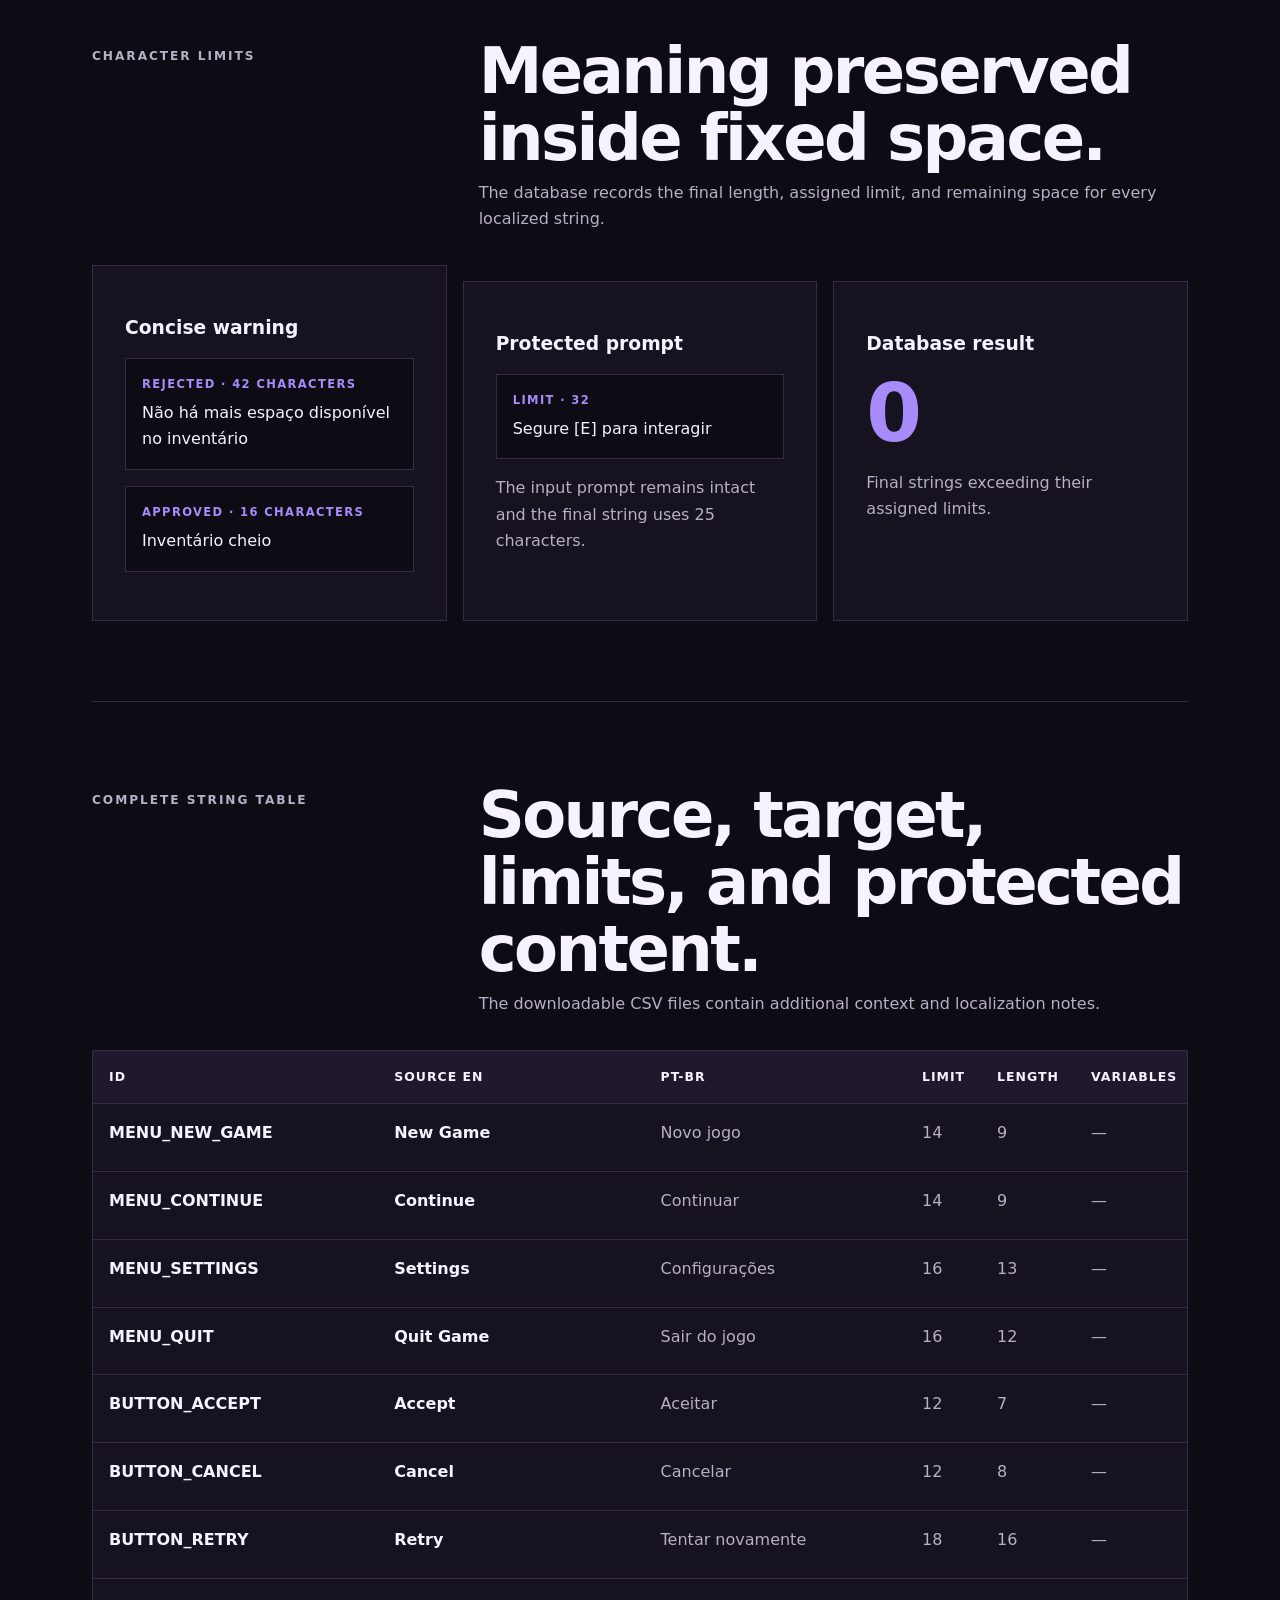
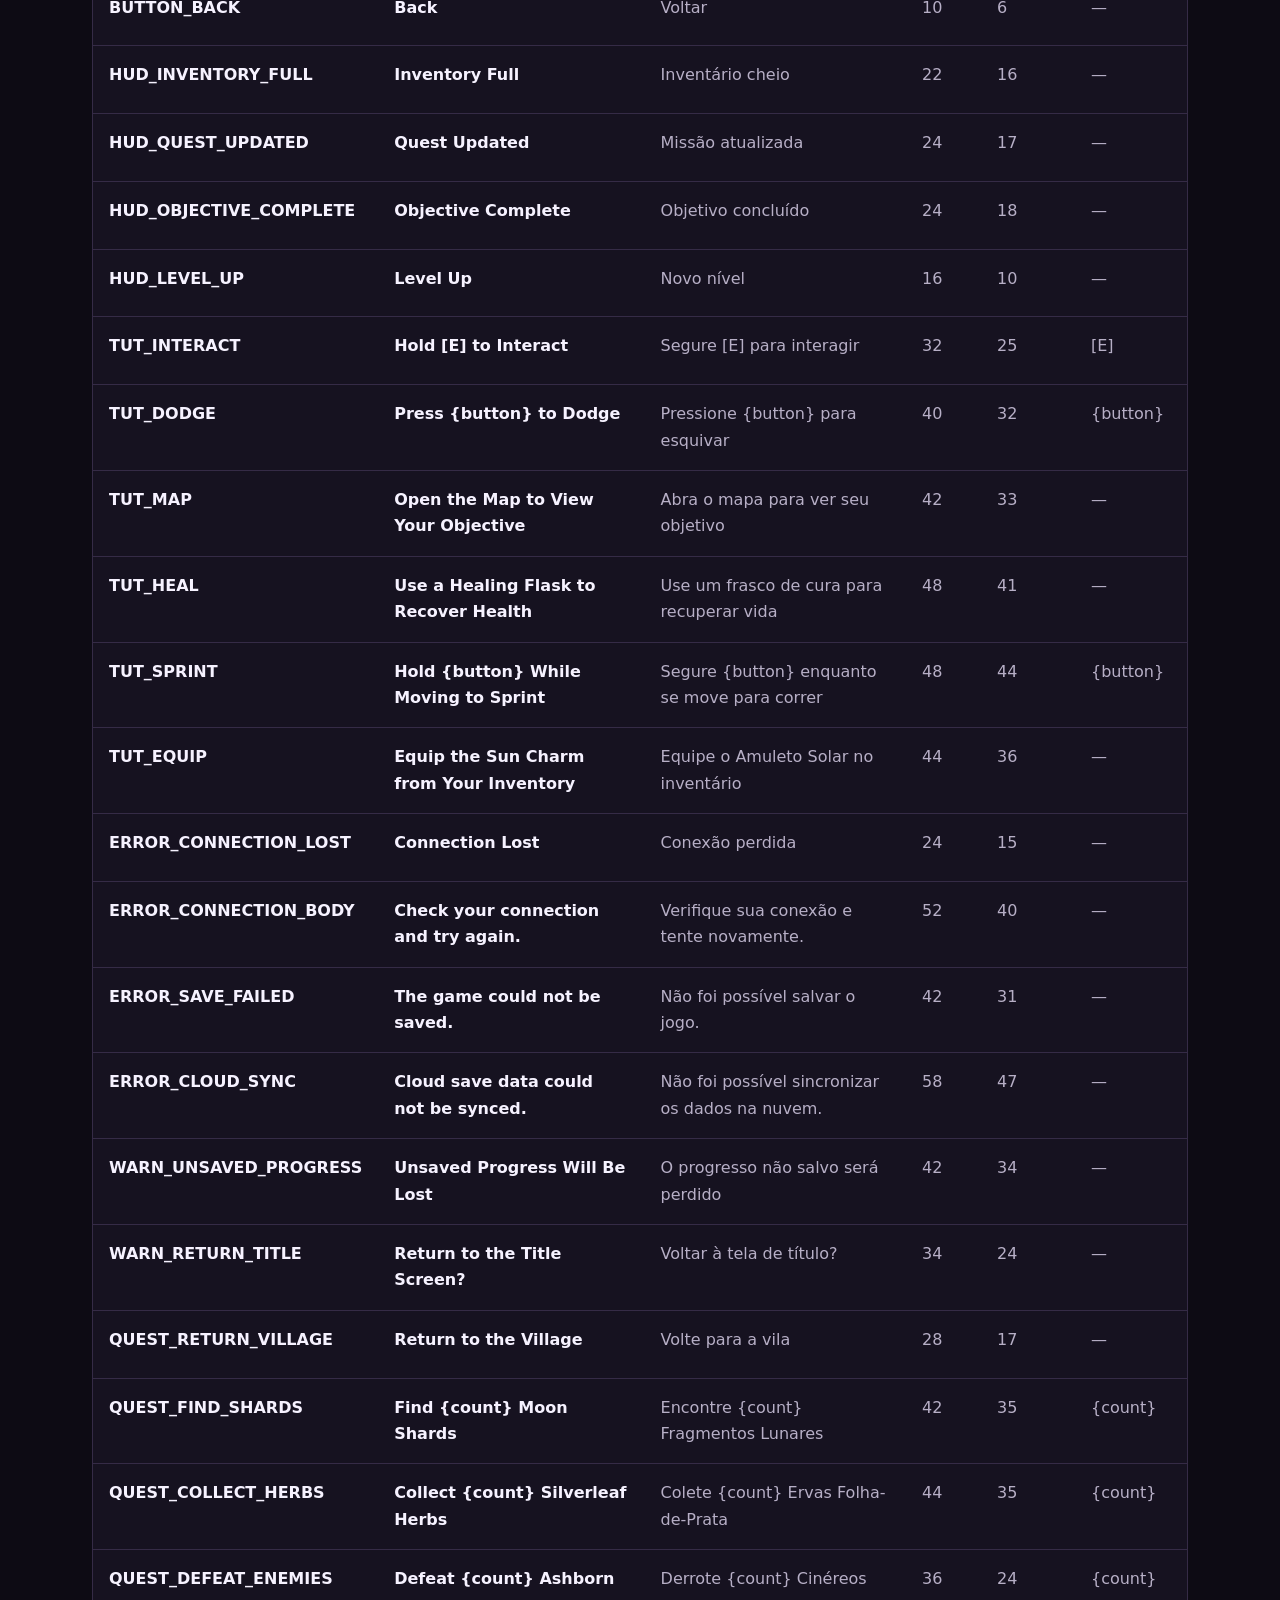
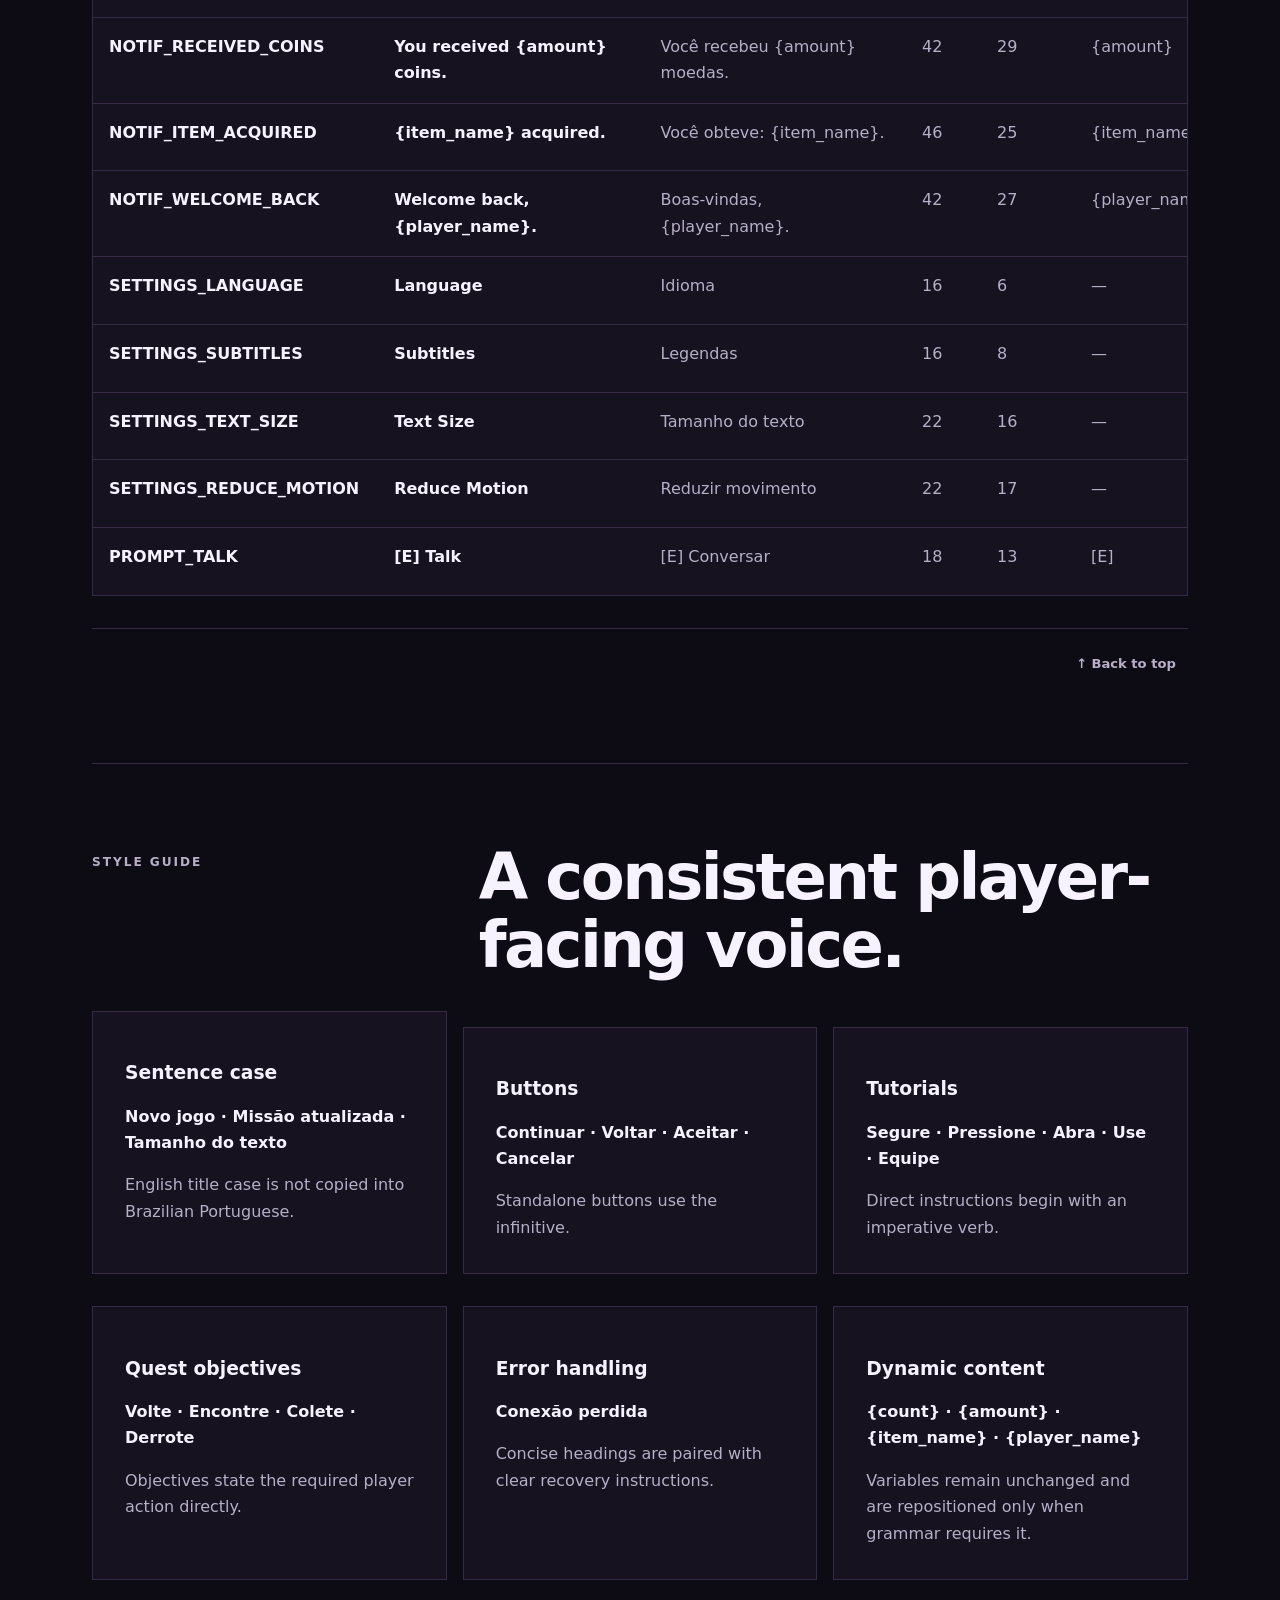
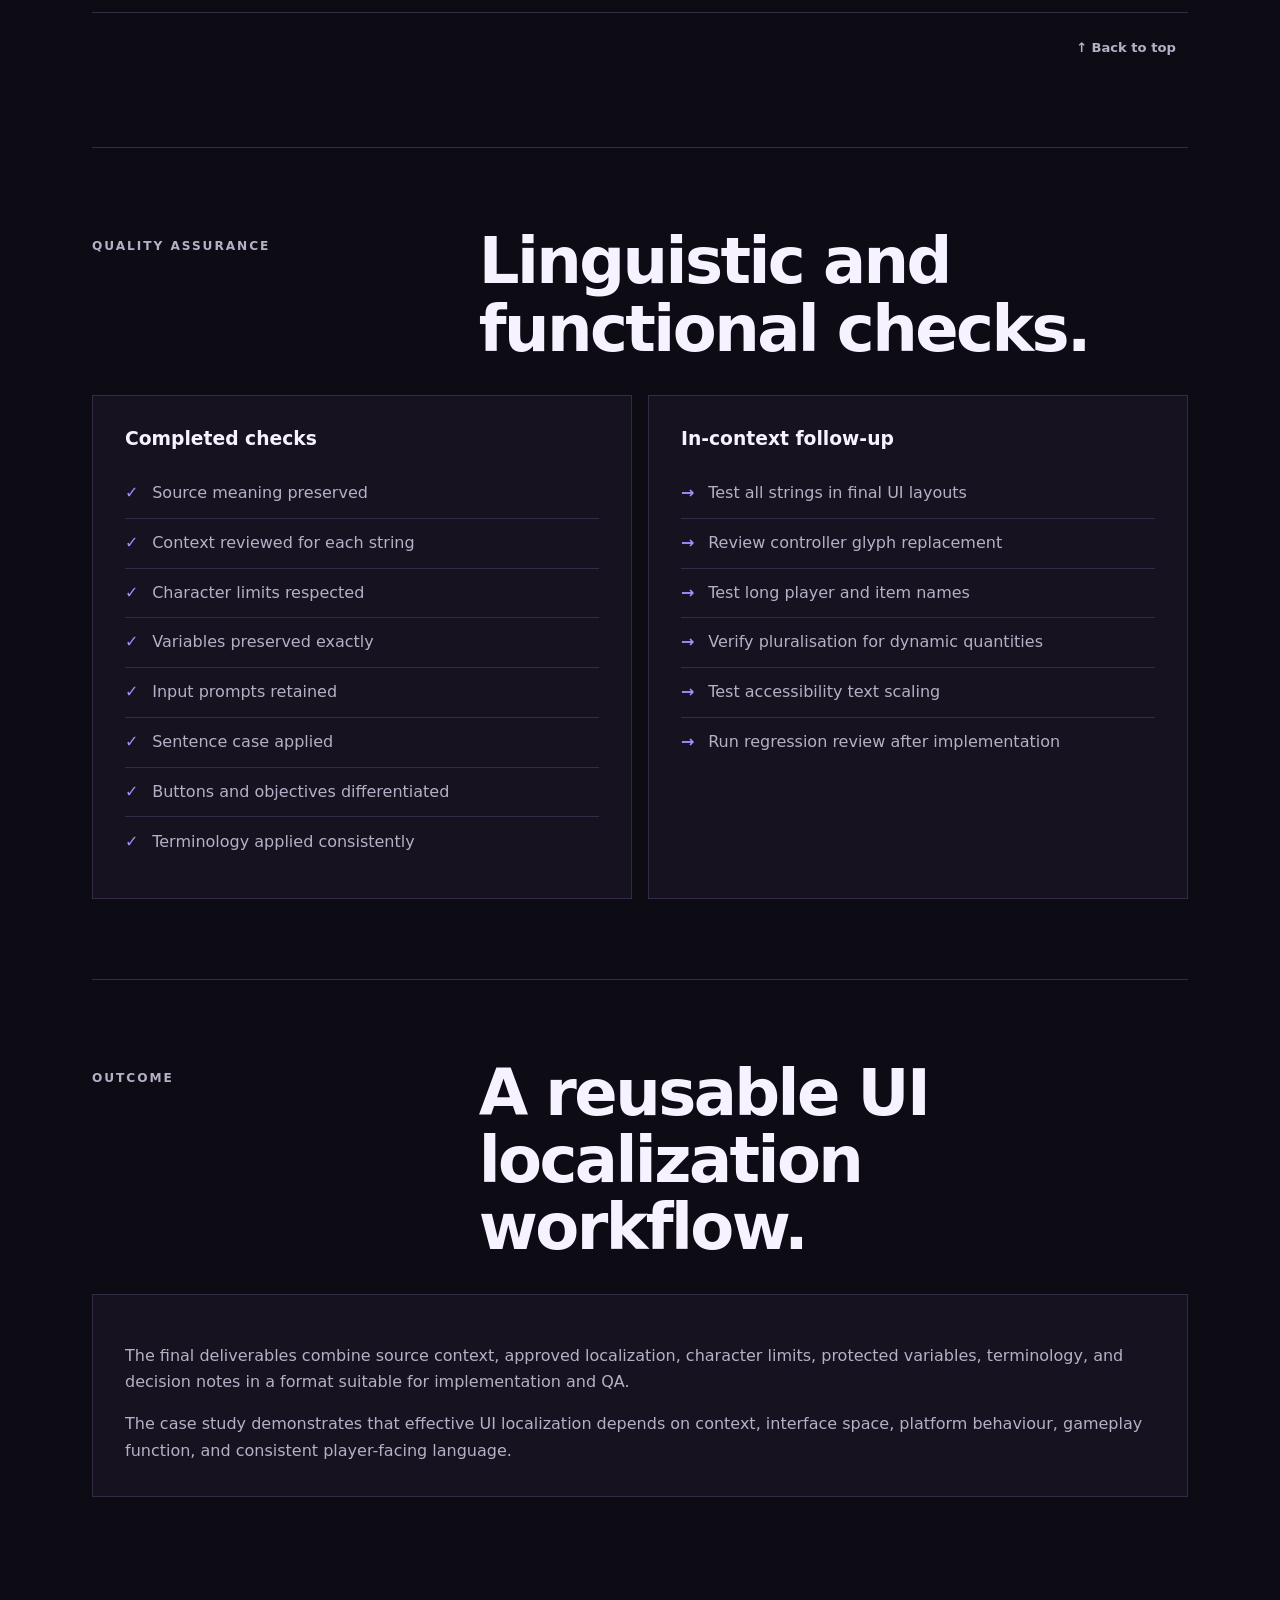
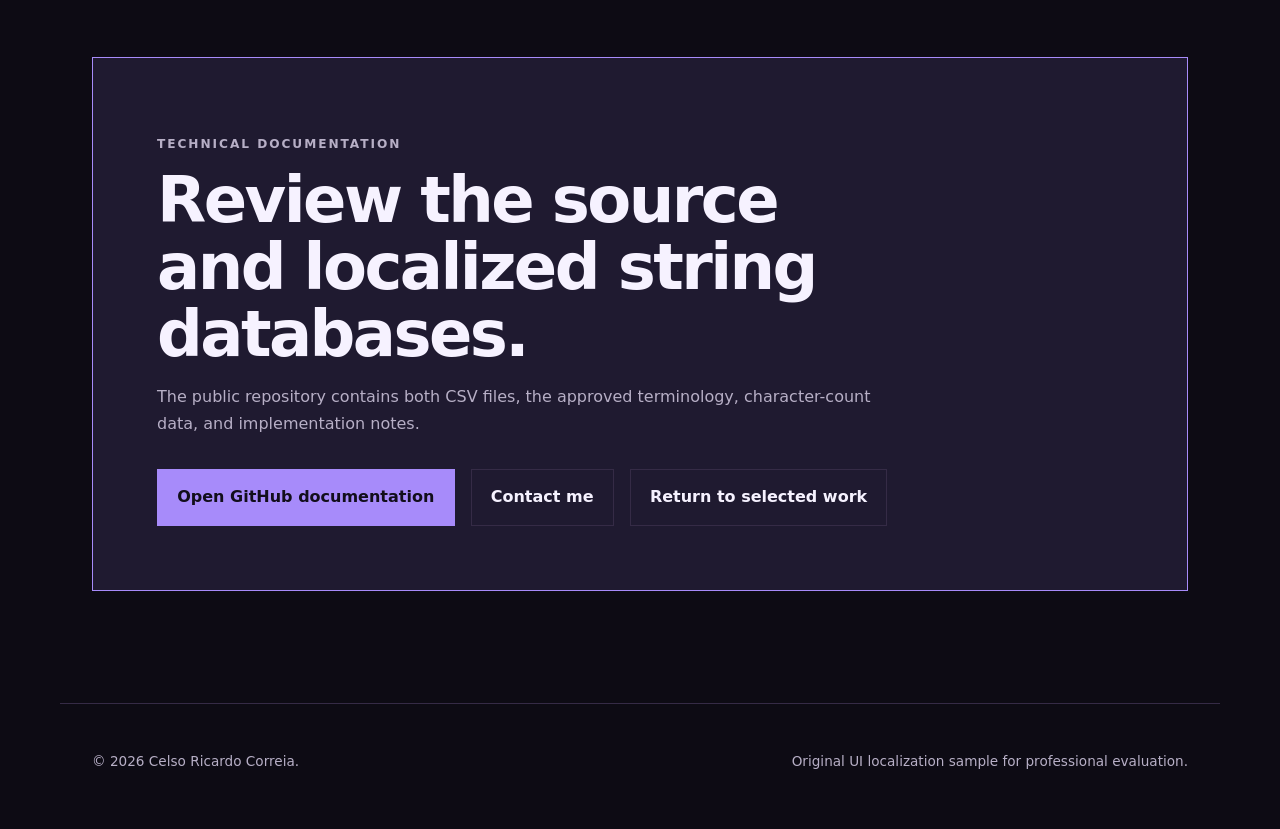
<file: website/case-studies/ui-tutorial-localization.html>
<!DOCTYPE html>

<html lang="en">
<head>
<meta charset="utf-8"/>
<meta content="width=device-width, initial-scale=1" name="viewport"/>
<meta content="UI and tutorial localization case study from English into Brazilian Portuguese by Celso Ricardo Correia." name="description"/>
<title>UI &amp; Tutorial Localization | Case Study</title>
<link href="https://celsorcorreia.github.io/Game-Localization-Portfolio/case-studies/ui-tutorial-localization.html" rel="canonical"/>
<link href="../assets/css/style.css" rel="stylesheet"/>
<meta content="article" property="og:type"/>
<meta content="UI &amp; Tutorial Localization | Celso Ricardo Correia" property="og:title"/>
<meta content="English-to-Brazilian Portuguese UI, menu, tutorial, error-message, variable, and character-limit localization." property="og:description"/>
<meta content="https://celsorcorreia.github.io/Game-Localization-Portfolio/case-studies/ui-tutorial-localization.html" property="og:url"/>
<meta content="https://celsorcorreia.github.io/Game-Localization-Portfolio/assets/images/social-preview.png" property="og:image"/>
<meta content="summary_large_image" name="twitter:card"/>
</head>
<body>
<header class="site-header">
<a aria-label="Celso Ricardo Correia — Home" class="brand" href="../index.html">CRC<span>.</span></a>
<button aria-controls="primary-navigation" aria-expanded="false" aria-label="Open navigation" class="menu-toggle" type="button">
      Menu
    </button>
<nav aria-label="Primary navigation" id="primary-navigation">
<a href="../about.html">About</a>
<a href="../index.html#expertise">Expertise</a>
<a href="../index.html#projects">Work</a>
<a href="../index.html#process">Process</a>
<a href="../resume.html">Resume</a>
<a href="../index.html#contact">Contact</a>
</nav>
</header>
<main class="case-main" id="top">
<a class="case-back" href="../index.html#projects">← Back to selected work</a>
<section class="case-hero">
<p class="eyebrow">UI &amp; tutorial localization case study</p>
<h1>Player-facing text<br/>built for context.</h1>
<p class="case-lead">An English-to-Brazilian Portuguese localization study covering menus, buttons, tutorials, system messages, quest objectives, variables, input prompts, capitalization, and character limits.</p>
<div class="meta-grid">
<article class="meta-card">
<span class="meta-label">Language pair</span>
<span class="meta-value">English → PT-BR</span>
</article>
<article class="meta-card">
<span class="meta-label">Sample project</span>
<span class="meta-value">Lanternbound</span>
</article>
<article class="meta-card">
<span class="meta-label">Platforms</span>
<span class="meta-value">PC · Console</span>
</article>
<article class="meta-card">
<span class="meta-label">Content status</span>
<span class="meta-value">Original fictional sample</span>
</article>
</div>
</section><nav aria-label="Case study sections" class="case-index">
<span class="case-index-label">On this page</span>
<a href="#overview">Overview</a><a href="#visual-evidence">Visual evidence</a><a href="#key-decisions">Key decisions</a><a href="#string-table">String table</a><a href="#quality-assurance">Quality assurance</a><a href="#outcome">Outcome</a></nav>
<section class="case-section" id="overview">
<div class="case-section-heading">
<p class="eyebrow">Project overview</p>
<div>
<h2>Short strings with large gameplay impact.</h2>
<p>UI text must communicate an action or state immediately while respecting space, platform, variables, style, and context.</p>
</div>
</div>
<article class="case-card">
<p><strong>Lanternbound</strong> is a fictional fantasy adventure game created solely for this portfolio sample. The localization database contains 36 original English strings and their final Brazilian Portuguese versions.</p>
<p>The sample covers main menus, buttons, HUD notifications, tutorials, system errors, warnings, quest objectives, dynamic notifications, settings, and interaction prompts.</p>
</article>
</section>
<section class="case-section" id="visual-evidence">
<div class="case-section-heading">
<p class="eyebrow">Visual evidence</p>
<div>
<h2>Localized strings inside player-facing layouts.</h2>
<p>Original interface mock-ups demonstrate menu fit, tutorial clarity, placeholders, and character-limit control.</p>
</div>
</div>
<div class="visual-grid">
<figure class="visual-card">
<img alt="Fictional Lanternbound interface showing Brazilian Portuguese menu labels, tutorial prompt, quest update, and inventory warning" height="900" loading="lazy" src="../assets/images/ui-tutorial/interface-context.webp" width="1600"/>
<figcaption>Menus, HUD notifications, and tutorial language reviewed inside a neutral interface.</figcaption>
</figure>
<figure class="visual-card">
<img alt="Examples of Brazilian Portuguese localized strings with protected button, count, amount, item, and player-name variables" height="900" loading="lazy" src="../assets/images/ui-tutorial/variable-safety.webp" width="1600"/>
<figcaption>Protected variables remain functional while each target string stays within its assigned character limit.</figcaption>
</figure>
</div>
</section>
<section class="case-section">
<div class="case-section-heading">
<p class="eyebrow">My role</p>
<div>
<h2>Localization, terminology, adaptation, and QA.</h2>
<p>The work includes context analysis, character-count tracking, variable protection, style-guide development, terminology control, and functional linguistic review.</p>
</div>
</div>
<ul class="tag-list">
<li>UI localization</li>
<li>Tutorial writing</li>
<li>Terminology</li>
<li>Character limits</li>
<li>Variable protection</li>
<li>Context review</li>
<li>Accessibility strings</li>
<li>Linguistic QA</li>
</ul>
</section>
<section class="case-section">
<div class="case-section-heading">
<p class="eyebrow">Scope</p>
<div>
<h2>36 strings across player-facing systems.</h2>
<p>Every final string remains within its assigned character limit.</p>
</div>
</div>
<div class="meta-grid">
<article class="meta-card">
<span class="meta-label">Strings</span>
<span class="meta-value">36</span>
</article>
<article class="meta-card">
<span class="meta-label">Content areas</span>
<span class="meta-value">9</span>
</article>
<article class="meta-card">
<span class="meta-label">Protected strings</span>
<span class="meta-value">10</span>
</article>
<article class="meta-card">
<span class="meta-label">Limit failures</span>
<span class="meta-value">0</span>
</article>
</div>
</section>
<section class="case-section">
<div class="case-section-heading">
<p class="eyebrow">Content architecture</p>
<div>
<h2>Different contexts require different language.</h2>
</div>
</div>
<div class="objectives-grid">
<article class="case-card objective-card">
<span class="objective-number">01</span>
<h3>Menus &amp; buttons</h3>
<p>Infinitive labels, sentence case, and compact navigation wording.</p>
</article>
<article class="case-card objective-card">
<span class="objective-number">02</span>
<h3>HUD notifications</h3>
<p>Short status messages that remain readable during play.</p>
</article>
<article class="case-card objective-card">
<span class="objective-number">03</span>
<h3>Tutorials</h3>
<p>Direct imperatives, protected input prompts, and player-first instruction order.</p>
</article>
<article class="case-card objective-card">
<span class="objective-number">04</span>
<h3>System messages</h3>
<p>Clear errors, warnings, recovery actions, and confirmation language.</p>
</article>
<article class="case-card objective-card">
<span class="objective-number">05</span>
<h3>Quest objectives</h3>
<p>Imperative action verbs and consistent world terminology.</p>
</article>
<article class="case-card objective-card">
<span class="objective-number">06</span>
<h3>Dynamic strings</h3>
<p>Runtime names, quantities, rewards, and protected variables.</p>
</article>
<article class="case-card objective-card">
<span class="objective-number">07</span>
<h3>Settings</h3>
<p>Concise labels for language and accessibility options.</p>
</article>
<article class="case-card objective-card">
<span class="objective-number">08</span>
<h3>Contextual prompts</h3>
<p>Interaction text adapted to the action available in the game world.</p>
</article>
</div>
</section>
<section class="case-section" id="key-decisions">
<div class="case-section-heading">
<p class="eyebrow">Key decisions</p>
<div>
<h2>Context before literal equivalence.</h2>
<p>The same English grammar can require different Portuguese forms depending on whether the text is a button, objective, warning, or tutorial.</p>
</div>
</div>
<div class="decision-grid">
<article class="decision-card">
<h3>New Game → Novo jogo</h3>
<div class="language-block">
<span class="language-label">Source</span>
        New Game
      </div>
<div class="language-block">
<span class="language-label">Selected PT-BR</span>
        Novo jogo
      </div>
<p><strong>Alternatives considered:</strong> Novo Jogo; Iniciar novo jogo</p>
<p>Sentence case follows Brazilian Portuguese UI conventions. The shorter form fits the menu and remains immediately recognisable.</p>
</article>
<article class="decision-card">
<h3>Continue → Continuar</h3>
<div class="language-block">
<span class="language-label">Source</span>
        Continue
      </div>
<div class="language-block">
<span class="language-label">Selected PT-BR</span>
        Continuar
      </div>
<p><strong>Alternatives considered:</strong> Continuar jogo; Retomar</p>
<p>Buttons use the infinitive. Continuar is concise and does not imply that the game is currently paused.</p>
</article>
<article class="decision-card">
<h3>Inventory Full → Inventário cheio</h3>
<div class="language-block">
<span class="language-label">Source</span>
        Inventory Full
      </div>
<div class="language-block">
<span class="language-label">Selected PT-BR</span>
        Inventário cheio
      </div>
<p><strong>Alternatives considered:</strong> Não há espaço suficiente no inventário</p>
<p>The selected version communicates the state in 16 characters and works as a short gameplay toast.</p>
</article>
<article class="decision-card">
<h3>Hold [E] to Interact</h3>
<div class="language-block">
<span class="language-label">Source</span>
        Hold [E] to Interact
      </div>
<div class="language-block">
<span class="language-label">Selected PT-BR</span>
        Segure [E] para interagir
      </div>
<p><strong>Alternatives considered:</strong> Mantenha [E] pressionado para interagir</p>
<p>The shorter imperative respects the 32-character limit and keeps the protected input prompt unchanged.</p>
</article>
<article class="decision-card">
<h3>Connection Lost → Conexão perdida</h3>
<div class="language-block">
<span class="language-label">Source</span>
        Connection Lost
      </div>
<div class="language-block">
<span class="language-label">Selected PT-BR</span>
        Conexão perdida
      </div>
<p><strong>Alternatives considered:</strong> A conexão foi perdida; Desconectado</p>
<p>The noun phrase works as an error heading. A separate body string explains the recovery action.</p>
</article>
<article class="decision-card">
<h3>Unsaved Progress Will Be Lost</h3>
<div class="language-block">
<span class="language-label">Source</span>
        Unsaved Progress Will Be Lost
      </div>
<div class="language-block">
<span class="language-label">Selected PT-BR</span>
        O progresso não salvo será perdido
      </div>
<p><strong>Alternatives considered:</strong> Você perderá o progresso não salvo</p>
<p>The impersonal warning is neutral, clear, and preserves the consequence without blaming the player.</p>
</article>
<article class="decision-card">
<h3>Return to the Village</h3>
<div class="language-block">
<span class="language-label">Source</span>
        Return to the Village
      </div>
<div class="language-block">
<span class="language-label">Selected PT-BR</span>
        Volte para a vila
      </div>
<p><strong>Alternatives considered:</strong> Voltar à vila; Retorne para a vila</p>
<p>Because this is a quest objective, the imperative is preferred. A button with the same English structure would use the infinitive.</p>
</article>
<article class="decision-card">
<h3>Quest Updated → Missão atualizada</h3>
<div class="language-block">
<span class="language-label">Source</span>
        Quest Updated
      </div>
<div class="language-block">
<span class="language-label">Selected PT-BR</span>
        Missão atualizada
      </div>
<p><strong>Alternatives considered:</strong> Missão foi atualizada; Atualização de missão</p>
<p>The concise result message fits the HUD and follows the approved terminology for Quest.</p>
</article>
</div>
<div class="section-navigation"><a aria-label="Back to the top of this case study" class="section-link" href="#top">↑ Back to top</a></div></section>
<section class="case-section">
<div class="case-section-heading">
<p class="eyebrow">Variables &amp; prompts</p>
<div>
<h2>Protected content remains functional.</h2>
<p>Runtime variables and input prompts must remain unchanged while moving naturally inside the Portuguese sentence.</p>
</div>
</div>
<div class="table-wrap">
<table class="case-table variable-table">
<thead>
<tr>
<th>Type</th>
<th>Source</th>
<th>Localized</th>
<th>Protected content</th>
</tr>
</thead>
<tbody>
<tr>
<td>Keyboard prompt</td>
<td><code>Hold [E] to Interact</code></td>
<td><code>Segure [E] para interagir</code></td>
<td><code>[E]</code></td>
</tr>
<tr>
<td>Input variable</td>
<td><code>Press {button} to Dodge</code></td>
<td><code>Pressione {button} para esquivar</code></td>
<td><code>{button}</code></td>
</tr>
<tr>
<td>Quantity</td>
<td><code>Find {count} Moon Shards</code></td>
<td><code>Encontre {count} Fragmentos Lunares</code></td>
<td><code>{count}</code></td>
</tr>
<tr>
<td>Reward amount</td>
<td><code>You received {amount} coins.</code></td>
<td><code>Você recebeu {amount} moedas.</code></td>
<td><code>{amount}</code></td>
</tr>
<tr>
<td>Item name</td>
<td><code>{item_name} acquired.</code></td>
<td><code>Você obteve: {item_name}.</code></td>
<td><code>{item_name}</code></td>
</tr>
<tr>
<td>Player name</td>
<td><code>Welcome back, {player_name}.</code></td>
<td><code>Boas-vindas, {player_name}.</code></td>
<td><code>{player_name}</code></td>
</tr>
</tbody>
</table>
</div>
</section>
<section class="case-section">
<div class="case-section-heading">
<p class="eyebrow">Character limits</p>
<div>
<h2>Meaning preserved inside fixed space.</h2>
<p>The database records the final length, assigned limit, and remaining space for every localized string.</p>
</div>
</div>
<div class="pattern-grid">
<article class="case-card">
<h3>Concise warning</h3>
<div class="language-block">
<span class="language-label">Rejected · 42 characters</span>
            Não há mais espaço disponível no inventário
          </div>
<div class="language-block">
<span class="language-label">Approved · 16 characters</span>
            Inventário cheio
          </div>
</article>
<article class="case-card">
<h3>Protected prompt</h3>
<div class="language-block">
<span class="language-label">Limit · 32</span>
            Segure [E] para interagir
          </div>
<p>The input prompt remains intact and the final string uses 25 characters.</p>
</article>
<article class="case-card">
<h3>Database result</h3>
<p class="ui-metric">0</p>
<p>Final strings exceeding their assigned limits.</p>
</article>
</div>
</section>
<section class="case-section" id="string-table">
<div class="case-section-heading">
<p class="eyebrow">Complete string table</p>
<div>
<h2>Source, target, limits, and protected content.</h2>
<p>The downloadable CSV files contain additional context and localization notes.</p>
</div>
</div>
<div class="table-wrap">
<table class="case-table string-table">
<thead>
<tr>
<th>ID</th>
<th>Source EN</th>
<th>PT-BR</th>
<th>Limit</th>
<th>Length</th>
<th>Variables</th>
<th>Space usage</th>
</tr>
</thead>
<tbody>
<tr>
<td>MENU_NEW_GAME</td>
<td>New Game</td>
<td>Novo jogo</td>
<td>14</td>
<td>9</td>
<td>—</td>
<td>
<div aria-label="64% of character limit used" class="limit-meter">
<span style="width: 64%"></span>
</div>
<small>64% used</small>
</td>
</tr>
<tr>
<td>MENU_CONTINUE</td>
<td>Continue</td>
<td>Continuar</td>
<td>14</td>
<td>9</td>
<td>—</td>
<td>
<div aria-label="64% of character limit used" class="limit-meter">
<span style="width: 64%"></span>
</div>
<small>64% used</small>
</td>
</tr>
<tr>
<td>MENU_SETTINGS</td>
<td>Settings</td>
<td>Configurações</td>
<td>16</td>
<td>13</td>
<td>—</td>
<td>
<div aria-label="81% of character limit used" class="limit-meter">
<span style="width: 81%"></span>
</div>
<small>81% used</small>
</td>
</tr>
<tr>
<td>MENU_QUIT</td>
<td>Quit Game</td>
<td>Sair do jogo</td>
<td>16</td>
<td>12</td>
<td>—</td>
<td>
<div aria-label="75% of character limit used" class="limit-meter">
<span style="width: 75%"></span>
</div>
<small>75% used</small>
</td>
</tr>
<tr>
<td>BUTTON_ACCEPT</td>
<td>Accept</td>
<td>Aceitar</td>
<td>12</td>
<td>7</td>
<td>—</td>
<td>
<div aria-label="58% of character limit used" class="limit-meter">
<span style="width: 58%"></span>
</div>
<small>58% used</small>
</td>
</tr>
<tr>
<td>BUTTON_CANCEL</td>
<td>Cancel</td>
<td>Cancelar</td>
<td>12</td>
<td>8</td>
<td>—</td>
<td>
<div aria-label="67% of character limit used" class="limit-meter">
<span style="width: 67%"></span>
</div>
<small>67% used</small>
</td>
</tr>
<tr>
<td>BUTTON_RETRY</td>
<td>Retry</td>
<td>Tentar novamente</td>
<td>18</td>
<td>16</td>
<td>—</td>
<td>
<div aria-label="89% of character limit used" class="limit-meter">
<span style="width: 89%"></span>
</div>
<small>89% used</small>
</td>
</tr>
<tr>
<td>BUTTON_BACK</td>
<td>Back</td>
<td>Voltar</td>
<td>10</td>
<td>6</td>
<td>—</td>
<td>
<div aria-label="60% of character limit used" class="limit-meter">
<span style="width: 60%"></span>
</div>
<small>60% used</small>
</td>
</tr>
<tr>
<td>HUD_INVENTORY_FULL</td>
<td>Inventory Full</td>
<td>Inventário cheio</td>
<td>22</td>
<td>16</td>
<td>—</td>
<td>
<div aria-label="73% of character limit used" class="limit-meter">
<span style="width: 73%"></span>
</div>
<small>73% used</small>
</td>
</tr>
<tr>
<td>HUD_QUEST_UPDATED</td>
<td>Quest Updated</td>
<td>Missão atualizada</td>
<td>24</td>
<td>17</td>
<td>—</td>
<td>
<div aria-label="71% of character limit used" class="limit-meter">
<span style="width: 71%"></span>
</div>
<small>71% used</small>
</td>
</tr>
<tr>
<td>HUD_OBJECTIVE_COMPLETE</td>
<td>Objective Complete</td>
<td>Objetivo concluído</td>
<td>24</td>
<td>18</td>
<td>—</td>
<td>
<div aria-label="75% of character limit used" class="limit-meter">
<span style="width: 75%"></span>
</div>
<small>75% used</small>
</td>
</tr>
<tr>
<td>HUD_LEVEL_UP</td>
<td>Level Up</td>
<td>Novo nível</td>
<td>16</td>
<td>10</td>
<td>—</td>
<td>
<div aria-label="62% of character limit used" class="limit-meter">
<span style="width: 62%"></span>
</div>
<small>62% used</small>
</td>
</tr>
<tr>
<td>TUT_INTERACT</td>
<td>Hold [E] to Interact</td>
<td>Segure [E] para interagir</td>
<td>32</td>
<td>25</td>
<td>[E]</td>
<td>
<div aria-label="78% of character limit used" class="limit-meter">
<span style="width: 78%"></span>
</div>
<small>78% used</small>
</td>
</tr>
<tr>
<td>TUT_DODGE</td>
<td>Press {button} to Dodge</td>
<td>Pressione {button} para esquivar</td>
<td>40</td>
<td>32</td>
<td>{button}</td>
<td>
<div aria-label="80% of character limit used" class="limit-meter">
<span style="width: 80%"></span>
</div>
<small>80% used</small>
</td>
</tr>
<tr>
<td>TUT_MAP</td>
<td>Open the Map to View Your Objective</td>
<td>Abra o mapa para ver seu objetivo</td>
<td>42</td>
<td>33</td>
<td>—</td>
<td>
<div aria-label="79% of character limit used" class="limit-meter">
<span style="width: 79%"></span>
</div>
<small>79% used</small>
</td>
</tr>
<tr>
<td>TUT_HEAL</td>
<td>Use a Healing Flask to Recover Health</td>
<td>Use um frasco de cura para recuperar vida</td>
<td>48</td>
<td>41</td>
<td>—</td>
<td>
<div aria-label="85% of character limit used" class="limit-meter">
<span style="width: 85%"></span>
</div>
<small>85% used</small>
</td>
</tr>
<tr>
<td>TUT_SPRINT</td>
<td>Hold {button} While Moving to Sprint</td>
<td>Segure {button} enquanto se move para correr</td>
<td>48</td>
<td>44</td>
<td>{button}</td>
<td>
<div aria-label="92% of character limit used" class="limit-meter">
<span style="width: 92%"></span>
</div>
<small>92% used</small>
</td>
</tr>
<tr>
<td>TUT_EQUIP</td>
<td>Equip the Sun Charm from Your Inventory</td>
<td>Equipe o Amuleto Solar no inventário</td>
<td>44</td>
<td>36</td>
<td>—</td>
<td>
<div aria-label="82% of character limit used" class="limit-meter">
<span style="width: 82%"></span>
</div>
<small>82% used</small>
</td>
</tr>
<tr>
<td>ERROR_CONNECTION_LOST</td>
<td>Connection Lost</td>
<td>Conexão perdida</td>
<td>24</td>
<td>15</td>
<td>—</td>
<td>
<div aria-label="62% of character limit used" class="limit-meter">
<span style="width: 62%"></span>
</div>
<small>62% used</small>
</td>
</tr>
<tr>
<td>ERROR_CONNECTION_BODY</td>
<td>Check your connection and try again.</td>
<td>Verifique sua conexão e tente novamente.</td>
<td>52</td>
<td>40</td>
<td>—</td>
<td>
<div aria-label="77% of character limit used" class="limit-meter">
<span style="width: 77%"></span>
</div>
<small>77% used</small>
</td>
</tr>
<tr>
<td>ERROR_SAVE_FAILED</td>
<td>The game could not be saved.</td>
<td>Não foi possível salvar o jogo.</td>
<td>42</td>
<td>31</td>
<td>—</td>
<td>
<div aria-label="74% of character limit used" class="limit-meter">
<span style="width: 74%"></span>
</div>
<small>74% used</small>
</td>
</tr>
<tr>
<td>ERROR_CLOUD_SYNC</td>
<td>Cloud save data could not be synced.</td>
<td>Não foi possível sincronizar os dados na nuvem.</td>
<td>58</td>
<td>47</td>
<td>—</td>
<td>
<div aria-label="81% of character limit used" class="limit-meter">
<span style="width: 81%"></span>
</div>
<small>81% used</small>
</td>
</tr>
<tr>
<td>WARN_UNSAVED_PROGRESS</td>
<td>Unsaved Progress Will Be Lost</td>
<td>O progresso não salvo será perdido</td>
<td>42</td>
<td>34</td>
<td>—</td>
<td>
<div aria-label="81% of character limit used" class="limit-meter">
<span style="width: 81%"></span>
</div>
<small>81% used</small>
</td>
</tr>
<tr>
<td>WARN_RETURN_TITLE</td>
<td>Return to the Title Screen?</td>
<td>Voltar à tela de título?</td>
<td>34</td>
<td>24</td>
<td>—</td>
<td>
<div aria-label="71% of character limit used" class="limit-meter">
<span style="width: 71%"></span>
</div>
<small>71% used</small>
</td>
</tr>
<tr>
<td>QUEST_RETURN_VILLAGE</td>
<td>Return to the Village</td>
<td>Volte para a vila</td>
<td>28</td>
<td>17</td>
<td>—</td>
<td>
<div aria-label="61% of character limit used" class="limit-meter">
<span style="width: 61%"></span>
</div>
<small>61% used</small>
</td>
</tr>
<tr>
<td>QUEST_FIND_SHARDS</td>
<td>Find {count} Moon Shards</td>
<td>Encontre {count} Fragmentos Lunares</td>
<td>42</td>
<td>35</td>
<td>{count}</td>
<td>
<div aria-label="83% of character limit used" class="limit-meter">
<span style="width: 83%"></span>
</div>
<small>83% used</small>
</td>
</tr>
<tr>
<td>QUEST_COLLECT_HERBS</td>
<td>Collect {count} Silverleaf Herbs</td>
<td>Colete {count} Ervas Folha-de-Prata</td>
<td>44</td>
<td>35</td>
<td>{count}</td>
<td>
<div aria-label="80% of character limit used" class="limit-meter">
<span style="width: 80%"></span>
</div>
<small>80% used</small>
</td>
</tr>
<tr>
<td>QUEST_DEFEAT_ENEMIES</td>
<td>Defeat {count} Ashborn</td>
<td>Derrote {count} Cinéreos</td>
<td>36</td>
<td>24</td>
<td>{count}</td>
<td>
<div aria-label="67% of character limit used" class="limit-meter">
<span style="width: 67%"></span>
</div>
<small>67% used</small>
</td>
</tr>
<tr>
<td>NOTIF_RECEIVED_COINS</td>
<td>You received {amount} coins.</td>
<td>Você recebeu {amount} moedas.</td>
<td>42</td>
<td>29</td>
<td>{amount}</td>
<td>
<div aria-label="69% of character limit used" class="limit-meter">
<span style="width: 69%"></span>
</div>
<small>69% used</small>
</td>
</tr>
<tr>
<td>NOTIF_ITEM_ACQUIRED</td>
<td>{item_name} acquired.</td>
<td>Você obteve: {item_name}.</td>
<td>46</td>
<td>25</td>
<td>{item_name}</td>
<td>
<div aria-label="54% of character limit used" class="limit-meter">
<span style="width: 54%"></span>
</div>
<small>54% used</small>
</td>
</tr>
<tr>
<td>NOTIF_WELCOME_BACK</td>
<td>Welcome back, {player_name}.</td>
<td>Boas-vindas, {player_name}.</td>
<td>42</td>
<td>27</td>
<td>{player_name}</td>
<td>
<div aria-label="64% of character limit used" class="limit-meter">
<span style="width: 64%"></span>
</div>
<small>64% used</small>
</td>
</tr>
<tr>
<td>SETTINGS_LANGUAGE</td>
<td>Language</td>
<td>Idioma</td>
<td>16</td>
<td>6</td>
<td>—</td>
<td>
<div aria-label="38% of character limit used" class="limit-meter">
<span style="width: 38%"></span>
</div>
<small>38% used</small>
</td>
</tr>
<tr>
<td>SETTINGS_SUBTITLES</td>
<td>Subtitles</td>
<td>Legendas</td>
<td>16</td>
<td>8</td>
<td>—</td>
<td>
<div aria-label="50% of character limit used" class="limit-meter">
<span style="width: 50%"></span>
</div>
<small>50% used</small>
</td>
</tr>
<tr>
<td>SETTINGS_TEXT_SIZE</td>
<td>Text Size</td>
<td>Tamanho do texto</td>
<td>22</td>
<td>16</td>
<td>—</td>
<td>
<div aria-label="73% of character limit used" class="limit-meter">
<span style="width: 73%"></span>
</div>
<small>73% used</small>
</td>
</tr>
<tr>
<td>SETTINGS_REDUCE_MOTION</td>
<td>Reduce Motion</td>
<td>Reduzir movimento</td>
<td>22</td>
<td>17</td>
<td>—</td>
<td>
<div aria-label="77% of character limit used" class="limit-meter">
<span style="width: 77%"></span>
</div>
<small>77% used</small>
</td>
</tr>
<tr>
<td>PROMPT_TALK</td>
<td>[E] Talk</td>
<td>[E] Conversar</td>
<td>18</td>
<td>13</td>
<td>[E]</td>
<td>
<div aria-label="72% of character limit used" class="limit-meter">
<span style="width: 72%"></span>
</div>
<small>72% used</small>
</td>
</tr>
</tbody>
</table>
</div>
<div class="section-navigation"><a aria-label="Back to the top of this case study" class="section-link" href="#top">↑ Back to top</a></div></section>
<section class="case-section">
<div class="case-section-heading">
<p class="eyebrow">Style guide</p>
<div>
<h2>A consistent player-facing voice.</h2>
</div>
</div>
<div class="pattern-grid">
<article class="case-card">
<h3>Sentence case</h3>
<p><strong>Novo jogo · Missão atualizada · Tamanho do texto</strong></p>
<p>English title case is not copied into Brazilian Portuguese.</p>
</article>
<article class="case-card">
<h3>Buttons</h3>
<p><strong>Continuar · Voltar · Aceitar · Cancelar</strong></p>
<p>Standalone buttons use the infinitive.</p>
</article>
<article class="case-card">
<h3>Tutorials</h3>
<p><strong>Segure · Pressione · Abra · Use · Equipe</strong></p>
<p>Direct instructions begin with an imperative verb.</p>
</article>
<article class="case-card">
<h3>Quest objectives</h3>
<p><strong>Volte · Encontre · Colete · Derrote</strong></p>
<p>Objectives state the required player action directly.</p>
</article>
<article class="case-card">
<h3>Error handling</h3>
<p><strong>Conexão perdida</strong></p>
<p>Concise headings are paired with clear recovery instructions.</p>
</article>
<article class="case-card">
<h3>Dynamic content</h3>
<p><strong>{count} · {amount} · {item_name} · {player_name}</strong></p>
<p>Variables remain unchanged and are repositioned only when grammar requires it.</p>
</article>
</div>
<div class="section-navigation"><a aria-label="Back to the top of this case study" class="section-link" href="#top">↑ Back to top</a></div></section>
<section class="case-section" id="quality-assurance">
<div class="case-section-heading">
<p class="eyebrow">Quality assurance</p>
<div>
<h2>Linguistic and functional checks.</h2>
</div>
</div>
<div class="qa-grid">
<article class="qa-card">
<h3>Completed checks</h3>
<ul class="check-list">
<li>Source meaning preserved</li>
<li>Context reviewed for each string</li>
<li>Character limits respected</li>
<li>Variables preserved exactly</li>
<li>Input prompts retained</li>
<li>Sentence case applied</li>
<li>Buttons and objectives differentiated</li>
<li>Terminology applied consistently</li>
</ul>
</article>
<article class="qa-card">
<h3>In-context follow-up</h3>
<ul class="check-list risk-list">
<li>Test all strings in final UI layouts</li>
<li>Review controller glyph replacement</li>
<li>Test long player and item names</li>
<li>Verify pluralisation for dynamic quantities</li>
<li>Test accessibility text scaling</li>
<li>Run regression review after implementation</li>
</ul>
</article>
</div>
</section>
<section class="case-section" id="outcome">
<div class="case-section-heading">
<p class="eyebrow">Outcome</p>
<div>
<h2>A reusable UI localization workflow.</h2>
</div>
</div>
<article class="case-card">
<p>The final deliverables combine source context, approved localization, character limits, protected variables, terminology, and decision notes in a format suitable for implementation and QA.</p>
<p>The case study demonstrates that effective UI localization depends on context, interface space, platform behaviour, gameplay function, and consistent player-facing language.</p>
</article>
</section>
<section class="case-cta">
<p class="eyebrow">Technical documentation</p>
<h2>Review the source and localized string databases.</h2>
<p>The public repository contains both CSV files, the approved terminology, character-count data, and implementation notes.</p>
<div class="actions">
<a class="button primary" href="https://github.com/celsorcorreia/Game-Localization-Portfolio/tree/main/localization-samples/ui-tutorial-localization" rel="noopener noreferrer" target="_blank">Open GitHub documentation</a>
<a class="button secondary" href="mailto:celsor.correia@gmail.com">Contact me</a>
<a class="button secondary" href="../index.html#projects">Return to selected work</a></div>
</section>
</main>
<footer>
<p>© <span id="year"></span> Celso Ricardo Correia.</p>
<p>Original UI localization sample for professional evaluation.</p>
</footer>
<script src="../assets/js/main.js"></script>
</body>
</html>
</file>
<file: website/assets/css/style.css>
:root {
  --bg: #0d0b14;
  --surface: #161220;
  --surface-2: #20182d;
  --surface-3: #281f36;
  --text: #f6f2ff;
  --muted: #b7afc6;
  --accent: #a78bfa;
  --accent-strong: #8b5cf6;
  --accent-soft: rgba(167, 139, 250, .12);
  --border: #352b46;
  --max: 1160px;
  --reading: 820px;
}

* {
  box-sizing: border-box;
}

html {
  scroll-behavior: smooth;
}

body {
  margin: 0;
  background: var(--bg);
  color: var(--text);
  font-family: Inter, ui-sans-serif, system-ui, -apple-system, BlinkMacSystemFont, "Segoe UI", sans-serif;
  line-height: 1.65;
}

a {
  color: inherit;
}

img {
  max-width: 100%;
}

.site-header {
  max-width: var(--max);
  margin: auto;
  padding: 1.4rem 2rem;
  display: flex;
  justify-content: space-between;
  align-items: center;
}

.brand {
  font-size: 1.35rem;
  font-weight: 900;
  text-decoration: none;
  letter-spacing: .08em;
}

.brand span,
.eyebrow,
.project a,
.text-link,
.case-link {
  color: var(--accent);
}

nav {
  display: flex;
  gap: 1.5rem;
}

nav a {
  color: var(--muted);
  text-decoration: none;
  font-size: .92rem;
}

nav a:hover,
nav a:focus-visible {
  color: var(--text);
}

.hero,
.section,
.contact,
footer {
  max-width: var(--max);
  margin: auto;
  padding-left: 2rem;
  padding-right: 2rem;
}

.hero {
  min-height: 78vh;
  display: flex;
  flex-direction: column;
  justify-content: center;
  padding-top: 5rem;
  padding-bottom: 7rem;
}

.eyebrow {
  text-transform: uppercase;
  letter-spacing: .16em;
  font-weight: 800;
  font-size: .76rem;
}

h1 {
  margin: .4rem 0 1.5rem;
  max-width: 960px;
  font-size: clamp(3.4rem, 9vw, 7.8rem);
  line-height: .92;
  letter-spacing: -.065em;
}

h2 {
  margin: 0;
  font-size: clamp(2rem, 5vw, 4rem);
  line-height: 1.05;
  letter-spacing: -.04em;
}

h3 {
  line-height: 1.2;
}

.hero-copy {
  max-width: 760px;
  color: var(--muted);
  font-size: clamp(1.05rem, 2vw, 1.35rem);
}

.actions {
  display: flex;
  gap: 1rem;
  flex-wrap: wrap;
  margin-top: 2rem;
}

.button {
  display: inline-block;
  padding: .9rem 1.2rem;
  border: 1px solid var(--border);
  text-decoration: none;
  font-weight: 750;
  transition: background .2s ease, border-color .2s ease, color .2s ease, transform .2s ease;
}

.button:hover,
.button:focus-visible {
  transform: translateY(-2px);
}

.primary {
  background: var(--accent);
  color: #120e1b;
  border-color: var(--accent);
}

.primary:hover,
.primary:focus-visible {
  background: #c4b5fd;
  border-color: #c4b5fd;
}

.secondary:hover,
.secondary:focus-visible {
  border-color: var(--accent);
  color: var(--accent);
}

.section {
  padding-top: 7rem;
  padding-bottom: 7rem;
  border-top: 1px solid var(--border);
}

.section-heading {
  display: grid;
  grid-template-columns: 1fr 2fr;
  gap: 2rem;
  margin-bottom: 3rem;
}

.grid {
  display: grid;
  grid-template-columns: repeat(2, 1fr);
  gap: 1rem;
}

.cards article,
.case-card,
.meta-card,
.decision-card,
.example-card,
.qa-card {
  background: var(--surface);
  border: 1px solid var(--border);
}

.cards article {
  padding: 2rem;
  min-height: 260px;
}

.cards span {
  color: var(--accent);
  font-family: ui-monospace, SFMono-Regular, Menlo, Consolas, monospace;
}

.cards h3,
.project h3 {
  font-size: 1.6rem;
  margin: 3rem 0 .6rem;
}

.cards p,
.project p,
.contact p {
  color: var(--muted);
}

.alt {
  max-width: none;
  background: var(--surface);
  padding-left: max(2rem, calc((100vw - var(--max)) / 2 + 2rem));
  padding-right: max(2rem, calc((100vw - var(--max)) / 2 + 2rem));
}

.projects {
  display: grid;
  grid-template-columns: repeat(auto-fit, minmax(280px, 1fr));
  gap: 1rem;
}

.project {
  background: var(--bg);
  padding: 2.3rem;
  border: 1px solid var(--border);
}

.project-type {
  text-transform: uppercase;
  letter-spacing: .1em;
  font-size: .75rem;
}

.project a {
  display: inline-block;
  margin-top: 1rem;
  font-weight: 750;
  text-decoration: none;
}

.process {
  list-style: none;
  padding: 0;
  margin: 0;
  border-top: 1px solid var(--border);
}

.process li {
  display: grid;
  grid-template-columns: 1fr 2fr;
  gap: 2rem;
  padding: 1.5rem 0;
  border-bottom: 1px solid var(--border);
}

.process span {
  color: var(--muted);
}

.contact {
  padding-top: 8rem;
  padding-bottom: 8rem;
  text-align: center;
}

.contact h2 {
  margin-bottom: 1rem;
}

.contact .actions {
  justify-content: center;
}

footer {
  border-top: 1px solid var(--border);
  padding-top: 2rem;
  padding-bottom: 3rem;
  color: var(--muted);
  display: flex;
  justify-content: space-between;
  gap: 2rem;
  font-size: .85rem;
}

/* Case study */

.case-main {
  max-width: var(--max);
  margin: auto;
  padding: 2rem 2rem 7rem;
}

.case-back {
  display: inline-block;
  margin: 1.5rem 0 3rem;
  color: var(--muted);
  text-decoration: none;
}

.case-back:hover,
.case-back:focus-visible {
  color: var(--accent);
}

.case-hero {
  padding: 3rem 0 5rem;
}

.case-hero h1 {
  font-size: clamp(3.2rem, 8vw, 6.8rem);
}

.case-lead {
  max-width: 820px;
  color: var(--muted);
  font-size: clamp(1.08rem, 2vw, 1.3rem);
}

.meta-grid {
  display: grid;
  grid-template-columns: repeat(4, 1fr);
  gap: 1rem;
  margin-top: 3rem;
}

.meta-card {
  padding: 1.35rem;
}

.meta-label {
  display: block;
  color: var(--accent);
  text-transform: uppercase;
  letter-spacing: .12em;
  font-size: .7rem;
  font-weight: 800;
  margin-bottom: .5rem;
}

.meta-value {
  font-weight: 700;
}

.case-section {
  padding: 5rem 0;
  border-top: 1px solid var(--border);
}

.case-section-heading {
  display: grid;
  grid-template-columns: 1fr 2fr;
  gap: 2rem;
  margin-bottom: 2rem;
}

.case-section-heading p {
  margin: .5rem 0 0;
  color: var(--muted);
  max-width: 70ch;
}

.case-card {
  padding: 2rem;
}

.case-card + .case-card {
  margin-top: 1rem;
}

.case-card p:last-child {
  margin-bottom: 0;
}

.case-card p,
.case-card li,
.decision-card p,
.example-card p,
.qa-card li {
  color: var(--muted);
}

.case-card strong,
.decision-card strong,
.example-card strong {
  color: var(--text);
}

.objectives-grid,
.pattern-grid,
.decision-grid,
.examples-grid,
.qa-grid {
  display: grid;
  gap: 1rem;
}

.objectives-grid {
  grid-template-columns: repeat(3, 1fr);
}

.objective-card {
  min-height: 220px;
}

.objective-number {
  color: var(--accent);
  font-family: ui-monospace, SFMono-Regular, Menlo, Consolas, monospace;
}

.pattern-grid {
  grid-template-columns: repeat(3, 1fr);
}

.decision-grid {
  grid-template-columns: repeat(2, 1fr);
}

.decision-card {
  padding: 2rem;
}

.decision-card h3 {
  margin-top: 0;
  font-size: 1.45rem;
}

.decision-card .selected {
  display: inline-block;
  margin: .25rem 0 1rem;
  color: var(--accent);
  font-weight: 800;
}

.alternatives {
  margin: .75rem 0 1.25rem;
  padding-left: 1.2rem;
}

.examples-grid {
  grid-template-columns: repeat(2, 1fr);
}

.example-card {
  padding: 2rem;
}

.language-block {
  background: var(--bg);
  border: 1px solid var(--border);
  padding: 1rem;
  margin: .75rem 0 1rem;
}

.language-label {
  display: block;
  color: var(--accent);
  font-size: .72rem;
  font-weight: 800;
  letter-spacing: .12em;
  text-transform: uppercase;
  margin-bottom: .4rem;
}

.table-wrap {
  overflow-x: auto;
  border: 1px solid var(--border);
  background: var(--surface);
}

.case-table {
  width: 100%;
  border-collapse: collapse;
  min-width: 820px;
}

.case-table th,
.case-table td {
  padding: 1rem;
  text-align: left;
  vertical-align: top;
  border-bottom: 1px solid var(--border);
}

.case-table th {
  background: var(--surface-2);
  color: var(--text);
  font-size: .78rem;
  text-transform: uppercase;
  letter-spacing: .08em;
}

.case-table td {
  color: var(--muted);
}

.case-table td:first-child,
.case-table td:nth-child(2) {
  color: var(--text);
  font-weight: 700;
}

.case-table tr:last-child td {
  border-bottom: 0;
}

.qa-grid {
  grid-template-columns: repeat(2, 1fr);
}

.qa-card {
  padding: 2rem;
}

.qa-card h3 {
  margin-top: 0;
}

.check-list {
  list-style: none;
  padding: 0;
  margin: 0;
}

.check-list li {
  padding: .7rem 0 .7rem 1.7rem;
  border-bottom: 1px solid var(--border);
  position: relative;
}

.check-list li::before {
  content: "✓";
  position: absolute;
  left: 0;
  color: var(--accent);
  font-weight: 900;
}

.check-list li:last-child {
  border-bottom: 0;
}

.risk-list li::before {
  content: "→";
}

.tag-list {
  display: flex;
  flex-wrap: wrap;
  gap: .6rem;
  padding: 0;
  list-style: none;
}

.tag-list li {
  border: 1px solid var(--border);
  background: var(--surface);
  padding: .55rem .8rem;
  color: var(--muted);
}

.case-cta {
  background: var(--accent-soft);
  border: 1px solid var(--accent);
  padding: clamp(2rem, 5vw, 4rem);
  margin-top: 5rem;
}

.case-cta h2 {
  max-width: 760px;
}

.case-cta p {
  color: var(--muted);
  max-width: 720px;
}

@media (max-width: 900px) {
  .projects,
  .meta-grid,
  .objectives-grid,
  .pattern-grid {
    grid-template-columns: repeat(2, 1fr);
  }

  .decision-grid,
  .examples-grid,
  .qa-grid {
    grid-template-columns: 1fr;
  }
}

@media (max-width: 720px) {
  .section-heading,
  .grid,
  .projects,
  .process li,
  .case-section-heading,
  .meta-grid,
  .objectives-grid,
  .pattern-grid {
    grid-template-columns: 1fr;
  }

  .hero {
    min-height: auto;
  }

  .case-main {
    padding-left: 1rem;
    padding-right: 1rem;
  }

  .case-hero {
    padding-top: 1rem;
  }

  footer {
    flex-direction: column;
  }
}


/* Linguistic QA case study */

.issue-heading {
  display: flex;
  justify-content: space-between;
  align-items: center;
  gap: .75rem;
  margin-bottom: 1rem;
}

.issue-id {
  color: var(--accent);
  font-family: ui-monospace, SFMono-Regular, Menlo, Consolas, monospace;
  font-size: .78rem;
  font-weight: 800;
  letter-spacing: .08em;
}

.severity-badge,
.status-badge {
  display: inline-flex;
  align-items: center;
  width: fit-content;
  padding: .28rem .55rem;
  border: 1px solid currentColor;
  font-size: .68rem;
  font-weight: 850;
  letter-spacing: .08em;
  text-transform: uppercase;
}

.severity-critical {
  color: #ffb4b4;
  background: rgba(255, 100, 100, .1);
}

.severity-major {
  color: #ffd38a;
  background: rgba(255, 180, 70, .1);
}

.severity-minor {
  color: #c4b5fd;
  background: rgba(167, 139, 250, .1);
}

.status-fixed {
  color: #b9f6ca;
  background: rgba(95, 210, 135, .1);
}

.status-retest {
  color: #ffd38a;
  background: rgba(255, 180, 70, .1);
}

.issue-card h3 {
  margin-top: 0;
}

.issue-table {
  min-width: 1480px;
}

.lqa-status-grid {
  margin-top: 1rem;
}

.lqa-metric {
  margin: .25rem 0;
  color: var(--accent) !important;
  font-size: clamp(2rem, 5vw, 4rem);
  font-weight: 900;
  line-height: 1;
}

.case-main code {
  padding: .15rem .35rem;
  border: 1px solid var(--border);
  background: var(--bg);
  color: var(--accent);
  font-family: ui-monospace, SFMono-Regular, Menlo, Consolas, monospace;
  font-size: .9em;
}


/* UI & Tutorial Localization case study */

.string-table {
  min-width: 1320px;
}

.variable-table {
  min-width: 980px;
}

.limit-meter {
  width: 150px;
  height: .45rem;
  overflow: hidden;
  border: 1px solid var(--border);
  background: var(--bg);
}

.limit-meter span {
  display: block;
  height: 100%;
  background: var(--accent);
}

.string-table small {
  display: block;
  margin-top: .35rem;
  color: var(--muted);
  white-space: nowrap;
}

.ui-metric {
  margin: .25rem 0 !important;
  color: var(--accent) !important;
  font-size: clamp(2.8rem, 7vw, 5rem);
  font-weight: 900;
  line-height: 1;
}

.variable-table code,
.string-table code {
  white-space: nowrap;
}


/* Case study visual evidence */

.visual-grid {
  display: grid;
  grid-template-columns: repeat(2, minmax(0, 1fr));
  gap: 1rem;
}

.visual-card {
  margin: 0;
  overflow: hidden;
  background: var(--surface);
  border: 1px solid var(--border);
}

.visual-card img {
  display: block;
  width: 100%;
  height: auto;
  aspect-ratio: 16 / 9;
  object-fit: cover;
  background: var(--bg);
}

.visual-card figcaption {
  padding: 1rem 1.2rem 1.2rem;
  color: var(--muted);
  border-top: 1px solid var(--border);
  font-size: .9rem;
}

.visual-card:focus-within,
.visual-card:hover {
  border-color: var(--accent);
}

@media (max-width: 760px) {
  .visual-grid {
    grid-template-columns: 1fr;
  }
}


/* Accessible mobile navigation */

.menu-toggle {
  display: none;
  align-items: center;
  justify-content: center;
  gap: .65rem;
  min-width: 6.4rem;
  min-height: 2.8rem;
  padding: .65rem .9rem;
  border: 1px solid var(--border);
  background: var(--surface);
  color: var(--text);
  font: inherit;
  font-size: .9rem;
  font-weight: 800;
  cursor: pointer;
}

.menu-toggle::after {
  content: "☰";
  color: var(--accent);
  font-size: 1.15rem;
  line-height: 1;
}

.menu-toggle[aria-expanded="true"]::after {
  content: "×";
  font-size: 1.45rem;
}

.menu-toggle:hover,
.menu-toggle:focus-visible {
  border-color: var(--accent);
  color: var(--accent);
}

.menu-toggle:focus-visible,
#primary-navigation a:focus-visible {
  outline: 3px solid var(--accent);
  outline-offset: 3px;
}

@media (max-width: 720px) {
  .site-header {
    flex-wrap: wrap;
    gap: 1rem;
  }

  /*
   * No-JavaScript fallback:
   * the navigation remains visible until main.js adds .menu-ready.
   */
  #primary-navigation {
    display: flex;
    width: 100%;
    flex-direction: column;
    gap: 0;
    padding-top: .5rem;
    border-top: 1px solid var(--border);
  }

  #primary-navigation a {
    display: block;
    width: 100%;
    padding: .85rem 0;
    border-bottom: 1px solid var(--border);
  }

  #primary-navigation a:last-child {
    border-bottom: 0;
  }

  .site-header.menu-ready .menu-toggle {
    display: inline-flex;
    margin-left: auto;
  }

  .site-header.menu-ready #primary-navigation {
    display: none;
  }

  .site-header.menu-ready #primary-navigation.is-open {
    display: flex;
  }
}


/* ==========================================================
   Sticky header, internal case index, and Back to top
   ========================================================== */

/*
 * Sticky header.
 * The solid background is the fallback for browsers without blur support.
 */
.site-header {
  position: sticky;
  top: 0;
  z-index: 1000;

  width: 100%;
  max-width: none;
  margin: 0;

  padding-top: 1rem;
  padding-bottom: 1rem;
  padding-left: max(1rem, calc((100vw - var(--max)) / 2 + 2rem));
  padding-right: max(1rem, calc((100vw - var(--max)) / 2 + 2rem));

  background: var(--bg);
  border-bottom: 1px solid var(--border);
}

/*
 * Blur enhancement.
 * Browsers that support backdrop-filter receive the translucent version.
 * Browsers that do not support it keep the solid background above.
 */
@supports (
  (backdrop-filter: blur(14px)) or
  (-webkit-backdrop-filter: blur(14px))
) {
  .site-header {
    background: rgba(13, 11, 20, 0.92);
    backdrop-filter: blur(14px);
    -webkit-backdrop-filter: blur(14px);
  }
}

/*
 * Prevent an anchored section title from being hidden
 * behind the sticky header.
 */
#top,
.section[id],
.case-section[id],
.contact[id] {
  scroll-margin-top: 7rem;
}

/* Internal case-study index */

.case-index {
  display: flex;
  flex-wrap: wrap;
  align-items: center;
  gap: .6rem;

  margin: 0 0 4rem;
  padding: 1rem;

  background: var(--surface);
  border: 1px solid var(--border);
}

.case-index-label {
  margin-right: .35rem;
  color: var(--text);
  font-size: .78rem;
  font-weight: 850;
  letter-spacing: .1em;
  text-transform: uppercase;
}

.case-index a {
  display: inline-flex;
  align-items: center;
  min-height: 2.35rem;
  padding: .48rem .72rem;

  color: var(--muted);
  background: var(--surface-2);
  border: 1px solid var(--border);

  font-size: .8rem;
  font-weight: 750;
  line-height: 1.2;
  text-decoration: none;
}

.case-index a:hover,
.case-index a:focus-visible {
  color: var(--accent);
  border-color: var(--accent);
}

/* Back-to-top link after long sections */

.section-navigation {
  display: flex;
  justify-content: flex-end;

  margin-top: 2rem;
  padding-top: 1rem;

  border-top: 1px solid var(--border);
}

.section-link {
  display: inline-flex;
  align-items: center;
  gap: .4rem;

  min-height: 2.4rem;
  padding: .45rem .7rem;

  color: var(--muted);
  border: 1px solid transparent;

  font-size: .82rem;
  font-weight: 750;
  text-decoration: none;
}

.section-link:hover,
.section-link:focus-visible {
  color: var(--accent);
  background: var(--surface);
  border-color: var(--accent);
}

/*
 * Keep the sticky header and expanded mobile navigation usable
 * on small screens.
 */
@media (max-width: 720px) {
  .site-header {
    position: sticky;
    top: 0;

    flex-wrap: wrap;
    gap: 1rem;

    padding: .85rem 1rem;
  }

  #primary-navigation {
    width: 100%;
    max-height: calc(100vh - 5rem);
    overflow-y: auto;
    overscroll-behavior: contain;
  }

  .case-index {
    margin-bottom: 2.5rem;
    padding: .8rem;
  }

  .case-index-label {
    width: 100%;
    margin: 0 0 .2rem;
  }

  .case-index a {
    flex: 1 1 auto;
    justify-content: center;
  }

  .section-navigation {
    justify-content: stretch;
  }

  .section-link {
    width: 100%;
    justify-content: center;
    border-color: var(--border);
    background: var(--surface);
  }
}

/*
 * Respect reduced-motion preferences.
 */
@media (prefers-reduced-motion: reduce) {
  html {
    scroll-behavior: auto;
  }
}
</file>
